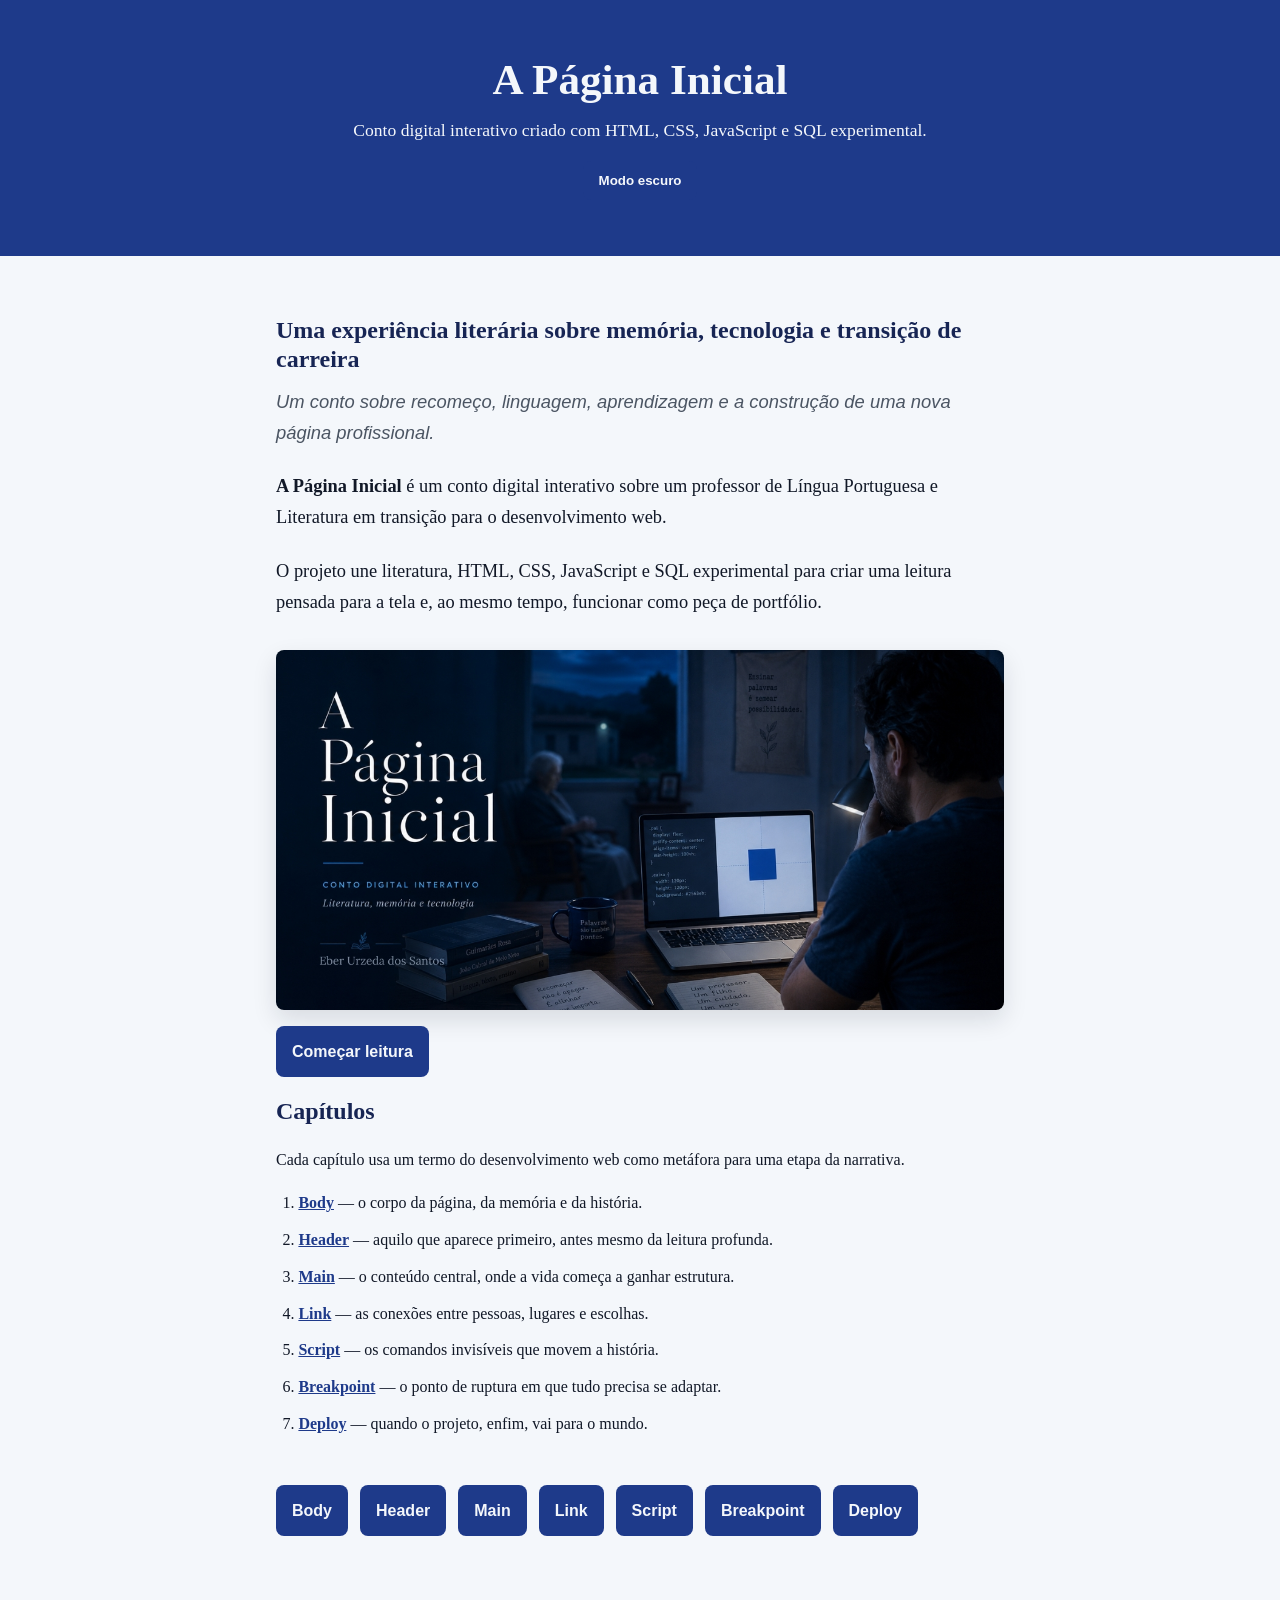
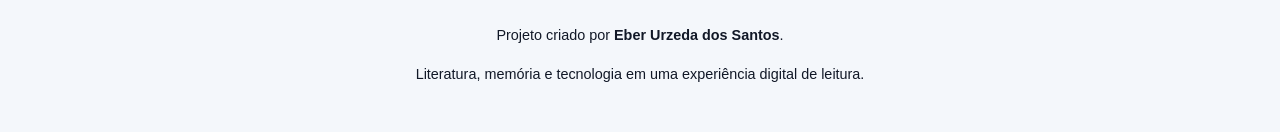
<file: index.html>
<!doctype html>
<html lang="pt-BR">
  <head>
    <meta charset="UTF-8" />
    <meta name="viewport" content="width=device-width, initial-scale=1.0" />

    <title>A Página Inicial | Conto digital interativo</title>

    <meta
      name="description"
      content="Conto digital interativo criado com HTML, CSS e JavaScript, unindo literatura, memória, tecnologia e transição de carreira."
    />

    <meta property="og:title" content="A Página Inicial" />
    <meta
      property="og:description"
      content="Um conto digital interativo sobre memória, tecnologia e recomeço profissional."
    />
    <meta property="og:type" content="website" />

    <link rel="icon" type="image/svg+xml" href="assets/favicon/favicon.svg" />
    <link rel="stylesheet" href="css/style.css" />
  </head>

  <body>
    <div class="barra-container" aria-hidden="true">
      <div class="barra-progresso"></div>
    </div>

    <header class="cabecalho">
      <h1>A Página Inicial</h1>

      <p>
        Conto digital interativo criado com HTML, CSS, JavaScript e SQL
        experimental.
      </p>

      <button id="botao-tema" type="button" aria-label="Alternar tema claro e escuro">
        Alternar tema
      </button>
    </header>

    <main class="conteudo">
      <section class="apresentacao" aria-labelledby="titulo-apresentacao">
        <h2 id="titulo-apresentacao">
          Uma experiência literária sobre memória, tecnologia e transição de
          carreira
        </h2>

        <p class="subtitulo-capitulo">
          Um conto sobre recomeço, linguagem, aprendizagem e a construção de uma
          nova página profissional.
        </p>

        <p>
          <strong>A Página Inicial</strong> é um conto digital interativo sobre
          um professor de Língua Portuguesa e Literatura em transição para o
          desenvolvimento web.
        </p>

        <p>
          O projeto une literatura, HTML, CSS, JavaScript e SQL experimental
          para criar uma leitura pensada para a tela e, ao mesmo tempo, funcionar
          como peça de portfólio.
        </p>

        <p id="ultimo-capitulo"></p>

        <img
          class="imagem-apresentacao"
          src="assets/imagens/a-pagina-inicial.jpg"
          alt="Imagem de apresentação do conto A Página Inicial"
        />

        <a class="botao" href="capitulos/body.html">Começar leitura</a>
      </section>

      <section class="capitulos" aria-labelledby="titulo-capitulos">
        <h2 id="titulo-capitulos">Capítulos</h2>

        <p>
          Cada capítulo usa um termo do desenvolvimento web como metáfora para
          uma etapa da narrativa.
        </p>

        <ol>
          <li>
            <a href="capitulos/body.html">Body</a>
            — o corpo da página, da memória e da história.
          </li>

          <li>
            <a href="capitulos/header.html">Header</a>
            — aquilo que aparece primeiro, antes mesmo da leitura profunda.
          </li>

          <li>
            <a href="capitulos/main.html">Main</a>
            — o conteúdo central, onde a vida começa a ganhar estrutura.
          </li>

          <li>
            <a href="capitulos/link.html">Link</a>
            — as conexões entre pessoas, lugares e escolhas.
          </li>

          <li>
            <a href="capitulos/script.html">Script</a>
            — os comandos invisíveis que movem a história.
          </li>

          <li>
            <a href="capitulos/breakpoint.html">Breakpoint</a>
            — o ponto de ruptura em que tudo precisa se adaptar.
          </li>

          <li>
            <a href="capitulos/deploy.html">Deploy</a>
            — quando o projeto, enfim, vai para o mundo.
          </li>
        </ol>
      </section>

      <nav class="navegacao-capitulos" aria-label="Navegação dos capítulos">
        <a href="capitulos/body.html">Body</a>
        <a href="capitulos/header.html">Header</a>
        <a href="capitulos/main.html">Main</a>
        <a href="capitulos/link.html">Link</a>
        <a href="capitulos/script.html">Script</a>
        <a href="capitulos/breakpoint.html">Breakpoint</a>
        <a href="capitulos/deploy.html">Deploy</a>
      </nav>
    </main>

    <footer class="rodape">
      <p>
        Projeto criado por
        <strong>Eber Urzeda dos Santos</strong>.
      </p>

      <p>
        Literatura, memória e tecnologia em uma experiência digital de leitura.
      </p>
    </footer>

    <button id="voltar-topo" type="button" aria-label="Voltar ao topo">
      ↑
    </button>

    <script src="js/script.js"></script>
  </body>
</html>
</file>
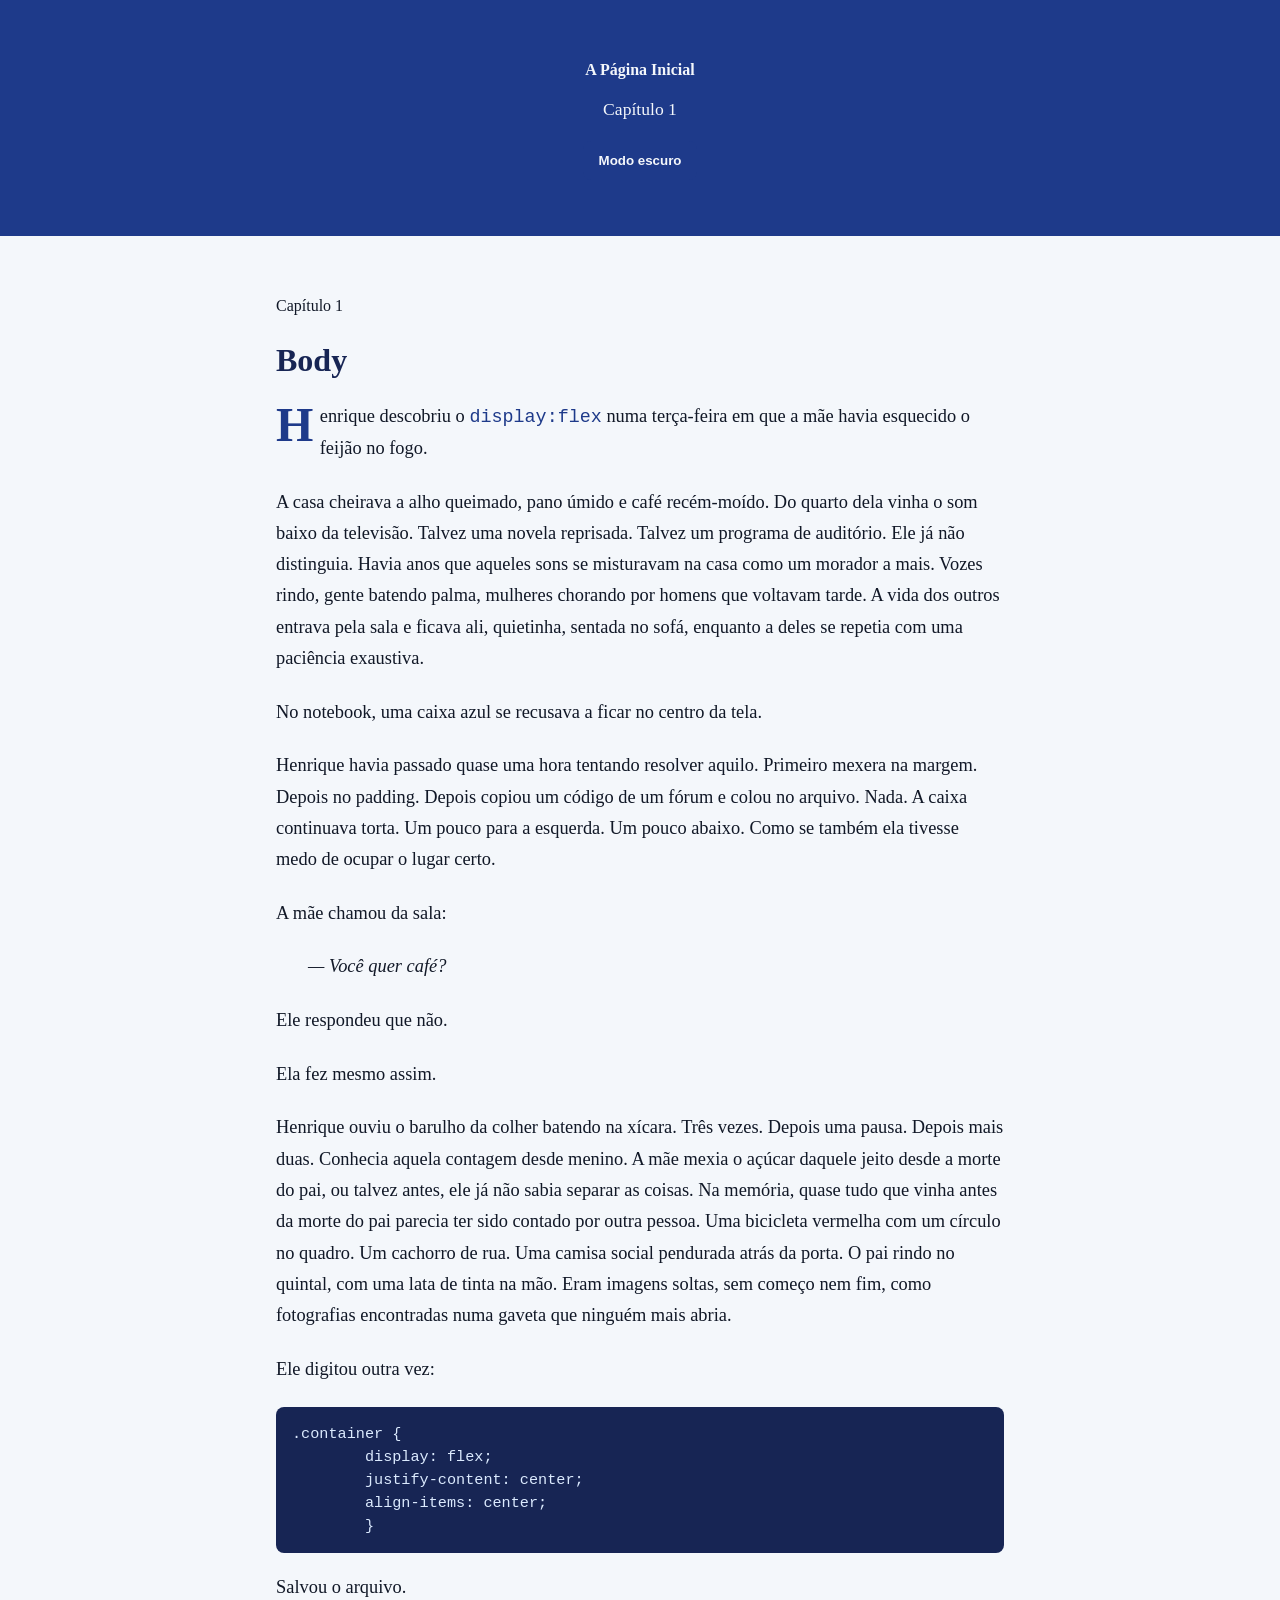
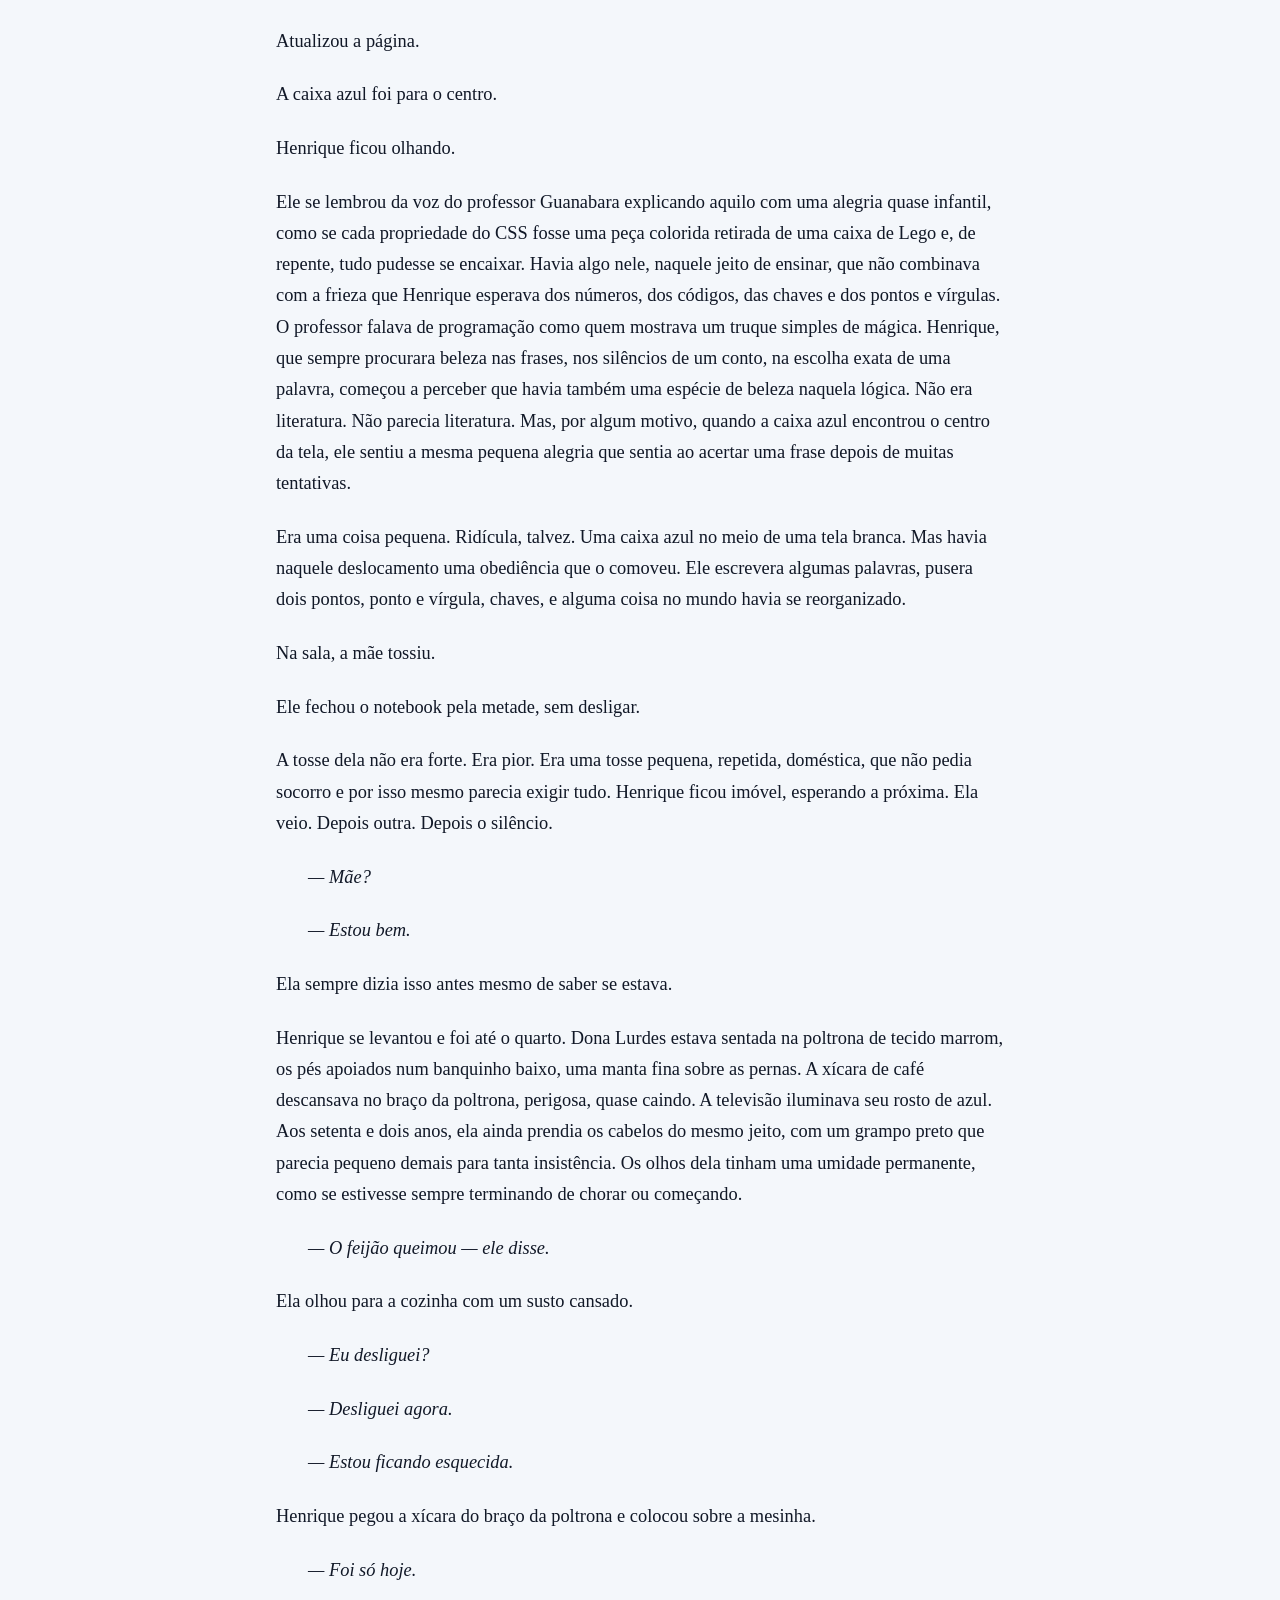
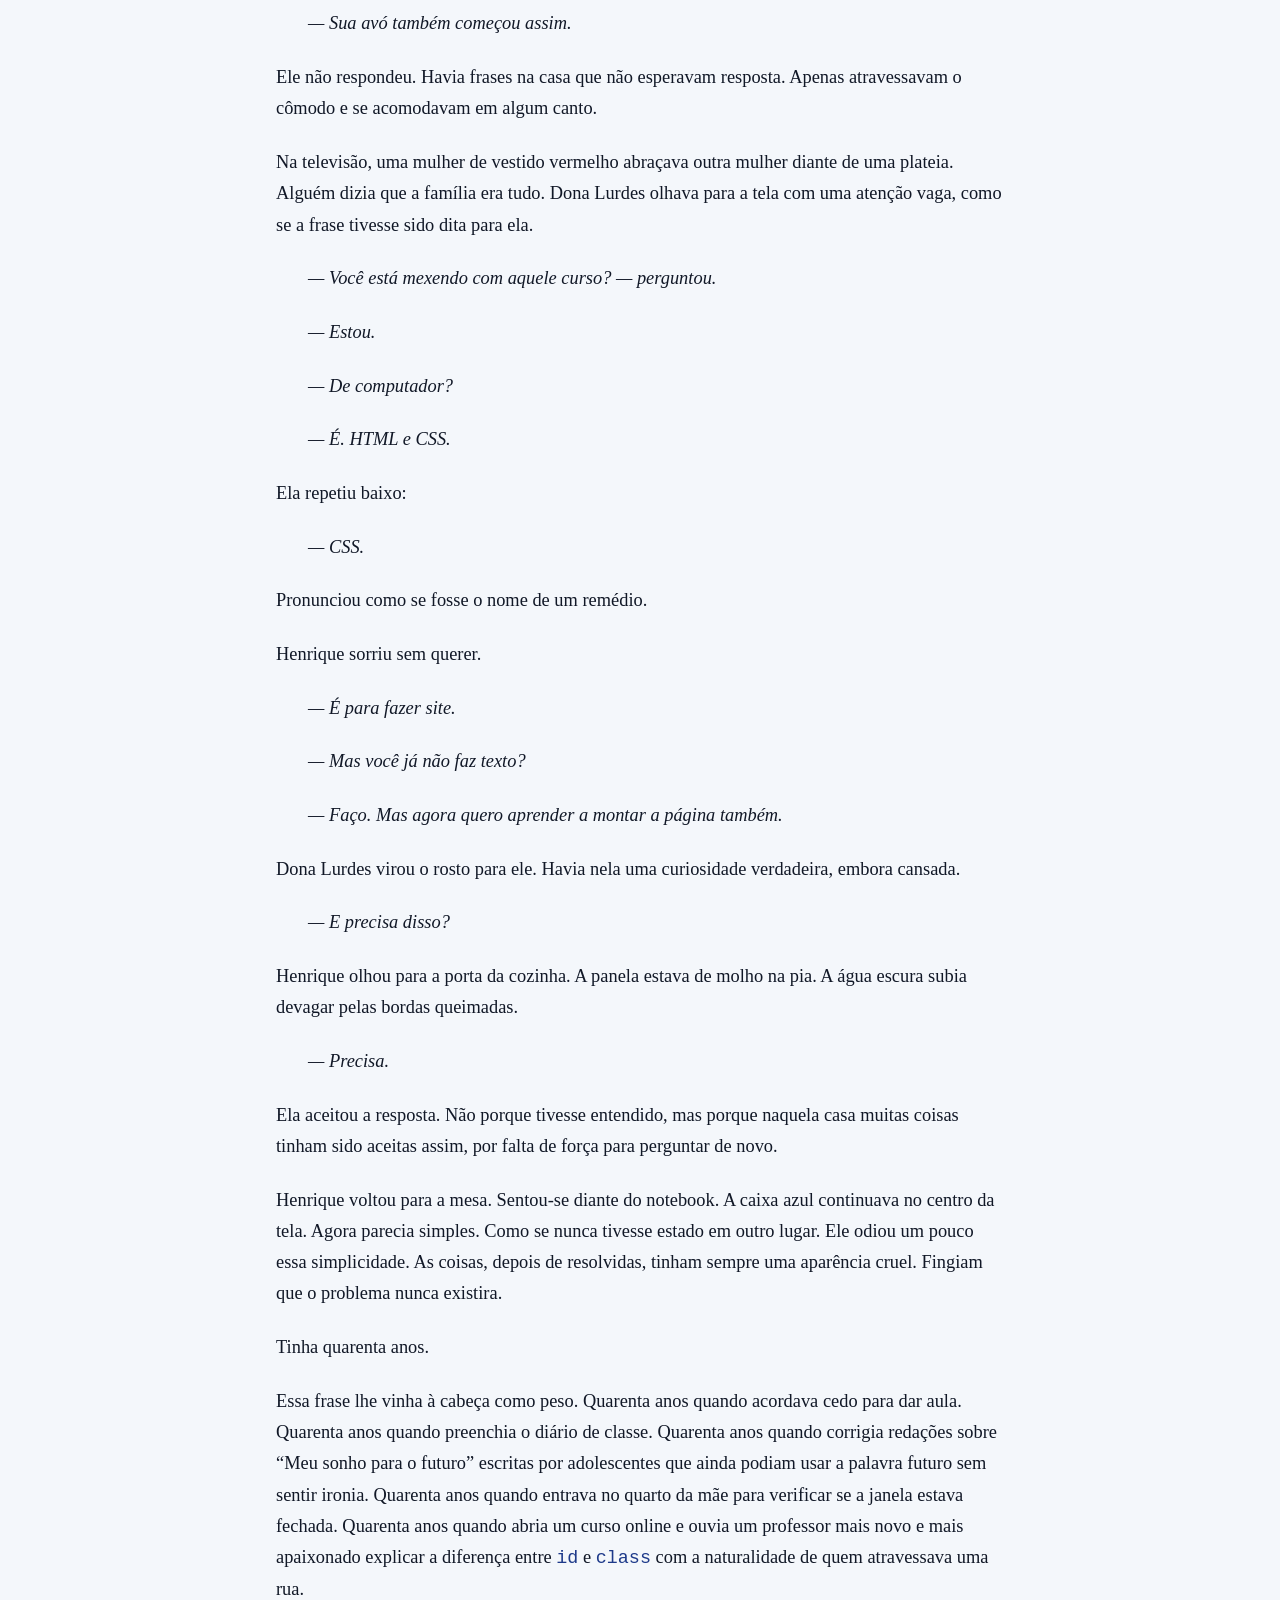
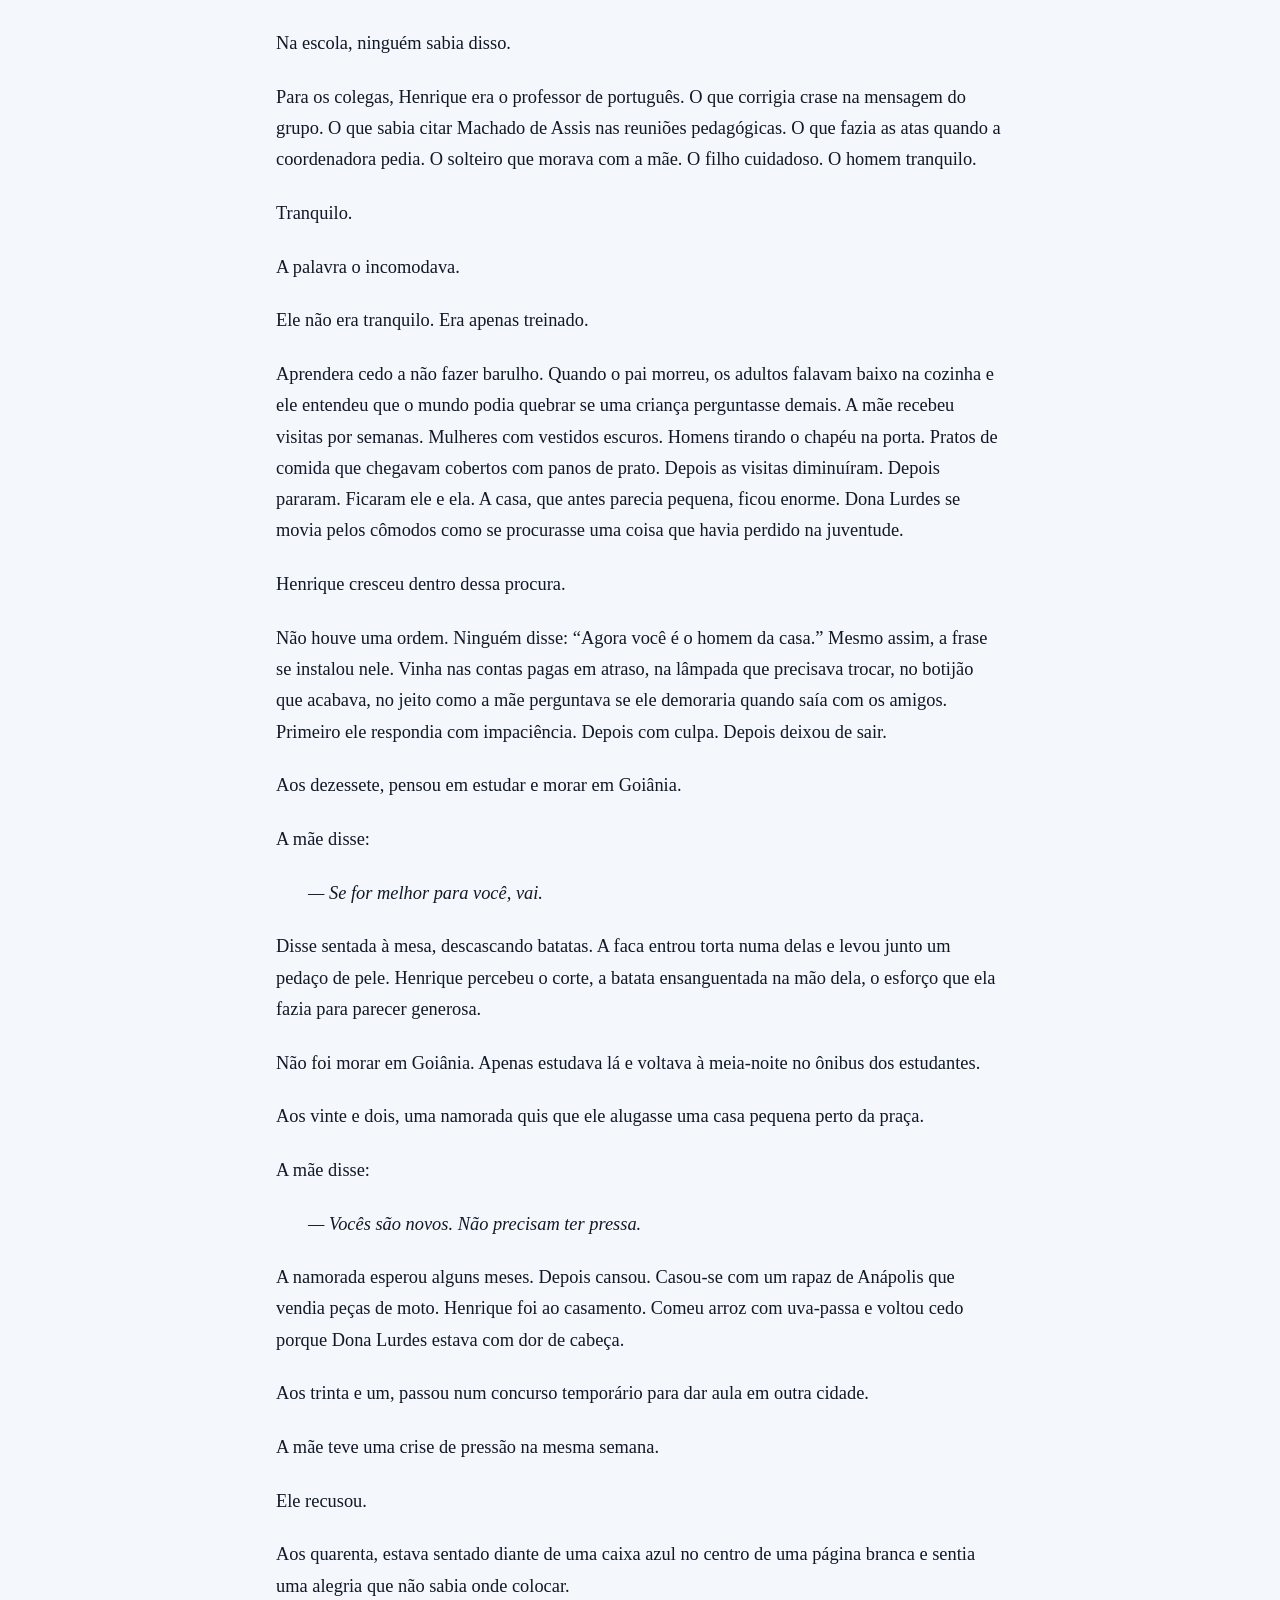
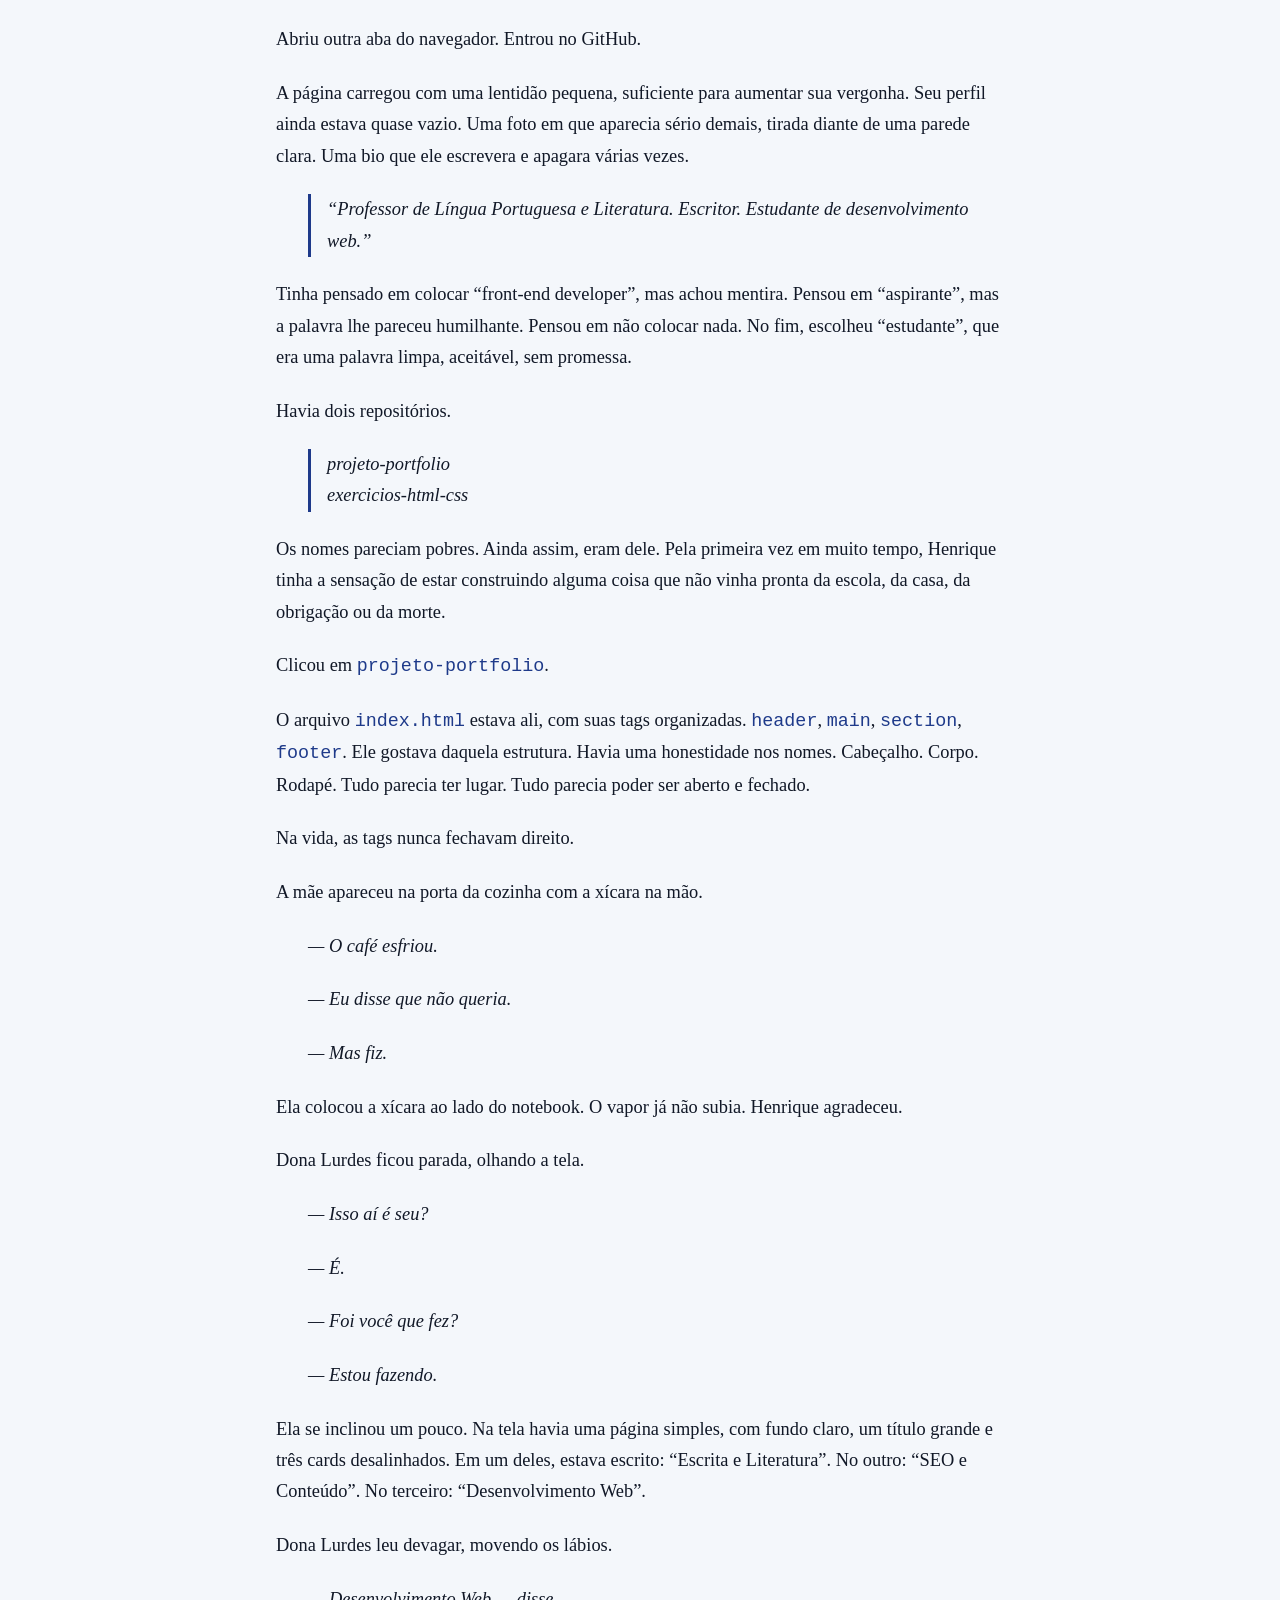
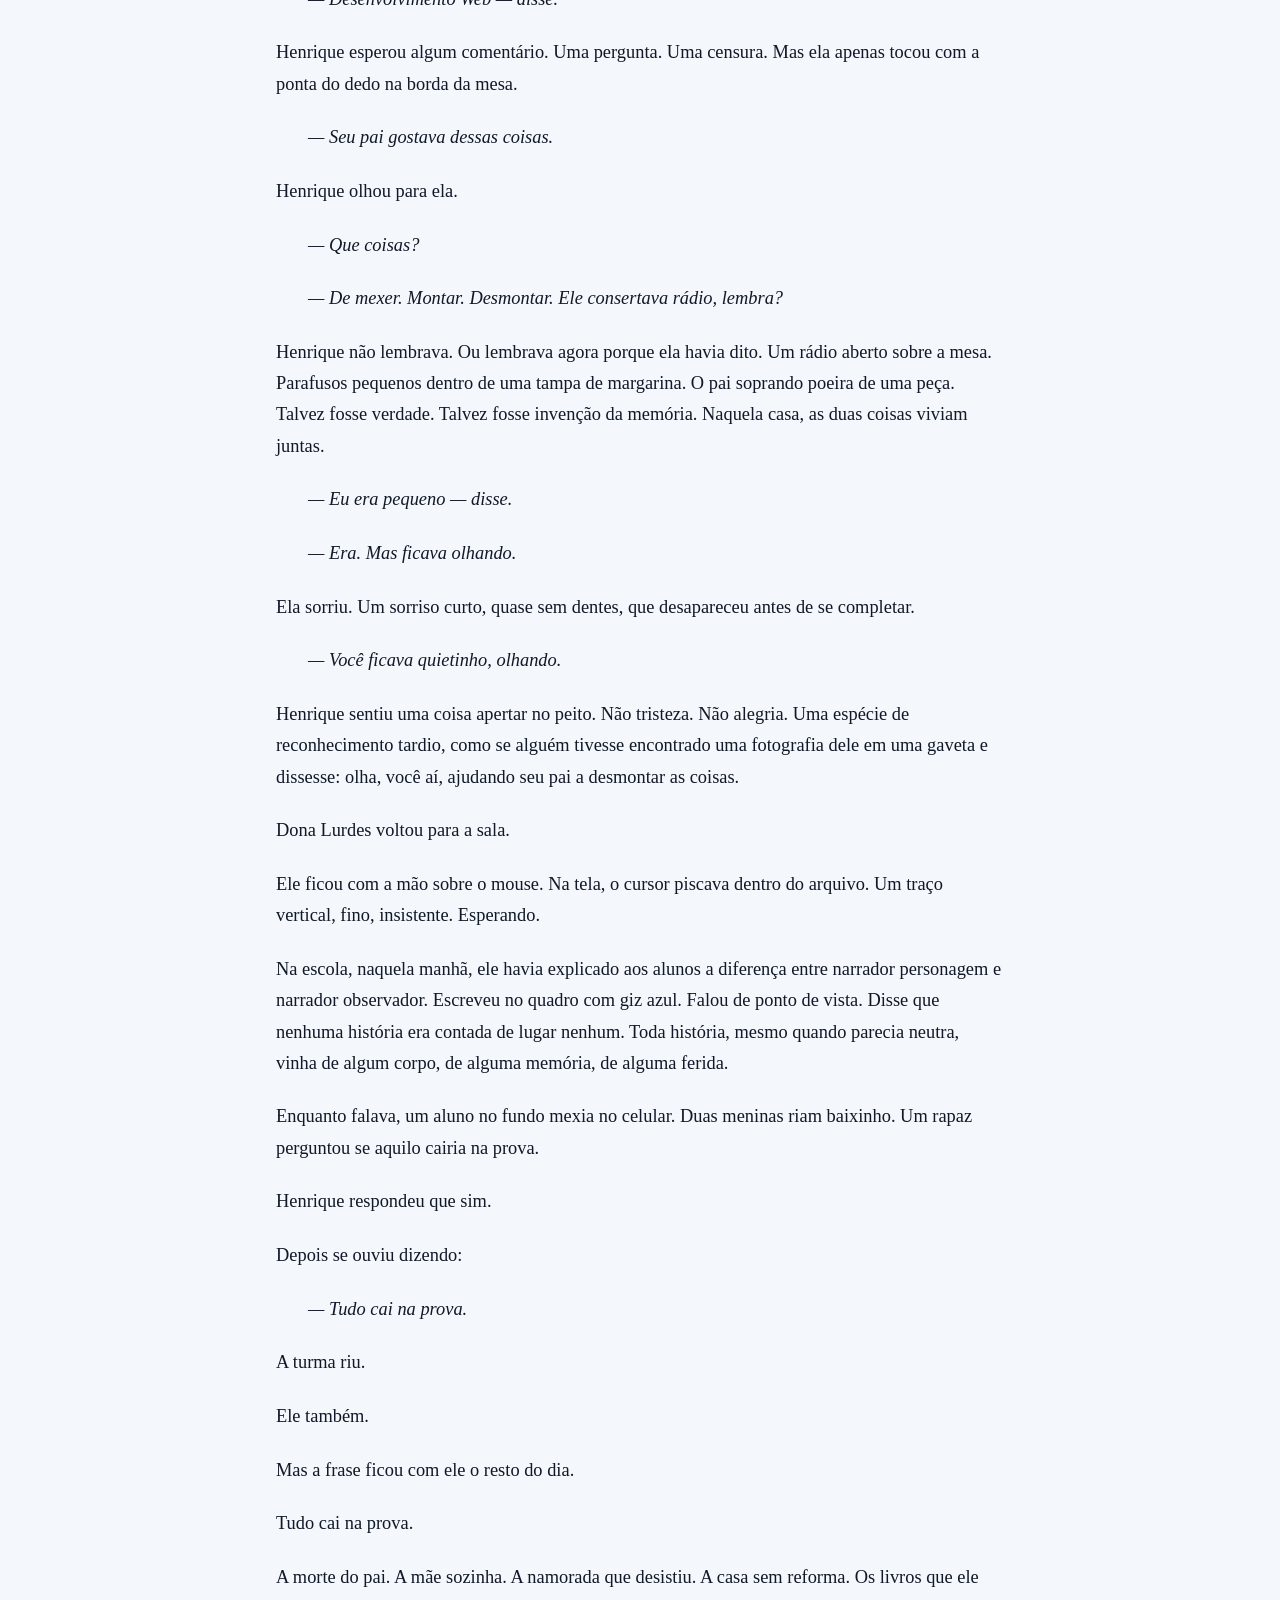
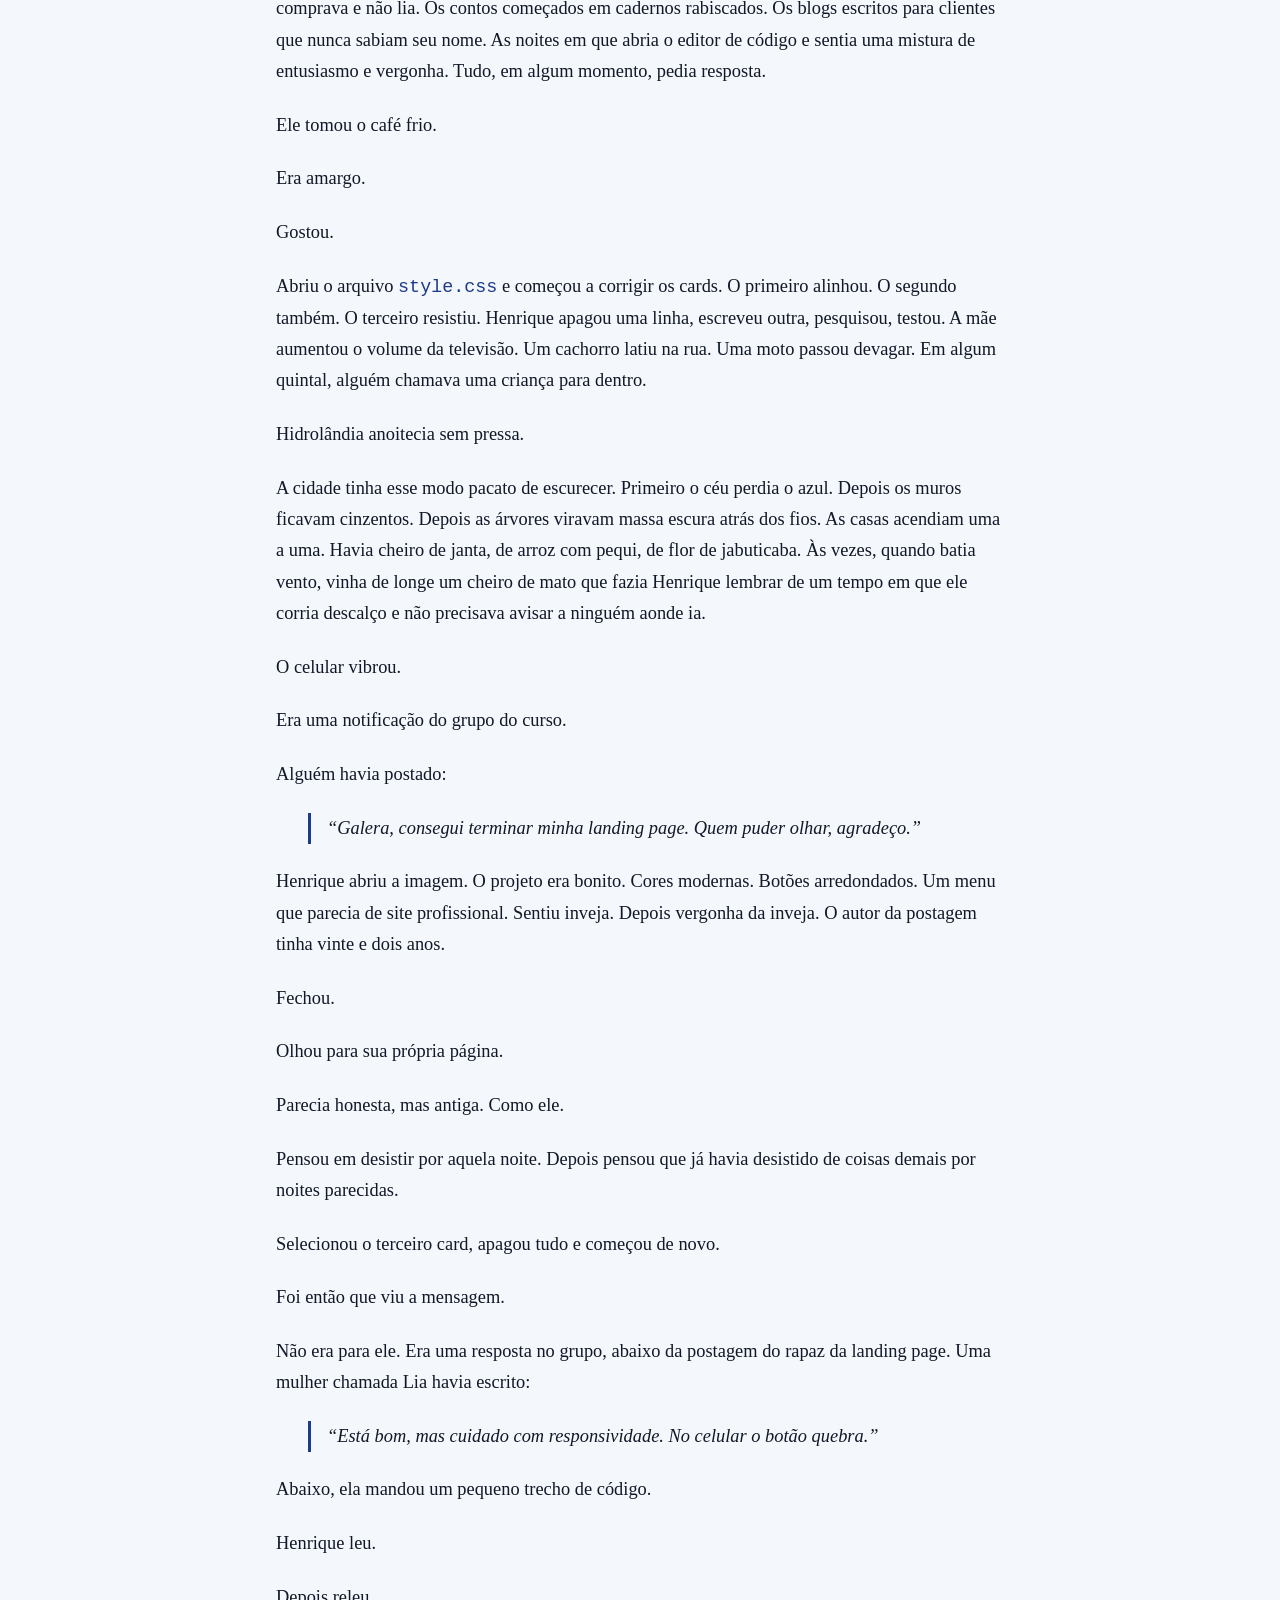
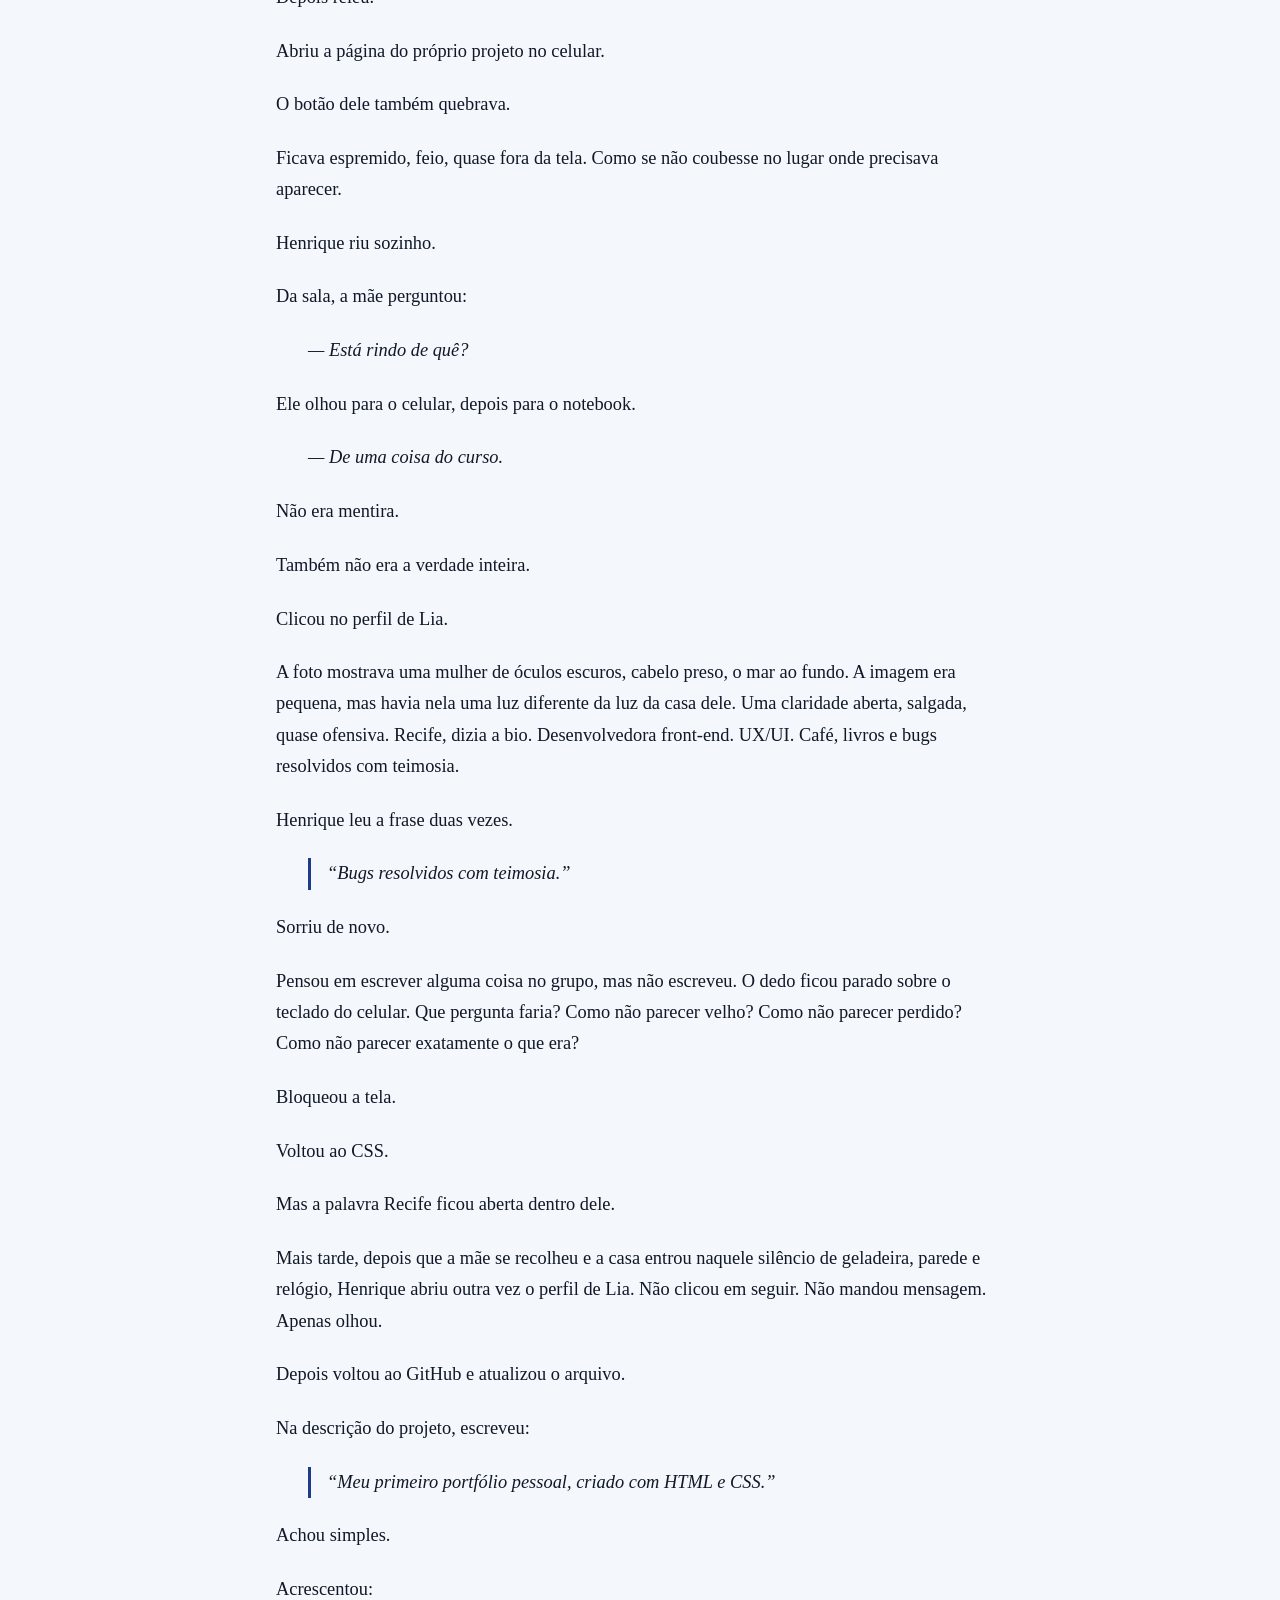
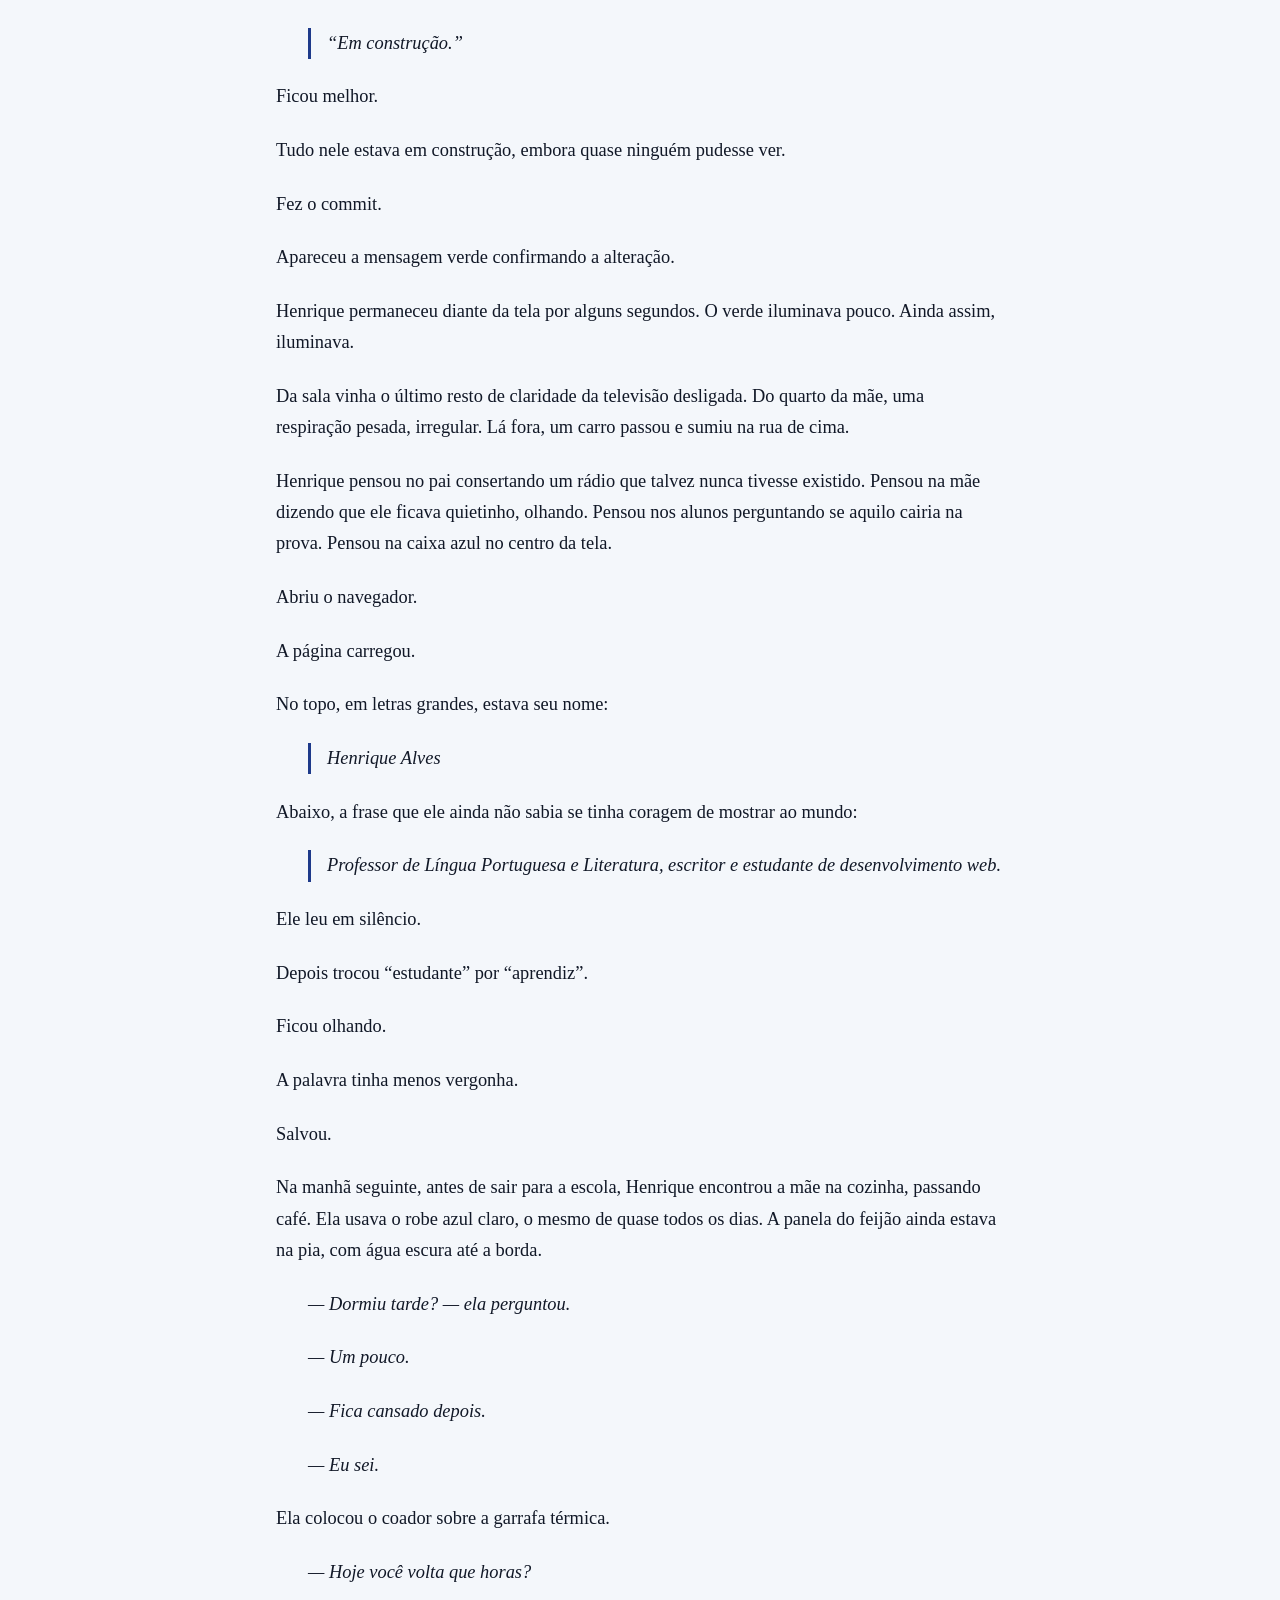
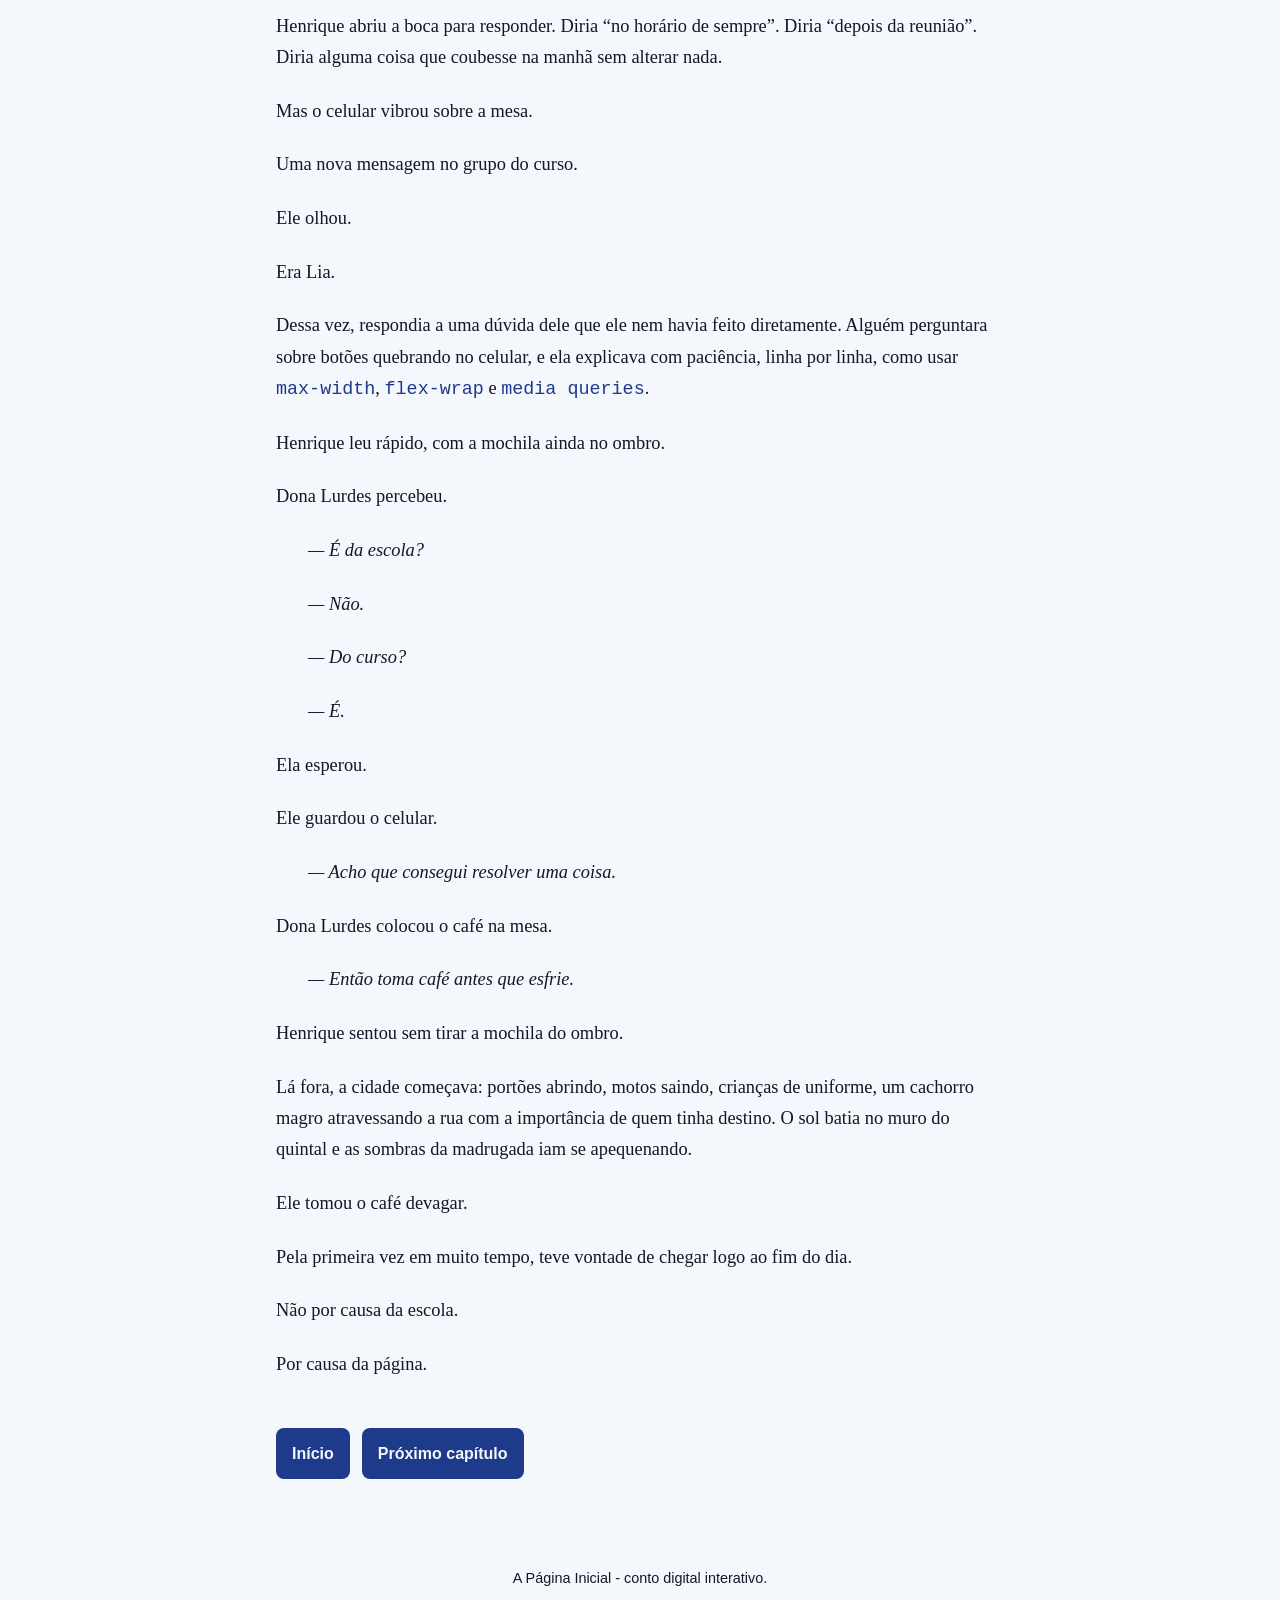
<file: capitulos/body.html>
<!doctype html>
<html lang="pt-BR">
  <head>
    <meta charset="UTF-8" />
    <meta name="viewport" content="width=device-width, initial-scale=1.0" />
    <title>Body | A Página Inicial</title>
    <meta
      name="description"
      content="Capítulo Body do conto digital A Página Inicial."
    />
    <link
      rel="icon"
      type="image/svg+xml"
      href="../assets/favicon/favicon.svg"
    />
    <link rel="stylesheet" href="../css/style.css" />
  </head>
  <body>
    <header class="cabecalho">
      <a href="../index.html" class="logo">A Página Inicial</a>
      <p>Capítulo 1</p>
      <button id="botao-tema" type="button" aria-pressed="false">
        Modo escuro
      </button>
    </header>

    <main class="capitulo">
      <p class="numero-capitulo">Capítulo 1</p>
      <h1>Body</h1>

      <article>
        <p>
          Henrique descobriu o <code>display:flex</code> numa terça-feira em que
          a mãe havia esquecido o feijão no fogo.
        </p>

        <p>
          A casa cheirava a alho queimado, pano úmido e café recém-moído. Do
          quarto dela vinha o som baixo da televisão. Talvez uma novela
          reprisada. Talvez um programa de auditório. Ele já não distinguia.
          Havia anos que aqueles sons se misturavam na casa como um morador a
          mais. Vozes rindo, gente batendo palma, mulheres chorando por homens
          que voltavam tarde. A vida dos outros entrava pela sala e ficava ali,
          quietinha, sentada no sofá, enquanto a deles se repetia com uma
          paciência exaustiva.
        </p>

        <p>
          No notebook, uma caixa azul se recusava a ficar no centro da tela.
        </p>

        <p>
          Henrique havia passado quase uma hora tentando resolver aquilo.
          Primeiro mexera na margem. Depois no padding. Depois copiou um código
          de um fórum e colou no arquivo. Nada. A caixa continuava torta. Um
          pouco para a esquerda. Um pouco abaixo. Como se também ela tivesse
          medo de ocupar o lugar certo.
        </p>

        <p>A mãe chamou da sala:</p>

        <p class="dialogo">— Você quer café?</p>

        <p>Ele respondeu que não.</p>

        <p>Ela fez mesmo assim.</p>

        <p>
          Henrique ouviu o barulho da colher batendo na xícara. Três vezes.
          Depois uma pausa. Depois mais duas. Conhecia aquela contagem desde
          menino. A mãe mexia o açúcar daquele jeito desde a morte do pai, ou
          talvez antes, ele já não sabia separar as coisas. Na memória, quase
          tudo que vinha antes da morte do pai parecia ter sido contado por
          outra pessoa. Uma bicicleta vermelha com um círculo no quadro. Um
          cachorro de rua. Uma camisa social pendurada atrás da porta. O pai
          rindo no quintal, com uma lata de tinta na mão. Eram imagens soltas,
          sem começo nem fim, como fotografias encontradas numa gaveta que
          ninguém mais abria.
        </p>

        <p>Ele digitou outra vez:</p>

        <pre><code>.container {
        display: flex;
        justify-content: center;
        align-items: center;
        }</code></pre>

        <p>Salvou o arquivo.</p>

        <p>Atualizou a página.</p>

        <p>A caixa azul foi para o centro.</p>

        <p>Henrique ficou olhando.</p>

        <p>
          Ele se lembrou da voz do professor Guanabara explicando aquilo com uma
          alegria quase infantil, como se cada propriedade do CSS fosse uma peça
          colorida retirada de uma caixa de Lego e, de repente, tudo pudesse se
          encaixar. Havia algo nele, naquele jeito de ensinar, que não combinava
          com a frieza que Henrique esperava dos números, dos códigos, das
          chaves e dos pontos e vírgulas. O professor falava de programação como
          quem mostrava um truque simples de mágica. Henrique, que sempre
          procurara beleza nas frases, nos silêncios de um conto, na escolha
          exata de uma palavra, começou a perceber que havia também uma espécie
          de beleza naquela lógica. Não era literatura. Não parecia literatura.
          Mas, por algum motivo, quando a caixa azul encontrou o centro da tela,
          ele sentiu a mesma pequena alegria que sentia ao acertar uma frase
          depois de muitas tentativas.
        </p>

        <p>
          Era uma coisa pequena. Ridícula, talvez. Uma caixa azul no meio de uma
          tela branca. Mas havia naquele deslocamento uma obediência que o
          comoveu. Ele escrevera algumas palavras, pusera dois pontos, ponto e
          vírgula, chaves, e alguma coisa no mundo havia se reorganizado.
        </p>

        <p>Na sala, a mãe tossiu.</p>

        <p>Ele fechou o notebook pela metade, sem desligar.</p>

        <p>
          A tosse dela não era forte. Era pior. Era uma tosse pequena, repetida,
          doméstica, que não pedia socorro e por isso mesmo parecia exigir tudo.
          Henrique ficou imóvel, esperando a próxima. Ela veio. Depois outra.
          Depois o silêncio.
        </p>

        <p class="dialogo">— Mãe?</p>

        <p class="dialogo">— Estou bem.</p>

        <p>Ela sempre dizia isso antes mesmo de saber se estava.</p>

        <p>
          Henrique se levantou e foi até o quarto. Dona Lurdes estava sentada na
          poltrona de tecido marrom, os pés apoiados num banquinho baixo, uma
          manta fina sobre as pernas. A xícara de café descansava no braço da
          poltrona, perigosa, quase caindo. A televisão iluminava seu rosto de
          azul. Aos setenta e dois anos, ela ainda prendia os cabelos do mesmo
          jeito, com um grampo preto que parecia pequeno demais para tanta
          insistência. Os olhos dela tinham uma umidade permanente, como se
          estivesse sempre terminando de chorar ou começando.
        </p>

        <p class="dialogo">— O feijão queimou — ele disse.</p>

        <p>Ela olhou para a cozinha com um susto cansado.</p>

        <p class="dialogo">— Eu desliguei?</p>

        <p class="dialogo">— Desliguei agora.</p>

        <p class="dialogo">— Estou ficando esquecida.</p>

        <p>
          Henrique pegou a xícara do braço da poltrona e colocou sobre a
          mesinha.
        </p>

        <p class="dialogo">— Foi só hoje.</p>

        <p class="dialogo">— Sua avó também começou assim.</p>

        <p>
          Ele não respondeu. Havia frases na casa que não esperavam resposta.
          Apenas atravessavam o cômodo e se acomodavam em algum canto.
        </p>

        <p>
          Na televisão, uma mulher de vestido vermelho abraçava outra mulher
          diante de uma plateia. Alguém dizia que a família era tudo. Dona
          Lurdes olhava para a tela com uma atenção vaga, como se a frase
          tivesse sido dita para ela.
        </p>

        <p class="dialogo">
          — Você está mexendo com aquele curso? — perguntou.
        </p>

        <p class="dialogo">— Estou.</p>

        <p class="dialogo">— De computador?</p>

        <p class="dialogo">— É. HTML e CSS.</p>

        <p>Ela repetiu baixo:</p>

        <p class="dialogo">— CSS.</p>

        <p>Pronunciou como se fosse o nome de um remédio.</p>

        <p>Henrique sorriu sem querer.</p>

        <p class="dialogo">— É para fazer site.</p>

        <p class="dialogo">— Mas você já não faz texto?</p>

        <p class="dialogo">
          — Faço. Mas agora quero aprender a montar a página também.
        </p>

        <p>
          Dona Lurdes virou o rosto para ele. Havia nela uma curiosidade
          verdadeira, embora cansada.
        </p>

        <p class="dialogo">— E precisa disso?</p>

        <p>
          Henrique olhou para a porta da cozinha. A panela estava de molho na
          pia. A água escura subia devagar pelas bordas queimadas.
        </p>

        <p class="dialogo">— Precisa.</p>

        <p>
          Ela aceitou a resposta. Não porque tivesse entendido, mas porque
          naquela casa muitas coisas tinham sido aceitas assim, por falta de
          força para perguntar de novo.
        </p>

        <p>
          Henrique voltou para a mesa. Sentou-se diante do notebook. A caixa
          azul continuava no centro da tela. Agora parecia simples. Como se
          nunca tivesse estado em outro lugar. Ele odiou um pouco essa
          simplicidade. As coisas, depois de resolvidas, tinham sempre uma
          aparência cruel. Fingiam que o problema nunca existira.
        </p>

        <p>Tinha quarenta anos.</p>

        <p>
          Essa frase lhe vinha à cabeça como peso. Quarenta anos quando acordava
          cedo para dar aula. Quarenta anos quando preenchia o diário de classe.
          Quarenta anos quando corrigia redações sobre “Meu sonho para o futuro”
          escritas por adolescentes que ainda podiam usar a palavra futuro sem
          sentir ironia. Quarenta anos quando entrava no quarto da mãe para
          verificar se a janela estava fechada. Quarenta anos quando abria um
          curso online e ouvia um professor mais novo e mais apaixonado explicar
          a diferença entre <code>id</code> e <code>class</code> com a
          naturalidade de quem atravessava uma rua.
        </p>

        <p>Na escola, ninguém sabia disso.</p>

        <p>
          Para os colegas, Henrique era o professor de português. O que corrigia
          crase na mensagem do grupo. O que sabia citar Machado de Assis nas
          reuniões pedagógicas. O que fazia as atas quando a coordenadora pedia.
          O solteiro que morava com a mãe. O filho cuidadoso. O homem tranquilo.
        </p>

        <p>Tranquilo.</p>

        <p>A palavra o incomodava.</p>

        <p>Ele não era tranquilo. Era apenas treinado.</p>

        <p>
          Aprendera cedo a não fazer barulho. Quando o pai morreu, os adultos
          falavam baixo na cozinha e ele entendeu que o mundo podia quebrar se
          uma criança perguntasse demais. A mãe recebeu visitas por semanas.
          Mulheres com vestidos escuros. Homens tirando o chapéu na porta.
          Pratos de comida que chegavam cobertos com panos de prato. Depois as
          visitas diminuíram. Depois pararam. Ficaram ele e ela. A casa, que
          antes parecia pequena, ficou enorme. Dona Lurdes se movia pelos
          cômodos como se procurasse uma coisa que havia perdido na juventude.
        </p>

        <p>Henrique cresceu dentro dessa procura.</p>

        <p>
          Não houve uma ordem. Ninguém disse: “Agora você é o homem da casa.”
          Mesmo assim, a frase se instalou nele. Vinha nas contas pagas em
          atraso, na lâmpada que precisava trocar, no botijão que acabava, no
          jeito como a mãe perguntava se ele demoraria quando saía com os
          amigos. Primeiro ele respondia com impaciência. Depois com culpa.
          Depois deixou de sair.
        </p>

        <p>Aos dezessete, pensou em estudar e morar em Goiânia.</p>

        <p>A mãe disse:</p>

        <p class="dialogo">— Se for melhor para você, vai.</p>

        <p>
          Disse sentada à mesa, descascando batatas. A faca entrou torta numa
          delas e levou junto um pedaço de pele. Henrique percebeu o corte, a
          batata ensanguentada na mão dela, o esforço que ela fazia para parecer
          generosa.
        </p>

        <p>
          Não foi morar em Goiânia. Apenas estudava lá e voltava à meia-noite no
          ônibus dos estudantes.
        </p>

        <p>
          Aos vinte e dois, uma namorada quis que ele alugasse uma casa pequena
          perto da praça.
        </p>

        <p>A mãe disse:</p>

        <p class="dialogo">— Vocês são novos. Não precisam ter pressa.</p>

        <p>
          A namorada esperou alguns meses. Depois cansou. Casou-se com um rapaz
          de Anápolis que vendia peças de moto. Henrique foi ao casamento. Comeu
          arroz com uva-passa e voltou cedo porque Dona Lurdes estava com dor de
          cabeça.
        </p>

        <p>
          Aos trinta e um, passou num concurso temporário para dar aula em outra
          cidade.
        </p>

        <p>A mãe teve uma crise de pressão na mesma semana.</p>

        <p>Ele recusou.</p>

        <p>
          Aos quarenta, estava sentado diante de uma caixa azul no centro de uma
          página branca e sentia uma alegria que não sabia onde colocar.
        </p>

        <p>Abriu outra aba do navegador. Entrou no GitHub.</p>

        <p>
          A página carregou com uma lentidão pequena, suficiente para aumentar
          sua vergonha. Seu perfil ainda estava quase vazio. Uma foto em que
          aparecia sério demais, tirada diante de uma parede clara. Uma bio que
          ele escrevera e apagara várias vezes.
        </p>

        <p class="citacao">
          “Professor de Língua Portuguesa e Literatura. Escritor. Estudante de
          desenvolvimento web.”
        </p>

        <p>
          Tinha pensado em colocar “front-end developer”, mas achou mentira.
          Pensou em “aspirante”, mas a palavra lhe pareceu humilhante. Pensou em
          não colocar nada. No fim, escolheu “estudante”, que era uma palavra
          limpa, aceitável, sem promessa.
        </p>

        <p>Havia dois repositórios.</p>

        <p class="citacao">
          projeto-portfolio<br />
          exercicios-html-css
        </p>

        <p>
          Os nomes pareciam pobres. Ainda assim, eram dele. Pela primeira vez em
          muito tempo, Henrique tinha a sensação de estar construindo alguma
          coisa que não vinha pronta da escola, da casa, da obrigação ou da
          morte.
        </p>

        <p>Clicou em <code>projeto-portfolio</code>.</p>

        <p>
          O arquivo <code>index.html</code> estava ali, com suas tags
          organizadas. <code>header</code>, <code>main</code>,
          <code>section</code>, <code>footer</code>. Ele gostava daquela
          estrutura. Havia uma honestidade nos nomes. Cabeçalho. Corpo. Rodapé.
          Tudo parecia ter lugar. Tudo parecia poder ser aberto e fechado.
        </p>

        <p>Na vida, as tags nunca fechavam direito.</p>

        <p>A mãe apareceu na porta da cozinha com a xícara na mão.</p>

        <p class="dialogo">— O café esfriou.</p>

        <p class="dialogo">— Eu disse que não queria.</p>

        <p class="dialogo">— Mas fiz.</p>

        <p>
          Ela colocou a xícara ao lado do notebook. O vapor já não subia.
          Henrique agradeceu.
        </p>

        <p>Dona Lurdes ficou parada, olhando a tela.</p>

        <p class="dialogo">— Isso aí é seu?</p>

        <p class="dialogo">— É.</p>

        <p class="dialogo">— Foi você que fez?</p>

        <p class="dialogo">— Estou fazendo.</p>

        <p>
          Ela se inclinou um pouco. Na tela havia uma página simples, com fundo
          claro, um título grande e três cards desalinhados. Em um deles, estava
          escrito: “Escrita e Literatura”. No outro: “SEO e Conteúdo”. No
          terceiro: “Desenvolvimento Web”.
        </p>

        <p>Dona Lurdes leu devagar, movendo os lábios.</p>

        <p class="dialogo">— Desenvolvimento Web — disse.</p>

        <p>
          Henrique esperou algum comentário. Uma pergunta. Uma censura. Mas ela
          apenas tocou com a ponta do dedo na borda da mesa.
        </p>

        <p class="dialogo">— Seu pai gostava dessas coisas.</p>

        <p>Henrique olhou para ela.</p>

        <p class="dialogo">— Que coisas?</p>

        <p class="dialogo">
          — De mexer. Montar. Desmontar. Ele consertava rádio, lembra?
        </p>

        <p>
          Henrique não lembrava. Ou lembrava agora porque ela havia dito. Um
          rádio aberto sobre a mesa. Parafusos pequenos dentro de uma tampa de
          margarina. O pai soprando poeira de uma peça. Talvez fosse verdade.
          Talvez fosse invenção da memória. Naquela casa, as duas coisas viviam
          juntas.
        </p>

        <p class="dialogo">— Eu era pequeno — disse.</p>

        <p class="dialogo">— Era. Mas ficava olhando.</p>

        <p>
          Ela sorriu. Um sorriso curto, quase sem dentes, que desapareceu antes
          de se completar.
        </p>

        <p class="dialogo">— Você ficava quietinho, olhando.</p>

        <p>
          Henrique sentiu uma coisa apertar no peito. Não tristeza. Não alegria.
          Uma espécie de reconhecimento tardio, como se alguém tivesse
          encontrado uma fotografia dele em uma gaveta e dissesse: olha, você
          aí, ajudando seu pai a desmontar as coisas.
        </p>

        <p>Dona Lurdes voltou para a sala.</p>

        <p>
          Ele ficou com a mão sobre o mouse. Na tela, o cursor piscava dentro do
          arquivo. Um traço vertical, fino, insistente. Esperando.
        </p>

        <p>
          Na escola, naquela manhã, ele havia explicado aos alunos a diferença
          entre narrador personagem e narrador observador. Escreveu no quadro
          com giz azul. Falou de ponto de vista. Disse que nenhuma história era
          contada de lugar nenhum. Toda história, mesmo quando parecia neutra,
          vinha de algum corpo, de alguma memória, de alguma ferida.
        </p>

        <p>
          Enquanto falava, um aluno no fundo mexia no celular. Duas meninas riam
          baixinho. Um rapaz perguntou se aquilo cairia na prova.
        </p>

        <p>Henrique respondeu que sim.</p>

        <p>Depois se ouviu dizendo:</p>

        <p class="dialogo">— Tudo cai na prova.</p>

        <p>A turma riu.</p>

        <p>Ele também.</p>

        <p>Mas a frase ficou com ele o resto do dia.</p>

        <p>Tudo cai na prova.</p>

        <p>
          A morte do pai. A mãe sozinha. A namorada que desistiu. A casa sem
          reforma. Os livros que ele comprava e não lia. Os contos começados em
          cadernos rabiscados. Os blogs escritos para clientes que nunca sabiam
          seu nome. As noites em que abria o editor de código e sentia uma
          mistura de entusiasmo e vergonha. Tudo, em algum momento, pedia
          resposta.
        </p>

        <p>Ele tomou o café frio.</p>

        <p>Era amargo.</p>

        <p>Gostou.</p>

        <p>
          Abriu o arquivo <code>style.css</code> e começou a corrigir os cards.
          O primeiro alinhou. O segundo também. O terceiro resistiu. Henrique
          apagou uma linha, escreveu outra, pesquisou, testou. A mãe aumentou o
          volume da televisão. Um cachorro latiu na rua. Uma moto passou
          devagar. Em algum quintal, alguém chamava uma criança para dentro.
        </p>

        <p>Hidrolândia anoitecia sem pressa.</p>

        <p>
          A cidade tinha esse modo pacato de escurecer. Primeiro o céu perdia o
          azul. Depois os muros ficavam cinzentos. Depois as árvores viravam
          massa escura atrás dos fios. As casas acendiam uma a uma. Havia cheiro
          de janta, de arroz com pequi, de flor de jabuticaba. Às vezes, quando
          batia vento, vinha de longe um cheiro de mato que fazia Henrique
          lembrar de um tempo em que ele corria descalço e não precisava avisar
          a ninguém aonde ia.
        </p>

        <p>O celular vibrou.</p>

        <p>Era uma notificação do grupo do curso.</p>

        <p>Alguém havia postado:</p>

        <p class="citacao">
          “Galera, consegui terminar minha landing page. Quem puder olhar,
          agradeço.”
        </p>

        <p>
          Henrique abriu a imagem. O projeto era bonito. Cores modernas. Botões
          arredondados. Um menu que parecia de site profissional. Sentiu inveja.
          Depois vergonha da inveja. O autor da postagem tinha vinte e dois
          anos.
        </p>

        <p>Fechou.</p>

        <p>Olhou para sua própria página.</p>

        <p>Parecia honesta, mas antiga. Como ele.</p>

        <p>
          Pensou em desistir por aquela noite. Depois pensou que já havia
          desistido de coisas demais por noites parecidas.
        </p>

        <p>Selecionou o terceiro card, apagou tudo e começou de novo.</p>

        <p>Foi então que viu a mensagem.</p>

        <p>
          Não era para ele. Era uma resposta no grupo, abaixo da postagem do
          rapaz da landing page. Uma mulher chamada Lia havia escrito:
        </p>

        <p class="citacao">
          “Está bom, mas cuidado com responsividade. No celular o botão quebra.”
        </p>

        <p>Abaixo, ela mandou um pequeno trecho de código.</p>

        <p>Henrique leu.</p>

        <p>Depois releu.</p>

        <p>Abriu a página do próprio projeto no celular.</p>

        <p>O botão dele também quebrava.</p>

        <p>
          Ficava espremido, feio, quase fora da tela. Como se não coubesse no
          lugar onde precisava aparecer.
        </p>

        <p>Henrique riu sozinho.</p>

        <p>Da sala, a mãe perguntou:</p>

        <p class="dialogo">— Está rindo de quê?</p>

        <p>Ele olhou para o celular, depois para o notebook.</p>

        <p class="dialogo">— De uma coisa do curso.</p>

        <p>Não era mentira.</p>

        <p>Também não era a verdade inteira.</p>

        <p>Clicou no perfil de Lia.</p>

        <p>
          A foto mostrava uma mulher de óculos escuros, cabelo preso, o mar ao
          fundo. A imagem era pequena, mas havia nela uma luz diferente da luz
          da casa dele. Uma claridade aberta, salgada, quase ofensiva. Recife,
          dizia a bio. Desenvolvedora front-end. UX/UI. Café, livros e bugs
          resolvidos com teimosia.
        </p>

        <p>Henrique leu a frase duas vezes.</p>

        <p class="citacao">“Bugs resolvidos com teimosia.”</p>

        <p>Sorriu de novo.</p>

        <p>
          Pensou em escrever alguma coisa no grupo, mas não escreveu. O dedo
          ficou parado sobre o teclado do celular. Que pergunta faria? Como não
          parecer velho? Como não parecer perdido? Como não parecer exatamente o
          que era?
        </p>

        <p>Bloqueou a tela.</p>

        <p>Voltou ao CSS.</p>

        <p>Mas a palavra Recife ficou aberta dentro dele.</p>

        <p>
          Mais tarde, depois que a mãe se recolheu e a casa entrou naquele
          silêncio de geladeira, parede e relógio, Henrique abriu outra vez o
          perfil de Lia. Não clicou em seguir. Não mandou mensagem. Apenas
          olhou.
        </p>

        <p>Depois voltou ao GitHub e atualizou o arquivo.</p>

        <p>Na descrição do projeto, escreveu:</p>

        <p class="citacao">
          “Meu primeiro portfólio pessoal, criado com HTML e CSS.”
        </p>

        <p>Achou simples.</p>

        <p>Acrescentou:</p>

        <p class="citacao">“Em construção.”</p>

        <p>Ficou melhor.</p>

        <p>Tudo nele estava em construção, embora quase ninguém pudesse ver.</p>

        <p>Fez o commit.</p>

        <p>Apareceu a mensagem verde confirmando a alteração.</p>

        <p>
          Henrique permaneceu diante da tela por alguns segundos. O verde
          iluminava pouco. Ainda assim, iluminava.
        </p>

        <p>
          Da sala vinha o último resto de claridade da televisão desligada. Do
          quarto da mãe, uma respiração pesada, irregular. Lá fora, um carro
          passou e sumiu na rua de cima.
        </p>

        <p>
          Henrique pensou no pai consertando um rádio que talvez nunca tivesse
          existido. Pensou na mãe dizendo que ele ficava quietinho, olhando.
          Pensou nos alunos perguntando se aquilo cairia na prova. Pensou na
          caixa azul no centro da tela.
        </p>

        <p>Abriu o navegador.</p>

        <p>A página carregou.</p>

        <p>No topo, em letras grandes, estava seu nome:</p>

        <p class="citacao">Henrique Alves</p>

        <p>
          Abaixo, a frase que ele ainda não sabia se tinha coragem de mostrar ao
          mundo:
        </p>

        <p class="citacao">
          Professor de Língua Portuguesa e Literatura, escritor e estudante de
          desenvolvimento web.
        </p>

        <p>Ele leu em silêncio.</p>

        <p>Depois trocou “estudante” por “aprendiz”.</p>

        <p>Ficou olhando.</p>

        <p>A palavra tinha menos vergonha.</p>

        <p>Salvou.</p>

        <p>
          Na manhã seguinte, antes de sair para a escola, Henrique encontrou a
          mãe na cozinha, passando café. Ela usava o robe azul claro, o mesmo de
          quase todos os dias. A panela do feijão ainda estava na pia, com água
          escura até a borda.
        </p>

        <p class="dialogo">— Dormiu tarde? — ela perguntou.</p>

        <p class="dialogo">— Um pouco.</p>

        <p class="dialogo">— Fica cansado depois.</p>

        <p class="dialogo">— Eu sei.</p>

        <p>Ela colocou o coador sobre a garrafa térmica.</p>

        <p class="dialogo">— Hoje você volta que horas?</p>

        <p>
          Henrique abriu a boca para responder. Diria “no horário de sempre”.
          Diria “depois da reunião”. Diria alguma coisa que coubesse na manhã
          sem alterar nada.
        </p>

        <p>Mas o celular vibrou sobre a mesa.</p>

        <p>Uma nova mensagem no grupo do curso.</p>

        <p>Ele olhou.</p>

        <p>Era Lia.</p>

        <p>
          Dessa vez, respondia a uma dúvida dele que ele nem havia feito
          diretamente. Alguém perguntara sobre botões quebrando no celular, e
          ela explicava com paciência, linha por linha, como usar
          <code>max-width</code>, <code>flex-wrap</code> e
          <code>media queries</code>.
        </p>

        <p>Henrique leu rápido, com a mochila ainda no ombro.</p>

        <p>Dona Lurdes percebeu.</p>

        <p class="dialogo">— É da escola?</p>

        <p class="dialogo">— Não.</p>

        <p class="dialogo">— Do curso?</p>

        <p class="dialogo">— É.</p>

        <p>Ela esperou.</p>

        <p>Ele guardou o celular.</p>

        <p class="dialogo">— Acho que consegui resolver uma coisa.</p>

        <p>Dona Lurdes colocou o café na mesa.</p>

        <p class="dialogo">— Então toma café antes que esfrie.</p>

        <p>Henrique sentou sem tirar a mochila do ombro.</p>

        <p>
          Lá fora, a cidade começava: portões abrindo, motos saindo, crianças de
          uniforme, um cachorro magro atravessando a rua com a importância de
          quem tinha destino. O sol batia no muro do quintal e as sombras da
          madrugada iam se apequenando.
        </p>

        <p>Ele tomou o café devagar.</p>

        <p>
          Pela primeira vez em muito tempo, teve vontade de chegar logo ao fim
          do dia.
        </p>

        <p>Não por causa da escola.</p>

        <p>Por causa da página.</p>
      </article>

      <nav class="navegacao-capitulos">
        <a href="../index.html">Início</a>
        <a href="header.html">Próximo capítulo</a>
      </nav>
    </main>

    <footer class="rodape">
      <p>A Página Inicial - conto digital interativo.</p>
    </footer>

    <script src="../js/script.js"></script>
  </body>
</html>
</file>
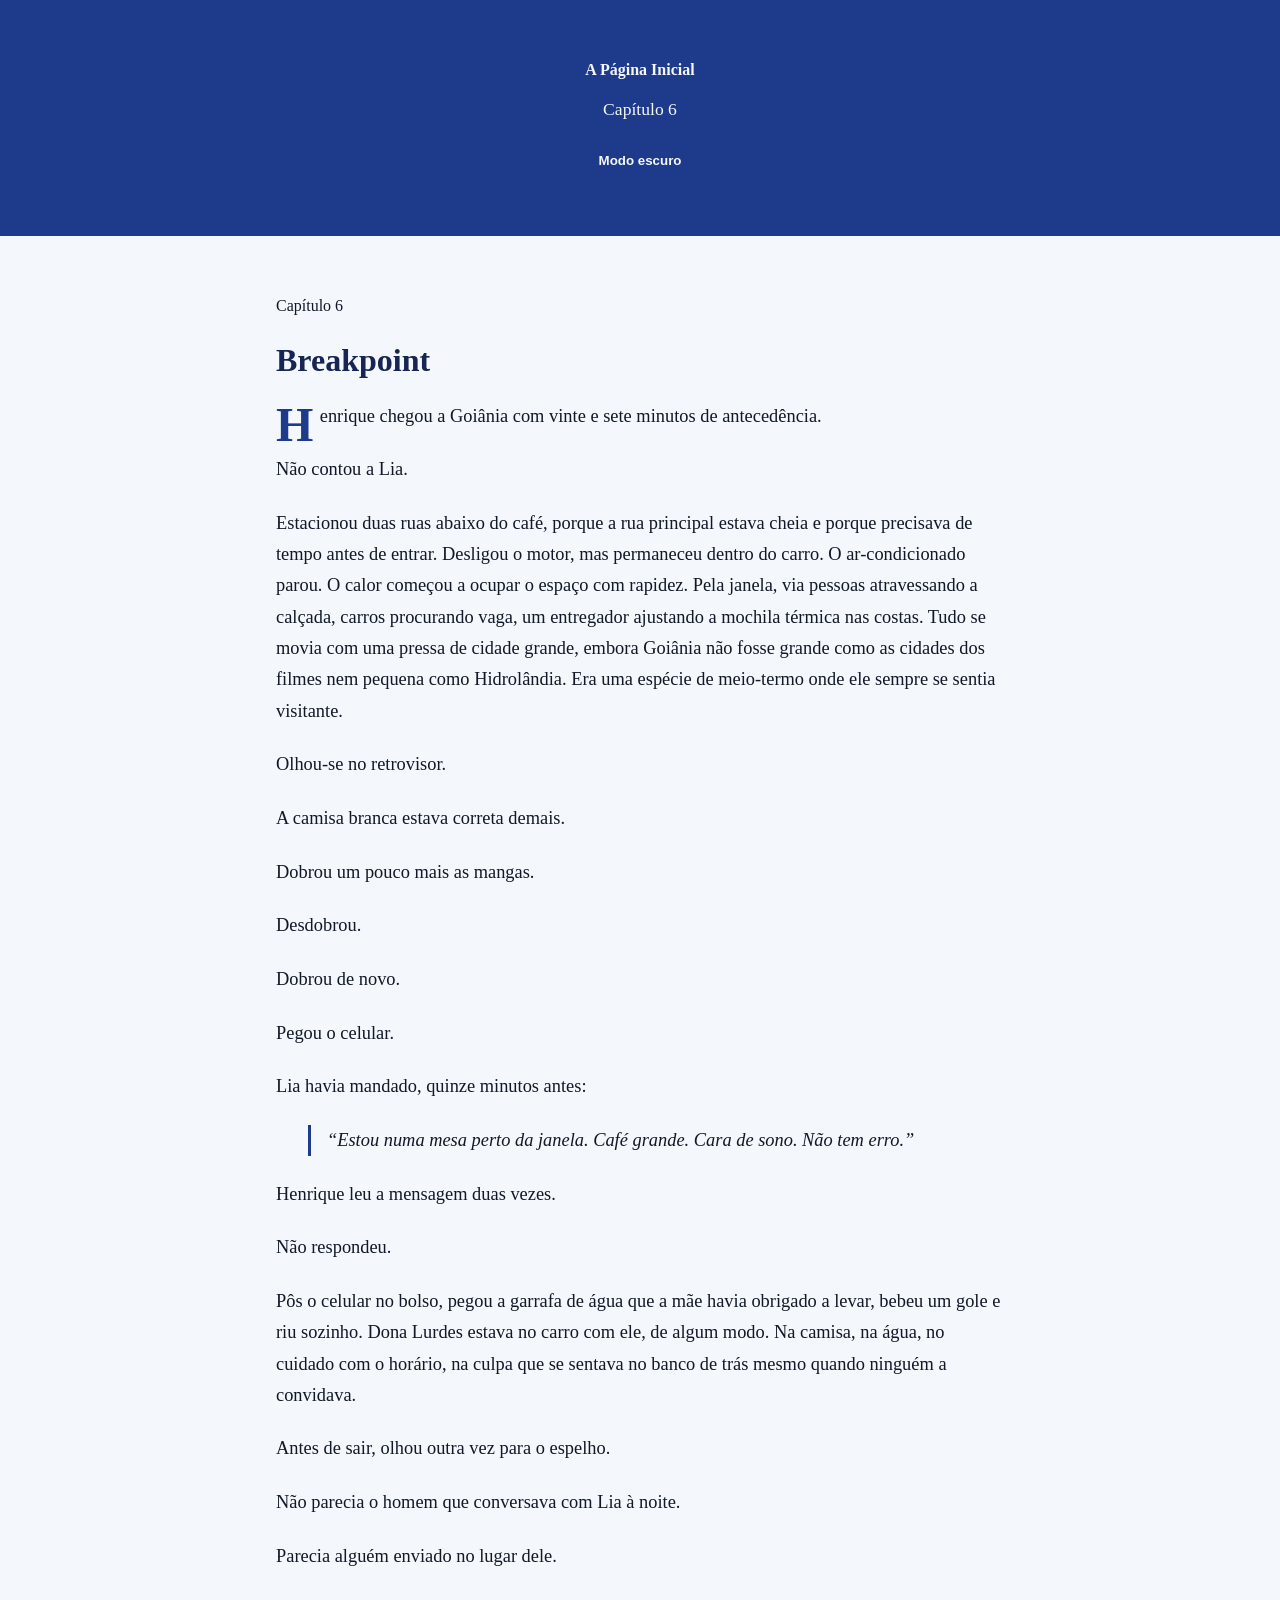
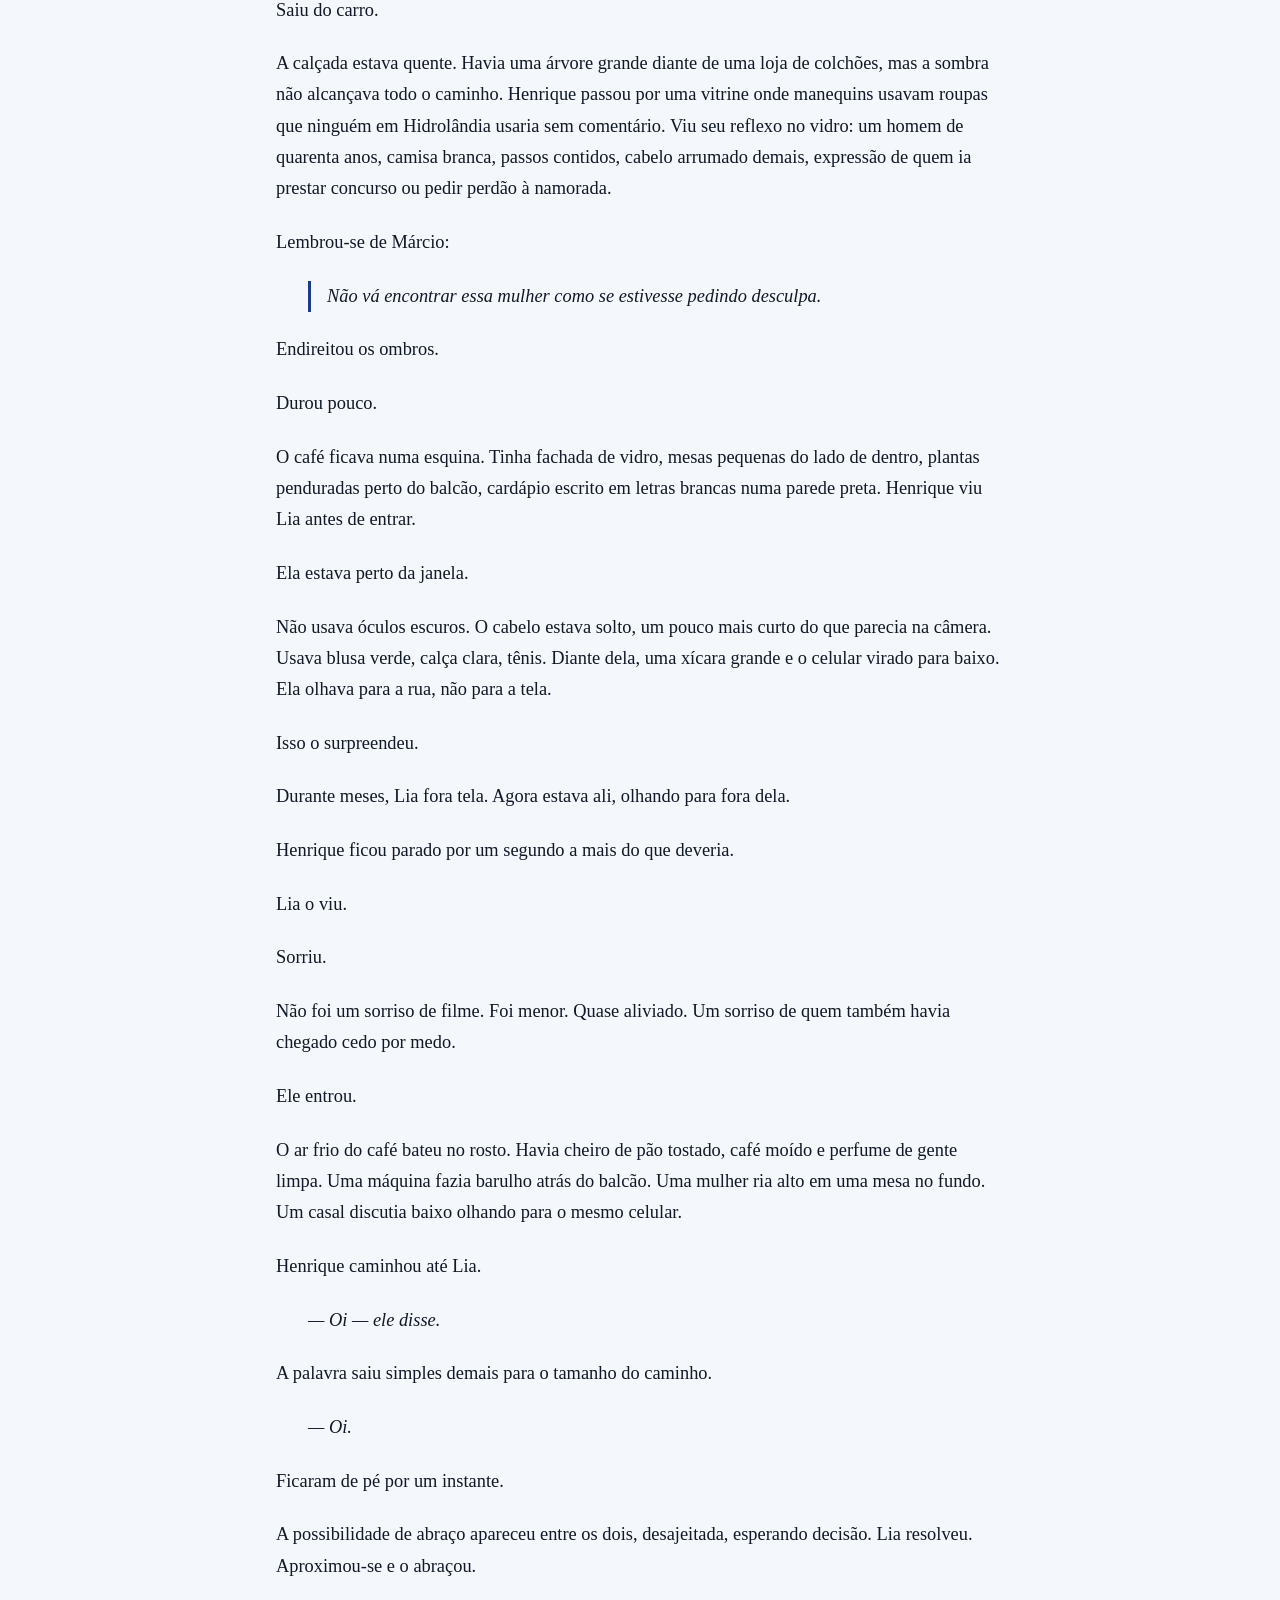
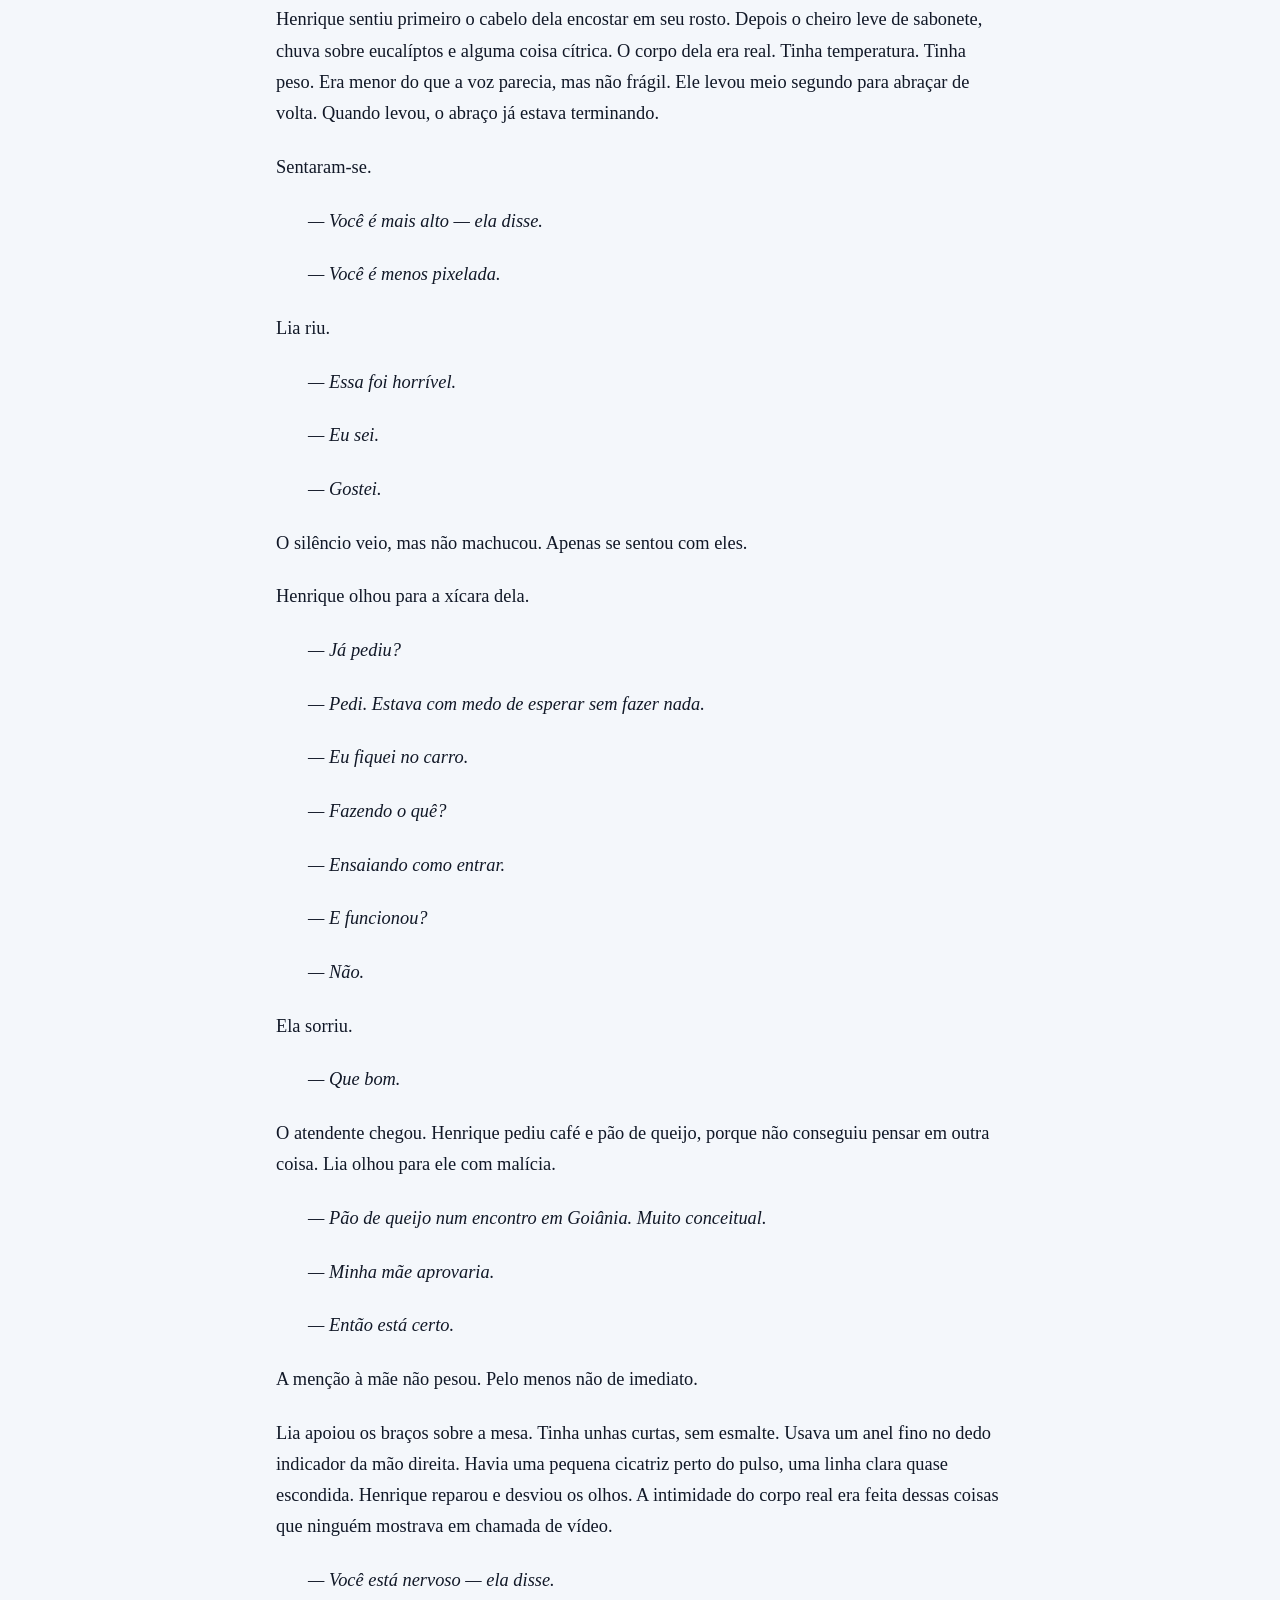
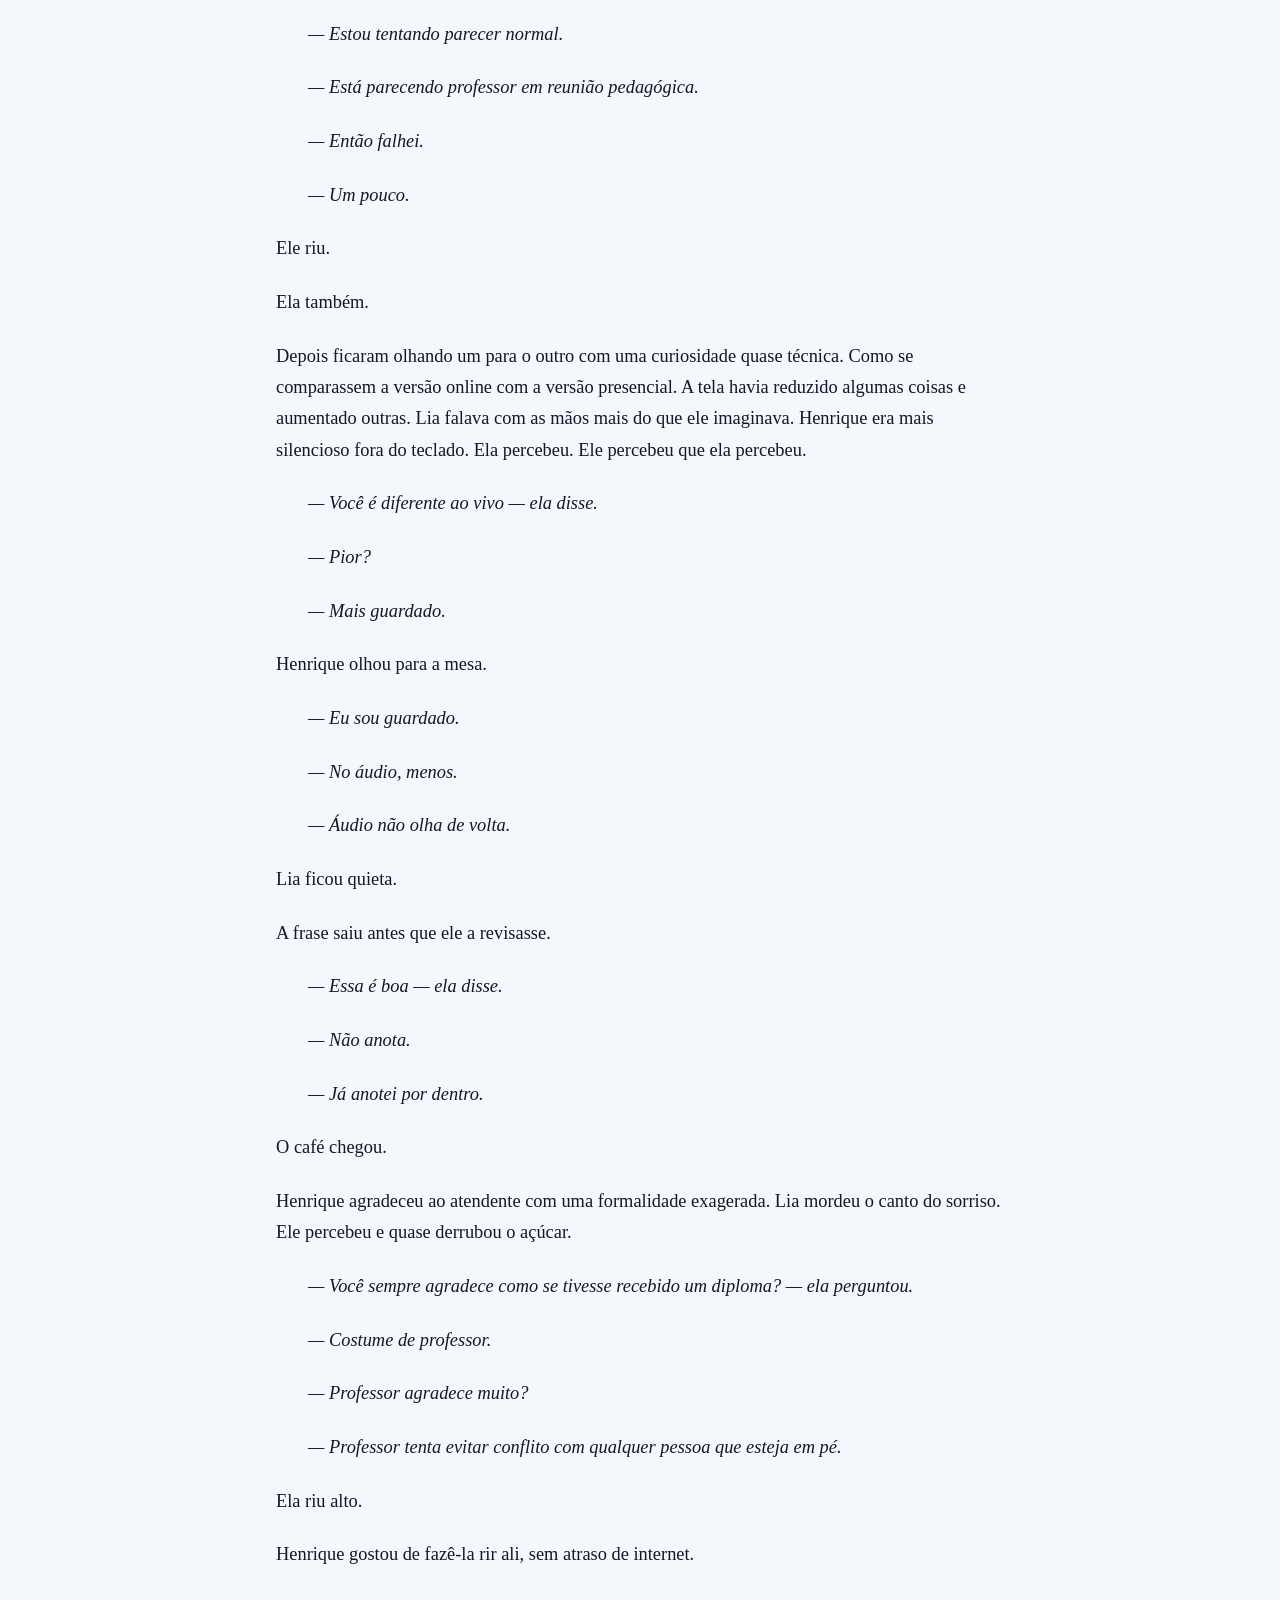
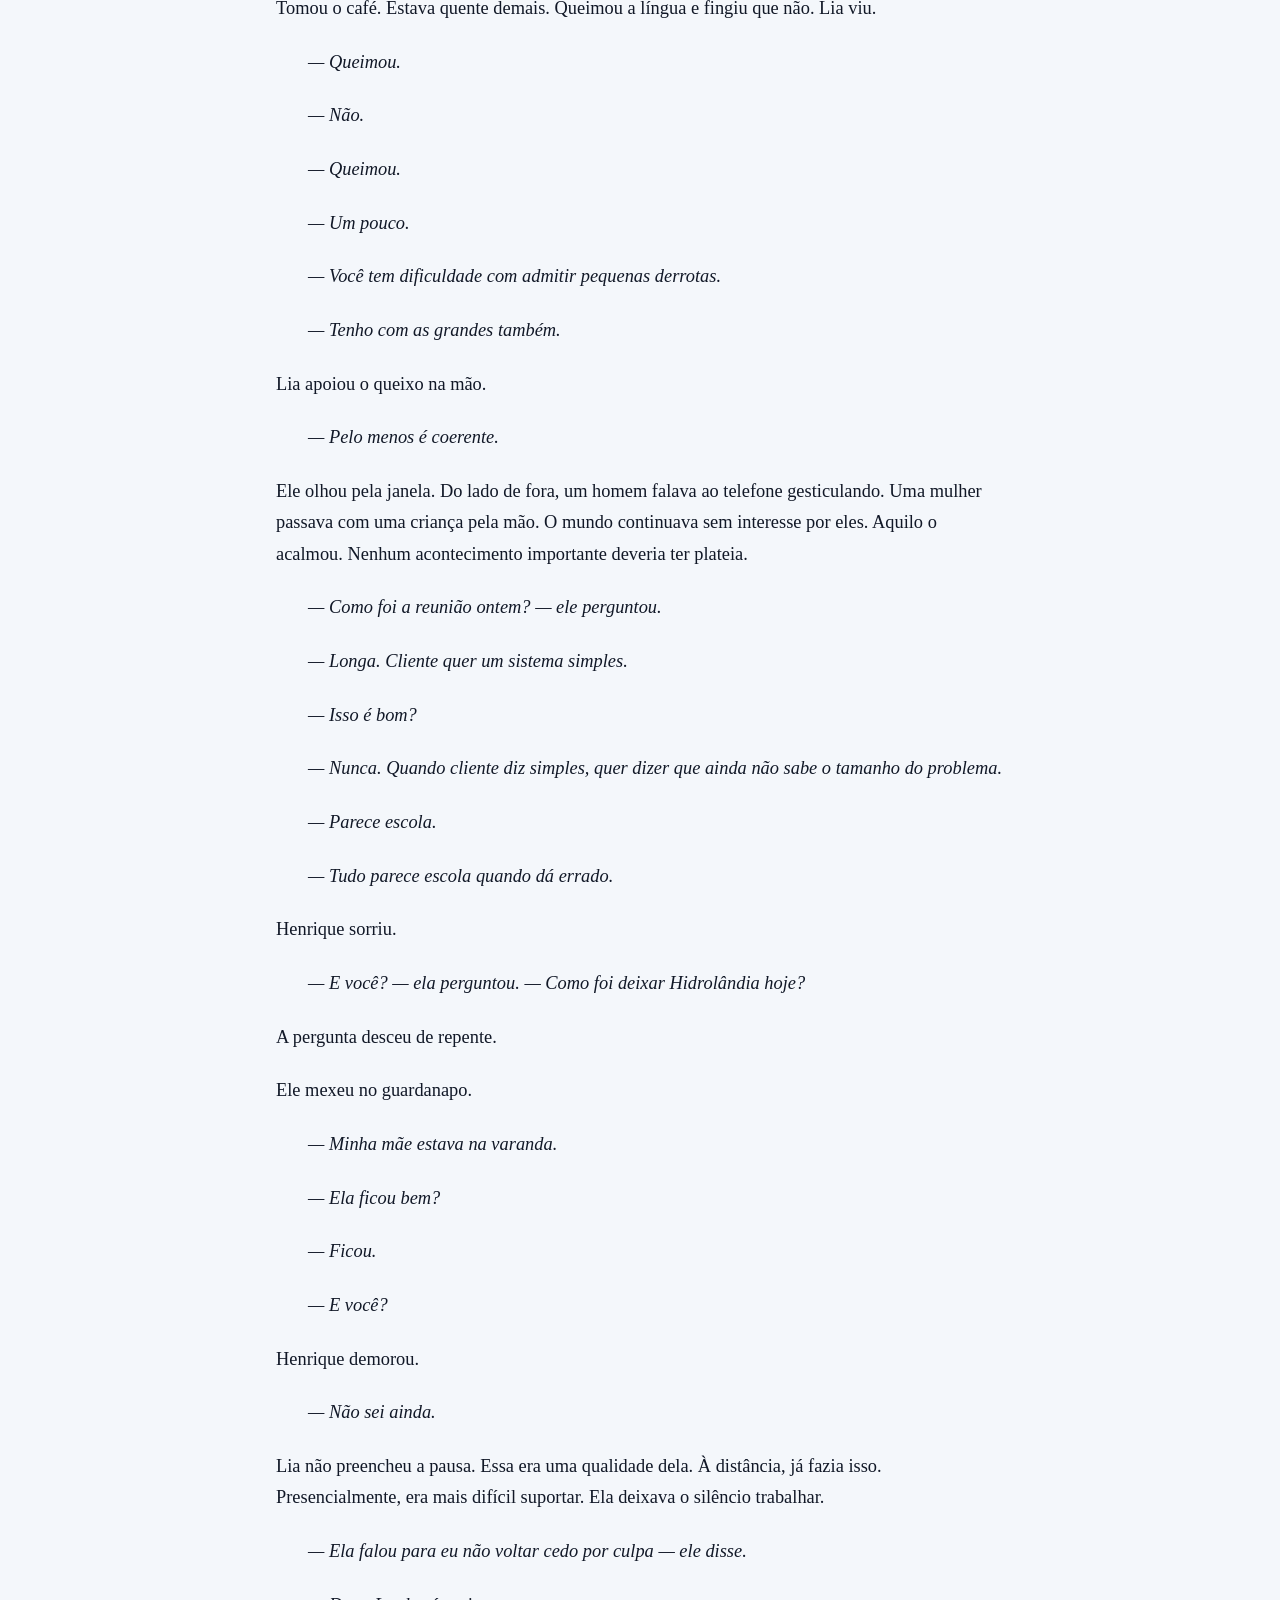
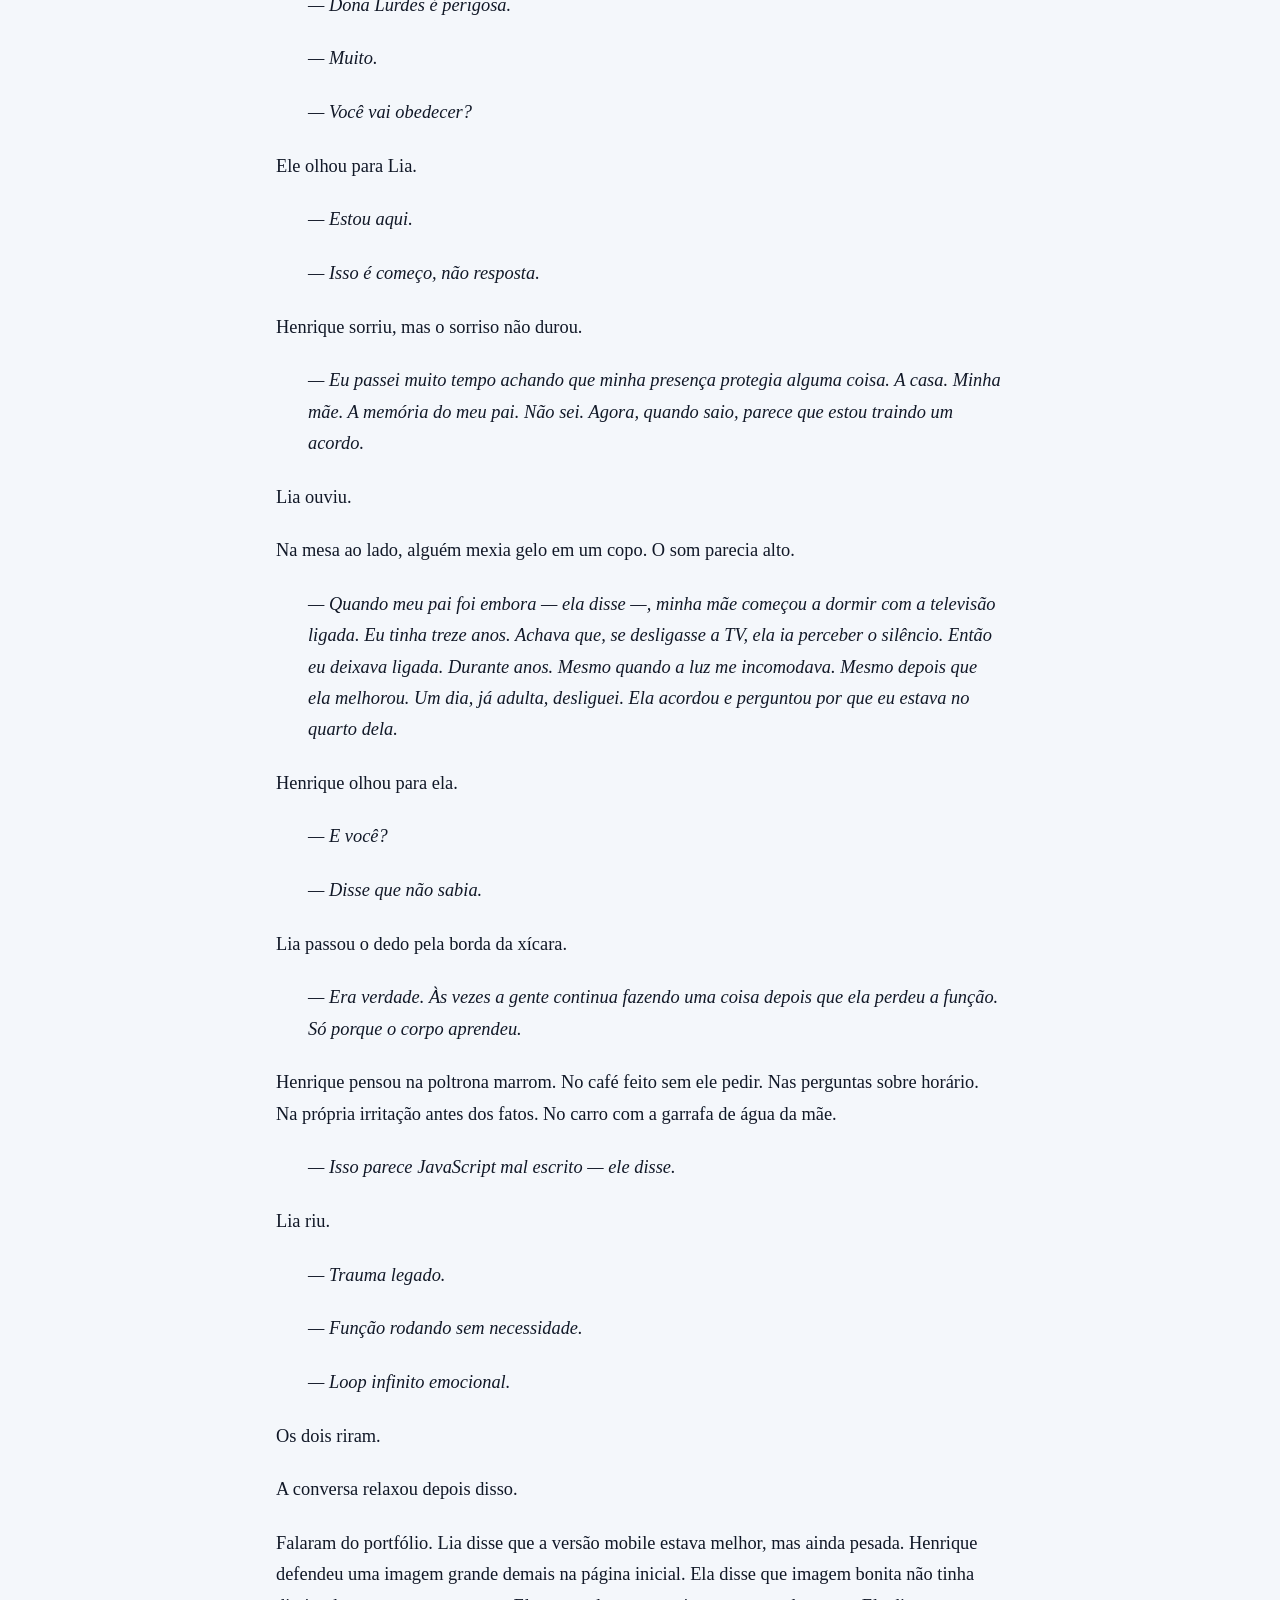
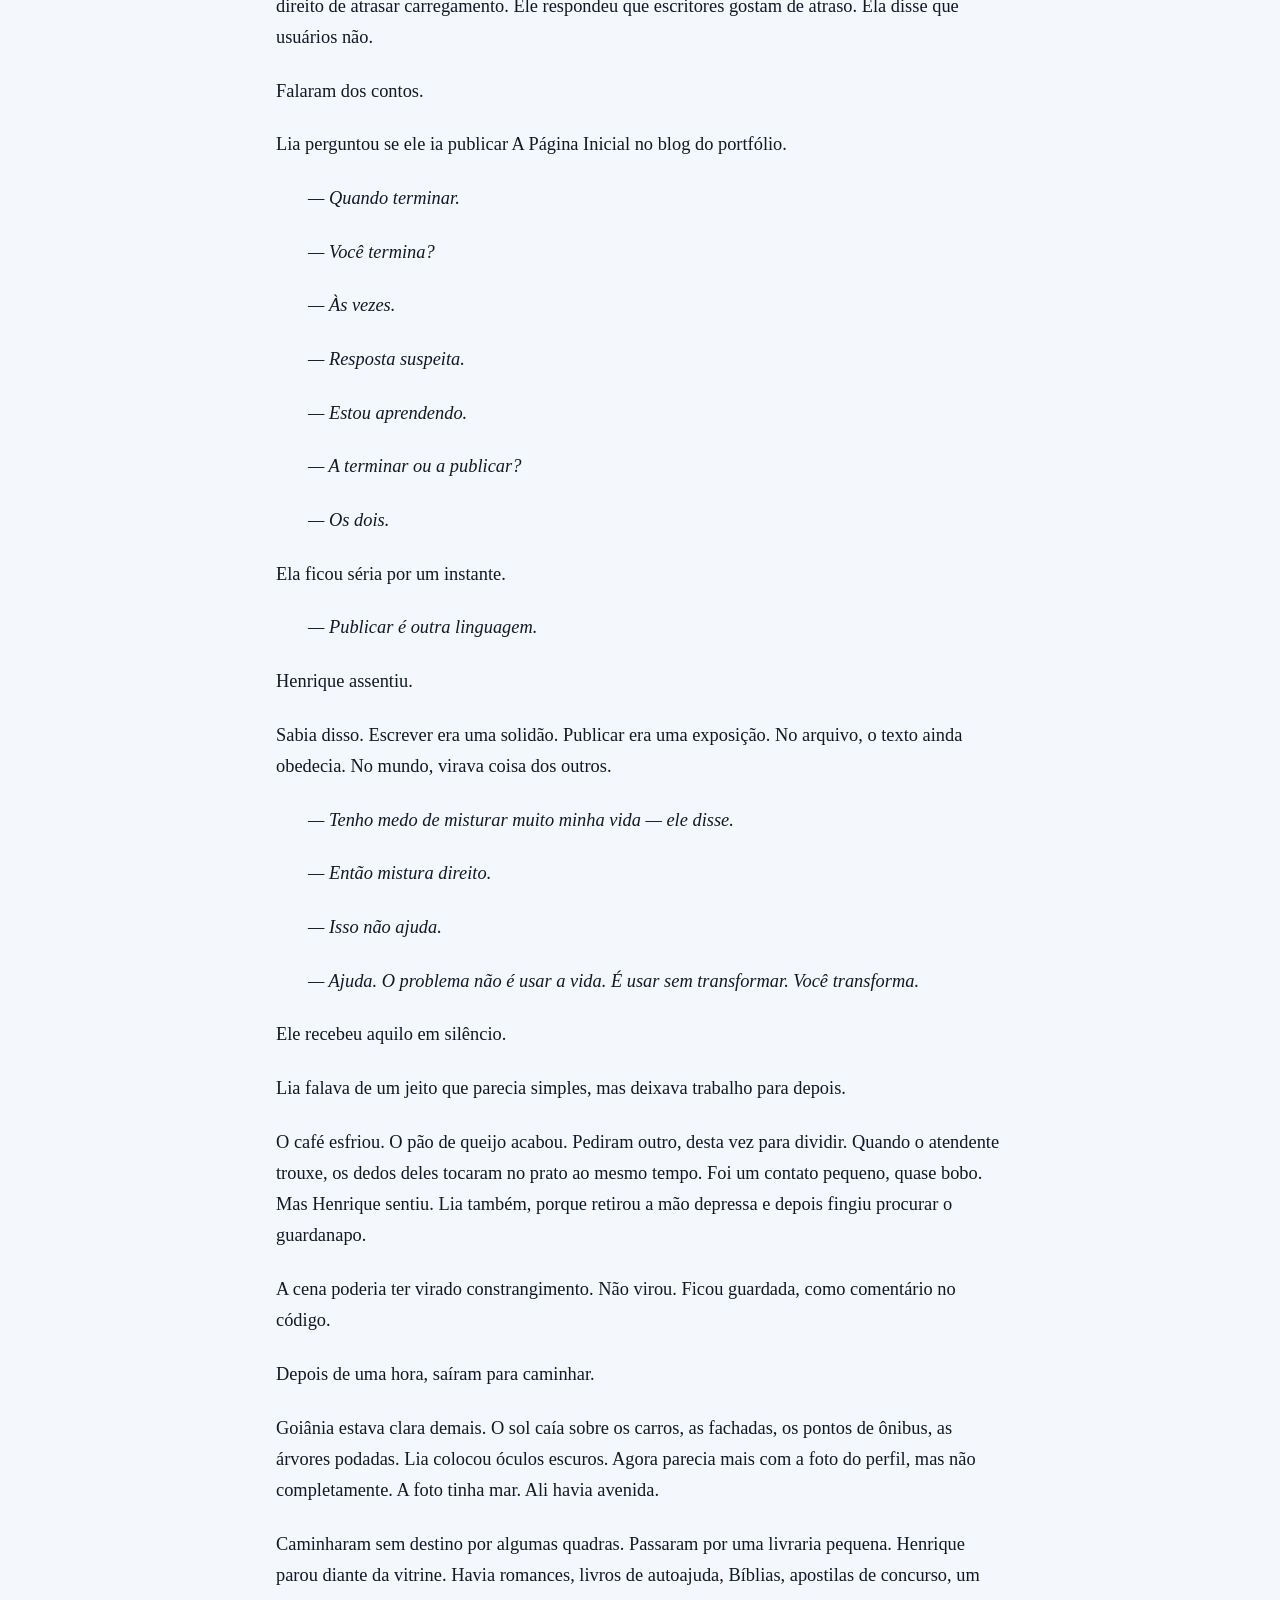
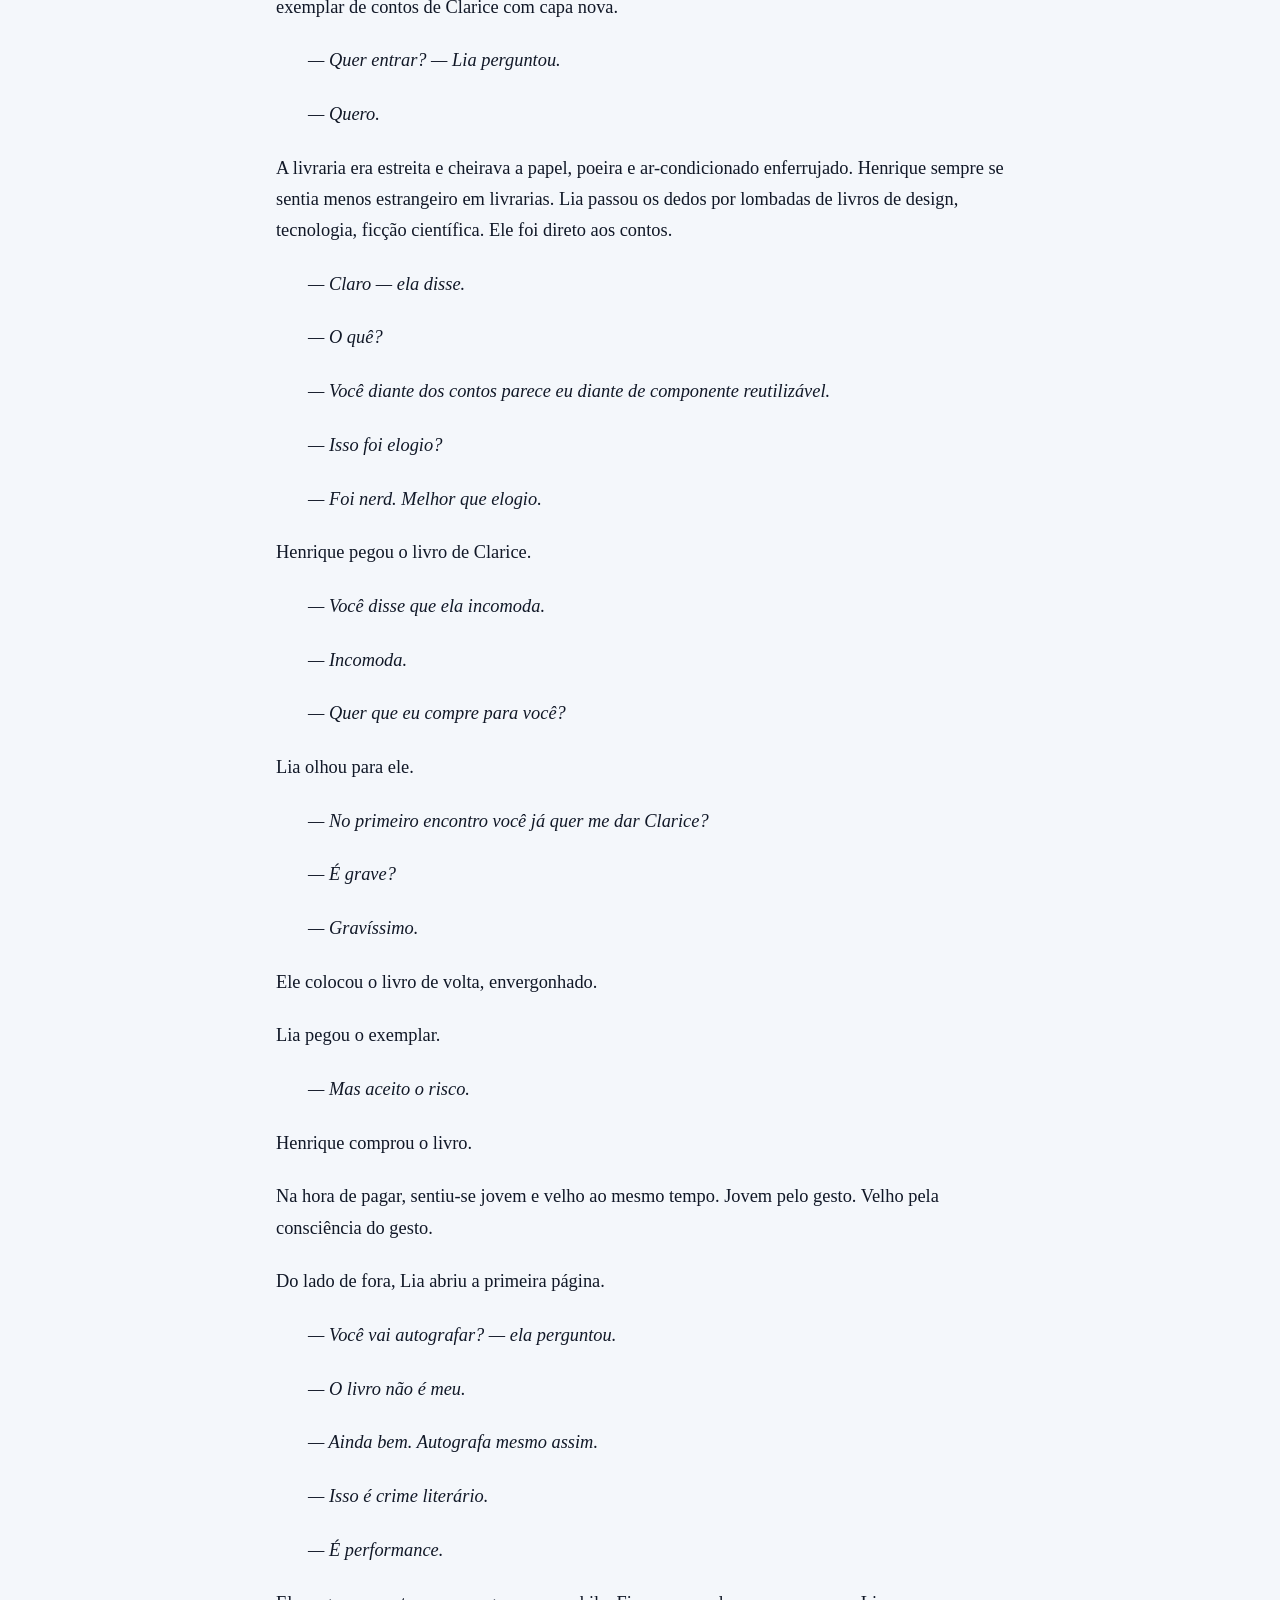
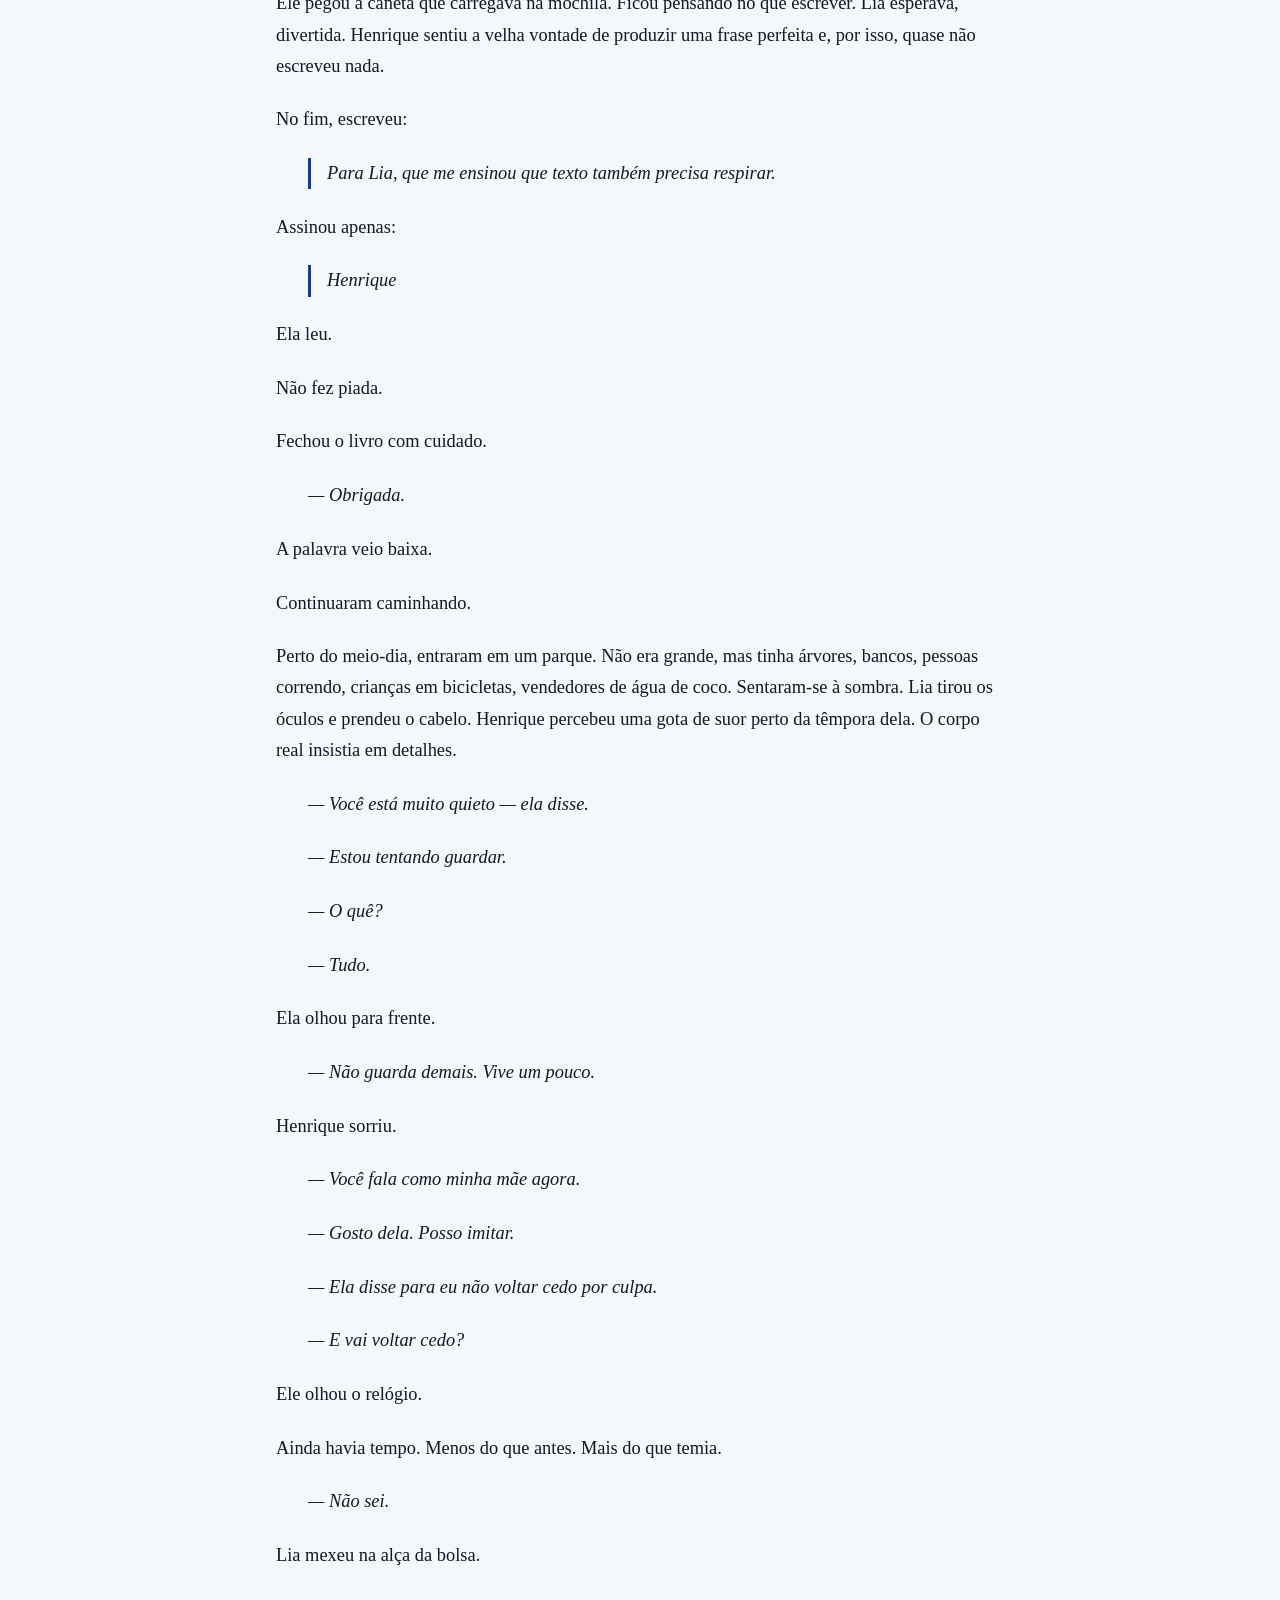
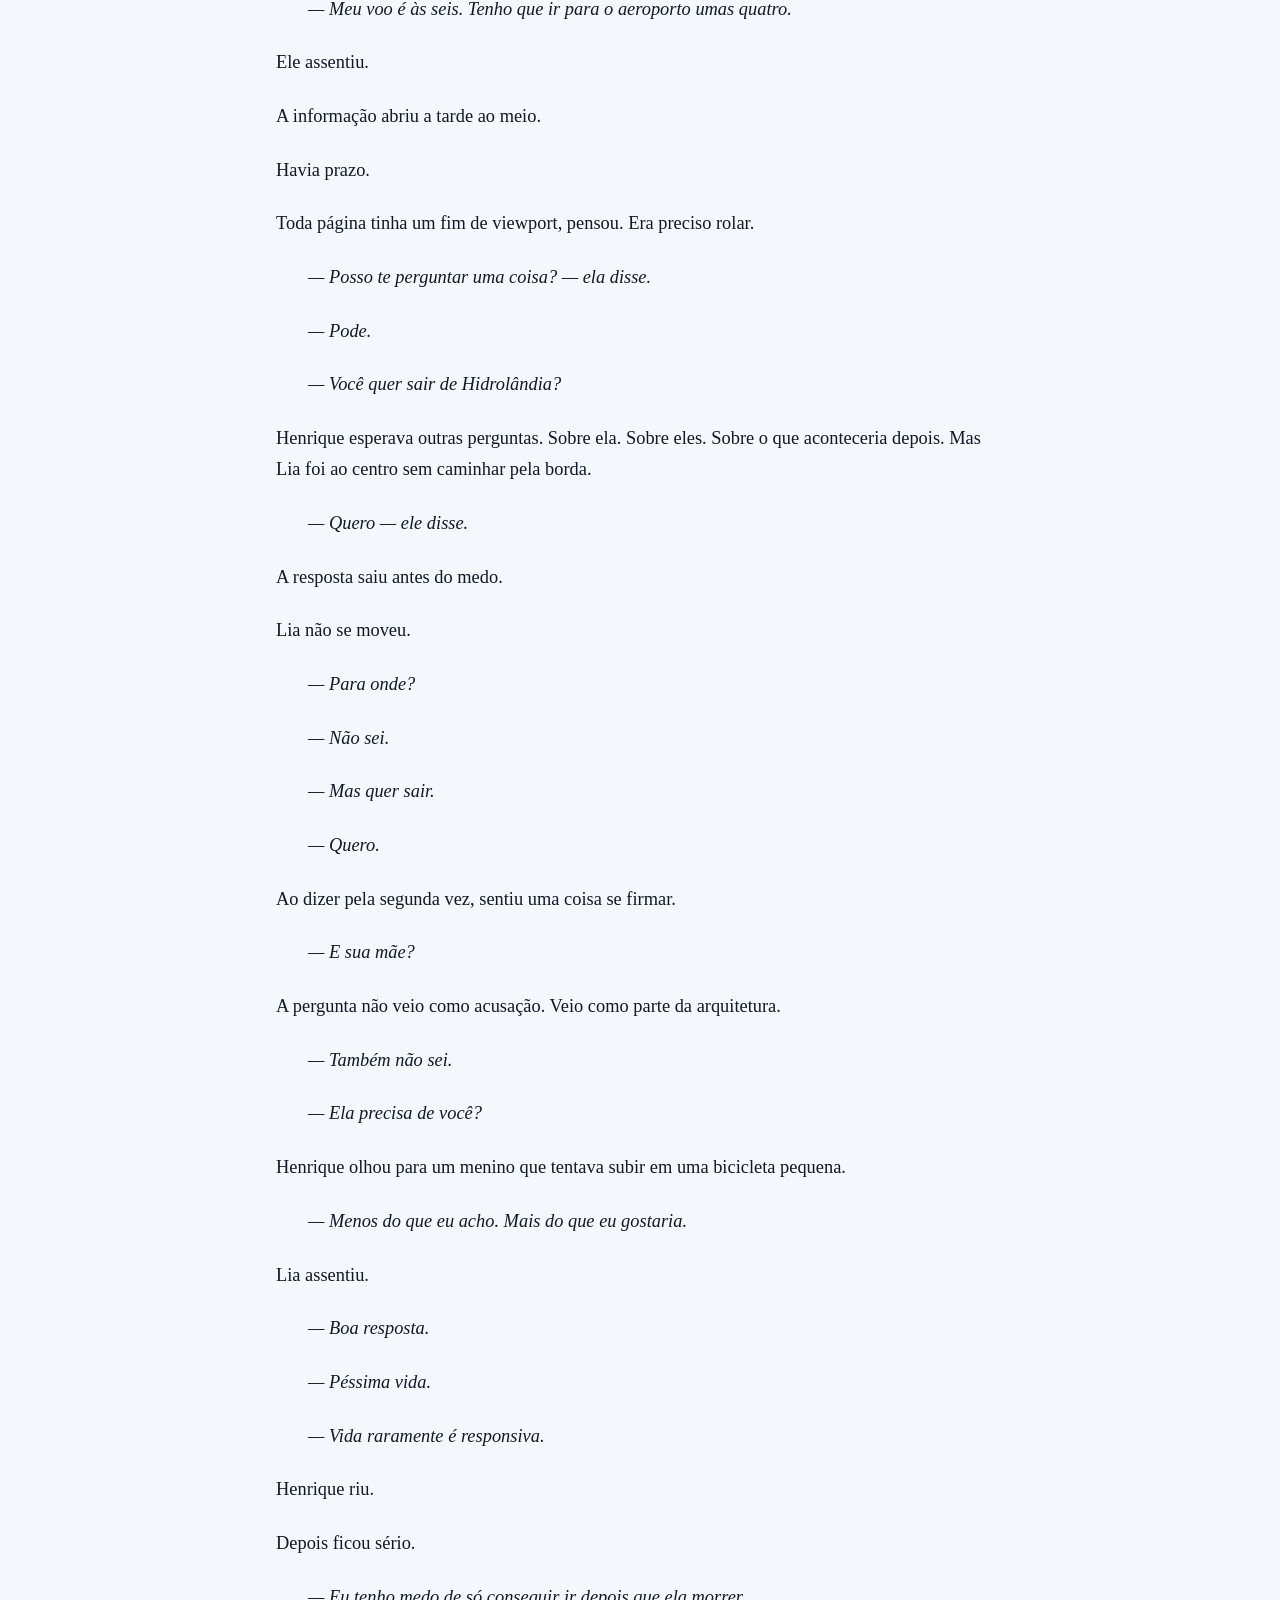
<file: capitulos/breakpoint.html>
<!doctype html>
<html lang="pt-BR">
  <head>
    <meta charset="UTF-8" />
    <meta name="viewport" content="width=device-width, initial-scale=1.0" />
    <title>Breakpoint | A Página Inicial</title>
    <meta
      name="description"
      content="Capítulo Breakpoint do conto digital A Página Inicial."
    />
    <link
      rel="icon"
      type="image/svg+xml"
      href="../assets/favicon/favicon.svg"
    />
    <link rel="stylesheet" href="../css/style.css" />
  </head>
  <body>
    <header class="cabecalho">
      <a href="../index.html" class="logo">A Página Inicial</a>
      <p>Capítulo 6</p>
      <button id="botao-tema" type="button" aria-pressed="false">
        Modo escuro
      </button>
    </header>

    <main class="capitulo">
      <p class="numero-capitulo">Capítulo 6</p>
      <h1>Breakpoint</h1>

      <article>
        <p>
          Henrique chegou a Goiânia com vinte e sete minutos de antecedência.
        </p>

        <p>Não contou a Lia.</p>

        <p>
          Estacionou duas ruas abaixo do café, porque a rua principal estava
          cheia e porque precisava de tempo antes de entrar. Desligou o motor,
          mas permaneceu dentro do carro. O ar-condicionado parou. O calor
          começou a ocupar o espaço com rapidez. Pela janela, via pessoas
          atravessando a calçada, carros procurando vaga, um entregador
          ajustando a mochila térmica nas costas. Tudo se movia com uma pressa
          de cidade grande, embora Goiânia não fosse grande como as cidades dos
          filmes nem pequena como Hidrolândia. Era uma espécie de meio-termo
          onde ele sempre se sentia visitante.
        </p>

        <p>Olhou-se no retrovisor.</p>

        <p>A camisa branca estava correta demais.</p>

        <p>Dobrou um pouco mais as mangas.</p>

        <p>Desdobrou.</p>

        <p>Dobrou de novo.</p>

        <p>Pegou o celular.</p>

        <p>Lia havia mandado, quinze minutos antes:</p>

        <p class="citacao">
          “Estou numa mesa perto da janela. Café grande. Cara de sono. Não tem
          erro.”
        </p>

        <p>Henrique leu a mensagem duas vezes.</p>

        <p>Não respondeu.</p>

        <p>
          Pôs o celular no bolso, pegou a garrafa de água que a mãe havia
          obrigado a levar, bebeu um gole e riu sozinho. Dona Lurdes estava no
          carro com ele, de algum modo. Na camisa, na água, no cuidado com o
          horário, na culpa que se sentava no banco de trás mesmo quando ninguém
          a convidava.
        </p>

        <p>Antes de sair, olhou outra vez para o espelho.</p>

        <p>Não parecia o homem que conversava com Lia à noite.</p>

        <p>Parecia alguém enviado no lugar dele.</p>

        <p>Saiu do carro.</p>

        <p>
          A calçada estava quente. Havia uma árvore grande diante de uma loja de
          colchões, mas a sombra não alcançava todo o caminho. Henrique passou
          por uma vitrine onde manequins usavam roupas que ninguém em
          Hidrolândia usaria sem comentário. Viu seu reflexo no vidro: um homem
          de quarenta anos, camisa branca, passos contidos, cabelo arrumado
          demais, expressão de quem ia prestar concurso ou pedir perdão à
          namorada.
        </p>

        <p>Lembrou-se de Márcio:</p>

        <p class="citacao">
          Não vá encontrar essa mulher como se estivesse pedindo desculpa.
        </p>

        <p>Endireitou os ombros.</p>

        <p>Durou pouco.</p>

        <p>
          O café ficava numa esquina. Tinha fachada de vidro, mesas pequenas do
          lado de dentro, plantas penduradas perto do balcão, cardápio escrito
          em letras brancas numa parede preta. Henrique viu Lia antes de entrar.
        </p>

        <p>Ela estava perto da janela.</p>

        <p>
          Não usava óculos escuros. O cabelo estava solto, um pouco mais curto
          do que parecia na câmera. Usava blusa verde, calça clara, tênis.
          Diante dela, uma xícara grande e o celular virado para baixo. Ela
          olhava para a rua, não para a tela.
        </p>

        <p>Isso o surpreendeu.</p>

        <p>
          Durante meses, Lia fora tela. Agora estava ali, olhando para fora
          dela.
        </p>

        <p>Henrique ficou parado por um segundo a mais do que deveria.</p>

        <p>Lia o viu.</p>

        <p>Sorriu.</p>

        <p>
          Não foi um sorriso de filme. Foi menor. Quase aliviado. Um sorriso de
          quem também havia chegado cedo por medo.
        </p>

        <p>Ele entrou.</p>

        <p>
          O ar frio do café bateu no rosto. Havia cheiro de pão tostado, café
          moído e perfume de gente limpa. Uma máquina fazia barulho atrás do
          balcão. Uma mulher ria alto em uma mesa no fundo. Um casal discutia
          baixo olhando para o mesmo celular.
        </p>

        <p>Henrique caminhou até Lia.</p>

        <p class="dialogo">— Oi — ele disse.</p>

        <p>A palavra saiu simples demais para o tamanho do caminho.</p>

        <p class="dialogo">— Oi.</p>

        <p>Ficaram de pé por um instante.</p>

        <p>
          A possibilidade de abraço apareceu entre os dois, desajeitada,
          esperando decisão. Lia resolveu. Aproximou-se e o abraçou.
        </p>

        <p>
          Henrique sentiu primeiro o cabelo dela encostar em seu rosto. Depois o
          cheiro leve de sabonete, chuva sobre eucalíptos e alguma coisa
          cítrica. O corpo dela era real. Tinha temperatura. Tinha peso. Era
          menor do que a voz parecia, mas não frágil. Ele levou meio segundo
          para abraçar de volta. Quando levou, o abraço já estava terminando.
        </p>

        <p>Sentaram-se.</p>

        <p class="dialogo">— Você é mais alto — ela disse.</p>

        <p class="dialogo">— Você é menos pixelada.</p>

        <p>Lia riu.</p>

        <p class="dialogo">— Essa foi horrível.</p>

        <p class="dialogo">— Eu sei.</p>

        <p class="dialogo">— Gostei.</p>

        <p>O silêncio veio, mas não machucou. Apenas se sentou com eles.</p>

        <p>Henrique olhou para a xícara dela.</p>

        <p class="dialogo">— Já pediu?</p>

        <p class="dialogo">
          — Pedi. Estava com medo de esperar sem fazer nada.
        </p>

        <p class="dialogo">— Eu fiquei no carro.</p>

        <p class="dialogo">— Fazendo o quê?</p>

        <p class="dialogo">— Ensaiando como entrar.</p>

        <p class="dialogo">— E funcionou?</p>

        <p class="dialogo">— Não.</p>

        <p>Ela sorriu.</p>

        <p class="dialogo">— Que bom.</p>

        <p>
          O atendente chegou. Henrique pediu café e pão de queijo, porque não
          conseguiu pensar em outra coisa. Lia olhou para ele com malícia.
        </p>

        <p class="dialogo">
          — Pão de queijo num encontro em Goiânia. Muito conceitual.
        </p>

        <p class="dialogo">— Minha mãe aprovaria.</p>

        <p class="dialogo">— Então está certo.</p>

        <p>A menção à mãe não pesou. Pelo menos não de imediato.</p>

        <p>
          Lia apoiou os braços sobre a mesa. Tinha unhas curtas, sem esmalte.
          Usava um anel fino no dedo indicador da mão direita. Havia uma pequena
          cicatriz perto do pulso, uma linha clara quase escondida. Henrique
          reparou e desviou os olhos. A intimidade do corpo real era feita
          dessas coisas que ninguém mostrava em chamada de vídeo.
        </p>

        <p class="dialogo">— Você está nervoso — ela disse.</p>

        <p class="dialogo">— Estou tentando parecer normal.</p>

        <p class="dialogo">— Está parecendo professor em reunião pedagógica.</p>

        <p class="dialogo">— Então falhei.</p>

        <p class="dialogo">— Um pouco.</p>

        <p>Ele riu.</p>

        <p>Ela também.</p>

        <p>
          Depois ficaram olhando um para o outro com uma curiosidade quase
          técnica. Como se comparassem a versão online com a versão presencial.
          A tela havia reduzido algumas coisas e aumentado outras. Lia falava
          com as mãos mais do que ele imaginava. Henrique era mais silencioso
          fora do teclado. Ela percebeu. Ele percebeu que ela percebeu.
        </p>

        <p class="dialogo">— Você é diferente ao vivo — ela disse.</p>

        <p class="dialogo">— Pior?</p>

        <p class="dialogo">— Mais guardado.</p>

        <p>Henrique olhou para a mesa.</p>

        <p class="dialogo">— Eu sou guardado.</p>

        <p class="dialogo">— No áudio, menos.</p>

        <p class="dialogo">— Áudio não olha de volta.</p>

        <p>Lia ficou quieta.</p>

        <p>A frase saiu antes que ele a revisasse.</p>

        <p class="dialogo">— Essa é boa — ela disse.</p>

        <p class="dialogo">— Não anota.</p>

        <p class="dialogo">— Já anotei por dentro.</p>

        <p>O café chegou.</p>

        <p>
          Henrique agradeceu ao atendente com uma formalidade exagerada. Lia
          mordeu o canto do sorriso. Ele percebeu e quase derrubou o açúcar.
        </p>

        <p class="dialogo">
          — Você sempre agradece como se tivesse recebido um diploma? — ela
          perguntou.
        </p>

        <p class="dialogo">— Costume de professor.</p>

        <p class="dialogo">— Professor agradece muito?</p>

        <p class="dialogo">
          — Professor tenta evitar conflito com qualquer pessoa que esteja em
          pé.
        </p>

        <p>Ela riu alto.</p>

        <p>Henrique gostou de fazê-la rir ali, sem atraso de internet.</p>

        <p>
          Tomou o café. Estava quente demais. Queimou a língua e fingiu que não.
          Lia viu.
        </p>

        <p class="dialogo">— Queimou.</p>

        <p class="dialogo">— Não.</p>

        <p class="dialogo">— Queimou.</p>

        <p class="dialogo">— Um pouco.</p>

        <p class="dialogo">
          — Você tem dificuldade com admitir pequenas derrotas.
        </p>

        <p class="dialogo">— Tenho com as grandes também.</p>

        <p>Lia apoiou o queixo na mão.</p>

        <p class="dialogo">— Pelo menos é coerente.</p>

        <p>
          Ele olhou pela janela. Do lado de fora, um homem falava ao telefone
          gesticulando. Uma mulher passava com uma criança pela mão. O mundo
          continuava sem interesse por eles. Aquilo o acalmou. Nenhum
          acontecimento importante deveria ter plateia.
        </p>

        <p class="dialogo">— Como foi a reunião ontem? — ele perguntou.</p>

        <p class="dialogo">— Longa. Cliente quer um sistema simples.</p>

        <p class="dialogo">— Isso é bom?</p>

        <p class="dialogo">
          — Nunca. Quando cliente diz simples, quer dizer que ainda não sabe o
          tamanho do problema.
        </p>

        <p class="dialogo">— Parece escola.</p>

        <p class="dialogo">— Tudo parece escola quando dá errado.</p>

        <p>Henrique sorriu.</p>

        <p class="dialogo">
          — E você? — ela perguntou. — Como foi deixar Hidrolândia hoje?
        </p>

        <p>A pergunta desceu de repente.</p>

        <p>Ele mexeu no guardanapo.</p>

        <p class="dialogo">— Minha mãe estava na varanda.</p>

        <p class="dialogo">— Ela ficou bem?</p>

        <p class="dialogo">— Ficou.</p>

        <p class="dialogo">— E você?</p>

        <p>Henrique demorou.</p>

        <p class="dialogo">— Não sei ainda.</p>

        <p>
          Lia não preencheu a pausa. Essa era uma qualidade dela. À distância,
          já fazia isso. Presencialmente, era mais difícil suportar. Ela deixava
          o silêncio trabalhar.
        </p>

        <p class="dialogo">
          — Ela falou para eu não voltar cedo por culpa — ele disse.
        </p>

        <p class="dialogo">— Dona Lurdes é perigosa.</p>

        <p class="dialogo">— Muito.</p>

        <p class="dialogo">— Você vai obedecer?</p>

        <p>Ele olhou para Lia.</p>

        <p class="dialogo">— Estou aqui.</p>

        <p class="dialogo">— Isso é começo, não resposta.</p>

        <p>Henrique sorriu, mas o sorriso não durou.</p>

        <p class="dialogo">
          — Eu passei muito tempo achando que minha presença protegia alguma
          coisa. A casa. Minha mãe. A memória do meu pai. Não sei. Agora, quando
          saio, parece que estou traindo um acordo.
        </p>

        <p>Lia ouviu.</p>

        <p>
          Na mesa ao lado, alguém mexia gelo em um copo. O som parecia alto.
        </p>

        <p class="dialogo">
          — Quando meu pai foi embora — ela disse —, minha mãe começou a dormir
          com a televisão ligada. Eu tinha treze anos. Achava que, se desligasse
          a TV, ela ia perceber o silêncio. Então eu deixava ligada. Durante
          anos. Mesmo quando a luz me incomodava. Mesmo depois que ela melhorou.
          Um dia, já adulta, desliguei. Ela acordou e perguntou por que eu
          estava no quarto dela.
        </p>

        <p>Henrique olhou para ela.</p>

        <p class="dialogo">— E você?</p>

        <p class="dialogo">— Disse que não sabia.</p>

        <p>Lia passou o dedo pela borda da xícara.</p>

        <p class="dialogo">
          — Era verdade. Às vezes a gente continua fazendo uma coisa depois que
          ela perdeu a função. Só porque o corpo aprendeu.
        </p>

        <p>
          Henrique pensou na poltrona marrom. No café feito sem ele pedir. Nas
          perguntas sobre horário. Na própria irritação antes dos fatos. No
          carro com a garrafa de água da mãe.
        </p>

        <p class="dialogo">— Isso parece JavaScript mal escrito — ele disse.</p>

        <p>Lia riu.</p>

        <p class="dialogo">— Trauma legado.</p>

        <p class="dialogo">— Função rodando sem necessidade.</p>

        <p class="dialogo">— Loop infinito emocional.</p>

        <p>Os dois riram.</p>

        <p>A conversa relaxou depois disso.</p>

        <p>
          Falaram do portfólio. Lia disse que a versão mobile estava melhor, mas
          ainda pesada. Henrique defendeu uma imagem grande demais na página
          inicial. Ela disse que imagem bonita não tinha direito de atrasar
          carregamento. Ele respondeu que escritores gostam de atraso. Ela disse
          que usuários não.
        </p>

        <p>Falaram dos contos.</p>

        <p>
          Lia perguntou se ele ia publicar A Página Inicial no blog do
          portfólio.
        </p>

        <p class="dialogo">— Quando terminar.</p>

        <p class="dialogo">— Você termina?</p>

        <p class="dialogo">— Às vezes.</p>

        <p class="dialogo">— Resposta suspeita.</p>

        <p class="dialogo">— Estou aprendendo.</p>

        <p class="dialogo">— A terminar ou a publicar?</p>

        <p class="dialogo">— Os dois.</p>

        <p>Ela ficou séria por um instante.</p>

        <p class="dialogo">— Publicar é outra linguagem.</p>

        <p>Henrique assentiu.</p>

        <p>
          Sabia disso. Escrever era uma solidão. Publicar era uma exposição. No
          arquivo, o texto ainda obedecia. No mundo, virava coisa dos outros.
        </p>

        <p class="dialogo">
          — Tenho medo de misturar muito minha vida — ele disse.
        </p>

        <p class="dialogo">— Então mistura direito.</p>

        <p class="dialogo">— Isso não ajuda.</p>

        <p class="dialogo">
          — Ajuda. O problema não é usar a vida. É usar sem transformar. Você
          transforma.
        </p>

        <p>Ele recebeu aquilo em silêncio.</p>

        <p>
          Lia falava de um jeito que parecia simples, mas deixava trabalho para
          depois.
        </p>

        <p>
          O café esfriou. O pão de queijo acabou. Pediram outro, desta vez para
          dividir. Quando o atendente trouxe, os dedos deles tocaram no prato ao
          mesmo tempo. Foi um contato pequeno, quase bobo. Mas Henrique sentiu.
          Lia também, porque retirou a mão depressa e depois fingiu procurar o
          guardanapo.
        </p>

        <p>
          A cena poderia ter virado constrangimento. Não virou. Ficou guardada,
          como comentário no código.
        </p>

        <p>Depois de uma hora, saíram para caminhar.</p>

        <p>
          Goiânia estava clara demais. O sol caía sobre os carros, as fachadas,
          os pontos de ônibus, as árvores podadas. Lia colocou óculos escuros.
          Agora parecia mais com a foto do perfil, mas não completamente. A foto
          tinha mar. Ali havia avenida.
        </p>

        <p>
          Caminharam sem destino por algumas quadras. Passaram por uma livraria
          pequena. Henrique parou diante da vitrine. Havia romances, livros de
          autoajuda, Bíblias, apostilas de concurso, um exemplar de contos de
          Clarice com capa nova.
        </p>

        <p class="dialogo">— Quer entrar? — Lia perguntou.</p>

        <p class="dialogo">— Quero.</p>

        <p>
          A livraria era estreita e cheirava a papel, poeira e ar-condicionado
          enferrujado. Henrique sempre se sentia menos estrangeiro em livrarias.
          Lia passou os dedos por lombadas de livros de design, tecnologia,
          ficção científica. Ele foi direto aos contos.
        </p>

        <p class="dialogo">— Claro — ela disse.</p>

        <p class="dialogo">— O quê?</p>

        <p class="dialogo">
          — Você diante dos contos parece eu diante de componente reutilizável.
        </p>

        <p class="dialogo">— Isso foi elogio?</p>

        <p class="dialogo">— Foi nerd. Melhor que elogio.</p>

        <p>Henrique pegou o livro de Clarice.</p>

        <p class="dialogo">— Você disse que ela incomoda.</p>

        <p class="dialogo">— Incomoda.</p>

        <p class="dialogo">— Quer que eu compre para você?</p>

        <p>Lia olhou para ele.</p>

        <p class="dialogo">
          — No primeiro encontro você já quer me dar Clarice?
        </p>

        <p class="dialogo">— É grave?</p>

        <p class="dialogo">— Gravíssimo.</p>

        <p>Ele colocou o livro de volta, envergonhado.</p>

        <p>Lia pegou o exemplar.</p>

        <p class="dialogo">— Mas aceito o risco.</p>

        <p>Henrique comprou o livro.</p>

        <p>
          Na hora de pagar, sentiu-se jovem e velho ao mesmo tempo. Jovem pelo
          gesto. Velho pela consciência do gesto.
        </p>

        <p>Do lado de fora, Lia abriu a primeira página.</p>

        <p class="dialogo">— Você vai autografar? — ela perguntou.</p>

        <p class="dialogo">— O livro não é meu.</p>

        <p class="dialogo">— Ainda bem. Autografa mesmo assim.</p>

        <p class="dialogo">— Isso é crime literário.</p>

        <p class="dialogo">— É performance.</p>

        <p>
          Ele pegou a caneta que carregava na mochila. Ficou pensando no que
          escrever. Lia esperava, divertida. Henrique sentiu a velha vontade de
          produzir uma frase perfeita e, por isso, quase não escreveu nada.
        </p>

        <p>No fim, escreveu:</p>

        <p class="citacao">
          Para Lia, que me ensinou que texto também precisa respirar.
        </p>

        <p>Assinou apenas:</p>

        <p class="citacao">Henrique</p>

        <p>Ela leu.</p>

        <p>Não fez piada.</p>

        <p>Fechou o livro com cuidado.</p>

        <p class="dialogo">— Obrigada.</p>

        <p>A palavra veio baixa.</p>

        <p>Continuaram caminhando.</p>

        <p>
          Perto do meio-dia, entraram em um parque. Não era grande, mas tinha
          árvores, bancos, pessoas correndo, crianças em bicicletas, vendedores
          de água de coco. Sentaram-se à sombra. Lia tirou os óculos e prendeu o
          cabelo. Henrique percebeu uma gota de suor perto da têmpora dela. O
          corpo real insistia em detalhes.
        </p>

        <p class="dialogo">— Você está muito quieto — ela disse.</p>

        <p class="dialogo">— Estou tentando guardar.</p>

        <p class="dialogo">— O quê?</p>

        <p class="dialogo">— Tudo.</p>

        <p>Ela olhou para frente.</p>

        <p class="dialogo">— Não guarda demais. Vive um pouco.</p>

        <p>Henrique sorriu.</p>

        <p class="dialogo">— Você fala como minha mãe agora.</p>

        <p class="dialogo">— Gosto dela. Posso imitar.</p>

        <p class="dialogo">— Ela disse para eu não voltar cedo por culpa.</p>

        <p class="dialogo">— E vai voltar cedo?</p>

        <p>Ele olhou o relógio.</p>

        <p>Ainda havia tempo. Menos do que antes. Mais do que temia.</p>

        <p class="dialogo">— Não sei.</p>

        <p>Lia mexeu na alça da bolsa.</p>

        <p class="dialogo">
          — Meu voo é às seis. Tenho que ir para o aeroporto umas quatro.
        </p>

        <p>Ele assentiu.</p>

        <p>A informação abriu a tarde ao meio.</p>

        <p>Havia prazo.</p>

        <p>Toda página tinha um fim de viewport, pensou. Era preciso rolar.</p>

        <p class="dialogo">— Posso te perguntar uma coisa? — ela disse.</p>

        <p class="dialogo">— Pode.</p>

        <p class="dialogo">— Você quer sair de Hidrolândia?</p>

        <p>
          Henrique esperava outras perguntas. Sobre ela. Sobre eles. Sobre o que
          aconteceria depois. Mas Lia foi ao centro sem caminhar pela borda.
        </p>

        <p class="dialogo">— Quero — ele disse.</p>

        <p>A resposta saiu antes do medo.</p>

        <p>Lia não se moveu.</p>

        <p class="dialogo">— Para onde?</p>

        <p class="dialogo">— Não sei.</p>

        <p class="dialogo">— Mas quer sair.</p>

        <p class="dialogo">— Quero.</p>

        <p>Ao dizer pela segunda vez, sentiu uma coisa se firmar.</p>

        <p class="dialogo">— E sua mãe?</p>

        <p>
          A pergunta não veio como acusação. Veio como parte da arquitetura.
        </p>

        <p class="dialogo">— Também não sei.</p>

        <p class="dialogo">— Ela precisa de você?</p>

        <p>
          Henrique olhou para um menino que tentava subir em uma bicicleta
          pequena.
        </p>

        <p class="dialogo">— Menos do que eu acho. Mais do que eu gostaria.</p>

        <p>Lia assentiu.</p>

        <p class="dialogo">— Boa resposta.</p>

        <p class="dialogo">— Péssima vida.</p>

        <p class="dialogo">— Vida raramente é responsiva.</p>

        <p>Henrique riu.</p>

        <p>Depois ficou sério.</p>

        <p class="dialogo">
          — Eu tenho medo de só conseguir ir depois que ela morrer.
        </p>

        <p>A frase caiu.</p>

        <p>Lia não respondeu imediatamente.</p>

        <p>
          Um pássaro pousou no gramado, bicou alguma coisa invisível e voou.
        </p>

        <p class="dialogo">— E tem medo de desejar isso? — ela perguntou.</p>

        <p>Henrique sentiu o rosto fechar.</p>

        <p class="dialogo">— Tenho.</p>

        <p class="dialogo">
          — Não significa que você deseja a morte dela. Significa que deseja uma
          vida que ainda não encontrou outro caminho.
        </p>

        <p>Ele engoliu seco.</p>

        <p class="dialogo">— Isso não melhora muito.</p>

        <p class="dialogo">— Não. Mas separa as coisas.</p>

        <p>Henrique olhou para ela.</p>

        <p>Lia estava séria. Sem ironia. Sem código entre eles.</p>

        <p class="dialogo">
          — Quando minha mãe adoeceu — ela continuou —, eu tive raiva dela.
          Muita. Depois tive culpa pela raiva. Depois raiva da culpa. Foi um
          sistema bonito.
        </p>

        <p class="dialogo">— E como resolveu?</p>

        <p class="dialogo">
          — Não resolvi. Só parei de chamar tudo pelo mesmo nome.
        </p>

        <p>Henrique respirou.</p>

        <p>A sombra da árvore se movia devagar sobre o banco.</p>

        <p class="dialogo">
          — Você fala como quem já sofreu bastante — ele disse.
        </p>

        <p class="dialogo">— Programador sofre muito.</p>

        <p class="dialogo">— Lia.</p>

        <p>Ela sorriu, mas o sorriso passou rápido.</p>

        <p class="dialogo">
          — Meu pai saiu de casa. Minha mãe desabou. Eu virei adulta antes da
          hora. Depois passei anos provando que não precisava de ninguém. Aí
          descobri que isso também era uma prisão, só que com senha própria.
        </p>

        <p>Henrique ouviu.</p>

        <p class="dialogo">— Você nunca me contou isso.</p>

        <p class="dialogo">— Você nunca perguntou.</p>

        <p>Ele abriu a boca, fechou.</p>

        <p>Era verdade.</p>

        <p>
          Ele falava muito de si com Lia. Talvez porque ela perguntasse. Talvez
          porque ele precisasse. Mas perguntava pouco sobre ela. Sabia coisas:
          Recife, mãe professora, gato Pixel, trabalho, clientes, café, bugs.
          Não sabia o fundo.
        </p>

        <p class="dialogo">— Desculpa — disse.</p>

        <p class="dialogo">— Não precisa. Só pergunta agora.</p>

        <p>Ele olhou para as mãos dela.</p>

        <p class="dialogo">— Você sente falta dele?</p>

        <p class="dialogo">— Do meu pai?</p>

        <p class="dialogo">— É.</p>

        <p>Lia olhou para o caminho à frente.</p>

        <p class="dialogo">
          — Sinto falta do que eu inventei depois que ele foi embora. Dele
          mesmo, nem sei. Isso é pior. Dá saudade de uma pessoa que talvez nunca
          tenha existido.
        </p>

        <p>
          Henrique pensou no rádio aberto, no pai jovem, nas frases que a mãe
          entregava tarde.
        </p>

        <p class="dialogo">— Eu entendo — disse.</p>

        <p class="dialogo">— Eu sei.</p>

        <p>Houve um silêncio comprido.</p>

        <p>Desta vez, Henrique não tentou preenchê-lo.</p>

        <p>
          O encontro mudara de textura. Antes havia expectativa, humor, revisão
          de site, o prazer de reconhecer no corpo a pessoa da tela. Agora havia
          algo mais exposto. Menos brilhante. Mais confiável.
        </p>

        <p>Lia abriu a bolsa, tirou o livro de Clarice e o colocou no colo.</p>

        <p class="dialogo">— Você vai escrever sobre hoje? — perguntou.</p>

        <p class="dialogo">— Provavelmente.</p>

        <p class="dialogo">— Muda meu nome.</p>

        <p class="dialogo">— Já mudei.</p>

        <p class="dialogo">— Para quê?</p>

        <p class="dialogo">— Ainda não sei.</p>

        <p class="dialogo">— Coloca um nome bonito.</p>

        <p class="dialogo">— Lia já é bonito.</p>

        <p>Ela olhou para ele.</p>

        <p>A frase ficou clara demais.</p>

        <p>
          Henrique sentiu vontade de corrigi-la, explicar, brincar, recuar. Não
          fez.
        </p>

        <p>Lia desviou os olhos primeiro.</p>

        <p class="dialogo">— Então deixa.</p>

        <p>Às duas, almoçaram em um restaurante simples perto do parque.</p>

        <p>
          Comida por quilo. Arroz, feijão, frango, salada, mandioca frita. Lia
          disse que aquilo era melhor do que qualquer prato conceitual que o
          cliente dela tentara oferecer na noite anterior. Henrique gostou de
          vê-la comer. Gostou do modo como ela escolhia as coisas. Um pouco de
          tudo. Pimenta. Suco de cajá.
        </p>

        <p class="dialogo">— Isso aqui é bom — ela disse.</p>

        <p class="dialogo">— Cajá?</p>

        <p class="dialogo">— Sim.</p>

        <p class="dialogo">— Tem no Recife.</p>

        <p class="dialogo">— Eu sei. Estou elogiando o daqui.</p>

        <p class="dialogo">— Goiânia agradece.</p>

        <p class="dialogo">— Você defende Goiás com timidez.</p>

        <p class="dialogo">— É meu jeito de patriotismo.</p>

        <p>Ela riu.</p>

        <p>
          Durante o almoço, falaram mais leve. Pixel. Alunos. Cidades. Livros
          ruins. Cursos online. A dificuldade de aprender JavaScript depois de
          já ter aprendido a pensar de outro modo. Lia disse que ele não devia
          estudar tentando decorar tudo, mas criar pequenos projetos. Henrique
          contou que tinha pensado em um gerador de frases literárias para
          posts. Ela disse que isso era “muito você” e que ele deveria fazer.
        </p>

        <p>
          Depois do almoço, caminharam de volta em direção ao café, onde ela
          havia deixado uma pequena mala com a recepcionista do hotel ao lado. O
          tempo começava a acelerar. A tarde, que parecia larga pela manhã,
          agora ficava estreita.
        </p>

        <p>Henrique quis dizer alguma coisa.</p>

        <p>Não sabia o quê.</p>

        <p>Lia também ficou mais quieta.</p>

        <p>
          Na porta do hotel, ela pegou a mala. Era pequena, de rodinhas,
          azul-escura. O som das rodas na calçada pareceu a Henrique um anúncio
          cruel. Ela chamou um carro pelo aplicativo. Previsão: nove minutos.
        </p>

        <p>
          Nove minutos era pouco para uma vida, muito para o constrangimento.
        </p>

        <p>Ficaram sob a marquise.</p>

        <p class="dialogo">— Gostei de hoje — Lia disse.</p>

        <p class="dialogo">— Eu também.</p>

        <p class="dialogo">— Mesmo com medo?</p>

        <p class="dialogo">— Principalmente.</p>

        <p>Ela sorriu.</p>

        <p>O celular dela vibrou. O motorista estava a três minutos.</p>

        <p>
          Henrique sentiu a urgência subir pelo corpo. Queria fazer alguma
          coisa. Levá-la ao aeroporto, mesmo depois de ela dizer, rindo, que
          aeroporto não era lugar para escritores. Pegar sua mão. Pedir que
          ficasse. Dizer que queria vê-la de novo. Dizer que Recife não era tão
          longe. Que Hidrolândia não era prisão. Que ele não sabia como, mas
          queria tê-la por perto.
        </p>

        <p>Disse apenas:</p>

        <p class="dialogo">— Você volta?</p>

        <p>Lia olhou para ele.</p>

        <p class="dialogo">— Volto se você também for.</p>

        <p class="dialogo">— Para Recife?</p>

        <p class="dialogo">— Para algum lugar.</p>

        <p>Ele riu, nervoso.</p>

        <p class="dialogo">— Isso é muito vago.</p>

        <p class="dialogo">— É o que temos hoje.</p>

        <p>O carro apontou na esquina.</p>

        <p>Lia segurou a alça da mala.</p>

        <p class="dialogo">— Henrique.</p>

        <p class="dialogo">— Oi.</p>

        <p class="dialogo">
          — Não faz desse encontro uma lembrança triste antes da hora.
        </p>

        <p>Ele não respondeu.</p>

        <p>Ela se aproximou.</p>

        <p>
          O segundo abraço foi diferente do primeiro. Não havia surpresa. Havia
          conhecimento. Pouco, mas havia. Henrique abraçou sem atraso. Lia
          encostou o rosto no ombro dele. Ficaram assim mais do que o necessário
          e menos do que queriam.
        </p>

        <p>Quando se afastaram, ela o beijou.</p>

        <p>Foi rápido.</p>

        <p>
          Não cinematográfico. Não perfeito. Um beijo quase tímido, com gosto de
          café, cajá e susto. Henrique teve a impressão absurda de que havia
          chegado atrasado ao próprio corpo.
        </p>

        <p>Lia entrou no carro.</p>

        <p>Antes de fechar a porta, disse:</p>

        <p class="dialogo">— Manda mensagem quando chegar em casa.</p>

        <p class="dialogo">— Você também.</p>

        <p class="dialogo">— Eu vou estar no avião.</p>

        <p class="dialogo">— Quando pousar.</p>

        <p>Ela sorriu.</p>

        <p class="dialogo">— Tá bom, professor.</p>

        <p>O carro partiu.</p>

        <p>Henrique ficou na calçada até ele desaparecer.</p>

        <p>
          Depois entrou no próprio carro e permaneceu ali sem ligar o motor.
        </p>

        <p>
          A cidade continuava. Pessoas passavam. Buzinas. Calor. Um vendedor de
          balas no semáforo. Uma mulher falando alto ao telefone. Tudo igual. O
          mundo tinha essa indelicadeza: não parava quando algo acontecia dentro
          de alguém.
        </p>

        <p>Henrique pegou o celular.</p>

        <p>Havia uma mensagem de Dona Lurdes:</p>

        <p class="citacao">“Está tudo bem?”</p>

        <p>Ele respondeu:</p>

        <p class="citacao">“Está.”</p>

        <p>Depois acrescentou:</p>

        <p class="citacao">“Foi bom.”</p>

        <p>A resposta veio rápido:</p>

        <p class="citacao">“Então não corre na estrada.”</p>

        <p>Ele riu.</p>

        <p>Ligou o carro.</p>

        <p>
          No caminho de volta, Goiânia foi ficando para trás em avenidas,
          viadutos, postos, galpões, terrenos, placas. A estrada para
          Hidrolândia apareceu. A mesma linha azul no mapa, agora em sentido
          contrário. Henrique dirigia com atenção, mas a cabeça voltava a
          pequenos detalhes: a mão de Lia no livro, a cicatriz no pulso, o jeito
          como ela dizia “pergunta agora”, o beijo rápido, a frase sob a
          marquise.
        </p>

        <p>Não faz desse encontro uma lembrança triste antes da hora.</p>

        <p>Ele percebeu que fazia isso com tudo.</p>

        <p>Transformava possibilidades em saudade antes que elas vivessem.</p>

        <p>Chegou a Hidrolândia no fim da tarde.</p>

        <p>
          Dona Lurdes estava na varanda, como se não tivesse saído de lá desde a
          manhã. A manta de crochê no colo, os óculos na ponta do nariz, uma
          xícara sobre a mesinha. Henrique estacionou, desceu e entrou pelo
          portão.
        </p>

        <p class="dialogo">— Chegou — ela disse.</p>

        <p class="dialogo">— Cheguei.</p>

        <p class="dialogo">— Demorou.</p>

        <p>Ele parou.</p>

        <p>Dona Lurdes sorriu.</p>

        <p class="dialogo">— Foi bom, então.</p>

        <p>Henrique sentou-se na cadeira ao lado.</p>

        <p class="dialogo">— Foi.</p>

        <p>
          Ela não perguntou detalhes. Isso o emocionou mais do que se
          perguntasse.
        </p>

        <p>
          Ficaram olhando a rua. O céu começava a ficar rosa atrás das casas.
          Uma moto passou com duas pessoas sem capacete. Um menino corria atrás
          de uma bola. A vida de Hidrolândia não sabia de Lia, de Recife, de
          beijo, de Clarice autografada sem direito, de confissões sob árvore.
          Ainda assim, tudo parecia um pouco diferente.
        </p>

        <p class="dialogo">— Ela é bonita? — Dona Lurdes perguntou.</p>

        <p>Henrique sorriu.</p>

        <p class="dialogo">— É.</p>

        <p class="dialogo">— Inteligente eu já sabia.</p>

        <p class="dialogo">— Bonita também.</p>

        <p>A mãe assentiu.</p>

        <p class="dialogo">— E gosta de você?</p>

        <p>Ele olhou para a rua.</p>

        <p class="dialogo">— Acho que sim.</p>

        <p class="dialogo">— E você?</p>

        <p>Henrique demorou.</p>

        <p>A resposta era simples. Mas as respostas simples assustavam mais.</p>

        <p class="dialogo">— Acho que gosto dela.</p>

        <p>Dona Lurdes continuou costurando a manta.</p>

        <p class="dialogo">— Então vai devagar.</p>

        <p>Ele quase riu.</p>

        <p class="dialogo">
          — A senhora não ia dizer para eu ir com medo mesmo?
        </p>

        <p class="dialogo">— Uma coisa não impede a outra.</p>

        <p>Henrique encostou a cabeça na parede da varanda.</p>

        <p>A mãe tinha razão.</p>

        <p>À noite, depois do jantar, recebeu a mensagem de Lia:</p>

        <p class="citacao">“Embarcando.”</p>

        <p>Depois, horas mais tarde:</p>

        <p class="citacao">“Pousei.”</p>

        <p>Henrique respondeu:</p>

        <p class="citacao">
          “Cheguei bem. Minha mãe perguntou se você é bonita.”
        </p>

        <p class="citacao">“E você mentiu?”</p>

        <p class="citacao">“Disse que sim.”</p>

        <p class="citacao">“Boa resposta.”</p>

        <p>Depois de alguns minutos, Lia mandou uma foto.</p>

        <p>
          O livro de Clarice sobre a cama dela, aberto na primeira página, com a
          dedicatória dele.
        </p>

        <p>Henrique ficou olhando.</p>

        <p>A distância havia voltado. Mas não era a mesma.</p>

        <p>Abriu o notebook.</p>

        <p>O portfólio carregou.</p>

        <p>
          Na página do blog, havia o card de A Página Inicial. Clicou nele. O
          texto ainda estava incompleto. Foi até o fim do arquivo.
        </p>

        <p>Escreveu:</p>

        <p class="citacao">
          Quando ela entrou no carro, ele entendeu que a distância não tinha
          diminuído. Apenas havia deixado de ser abstrata. Agora ela tinha
          cheiro, voz, cicatriz no pulso e um livro de Clarice dentro de uma
          mala azul.
        </p>

        <p>Parou.</p>

        <p>Pensou no beijo.</p>

        <p>Não escreveu o beijo.</p>

        <p>Ainda.</p>

        <p>Salvou.</p>

        <p>Depois abriu o terminal.</p>

        <pre><code>git status</code></pre>

        <p>Arquivos modificados.</p>

        <p>Ele não fez commit.</p>

        <p>Algumas coisas precisavam ficar locais por mais um tempo.</p>
      </article>

      <nav class="navegacao-capitulos">
        <a href="script.html">Capítulo anterior</a>
        <a href="deploy.html">Próximo capítulo</a>
      </nav>
    </main>

    <footer class="rodape">
      <p>A Página Inicial - conto digital interativo.</p>
    </footer>

    <script src="../js/script.js"></script>
  </body>
</html>
</file>
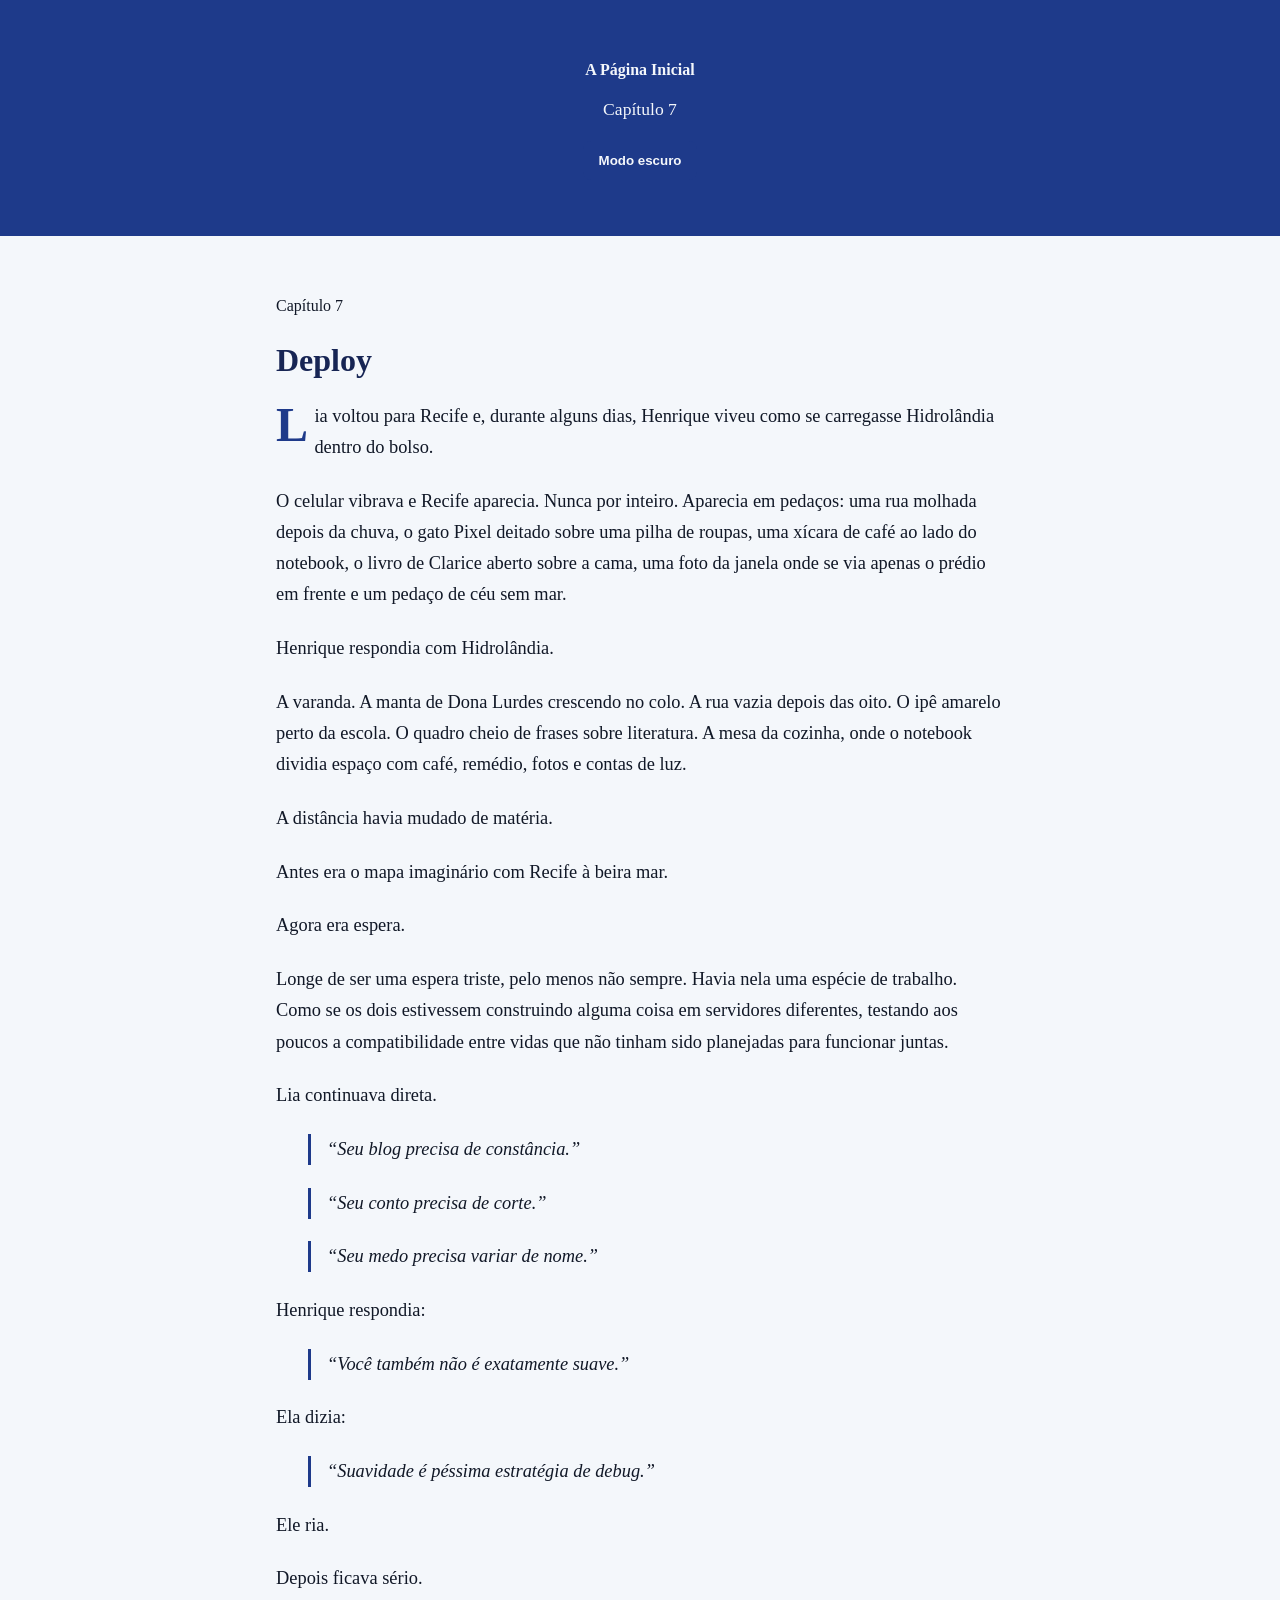
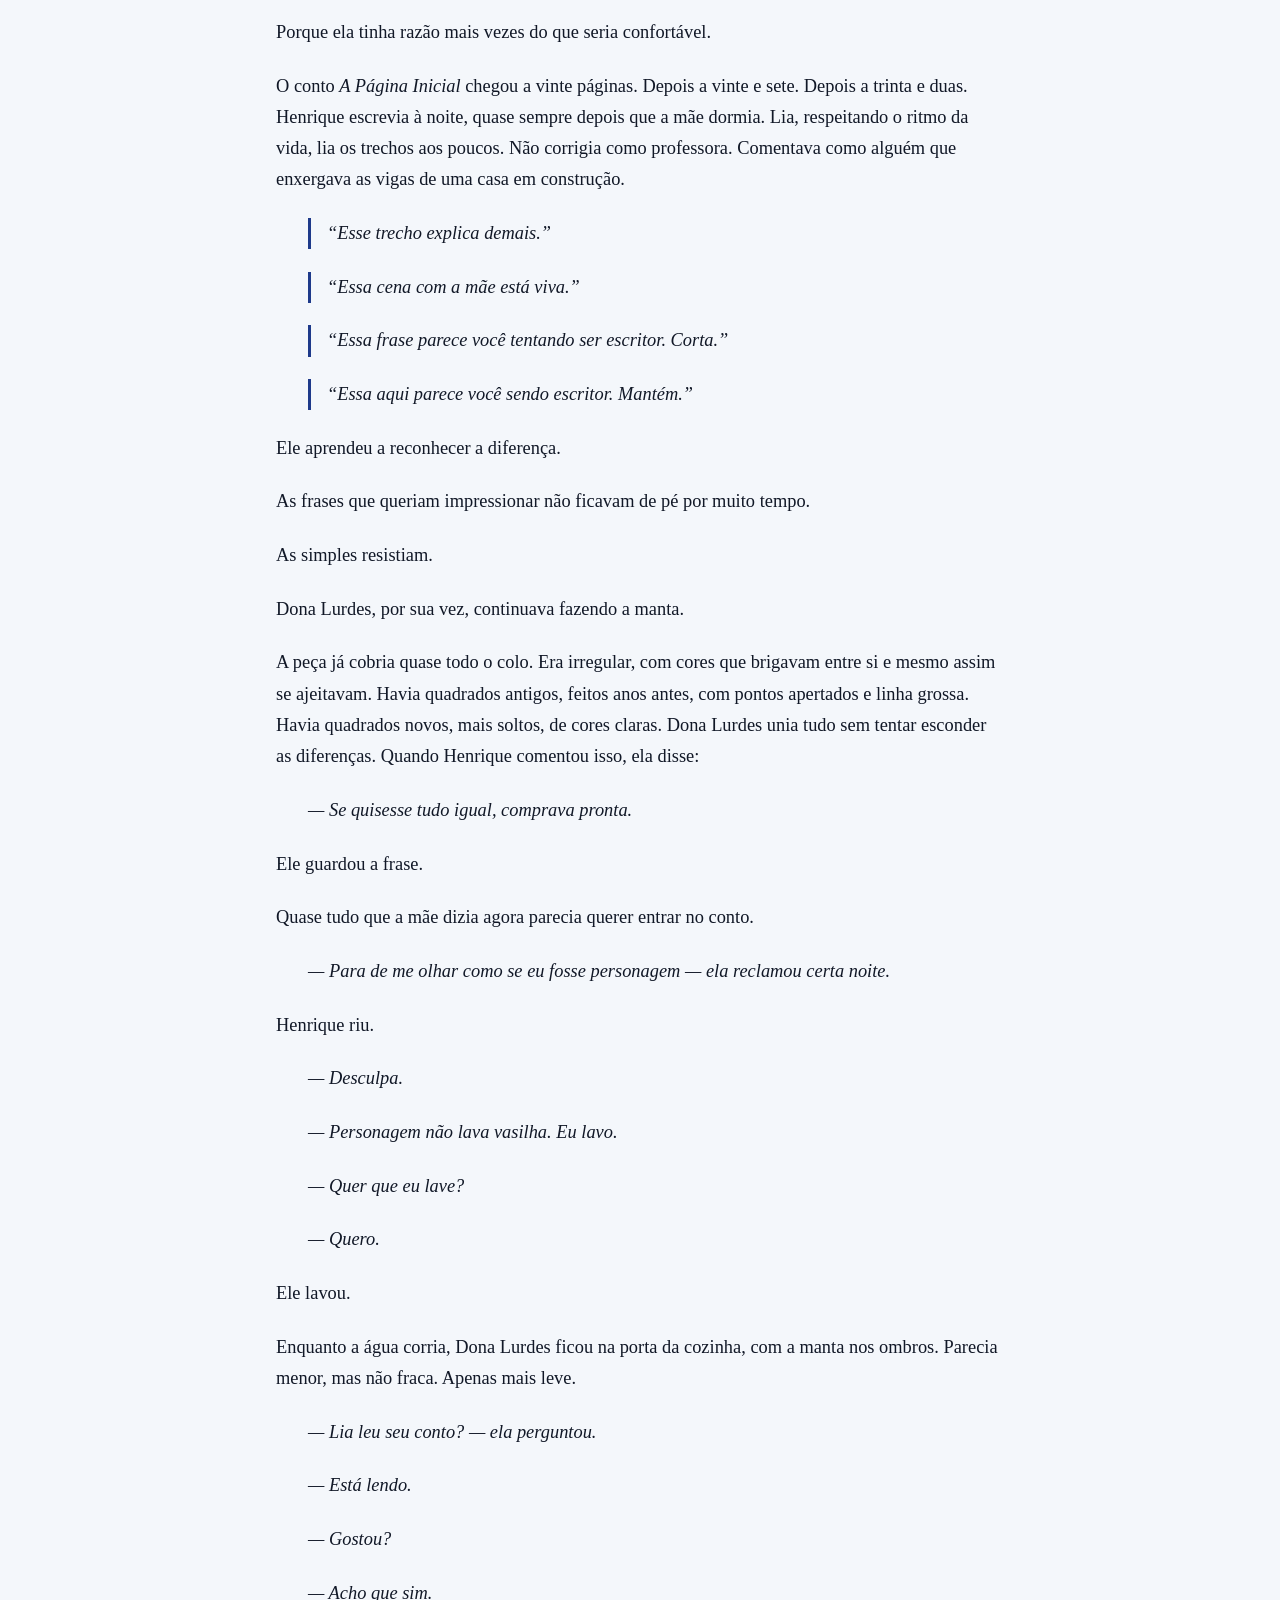
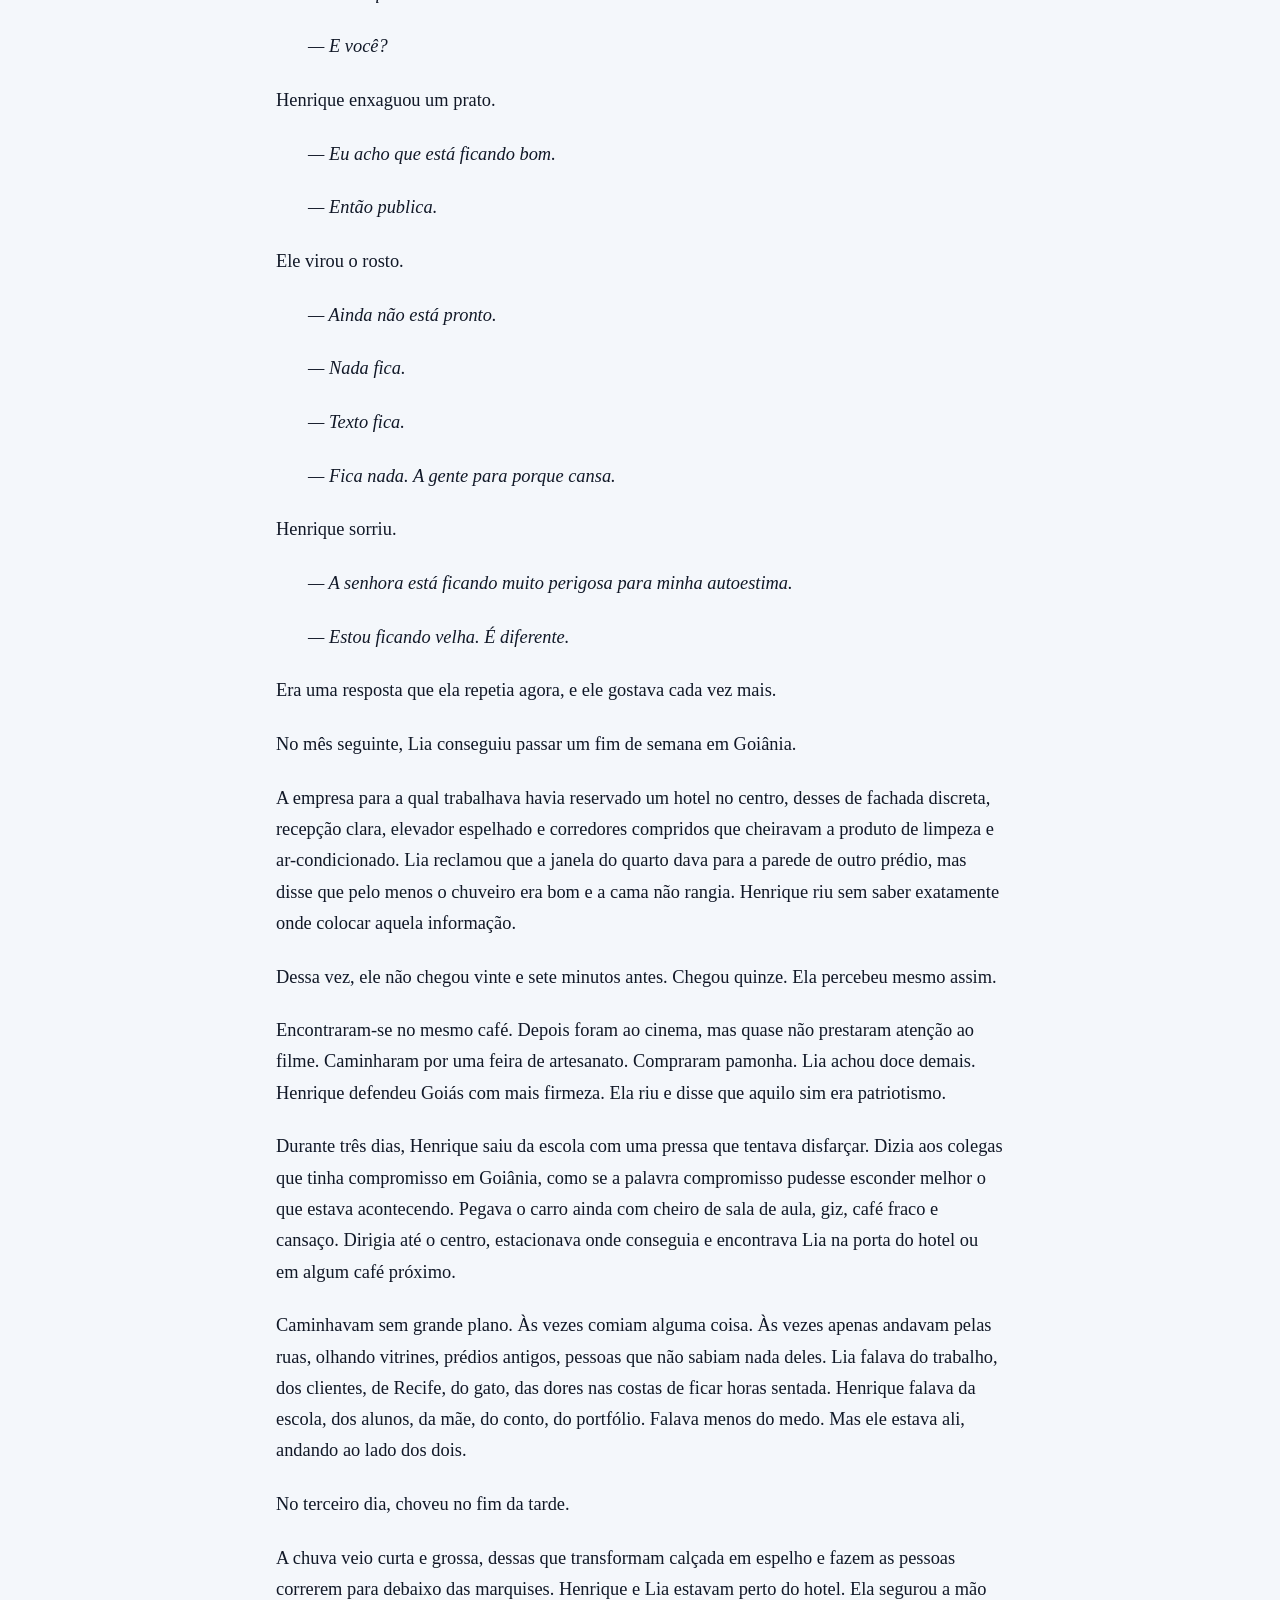
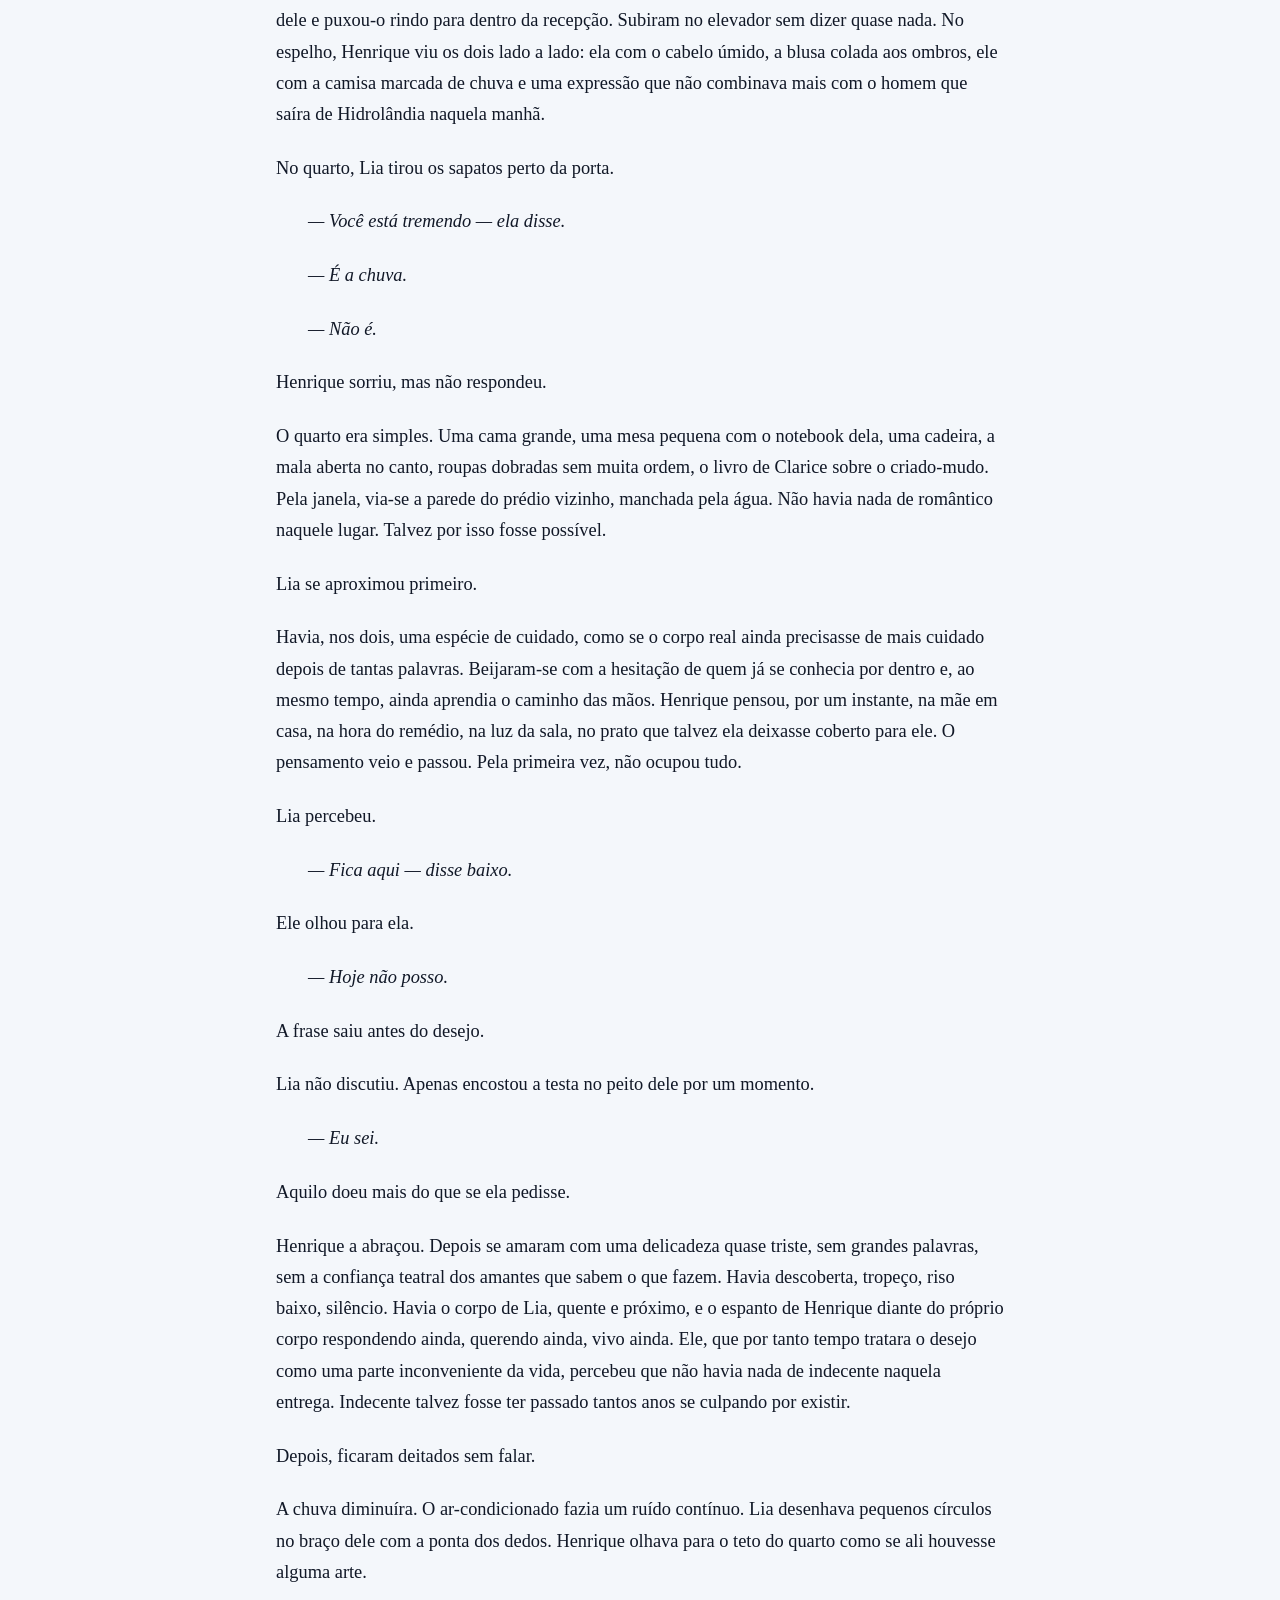
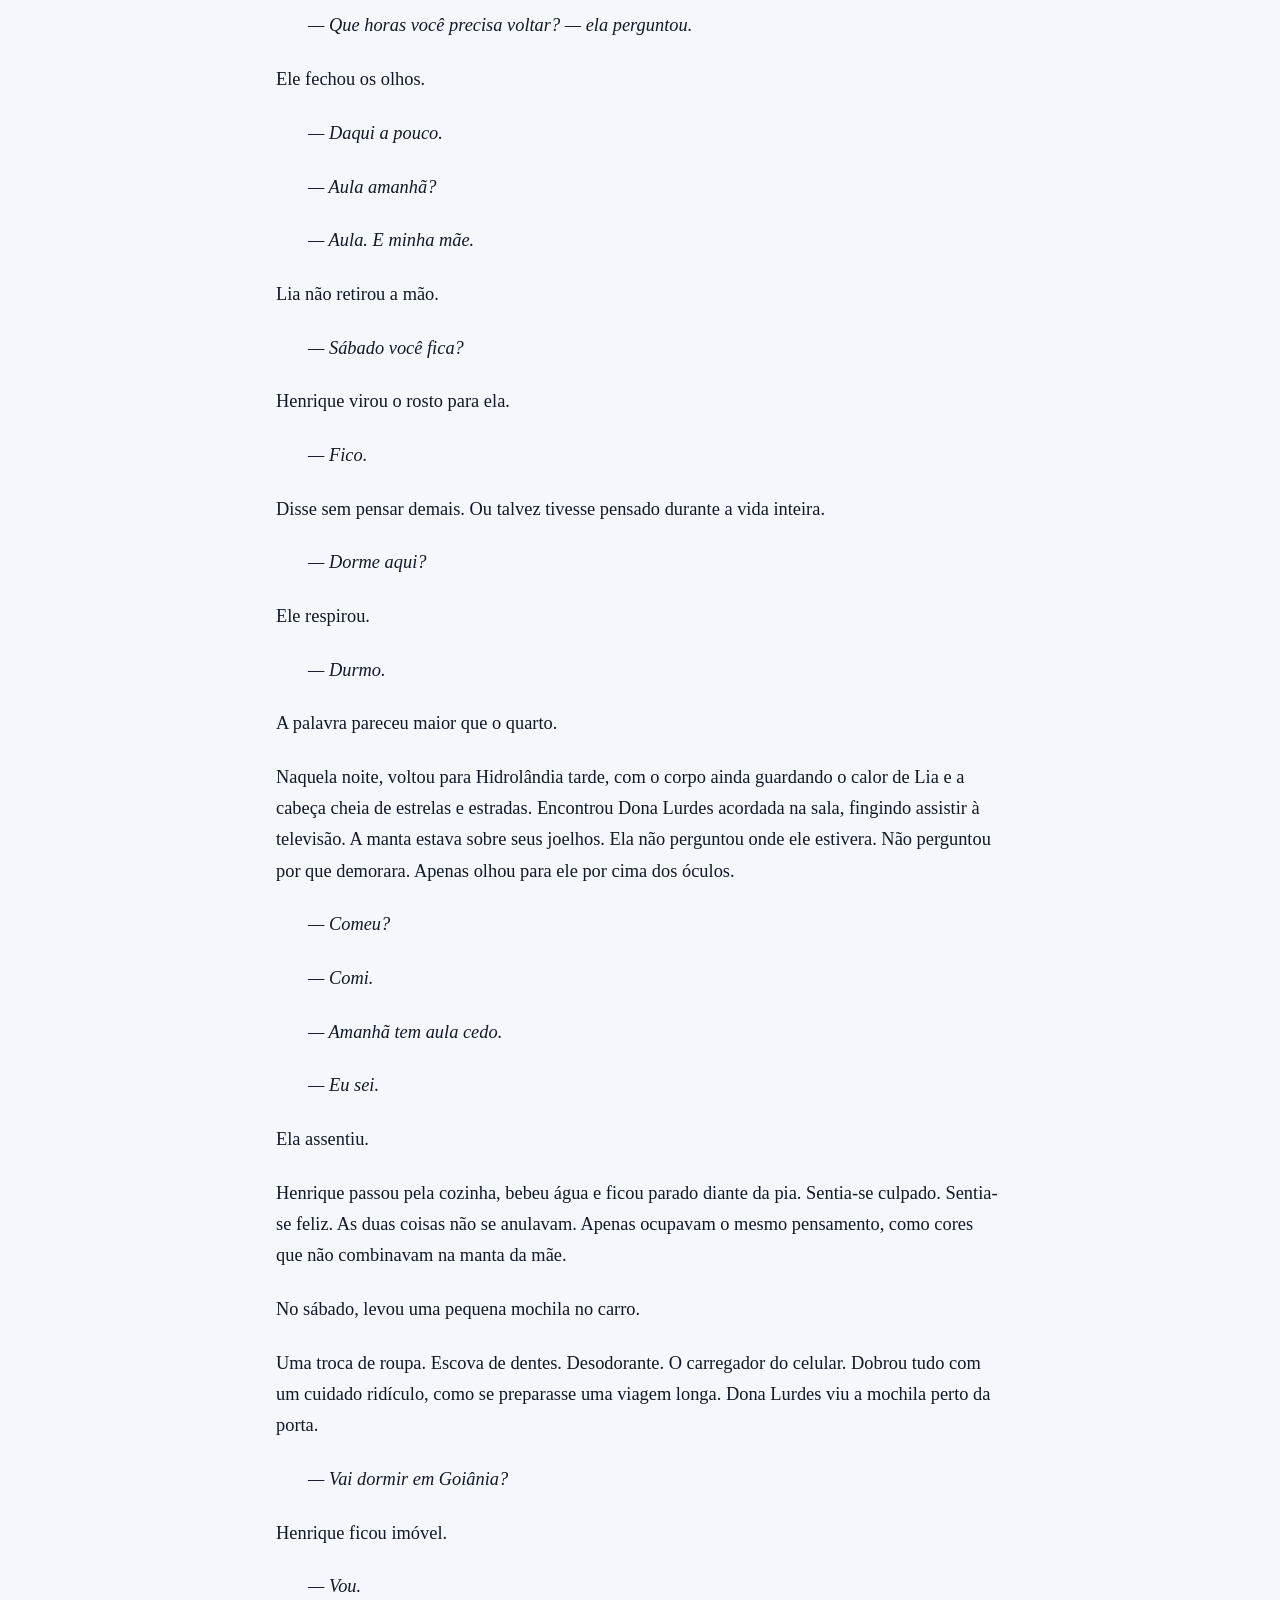
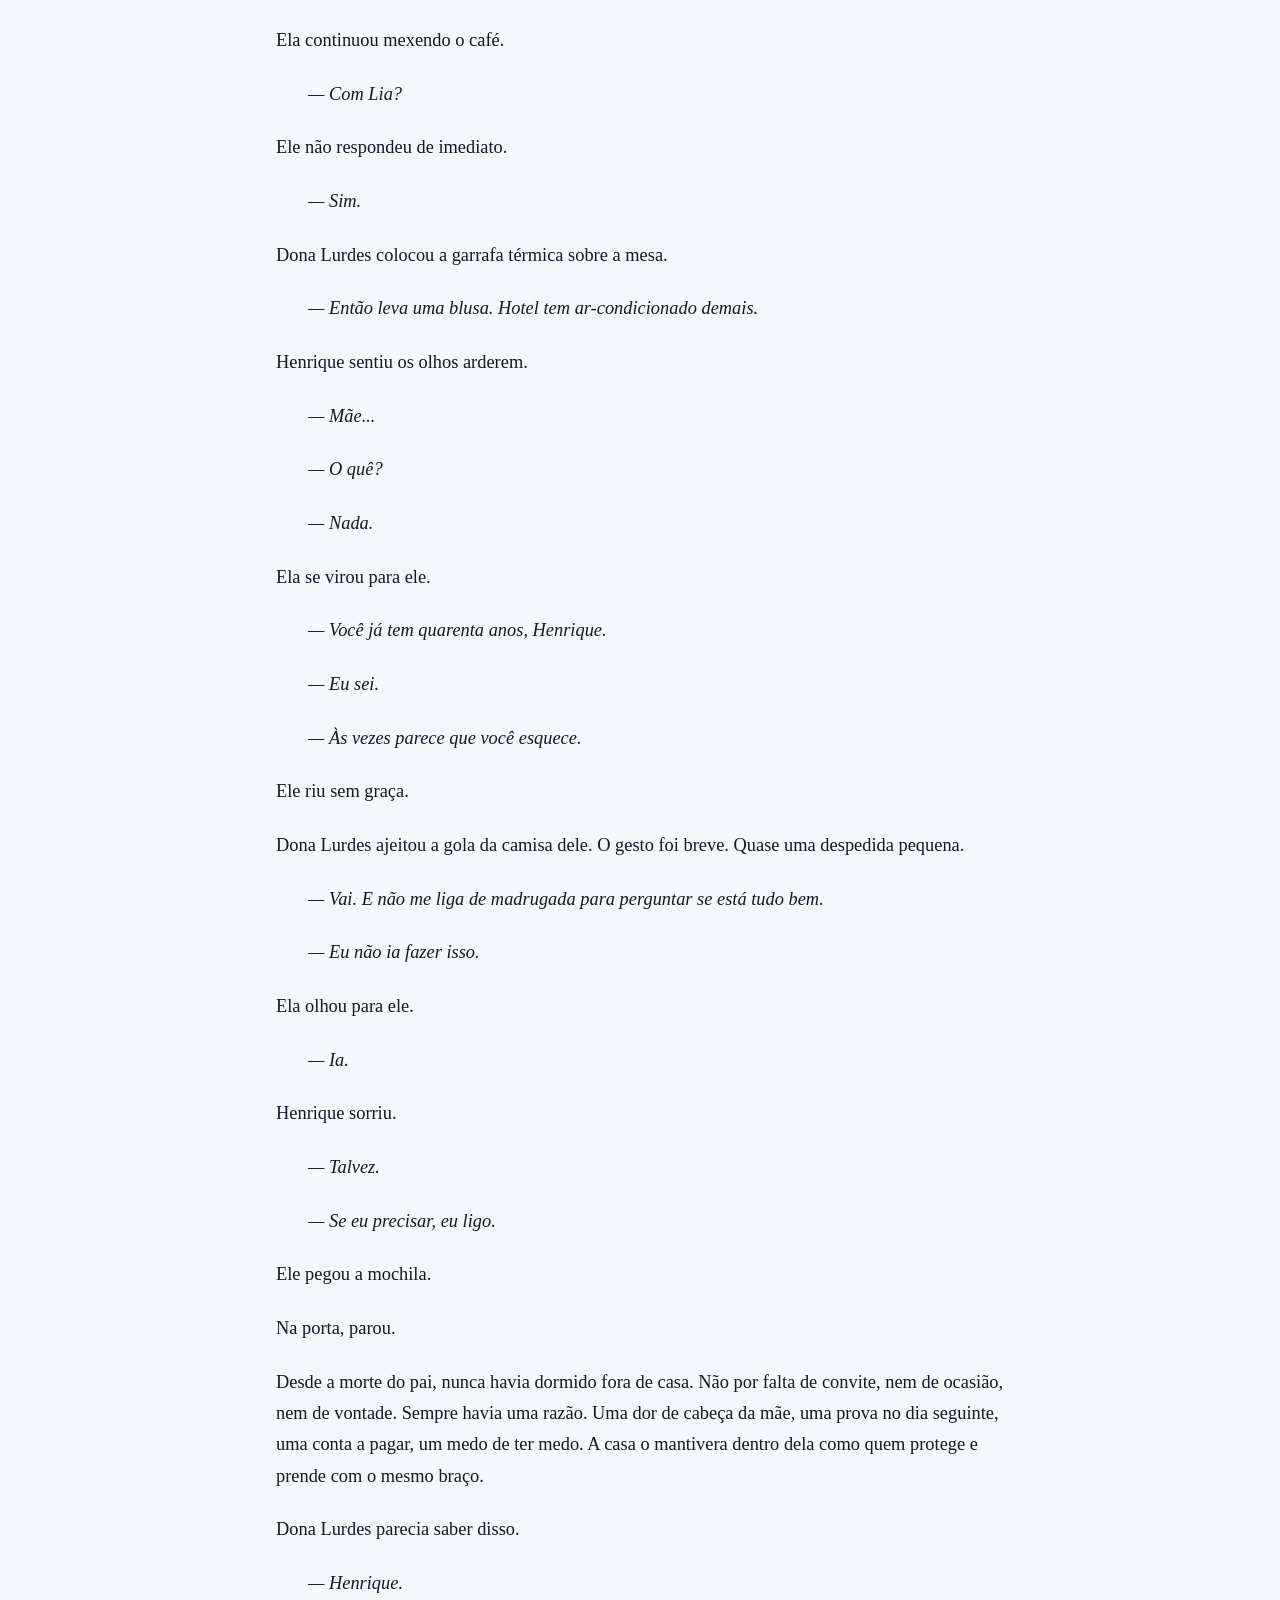
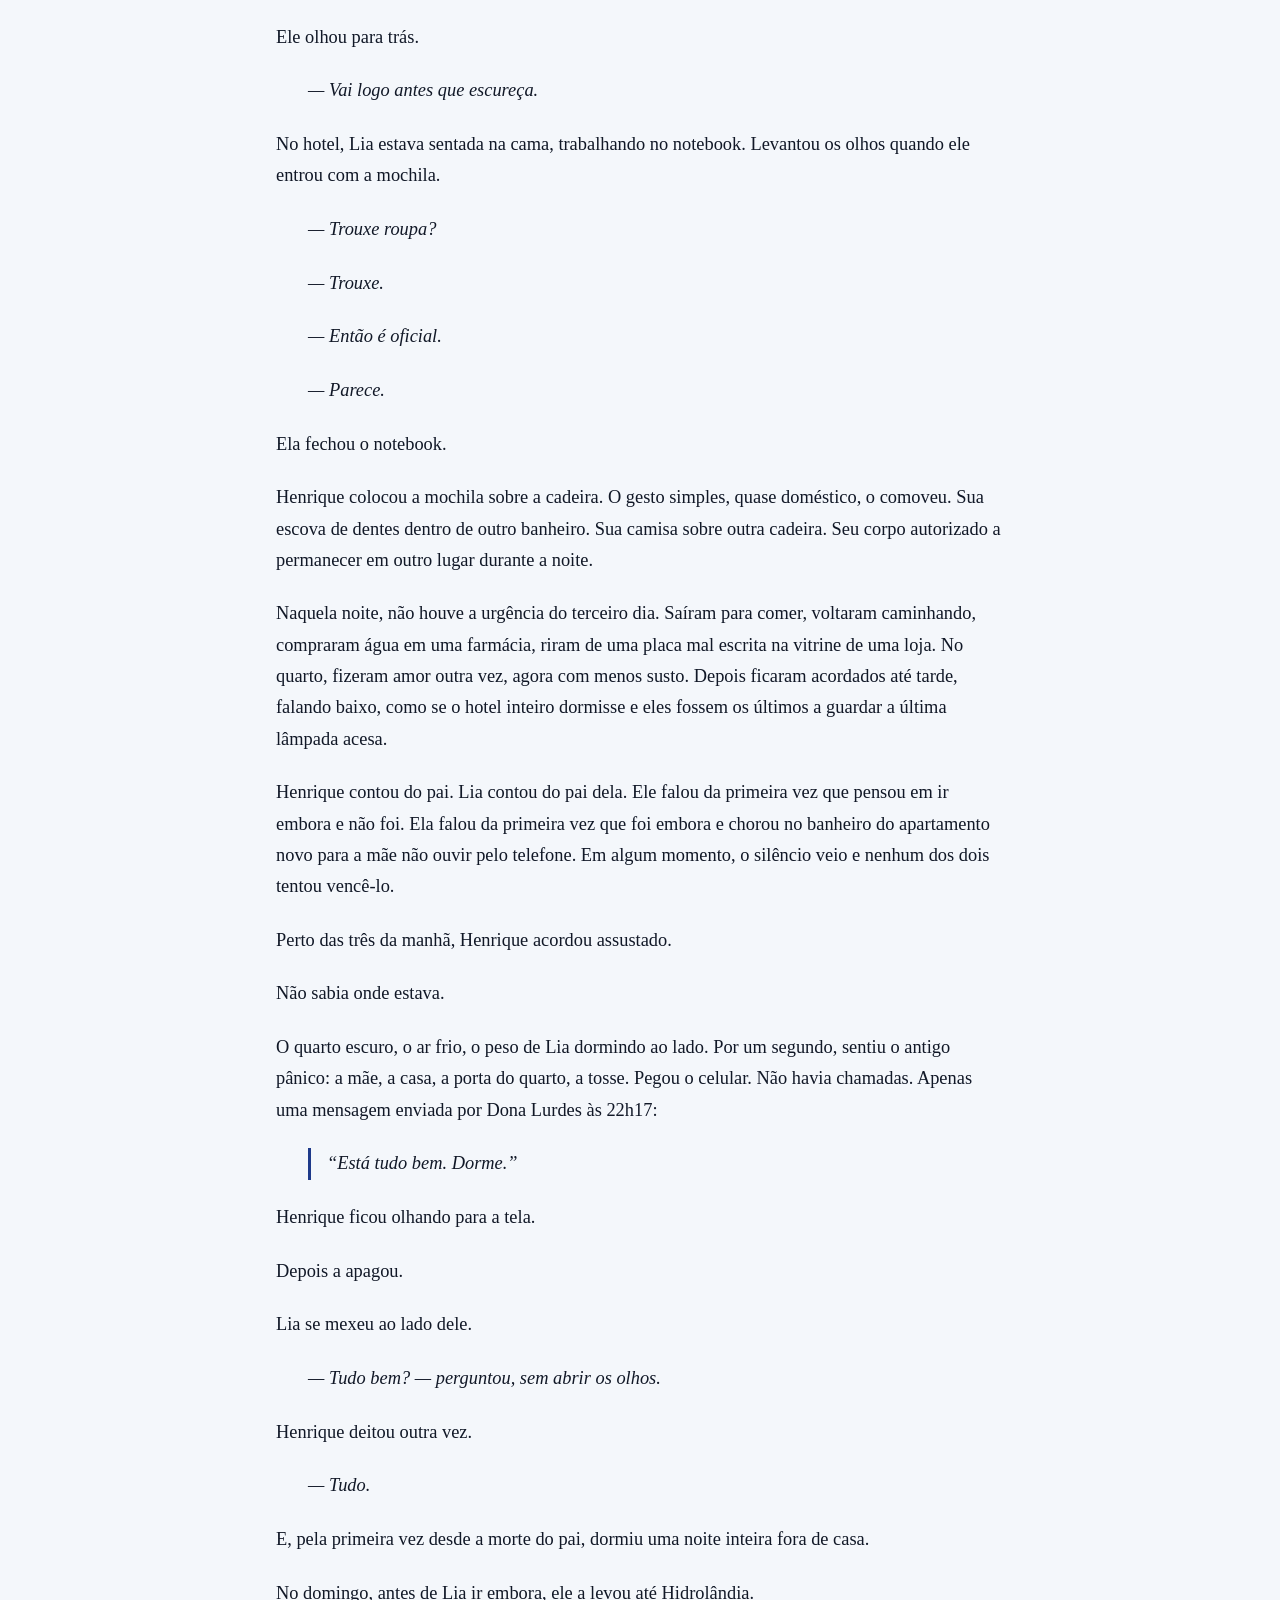
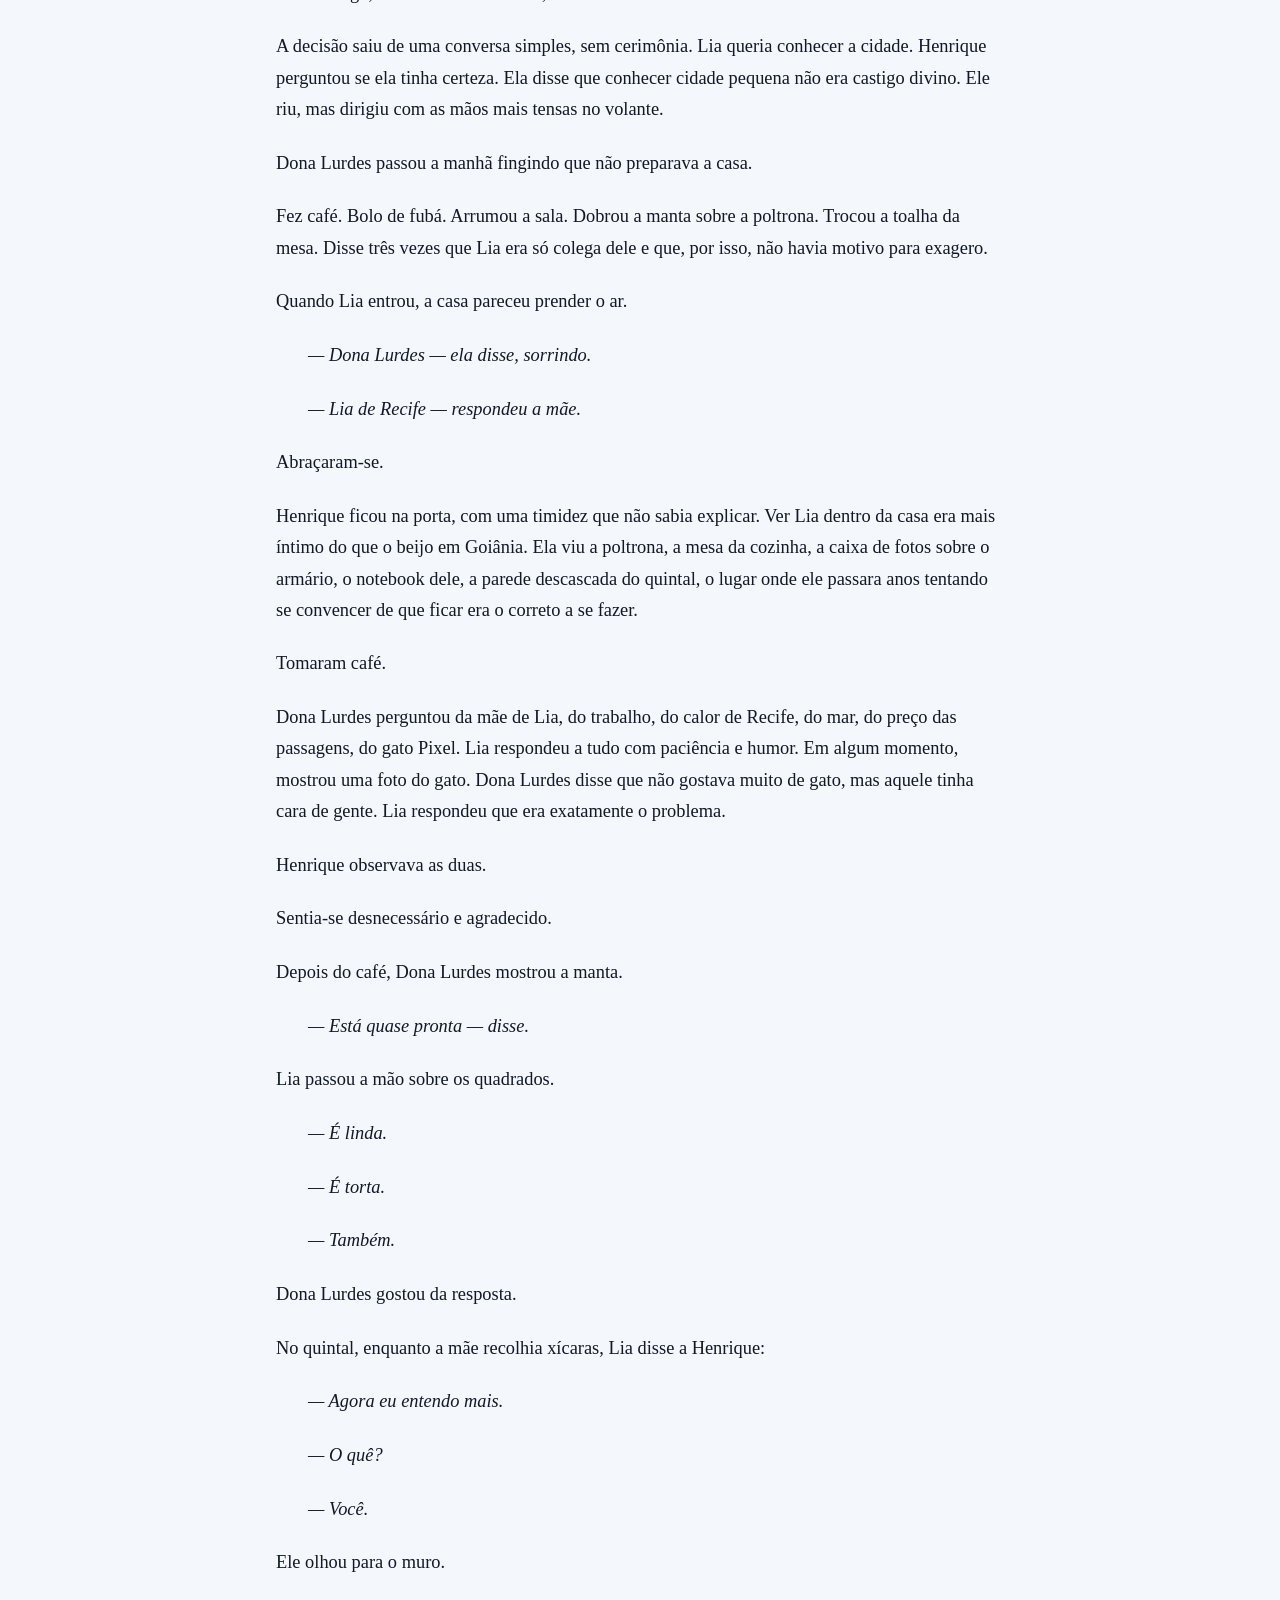
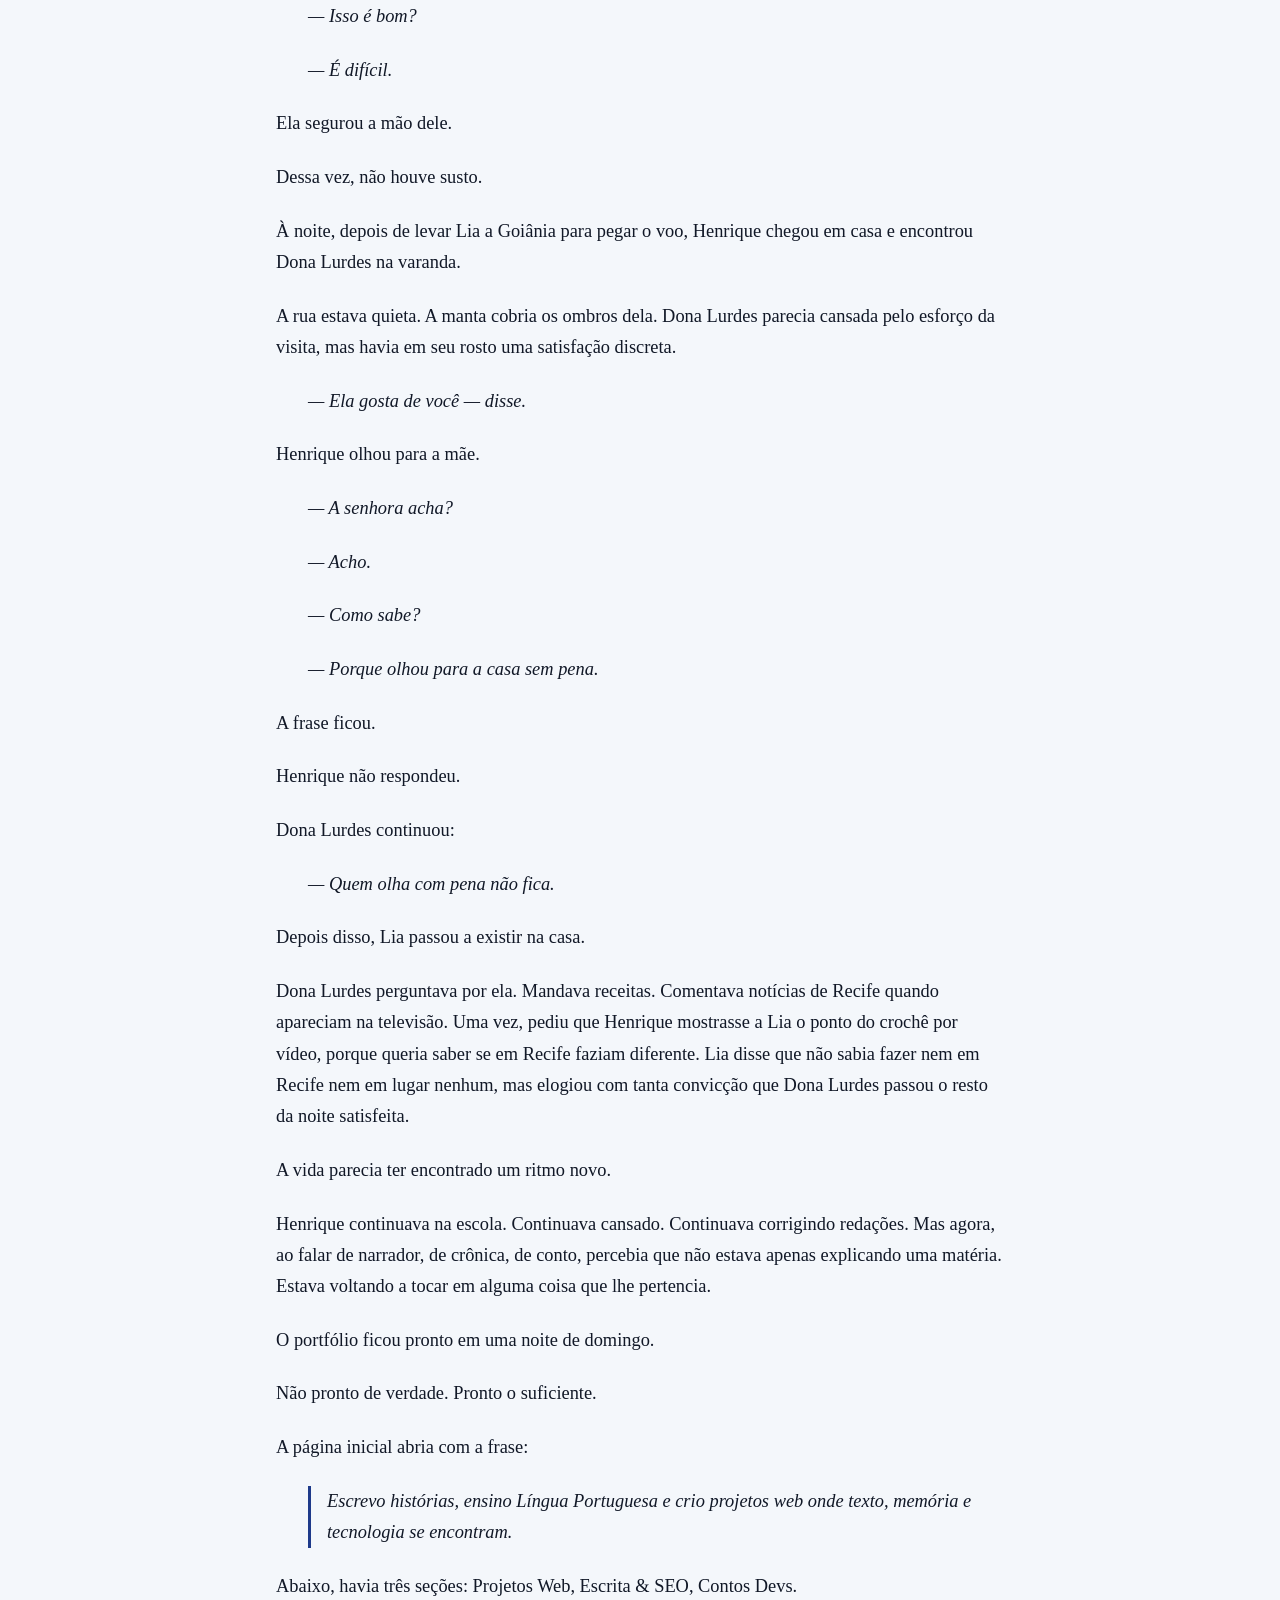
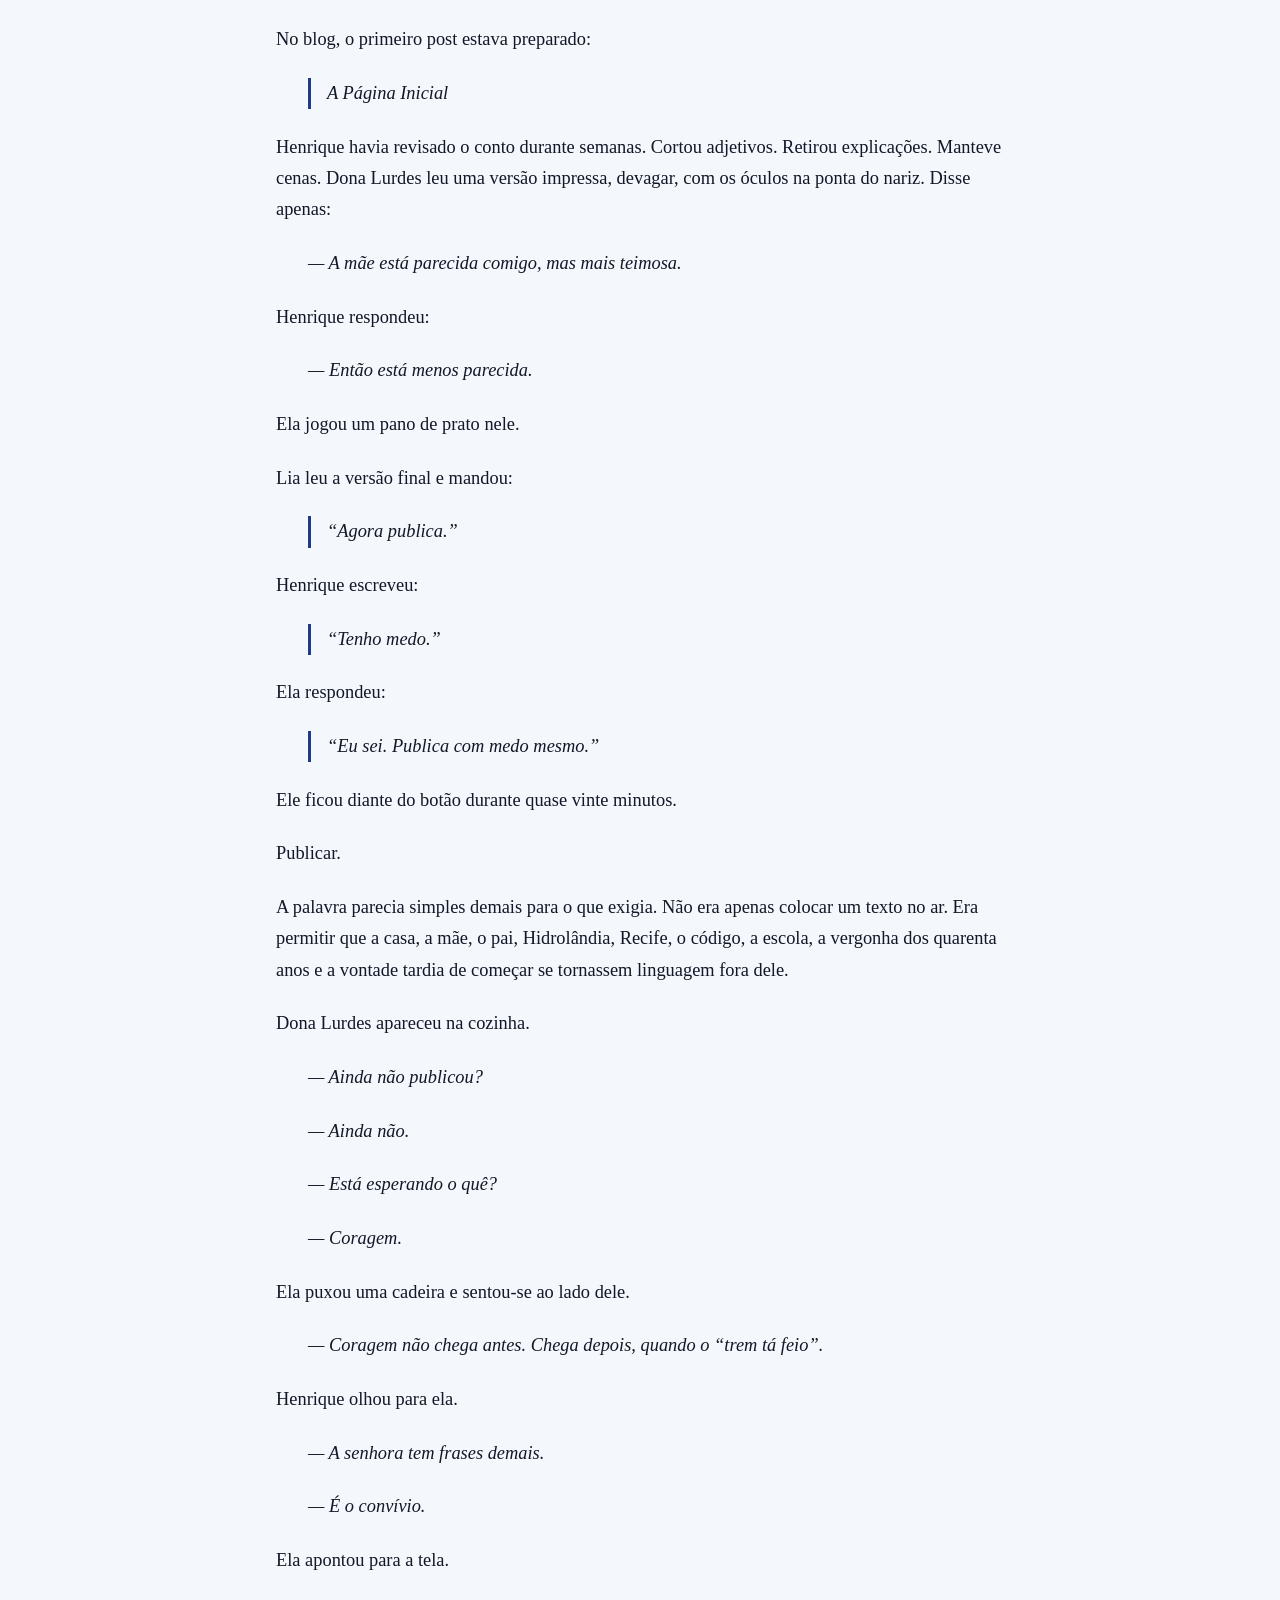
<file: capitulos/deploy.html>
<!doctype html>
<html lang="pt-BR">
  <head>
    <meta charset="UTF-8" />
    <meta name="viewport" content="width=device-width, initial-scale=1.0" />
    <title>Deploy | A Página Inicial</title>
    <meta
      name="description"
      content="Capítulo Deploy do conto digital A Página Inicial."
    />
    <link
      rel="icon"
      type="image/svg+xml"
      href="../assets/favicon/favicon.svg"
    />
    <link rel="stylesheet" href="../css/style.css" />
  </head>
  <body>
    <header class="cabecalho">
      <a href="../index.html" class="logo">A Página Inicial</a>
      <p>Capítulo 7</p>
      <button id="botao-tema" type="button" aria-pressed="false">
        Modo escuro
      </button>
    </header>

    <main class="capitulo">
      <p class="numero-capitulo">Capítulo 7</p>
      <h1>Deploy</h1>

      <article>
        <p>
          Lia voltou para Recife e, durante alguns dias, Henrique viveu como se
          carregasse Hidrolândia dentro do bolso.
        </p>

        <p>
          O celular vibrava e Recife aparecia. Nunca por inteiro. Aparecia em
          pedaços: uma rua molhada depois da chuva, o gato Pixel deitado sobre
          uma pilha de roupas, uma xícara de café ao lado do notebook, o livro
          de Clarice aberto sobre a cama, uma foto da janela onde se via apenas
          o prédio em frente e um pedaço de céu sem mar.
        </p>

        <p>Henrique respondia com Hidrolândia.</p>

        <p>
          A varanda. A manta de Dona Lurdes crescendo no colo. A rua vazia
          depois das oito. O ipê amarelo perto da escola. O quadro cheio de
          frases sobre literatura. A mesa da cozinha, onde o notebook dividia
          espaço com café, remédio, fotos e contas de luz.
        </p>

        <p>A distância havia mudado de matéria.</p>

        <p>Antes era o mapa imaginário com Recife à beira mar.</p>

        <p>Agora era espera.</p>

        <p>
          Longe de ser uma espera triste, pelo menos não sempre. Havia nela uma
          espécie de trabalho. Como se os dois estivessem construindo alguma
          coisa em servidores diferentes, testando aos poucos a compatibilidade
          entre vidas que não tinham sido planejadas para funcionar juntas.
        </p>

        <p>Lia continuava direta.</p>

        <p class="citacao">“Seu blog precisa de constância.”</p>

        <p class="citacao">“Seu conto precisa de corte.”</p>

        <p class="citacao">“Seu medo precisa variar de nome.”</p>

        <p>Henrique respondia:</p>

        <p class="citacao">“Você também não é exatamente suave.”</p>

        <p>Ela dizia:</p>

        <p class="citacao">“Suavidade é péssima estratégia de debug.”</p>

        <p>Ele ria.</p>

        <p>Depois ficava sério.</p>

        <p>Porque ela tinha razão mais vezes do que seria confortável.</p>

        <p>
          O conto <em>A Página Inicial</em> chegou a vinte páginas. Depois a
          vinte e sete. Depois a trinta e duas. Henrique escrevia à noite, quase
          sempre depois que a mãe dormia. Lia, respeitando o ritmo da vida, lia
          os trechos aos poucos. Não corrigia como professora. Comentava como
          alguém que enxergava as vigas de uma casa em construção.
        </p>

        <p class="citacao">“Esse trecho explica demais.”</p>

        <p class="citacao">“Essa cena com a mãe está viva.”</p>

        <p class="citacao">
          “Essa frase parece você tentando ser escritor. Corta.”
        </p>

        <p class="citacao">“Essa aqui parece você sendo escritor. Mantém.”</p>

        <p>Ele aprendeu a reconhecer a diferença.</p>

        <p>
          As frases que queriam impressionar não ficavam de pé por muito tempo.
        </p>

        <p>As simples resistiam.</p>

        <p>Dona Lurdes, por sua vez, continuava fazendo a manta.</p>

        <p>
          A peça já cobria quase todo o colo. Era irregular, com cores que
          brigavam entre si e mesmo assim se ajeitavam. Havia quadrados antigos,
          feitos anos antes, com pontos apertados e linha grossa. Havia
          quadrados novos, mais soltos, de cores claras. Dona Lurdes unia tudo
          sem tentar esconder as diferenças. Quando Henrique comentou isso, ela
          disse:
        </p>

        <p class="dialogo">— Se quisesse tudo igual, comprava pronta.</p>

        <p>Ele guardou a frase.</p>

        <p>Quase tudo que a mãe dizia agora parecia querer entrar no conto.</p>

        <p class="dialogo">
          — Para de me olhar como se eu fosse personagem — ela reclamou certa
          noite.
        </p>

        <p>Henrique riu.</p>

        <p class="dialogo">— Desculpa.</p>

        <p class="dialogo">— Personagem não lava vasilha. Eu lavo.</p>

        <p class="dialogo">— Quer que eu lave?</p>

        <p class="dialogo">— Quero.</p>

        <p>Ele lavou.</p>

        <p>
          Enquanto a água corria, Dona Lurdes ficou na porta da cozinha, com a
          manta nos ombros. Parecia menor, mas não fraca. Apenas mais leve.
        </p>

        <p class="dialogo">— Lia leu seu conto? — ela perguntou.</p>

        <p class="dialogo">— Está lendo.</p>

        <p class="dialogo">— Gostou?</p>

        <p class="dialogo">— Acho que sim.</p>

        <p class="dialogo">— E você?</p>

        <p>Henrique enxaguou um prato.</p>

        <p class="dialogo">— Eu acho que está ficando bom.</p>

        <p class="dialogo">— Então publica.</p>

        <p>Ele virou o rosto.</p>

        <p class="dialogo">— Ainda não está pronto.</p>

        <p class="dialogo">— Nada fica.</p>

        <p class="dialogo">— Texto fica.</p>

        <p class="dialogo">— Fica nada. A gente para porque cansa.</p>

        <p>Henrique sorriu.</p>

        <p class="dialogo">
          — A senhora está ficando muito perigosa para minha autoestima.
        </p>

        <p class="dialogo">— Estou ficando velha. É diferente.</p>

        <p>
          Era uma resposta que ela repetia agora, e ele gostava cada vez mais.
        </p>

        <p>
          No mês seguinte, Lia conseguiu passar um fim de semana em Goiânia.
        </p>

        <p>
          A empresa para a qual trabalhava havia reservado um hotel no centro,
          desses de fachada discreta, recepção clara, elevador espelhado e
          corredores compridos que cheiravam a produto de limpeza e
          ar-condicionado. Lia reclamou que a janela do quarto dava para a
          parede de outro prédio, mas disse que pelo menos o chuveiro era bom e
          a cama não rangia. Henrique riu sem saber exatamente onde colocar
          aquela informação.
        </p>

        <p>
          Dessa vez, ele não chegou vinte e sete minutos antes. Chegou quinze.
          Ela percebeu mesmo assim.
        </p>

        <p>
          Encontraram-se no mesmo café. Depois foram ao cinema, mas quase não
          prestaram atenção ao filme. Caminharam por uma feira de artesanato.
          Compraram pamonha. Lia achou doce demais. Henrique defendeu Goiás com
          mais firmeza. Ela riu e disse que aquilo sim era patriotismo.
        </p>

        <p>
          Durante três dias, Henrique saiu da escola com uma pressa que tentava
          disfarçar. Dizia aos colegas que tinha compromisso em Goiânia, como se
          a palavra compromisso pudesse esconder melhor o que estava
          acontecendo. Pegava o carro ainda com cheiro de sala de aula, giz,
          café fraco e cansaço. Dirigia até o centro, estacionava onde conseguia
          e encontrava Lia na porta do hotel ou em algum café próximo.
        </p>

        <p>
          Caminhavam sem grande plano. Às vezes comiam alguma coisa. Às vezes
          apenas andavam pelas ruas, olhando vitrines, prédios antigos, pessoas
          que não sabiam nada deles. Lia falava do trabalho, dos clientes, de
          Recife, do gato, das dores nas costas de ficar horas sentada. Henrique
          falava da escola, dos alunos, da mãe, do conto, do portfólio. Falava
          menos do medo. Mas ele estava ali, andando ao lado dos dois.
        </p>

        <p>No terceiro dia, choveu no fim da tarde.</p>

        <p>
          A chuva veio curta e grossa, dessas que transformam calçada em espelho
          e fazem as pessoas correrem para debaixo das marquises. Henrique e Lia
          estavam perto do hotel. Ela segurou a mão dele e puxou-o rindo para
          dentro da recepção. Subiram no elevador sem dizer quase nada. No
          espelho, Henrique viu os dois lado a lado: ela com o cabelo úmido, a
          blusa colada aos ombros, ele com a camisa marcada de chuva e uma
          expressão que não combinava mais com o homem que saíra de Hidrolândia
          naquela manhã.
        </p>

        <p>No quarto, Lia tirou os sapatos perto da porta.</p>

        <p class="dialogo">— Você está tremendo — ela disse.</p>

        <p class="dialogo">— É a chuva.</p>

        <p class="dialogo">— Não é.</p>

        <p>Henrique sorriu, mas não respondeu.</p>

        <p>
          O quarto era simples. Uma cama grande, uma mesa pequena com o notebook
          dela, uma cadeira, a mala aberta no canto, roupas dobradas sem muita
          ordem, o livro de Clarice sobre o criado-mudo. Pela janela, via-se a
          parede do prédio vizinho, manchada pela água. Não havia nada de
          romântico naquele lugar. Talvez por isso fosse possível.
        </p>

        <p>Lia se aproximou primeiro.</p>

        <p>
          Havia, nos dois, uma espécie de cuidado, como se o corpo real ainda
          precisasse de mais cuidado depois de tantas palavras. Beijaram-se com
          a hesitação de quem já se conhecia por dentro e, ao mesmo tempo, ainda
          aprendia o caminho das mãos. Henrique pensou, por um instante, na mãe
          em casa, na hora do remédio, na luz da sala, no prato que talvez ela
          deixasse coberto para ele. O pensamento veio e passou. Pela primeira
          vez, não ocupou tudo.
        </p>

        <p>Lia percebeu.</p>

        <p class="dialogo">— Fica aqui — disse baixo.</p>

        <p>Ele olhou para ela.</p>

        <p class="dialogo">— Hoje não posso.</p>

        <p>A frase saiu antes do desejo.</p>

        <p>
          Lia não discutiu. Apenas encostou a testa no peito dele por um
          momento.
        </p>

        <p class="dialogo">— Eu sei.</p>

        <p>Aquilo doeu mais do que se ela pedisse.</p>

        <p>
          Henrique a abraçou. Depois se amaram com uma delicadeza quase triste,
          sem grandes palavras, sem a confiança teatral dos amantes que sabem o
          que fazem. Havia descoberta, tropeço, riso baixo, silêncio. Havia o
          corpo de Lia, quente e próximo, e o espanto de Henrique diante do
          próprio corpo respondendo ainda, querendo ainda, vivo ainda. Ele, que
          por tanto tempo tratara o desejo como uma parte inconveniente da vida,
          percebeu que não havia nada de indecente naquela entrega. Indecente
          talvez fosse ter passado tantos anos se culpando por existir.
        </p>

        <p>Depois, ficaram deitados sem falar.</p>

        <p>
          A chuva diminuíra. O ar-condicionado fazia um ruído contínuo. Lia
          desenhava pequenos círculos no braço dele com a ponta dos dedos.
          Henrique olhava para o teto do quarto como se ali houvesse alguma
          arte.
        </p>

        <p class="dialogo">— Que horas você precisa voltar? — ela perguntou.</p>

        <p>Ele fechou os olhos.</p>

        <p class="dialogo">— Daqui a pouco.</p>

        <p class="dialogo">— Aula amanhã?</p>

        <p class="dialogo">— Aula. E minha mãe.</p>

        <p>Lia não retirou a mão.</p>

        <p class="dialogo">— Sábado você fica?</p>

        <p>Henrique virou o rosto para ela.</p>

        <p class="dialogo">— Fico.</p>

        <p>
          Disse sem pensar demais. Ou talvez tivesse pensado durante a vida
          inteira.
        </p>

        <p class="dialogo">— Dorme aqui?</p>

        <p>Ele respirou.</p>

        <p class="dialogo">— Durmo.</p>

        <p>A palavra pareceu maior que o quarto.</p>

        <p>
          Naquela noite, voltou para Hidrolândia tarde, com o corpo ainda
          guardando o calor de Lia e a cabeça cheia de estrelas e estradas.
          Encontrou Dona Lurdes acordada na sala, fingindo assistir à televisão.
          A manta estava sobre seus joelhos. Ela não perguntou onde ele
          estivera. Não perguntou por que demorara. Apenas olhou para ele por
          cima dos óculos.
        </p>

        <p class="dialogo">— Comeu?</p>

        <p class="dialogo">— Comi.</p>

        <p class="dialogo">— Amanhã tem aula cedo.</p>

        <p class="dialogo">— Eu sei.</p>

        <p>Ela assentiu.</p>

        <p>
          Henrique passou pela cozinha, bebeu água e ficou parado diante da pia.
          Sentia-se culpado. Sentia-se feliz. As duas coisas não se anulavam.
          Apenas ocupavam o mesmo pensamento, como cores que não combinavam na
          manta da mãe.
        </p>

        <p>No sábado, levou uma pequena mochila no carro.</p>

        <p>
          Uma troca de roupa. Escova de dentes. Desodorante. O carregador do
          celular. Dobrou tudo com um cuidado ridículo, como se preparasse uma
          viagem longa. Dona Lurdes viu a mochila perto da porta.
        </p>

        <p class="dialogo">— Vai dormir em Goiânia?</p>

        <p>Henrique ficou imóvel.</p>

        <p class="dialogo">— Vou.</p>

        <p>Ela continuou mexendo o café.</p>

        <p class="dialogo">— Com Lia?</p>

        <p>Ele não respondeu de imediato.</p>

        <p class="dialogo">— Sim.</p>

        <p>Dona Lurdes colocou a garrafa térmica sobre a mesa.</p>

        <p class="dialogo">
          — Então leva uma blusa. Hotel tem ar-condicionado demais.
        </p>

        <p>Henrique sentiu os olhos arderem.</p>

        <p class="dialogo">— Mãe...</p>

        <p class="dialogo">— O quê?</p>

        <p class="dialogo">— Nada.</p>

        <p>Ela se virou para ele.</p>

        <p class="dialogo">— Você já tem quarenta anos, Henrique.</p>

        <p class="dialogo">— Eu sei.</p>

        <p class="dialogo">— Às vezes parece que você esquece.</p>

        <p>Ele riu sem graça.</p>

        <p>
          Dona Lurdes ajeitou a gola da camisa dele. O gesto foi breve. Quase
          uma despedida pequena.
        </p>

        <p class="dialogo">
          — Vai. E não me liga de madrugada para perguntar se está tudo bem.
        </p>

        <p class="dialogo">— Eu não ia fazer isso.</p>

        <p>Ela olhou para ele.</p>

        <p class="dialogo">— Ia.</p>

        <p>Henrique sorriu.</p>

        <p class="dialogo">— Talvez.</p>

        <p class="dialogo">— Se eu precisar, eu ligo.</p>

        <p>Ele pegou a mochila.</p>

        <p>Na porta, parou.</p>

        <p>
          Desde a morte do pai, nunca havia dormido fora de casa. Não por falta
          de convite, nem de ocasião, nem de vontade. Sempre havia uma razão.
          Uma dor de cabeça da mãe, uma prova no dia seguinte, uma conta a
          pagar, um medo de ter medo. A casa o mantivera dentro dela como quem
          protege e prende com o mesmo braço.
        </p>

        <p>Dona Lurdes parecia saber disso.</p>

        <p class="dialogo">— Henrique.</p>

        <p>Ele olhou para trás.</p>

        <p class="dialogo">— Vai logo antes que escureça.</p>

        <p>
          No hotel, Lia estava sentada na cama, trabalhando no notebook.
          Levantou os olhos quando ele entrou com a mochila.
        </p>

        <p class="dialogo">— Trouxe roupa?</p>

        <p class="dialogo">— Trouxe.</p>

        <p class="dialogo">— Então é oficial.</p>

        <p class="dialogo">— Parece.</p>

        <p>Ela fechou o notebook.</p>

        <p>
          Henrique colocou a mochila sobre a cadeira. O gesto simples, quase
          doméstico, o comoveu. Sua escova de dentes dentro de outro banheiro.
          Sua camisa sobre outra cadeira. Seu corpo autorizado a permanecer em
          outro lugar durante a noite.
        </p>

        <p>
          Naquela noite, não houve a urgência do terceiro dia. Saíram para
          comer, voltaram caminhando, compraram água em uma farmácia, riram de
          uma placa mal escrita na vitrine de uma loja. No quarto, fizeram amor
          outra vez, agora com menos susto. Depois ficaram acordados até tarde,
          falando baixo, como se o hotel inteiro dormisse e eles fossem os
          últimos a guardar a última lâmpada acesa.
        </p>

        <p>
          Henrique contou do pai. Lia contou do pai dela. Ele falou da primeira
          vez que pensou em ir embora e não foi. Ela falou da primeira vez que
          foi embora e chorou no banheiro do apartamento novo para a mãe não
          ouvir pelo telefone. Em algum momento, o silêncio veio e nenhum dos
          dois tentou vencê-lo.
        </p>

        <p>Perto das três da manhã, Henrique acordou assustado.</p>

        <p>Não sabia onde estava.</p>

        <p>
          O quarto escuro, o ar frio, o peso de Lia dormindo ao lado. Por um
          segundo, sentiu o antigo pânico: a mãe, a casa, a porta do quarto, a
          tosse. Pegou o celular. Não havia chamadas. Apenas uma mensagem
          enviada por Dona Lurdes às 22h17:
        </p>

        <p class="citacao">“Está tudo bem. Dorme.”</p>

        <p>Henrique ficou olhando para a tela.</p>

        <p>Depois a apagou.</p>

        <p>Lia se mexeu ao lado dele.</p>

        <p class="dialogo">— Tudo bem? — perguntou, sem abrir os olhos.</p>

        <p>Henrique deitou outra vez.</p>

        <p class="dialogo">— Tudo.</p>

        <p>
          E, pela primeira vez desde a morte do pai, dormiu uma noite inteira
          fora de casa.
        </p>

        <p>No domingo, antes de Lia ir embora, ele a levou até Hidrolândia.</p>

        <p>
          A decisão saiu de uma conversa simples, sem cerimônia. Lia queria
          conhecer a cidade. Henrique perguntou se ela tinha certeza. Ela disse
          que conhecer cidade pequena não era castigo divino. Ele riu, mas
          dirigiu com as mãos mais tensas no volante.
        </p>

        <p>Dona Lurdes passou a manhã fingindo que não preparava a casa.</p>

        <p>
          Fez café. Bolo de fubá. Arrumou a sala. Dobrou a manta sobre a
          poltrona. Trocou a toalha da mesa. Disse três vezes que Lia era só
          colega dele e que, por isso, não havia motivo para exagero.
        </p>

        <p>Quando Lia entrou, a casa pareceu prender o ar.</p>

        <p class="dialogo">— Dona Lurdes — ela disse, sorrindo.</p>

        <p class="dialogo">— Lia de Recife — respondeu a mãe.</p>

        <p>Abraçaram-se.</p>

        <p>
          Henrique ficou na porta, com uma timidez que não sabia explicar. Ver
          Lia dentro da casa era mais íntimo do que o beijo em Goiânia. Ela viu
          a poltrona, a mesa da cozinha, a caixa de fotos sobre o armário, o
          notebook dele, a parede descascada do quintal, o lugar onde ele
          passara anos tentando se convencer de que ficar era o correto a se
          fazer.
        </p>

        <p>Tomaram café.</p>

        <p>
          Dona Lurdes perguntou da mãe de Lia, do trabalho, do calor de Recife,
          do mar, do preço das passagens, do gato Pixel. Lia respondeu a tudo
          com paciência e humor. Em algum momento, mostrou uma foto do gato.
          Dona Lurdes disse que não gostava muito de gato, mas aquele tinha cara
          de gente. Lia respondeu que era exatamente o problema.
        </p>

        <p>Henrique observava as duas.</p>

        <p>Sentia-se desnecessário e agradecido.</p>

        <p>Depois do café, Dona Lurdes mostrou a manta.</p>

        <p class="dialogo">— Está quase pronta — disse.</p>

        <p>Lia passou a mão sobre os quadrados.</p>

        <p class="dialogo">— É linda.</p>

        <p class="dialogo">— É torta.</p>

        <p class="dialogo">— Também.</p>

        <p>Dona Lurdes gostou da resposta.</p>

        <p>
          No quintal, enquanto a mãe recolhia xícaras, Lia disse a Henrique:
        </p>

        <p class="dialogo">— Agora eu entendo mais.</p>

        <p class="dialogo">— O quê?</p>

        <p class="dialogo">— Você.</p>

        <p>Ele olhou para o muro.</p>

        <p class="dialogo">— Isso é bom?</p>

        <p class="dialogo">— É difícil.</p>

        <p>Ela segurou a mão dele.</p>

        <p>Dessa vez, não houve susto.</p>

        <p>
          À noite, depois de levar Lia a Goiânia para pegar o voo, Henrique
          chegou em casa e encontrou Dona Lurdes na varanda.
        </p>

        <p>
          A rua estava quieta. A manta cobria os ombros dela. Dona Lurdes
          parecia cansada pelo esforço da visita, mas havia em seu rosto uma
          satisfação discreta.
        </p>

        <p class="dialogo">— Ela gosta de você — disse.</p>

        <p>Henrique olhou para a mãe.</p>

        <p class="dialogo">— A senhora acha?</p>

        <p class="dialogo">— Acho.</p>

        <p class="dialogo">— Como sabe?</p>

        <p class="dialogo">— Porque olhou para a casa sem pena.</p>

        <p>A frase ficou.</p>

        <p>Henrique não respondeu.</p>

        <p>Dona Lurdes continuou:</p>

        <p class="dialogo">— Quem olha com pena não fica.</p>

        <p>Depois disso, Lia passou a existir na casa.</p>

        <p>
          Dona Lurdes perguntava por ela. Mandava receitas. Comentava notícias
          de Recife quando apareciam na televisão. Uma vez, pediu que Henrique
          mostrasse a Lia o ponto do crochê por vídeo, porque queria saber se em
          Recife faziam diferente. Lia disse que não sabia fazer nem em Recife
          nem em lugar nenhum, mas elogiou com tanta convicção que Dona Lurdes
          passou o resto da noite satisfeita.
        </p>

        <p>A vida parecia ter encontrado um ritmo novo.</p>

        <p>
          Henrique continuava na escola. Continuava cansado. Continuava
          corrigindo redações. Mas agora, ao falar de narrador, de crônica, de
          conto, percebia que não estava apenas explicando uma matéria. Estava
          voltando a tocar em alguma coisa que lhe pertencia.
        </p>

        <p>O portfólio ficou pronto em uma noite de domingo.</p>

        <p>Não pronto de verdade. Pronto o suficiente.</p>

        <p>A página inicial abria com a frase:</p>

        <p class="citacao">
          Escrevo histórias, ensino Língua Portuguesa e crio projetos web onde
          texto, memória e tecnologia se encontram.
        </p>

        <p>
          Abaixo, havia três seções: Projetos Web, Escrita & SEO, Contos Devs.
        </p>

        <p>No blog, o primeiro post estava preparado:</p>

        <p class="citacao">A Página Inicial</p>

        <p>
          Henrique havia revisado o conto durante semanas. Cortou adjetivos.
          Retirou explicações. Manteve cenas. Dona Lurdes leu uma versão
          impressa, devagar, com os óculos na ponta do nariz. Disse apenas:
        </p>

        <p class="dialogo">— A mãe está parecida comigo, mas mais teimosa.</p>

        <p>Henrique respondeu:</p>

        <p class="dialogo">— Então está menos parecida.</p>

        <p>Ela jogou um pano de prato nele.</p>

        <p>Lia leu a versão final e mandou:</p>

        <p class="citacao">“Agora publica.”</p>

        <p>Henrique escreveu:</p>

        <p class="citacao">“Tenho medo.”</p>

        <p>Ela respondeu:</p>

        <p class="citacao">“Eu sei. Publica com medo mesmo.”</p>

        <p>Ele ficou diante do botão durante quase vinte minutos.</p>

        <p>Publicar.</p>

        <p>
          A palavra parecia simples demais para o que exigia. Não era apenas
          colocar um texto no ar. Era permitir que a casa, a mãe, o pai,
          Hidrolândia, Recife, o código, a escola, a vergonha dos quarenta anos
          e a vontade tardia de começar se tornassem linguagem fora dele.
        </p>

        <p>Dona Lurdes apareceu na cozinha.</p>

        <p class="dialogo">— Ainda não publicou?</p>

        <p class="dialogo">— Ainda não.</p>

        <p class="dialogo">— Está esperando o quê?</p>

        <p class="dialogo">— Coragem.</p>

        <p>Ela puxou uma cadeira e sentou-se ao lado dele.</p>

        <p class="dialogo">
          — Coragem não chega antes. Chega depois, quando o “trem tá feio”.
        </p>

        <p>Henrique olhou para ela.</p>

        <p class="dialogo">— A senhora tem frases demais.</p>

        <p class="dialogo">— É o convívio.</p>

        <p>Ela apontou para a tela.</p>

        <p class="dialogo">— Aperta.</p>

        <p class="dialogo">— Mãe.</p>

        <p class="dialogo">— Aperta logo antes que eu aperte errado.</p>

        <p>Henrique riu.</p>

        <p>Depois clicou.</p>

        <p>O post entrou no ar.</p>

        <p>Nenhum som.</p>

        <p>Nenhum clarão.</p>

        <p>Nenhuma confirmação divina.</p>

        <p>
          Apenas a página publicada, com o título grande, a imagem de capa, o
          texto começando com uma casa que cheirava a alho queimado, pano úmido
          e café requentado.
        </p>

        <p>Dona Lurdes leu a primeira linha.</p>

        <p class="dialogo">— Esse feijão vai me perseguir.</p>

        <p>Henrique riu.</p>

        <p>Ela também.</p>

        <p>
          Depois, como se o assunto estivesse resolvido, levantou-se para fazer
          café.
        </p>

        <p>Naquela noite, Henrique mandou o link para Lia.</p>

        <p>Ela respondeu com um print da página aberta no celular.</p>

        <p class="citacao">
          “Carregou rápido. Quase chorei. As duas coisas são importantes.”
        </p>

        <p>Ele riu.</p>

        <p>
          O primeiro comentário no post apareceu no dia seguinte. Era de Ana
          Clara, a aluna.
        </p>

        <p class="citacao">
          “Professor, li seu conto. Parece crônica, mas dói mais.”
        </p>

        <p>Henrique ficou olhando para a frase.</p>

        <p>Respondeu:</p>

        <p class="citacao">“Obrigado, Ana. Continue escrevendo.”</p>

        <p>Ao enviar, percebeu que dizia aquilo também para si.</p>

        <p>
          Os meses seguintes trouxeram mudanças que não pareciam dramáticas
          enquanto aconteciam.
        </p>

        <p>Henrique começou a enviar currículos.</p>

        <p>
          Primeiro para vagas pequenas, remotas, de conteúdo, SEO, WordPress,
          suporte em sites. Depois para estágios tardios, freelas, projetos
          front-end simples. Recebeu muitos silêncios. Alguns “não”. Duas
          entrevistas ruins. Uma entrevista em que o recrutador parecia mais
          jovem que seus alunos. Uma proposta mal paga. Um cliente que queria um
          site inteiro por um valor que mal cobria a gasolina até Goiânia.
        </p>

        <p>Lia dizia:</p>

        <p class="citacao">“Bem-vindo.”</p>

        <p>Ele dizia:</p>

        <p class="citacao">“Estou velho para isso.”</p>

        <p>Ela respondia:</p>

        <p class="citacao">“Você está vivo para isso.”</p>

        <p>O blog começou a receber leitores. Poucos. Mas reais.</p>

        <p>
          Alguns vinham pelos contos. Outros pelos textos sobre SEO. Outros por
          curiosidade, porque o professor Henrique agora tinha site. Márcio leu
          e disse que ele finalmente parecia menos morto também na internet.
          Rian, o aluno do fundo, perguntou se dava dinheiro fazer site. Ana
          Clara levou outro texto para ele ler.
        </p>

        <p>Dona Lurdes imprimia comentários como se fossem exames bons.</p>

        <p class="dialogo">— Esse aqui gostou — dizia.</p>

        <p class="dialogo">— Mãe, é só um comentário.</p>

        <p class="dialogo">— Comentário bom também é visita.</p>

        <p>A manta ficou pronta em julho.</p>

        <p>
          Era grande, torta, colorida e quente demais para o clima de Goiás.
          Dona Lurdes estendeu a peça sobre o sofá e ficou olhando. Henrique
          tirou uma foto. Mandou para Lia.
        </p>

        <p>Lia respondeu:</p>

        <p class="citacao">“Isso é seu site em forma de manta.”</p>

        <p>Henrique mostrou a mensagem à mãe.</p>

        <p>Dona Lurdes disse:</p>

        <p class="dialogo">— Ela entende mesmo dessas coisas.</p>

        <p>Naquele mesmo mês, a saúde dela piorou.</p>

        <p>
          Primeiro veio o cansaço. Depois a falta de ar. Depois os exames.
          Depois uma sequência de palavras que Henrique ouviu sem entender
          completamente. Coração. Pulmão. Idade. Cuidado. Acompanhamento. Risco.
        </p>

        <p>A casa mudou outra vez.</p>

        <p>
          Não de uma vez. As casas mudam por acúmulo de pequenas tragédias
          cotidianas.
        </p>

        <p>Uma cadeira colocada no banheiro.</p>

        <p>Remédios organizados em uma caixa com dias da semana.</p>

        <p>Consultas marcadas.</p>

        <p>A manta na cama.</p>

        <p>O celular sempre carregado.</p>

        <p>
          Henrique reduziu os freelas. Faltou menos à escola do que queria.
          Dormiu pior. Voltou a rondar a porta do quarto da mãe como alma
          penada.
        </p>

        <p>Dona Lurdes percebeu.</p>

        <p class="dialogo">— Você está fazendo de novo — disse uma noite.</p>

        <p>Ele estava sentado na cadeira ao lado da cama.</p>

        <p class="dialogo">— Fazendo o quê?</p>

        <p class="dialogo">— Parando.</p>

        <p class="dialogo">— A senhora está doente.</p>

        <p class="dialogo">
          — Estou. Mas você não precisa morrer antes de mim.
        </p>

        <p>Henrique fechou os olhos.</p>

        <p class="dialogo">— Não fala assim.</p>

        <p class="dialogo">— Então escuta sem eu falar bonito.</p>

        <p>Ela respirou devagar.</p>

        <p class="dialogo">— Eu quero você vivo quando eu for.</p>

        <p>
          Henrique segurou a mão dela. A pele estava fina, quente, cheia de
          pequenos relevos. Aquela mão havia feito café, crochê, comida,
          curativos, contas, malas que ele não usou, roupas que ele vestiu,
          gestos que o prenderam e o salvaram com a mesma força.
        </p>

        <p class="dialogo">— Eu não sei fazer isso — ele disse.</p>

        <p class="dialogo">— Aprende. Você não está aprendendo tanta coisa?</p>

        <p>Ele riu chorando.</p>

        <p>Dona Lurdes apertou sua mão com pouca força.</p>

        <p class="dialogo">— Esse curso aí não ensina?</p>

        <p class="dialogo">— Não.</p>

        <p class="dialogo">— Então pede para Lia.</p>

        <p>Quando Henrique contou a Lia, ela não tentou consolar depressa.</p>

        <p>Disse apenas:</p>

        <p class="citacao">“Estou aqui.”</p>

        <p>Às vezes, era a única frase que não atrapalhava.</p>

        <p>
          Lia foi a Hidrolândia duas vezes durante a doença de Dona Lurdes. Na
          segunda, ficou três dias. Trabalhou da mesa da cozinha, com fones de
          ouvido, enquanto Henrique levava a mãe ao médico. Dona Lurdes gostava
          de vê-la ali. Dizia que Lia trabalhava “sem fazer bagunça”, o que
          considerava grande qualidade.
        </p>

        <p>Uma tarde, Henrique encontrou as duas conversando na varanda.</p>

        <p>
          Lia segurava uma xícara. Dona Lurdes estava com a manta sobre as
          pernas.
        </p>

        <p class="dialogo">— Estão falando de mim? — ele perguntou.</p>

        <p class="dialogo">— Sempre — Lia disse.</p>

        <p>Dona Lurdes sorriu.</p>

        <p class="dialogo">
          — Estou explicando para ela que você demora a entender as coisas.
        </p>

        <p class="dialogo">— Obrigado.</p>

        <p class="dialogo">— Mas entende.</p>

        <p>Lia olhou para ele.</p>

        <p class="dialogo">— Eu sei.</p>

        <p>No fim do ano, Dona Lurdes morreu numa madrugada de chuva fina.</p>

        <p>Henrique estava em casa.</p>

        <p>Isso não o consolou como imaginava.</p>

        <p>
          Durante anos, temera não estar. Temera sair, viajar, dormir,
          distrair-se, viver, e a morte entrar pela casa em sua ausência. No
          fim, estava ali. Ouviu a respiração mudar. Chamou. Segurou a mão.
          Chamou de novo. A ambulância veio. O médico falou baixo. A vizinha
          chegou de chinelo. Márcio apareceu antes do sol. Lia comprou passagem
          no primeiro voo que conseguiu.
        </p>

        <p>
          E, mesmo estando ali, Henrique entendeu que presença nenhuma impede a
          partida.
        </p>

        <p>A morte da mãe não libertou.</p>

        <p>Primeiro, esvaziou.</p>

        <p>A casa ficou enorme outra vez.</p>

        <p>
          Como ficara depois da morte do pai, segundo sua memória de criança.
          Mas agora não havia Dona Lurdes para ocupar a ausência com café,
          televisão, crochê e perguntas sobre horário. Havia apenas os objetos,
          todos excessivos.
        </p>

        <p>A poltrona marrom.</p>

        <p>A caixa de fotos.</p>

        <p>A garrafa térmica.</p>

        <p>Os remédios interrompidos.</p>

        <p>A manta dobrada sobre a cama.</p>

        <p>A xícara preferida.</p>

        <p>O robe azul claro atrás da porta.</p>

        <p>
          Durante dias, Henrique andou pela casa se culpando pelas coisas terem
          perdido a sua dona.
        </p>

        <p>Lia ficou com ele uma semana.</p>

        <p>
          Não tentou organizar tudo. Não disse frases grandes. Lavou louça.
          Atendeu telefone. Fez café ruim. Dormiu pouco. Sentou-se ao lado dele
          na varanda sem exigir conversa.
        </p>

        <p>No terceiro dia, Henrique disse:</p>

        <p class="dialogo">— Eu achei que ia sentir alívio.</p>

        <p>Lia olhou para a rua.</p>

        <p class="dialogo">— E sentiu?</p>

        <p>Ele demorou.</p>

        <p class="dialogo">— Um pouco.</p>

        <p>A vergonha veio junto.</p>

        <p>Lia segurou sua mão.</p>

        <p class="dialogo">— Alívio também é luto.</p>

        <p>Ele chorou então.</p>

        <p>
          Depois do enterro, encontrou dentro da caixa de fotos um envelope com
          seu nome.
        </p>

        <p>A letra era de Dona Lurdes.</p>

        <p>
          Dentro, havia uma foto antiga: ele menino ao lado do pai e do rádio
          aberto. A mesma que já conhecia. Atrás, uma frase escrita
          recentemente, com letra trêmula:
        </p>

        <p class="citacao">
          Você já estava aprendendo tecnologia antes de saber.
        </p>

        <p>Henrique leu sentado à mesa da cozinha.</p>

        <p>Lia estava ao lado.</p>

        <p>Nenhum dos dois falou.</p>

        <p>Meses depois, ele recebeu uma proposta.</p>

        <p>Não veio como nos sonhos.</p>

        <p>
          Não era uma grande empresa que descobria seu talento escondido e o
          levava para a Europa como em anúncio de curso. Veio por caminho torto.
          Um projeto freelancer. Um cliente alemão indicado por uma conhecida de
          Lia. Depois uma entrevista. Depois outra. Depois um teste técnico que
          ele achou que tinha ido mal. Depois uma conversa sobre conteúdo, SEO,
          WordPress, front-end, português, inglês, alemão básico, blogs,
          documentação, páginas rápidas, acessibilidade.
        </p>

        <p>A empresa ficava em Nuremberg.</p>

        <p>
          Precisava de alguém com perfil híbrido. Conteúdo, SEO, front-end
          júnior, comunicação com clientes lusófonos, hispanohablantes e
          projetos internacionais. Lia também participou de outro processo na
          mesma empresa, para uma vaga mais técnica.
        </p>

        <p>Durante três semanas, os dois fingiram que não esperavam demais.</p>

        <p>Depois, no mesmo dia, receberam as propostas.</p>

        <p>Henrique leu o e-mail três vezes.</p>

        <p>Não entendeu na primeira.</p>

        <p>Na segunda, achou que havia algo errado.</p>

        <p>Na terceira, sentou-se.</p>

        <p>Lia ligou por vídeo antes que ele escrevesse.</p>

        <p class="dialogo">— Você recebeu? — ela perguntou.</p>

        <p class="dialogo">— Recebi.</p>

        <p class="dialogo">— Eu também.</p>

        <p>Ficaram em silêncio.</p>

        <p>Depois ela riu.</p>

        <p>Depois ele riu.</p>

        <p>Depois os dois ficaram sérios.</p>

        <p class="dialogo">— Nuremberg — ele disse.</p>

        <p class="dialogo">— Nuremberg.</p>

        <p>A palavra parecia fria e improvável.</p>

        <p>
          Henrique olhou ao redor. A cozinha de Hidrolândia. A mesa. A parede. A
          cadeira onde a mãe sentava. A manta sobre o sofá. A ausência dela em
          todos os lugares.
        </p>

        <p class="dialogo">— Você quer? — Lia perguntou.</p>

        <p>Ele sabia que a pergunta não era apenas sobre emprego.</p>

        <p class="dialogo">— Quero.</p>

        <p>Dessa vez, a resposta não veio com susto.</p>

        <p>Veio baixa.</p>

        <p>Inteira.</p>

        <p>Vender a casa foi impossível no começo.</p>

        <p>Depois necessário.</p>

        <p>Depois apenas burocrático.</p>

        <p>
          Henrique guardou algumas coisas: a foto do pai com o rádio, a manta de
          Dona Lurdes, a xícara, alguns livros, cadernos antigos, documentos,
          poucas roupas. O resto foi doado, vendido, distribuído, deixado. Cada
          objeto parecia exigir uma explicação. Ele não tinha explicação para
          todos.
        </p>

        <p>Márcio ajudou a empacotar livros.</p>

        <p class="dialogo">— Você vai virar alemão agora? — perguntou.</p>

        <p class="dialogo">— Com esse inglês de cursinho? Difícil.</p>

        <p class="dialogo">— E alemão?</p>

        <p class="dialogo">— Pior ainda.</p>

        <p class="dialogo">— Então vai continuar goiano mesmo.</p>

        <p class="dialogo">— Acho que não tem cura.</p>

        <p>Ele o abraçou na despedida.</p>

        <p class="dialogo">— Você está menos morto — disse.</p>

        <p class="dialogo">— Vou sentir falta dos seus elogios.</p>

        <p class="dialogo">— Mando por áudio.</p>

        <p>Ana Clara entregou a ele um caderno.</p>

        <p class="dialogo">— Para o senhor escrever lá.</p>

        <p>Na primeira página, havia uma frase dela:</p>

        <p class="citacao">Professor, toda mudança começa antes de aparecer.</p>

        <p>Henrique reconheceu a frase da aula.</p>

        <p>Devolvida, parecia melhor.</p>

        <p>No último dia na casa, ele ficou sozinho por algumas horas.</p>

        <p>
          Lia já estava em Recife, resolvendo as próprias malas. Encontrariam-se
          em São Paulo e de lá seguiriam para Frankfurt. Depois trem até
          Nuremberg. A logística parecia uma redação mal organizada, cheia de
          conectivos frágeis.
        </p>

        <p>Henrique caminhou pela casa vazia.</p>

        <p>Na cozinha, sentiu falta do aroma de café que já não existia.</p>

        <p>Na sala, viu a mãe na poltrona.</p>

        <p>No quarto, o pai jovem continuava dentro da fotografia.</p>

        <p>Na varanda, a rua permanecia indiferente.</p>

        <p>Ele sentou-se no chão, onde antes havia a mesa.</p>

        <p>Abriu o notebook.</p>

        <p>
          A internet ainda funcionava. Por pouco tempo. O técnico viria desligar
          no dia seguinte.
        </p>

        <p>Entrou no portfólio.</p>

        <p>A página inicial carregou.</p>

        <p>Agora, a frase do topo parecia antiga:</p>

        <p class="citacao">
          Escrevo histórias, ensino Língua Portuguesa e crio projetos web onde
          texto, memória e tecnologia se encontram.
        </p>

        <p>Ainda era verdadeira.</p>

        <p>Mas faltava algo.</p>

        <p>Abriu o editor.</p>

        <p>Mudou:</p>

        <p class="citacao">
          Escrevo histórias e construo páginas sobre memória, linguagem e
          tecnologia. Entre o Brasil e a Alemanha, sigo criando projetos onde
          texto e código se encontram.
        </p>

        <p>Leu.</p>

        <p>Não sabia se estava bom.</p>

        <p>Não importava tanto.</p>

        <p>Abaixo, no blog, criou um novo post.</p>

        <p>Título:</p>

        <p class="citacao">A Última Versão da Casa</p>

        <p>Escreveu apenas um parágrafo:</p>

        <p class="citacao">
          Antes de entregar as chaves, ele abriu o notebook no chão da sala
          vazia. Não havia mesa, nem café, nem televisão ligada. A casa, sem
          móveis, parecia finalmente mostrar seu código-fonte: paredes, manchas,
          tomadas, marcas de quadros, poeira nos cantos. Tudo que parecia sólido
          era pueril. Tudo que parecia fim era apenas uma página sem conteúdo
          esperando a próxima linha.
        </p>

        <p>Não publicou.</p>

        <p>Salvou como rascunho.</p>

        <p>Depois fez o último commit daquela casa.</p>

        <pre><code>git add .
git commit -m "Atualiza página inicial antes da mudança"
git push</code></pre>

        <p>O comando terminou.</p>

        <p>Henrique fechou o notebook.</p>

        <p>
          No aeroporto, Lia apareceu com duas malas, uma mochila e o livro de
          Clarice dentro de uma sacola de pano.
        </p>

        <p class="dialogo">— Trouxe? — ele perguntou.</p>

        <p class="dialogo">— Claro.</p>

        <p class="dialogo">— Você leu?</p>

        <p class="dialogo">— Comecei.</p>

        <p class="dialogo">— Gostou?</p>

        <p class="dialogo">— Incomodou.</p>

        <p class="dialogo">— Então funcionou.</p>

        <p>Ela sorriu.</p>

        <p>
          Durante o voo, Henrique dormiu pouco. Lia dormiu com a cabeça
          encostada no ombro dele. Em algum momento da madrugada, sobre um
          oceano invisível, ele abriu os olhos e pensou em Dona Lurdes. Desta
          vez sem culpa. Pensou nela na varanda, segurando a manta, dizendo para
          ele ir.
        </p>

        <p>Sentiu dor.</p>

        <p>Mas a dor já não mandava sozinha.</p>

        <p>Nuremberg os recebeu com frio.</p>

        <p>
          Não nevava. Apenas uma claridade cinza ocupava o céu. As ruas pareciam
          limpas demais, contidas demais, como se alguém tivesse passado régua
          na cidade. No trem, Henrique olhava pela janela sem entender os
          anúncios. Lia, ao lado, pesquisava o caminho no celular. Os dois
          estavam cansados, com os olhos pesados e o corpo ainda preso ao fuso,
          aos aeroportos, às despedidas.
        </p>

        <p>O apartamento temporário era pequeno.</p>

        <p>
          Uma sala com sofá, mesa clara, cozinha compacta, quarto, banheiro,
          janelas fechadas contra o frio e calefação ligada no máximo. Havia um
          pacote de pão escuro sobre a bancada, deixado pela empresa, café, duas
          canecas, uma pasta com documentos em alemão e uma senha de Wi-Fi
          escrita em um papel.
        </p>

        <p>Lia largou a mala no chão.</p>

        <p class="dialogo">— Chegamos.</p>

        <p>Henrique olhou ao redor.</p>

        <p>Não havia cheiro de alho queimado, pano úmido ou café requentado.</p>

        <p>Não havia televisão ligada.</p>

        <p>Não havia a mãe tossindo no quarto.</p>

        <p>Não havia Hidrolândia pela janela.</p>

        <p>
          Ele abriu a mala e tirou a manta de Dona Lurdes. Estendeu sobre o
          sofá. As cores tortas, brasileiras, quentes, ocuparam a sala alemã com
          uma ternura materna.
        </p>

        <p>Lia ficou olhando.</p>

        <p class="dialogo">— Agora parece casa — disse.</p>

        <p>Henrique assentiu.</p>

        <p>Na manhã seguinte, acordou antes dela.</p>

        <p>
          A cidade estava cinza. Do lado de fora, telhados inclinados, árvores
          nuas, carros estacionados em ordem. Na cozinha, fez café fraco demais.
          Dona Lurdes reclamaria. Sorriu sozinho.
        </p>

        <p>Abriu o notebook sobre a mesa pequena.</p>

        <p>Entrou no GitHub.</p>

        <p>Havia meses que não mudava a bio. A última versão dizia:</p>

        <p class="citacao">
          Portuguese &amp; Literature Teacher | Writer | SEO Specialist |
          Front-end Developer in progress.
        </p>

        <p>Ficou olhando.</p>

        <p>Depois apagou.</p>

        <p>Escreveu:</p>

        <p class="citacao">
          Writer. Teacher. Front-end Developer. Building pages where memory,
          language and technology meet.
        </p>

        <p>Leu.</p>

        <p>Parecia profissional.</p>

        <p>Parecia distante.</p>

        <p>Abriu outra linha.</p>

        <p>Em português, no site, escreveu:</p>

        <p class="citacao">
          Escritor. Professor. Desenvolvedor. Ainda aprendendo a construir
          páginas sem abandonar as casas que me formaram.
        </p>

        <p>Ficou olhando para a frase.</p>

        <p>Lia apareceu atrás dele, enrolada na manta de Dona Lurdes.</p>

        <p class="dialogo">— Vai fazer commit a essa hora?</p>

        <p>Henrique sorriu.</p>

        <p class="dialogo">— Só uma correção pequena.</p>

        <p>Ela leu por cima do ombro dele.</p>

        <p>Não disse nada por alguns segundos.</p>

        <p>Depois encostou o queixo em sua cabeça.</p>

        <p class="dialogo">— Melhorou.</p>

        <p>Henrique fez o commit.</p>

        <pre><code>git commit -m "Atualiza identidade"</code></pre>

        <p>O terminal confirmou.</p>

        <p>Do lado de fora, Nuremberg começava sem fazer barulho.</p>

        <p>Henrique abriu o blog.</p>

        <p>
          O conto <em>A Página Inicial</em> estava lá, publicado, com
          comentários de alunos, leitores, desconhecidos, Lia, Márcio. Desceu
          até o fim. O último parágrafo ainda era o do encontro em Goiânia. Ele
          sabia agora que o conto precisava de outro final.
        </p>

        <p>Criou uma nova seção.</p>

        <p>Escreveu:</p>

        <p class="citacao">
          A página inicial nunca foi o começo. Era apenas o primeiro lugar
          visível de uma mudança que já vinha sendo escrita em silêncio: na
          panela queimada, no rádio aberto, na manta torta, na estrada para
          Goiânia, no livro dentro da mala, no quarto vazio da mãe, no primeiro
          café ruim em uma cidade estrangeira. Ele pensou que aprenderia a fazer
          sites para mudar de profissão. Aprendeu, antes, que toda vida também
          tem código escondido, partes repetidas, funções estranhas rodando sem
          necessidade, arquivos que precisam ser salvos e outros que só
          descansam quando são fechados.
        </p>

        <p>Parou.</p>

        <p>Cortou a última frase.</p>

        <p>Estava explicativa demais.</p>

        <p>Deixou apenas:</p>

        <p class="citacao">
          Naquela manhã, em Nuremberg, ele abriu uma página em branco e não teve
          medo do lugar.
        </p>

        <p>Leu.</p>

        <p>Era suficiente.</p>

        <p>Salvou.</p>

        <p>Publicou a atualização.</p>

        <p>Lia colocou uma caneca ao lado dele.</p>

        <p class="dialogo">— Café ficou fraco — ela disse.</p>

        <p class="dialogo">— Eu sei.</p>

        <p class="dialogo">— Sua mãe reclamaria.</p>

        <p>Henrique olhou para a manta sobre os ombros dela.</p>

        <p class="dialogo">— Reclamaria.</p>

        <p>
          Sentiu a dor subir, mas não como antes. Agora vinha acompanhada de uma
          espécie de gratidão difícil de entender. A mãe não estava ali. Mas
          também não tinha ficado apenas em Hidrolândia. Estava na manta. Na
          xícara que ele trouxera. Na frase que ele cortara. Na coragem que não
          chegou antes, mas veio depois, quando o “trem já tava feio”.
        </p>

        <p>Lia abriu a janela.</p>

        <p>O frio entrou.</p>

        <p>Henrique reclamou.</p>

        <p>Ela riu.</p>

        <p class="dialogo">— Bem-vindo à Alemanha.</p>

        <p>Ele fechou o notebook.</p>

        <p>
          Na tela, por um segundo antes de apagar, ainda se via o título do
          conto.
        </p>

        <p class="citacao">A Página Inicial</p>

        <p>Henrique olhou para a cidade.</p>

        <p>Depois para Lia.</p>

        <p>Depois para a manta.</p>

        <p>Nenhuma vida se alinhava perfeitamente no centro.</p>

        <p>Mas algumas, mesmo tortas, carregavam.</p>

        <p>E isso, naquele primeiro inverno, bastava.</p>

        <p class="citacao">FIM</p>

        <p class="citacao">Eber Urzeda dos Santos</p>
      </article>

      <nav class="navegacao-capitulos">
        <a href="breakpoint.html">Capítulo anterior</a>
        <a href="../index.html">Voltar ao início</a>
      </nav>
    </main>

    <footer class="rodape">
      <p>A Página Inicial - conto digital interativo.</p>
    </footer>

    <script src="../js/script.js"></script>
  </body>
</html>
</file>
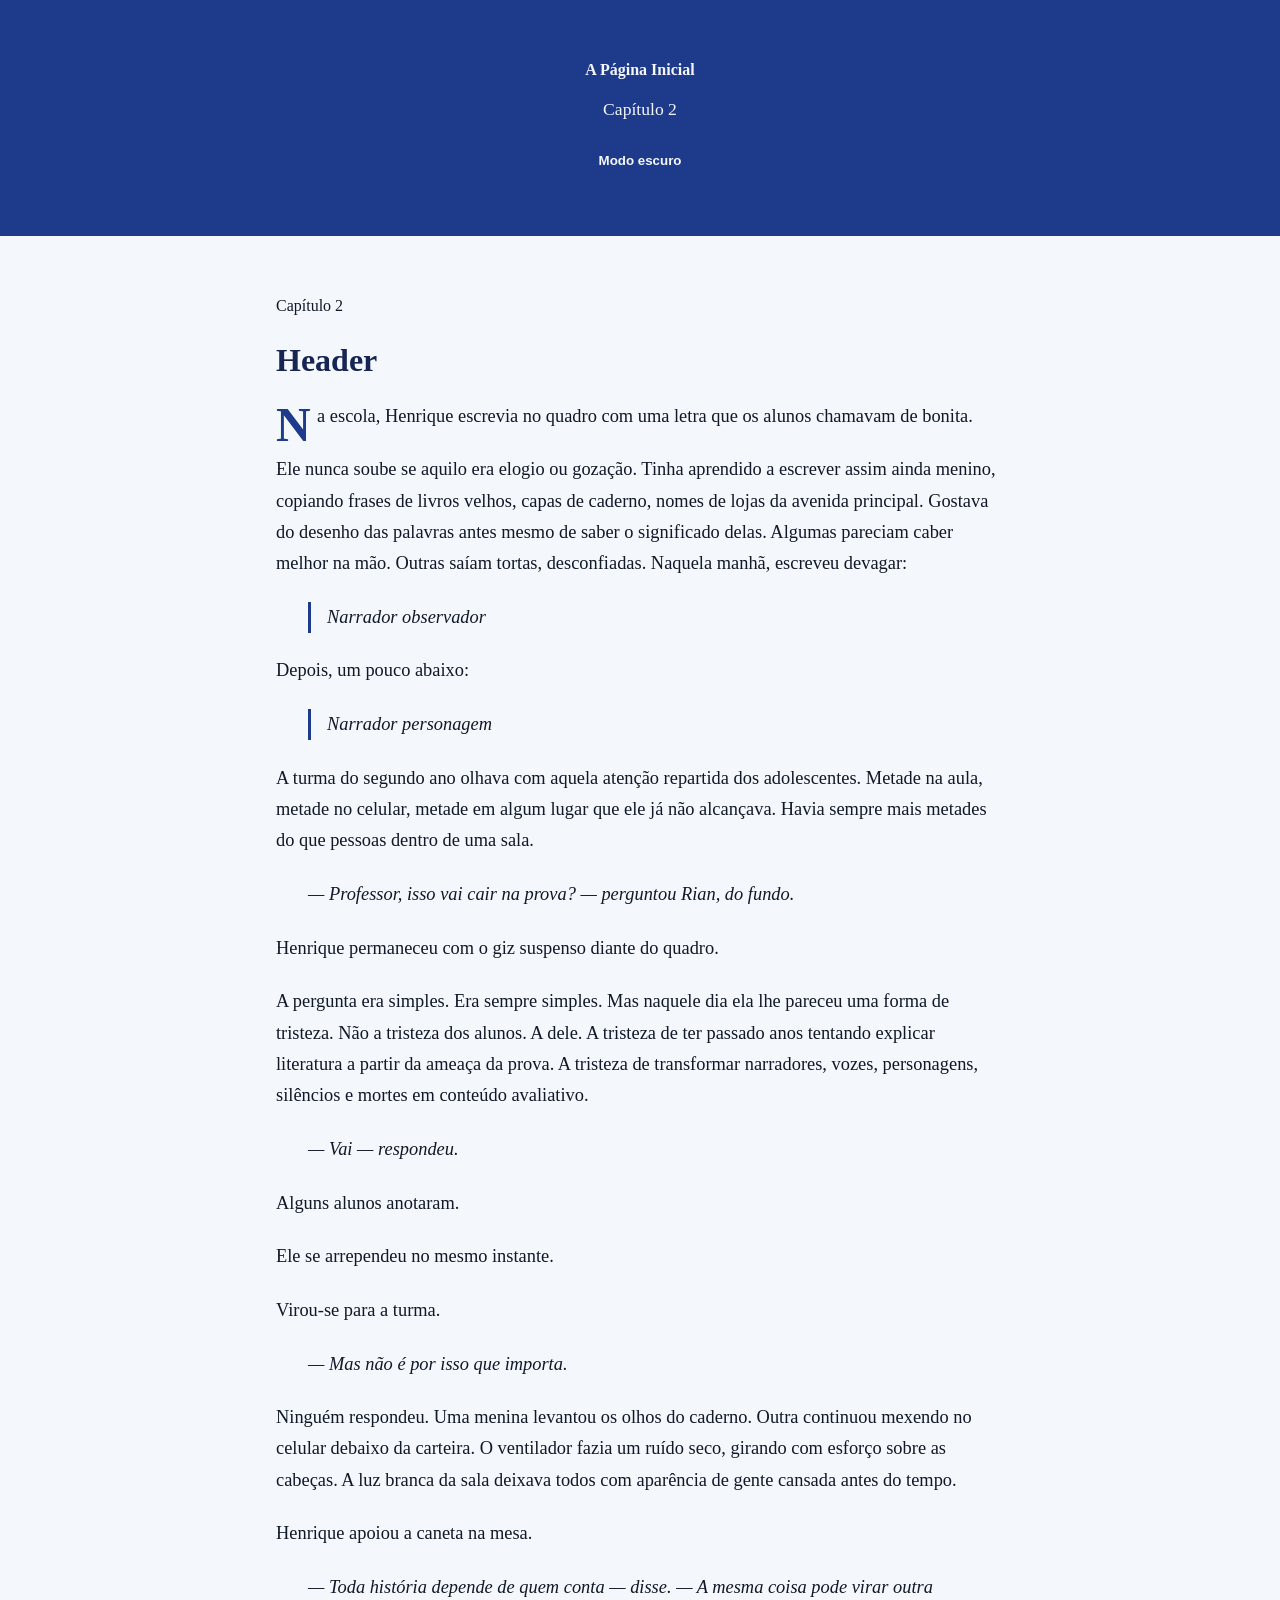
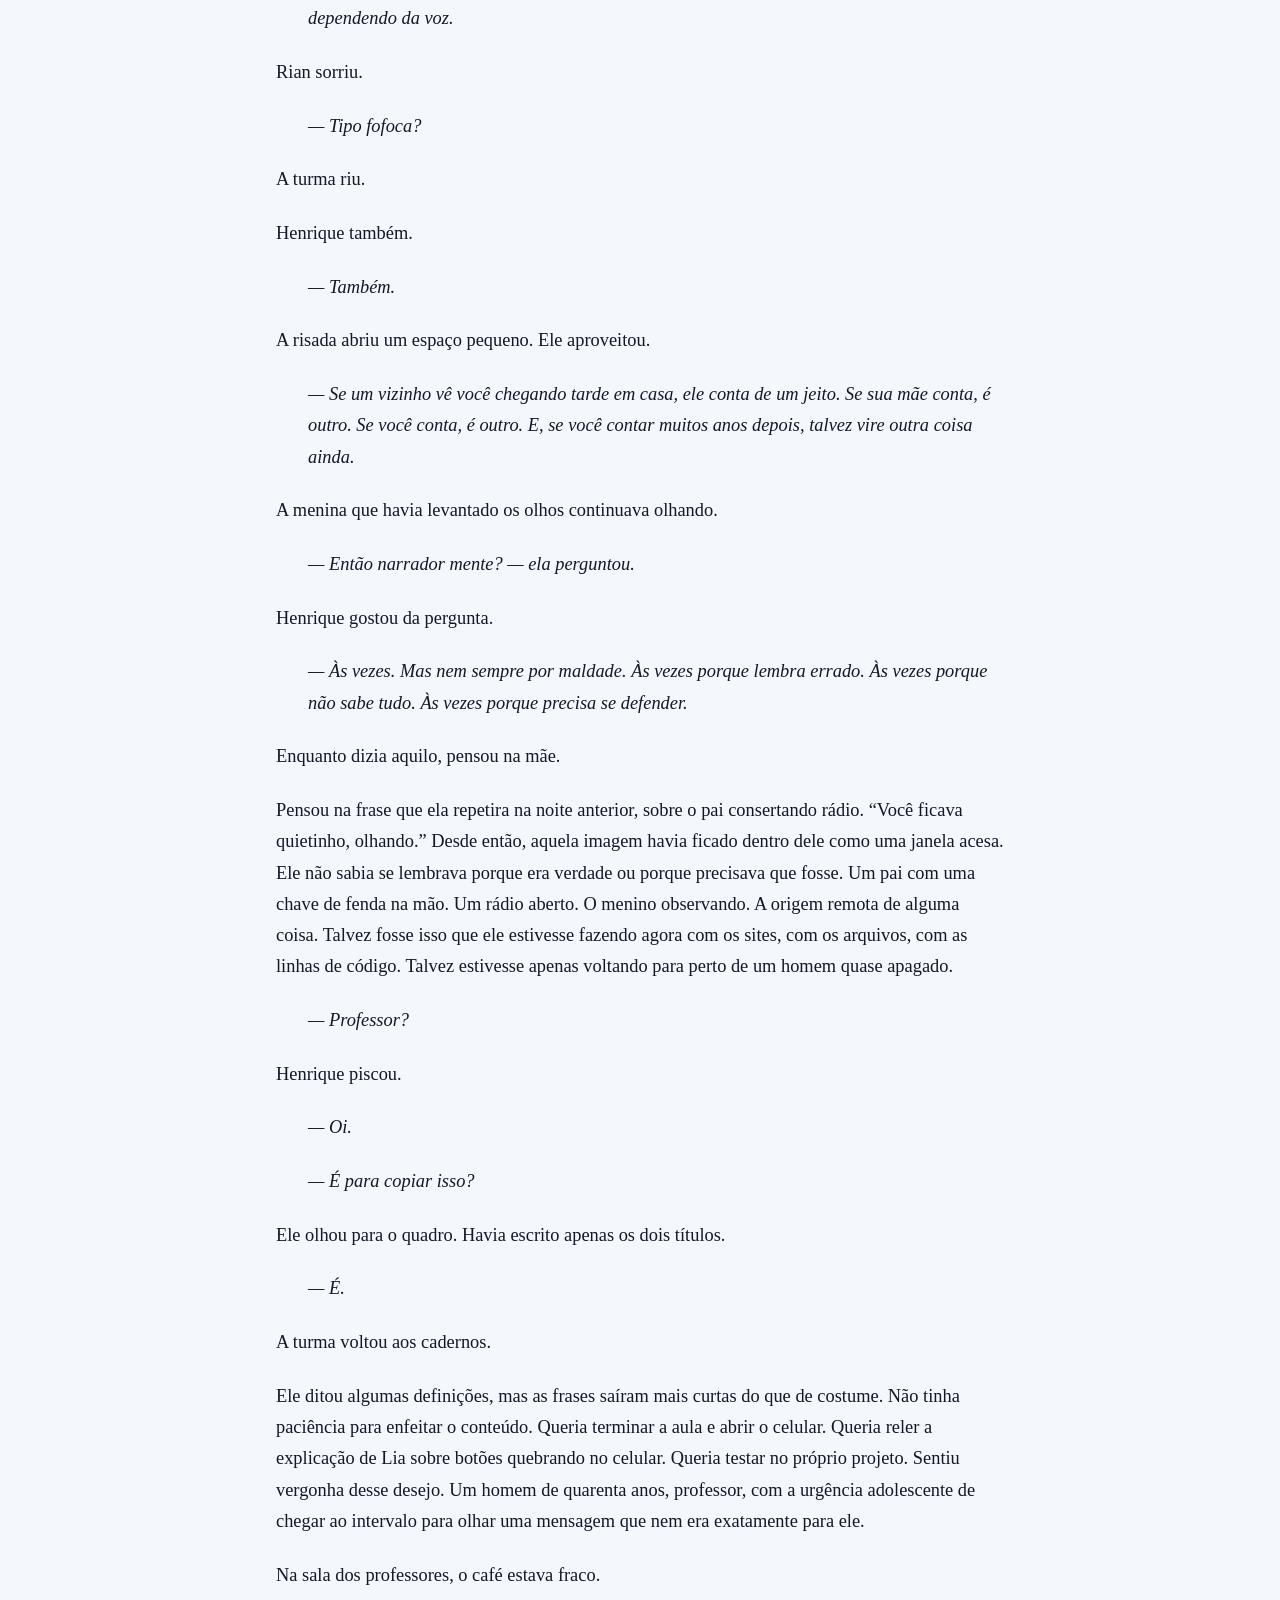
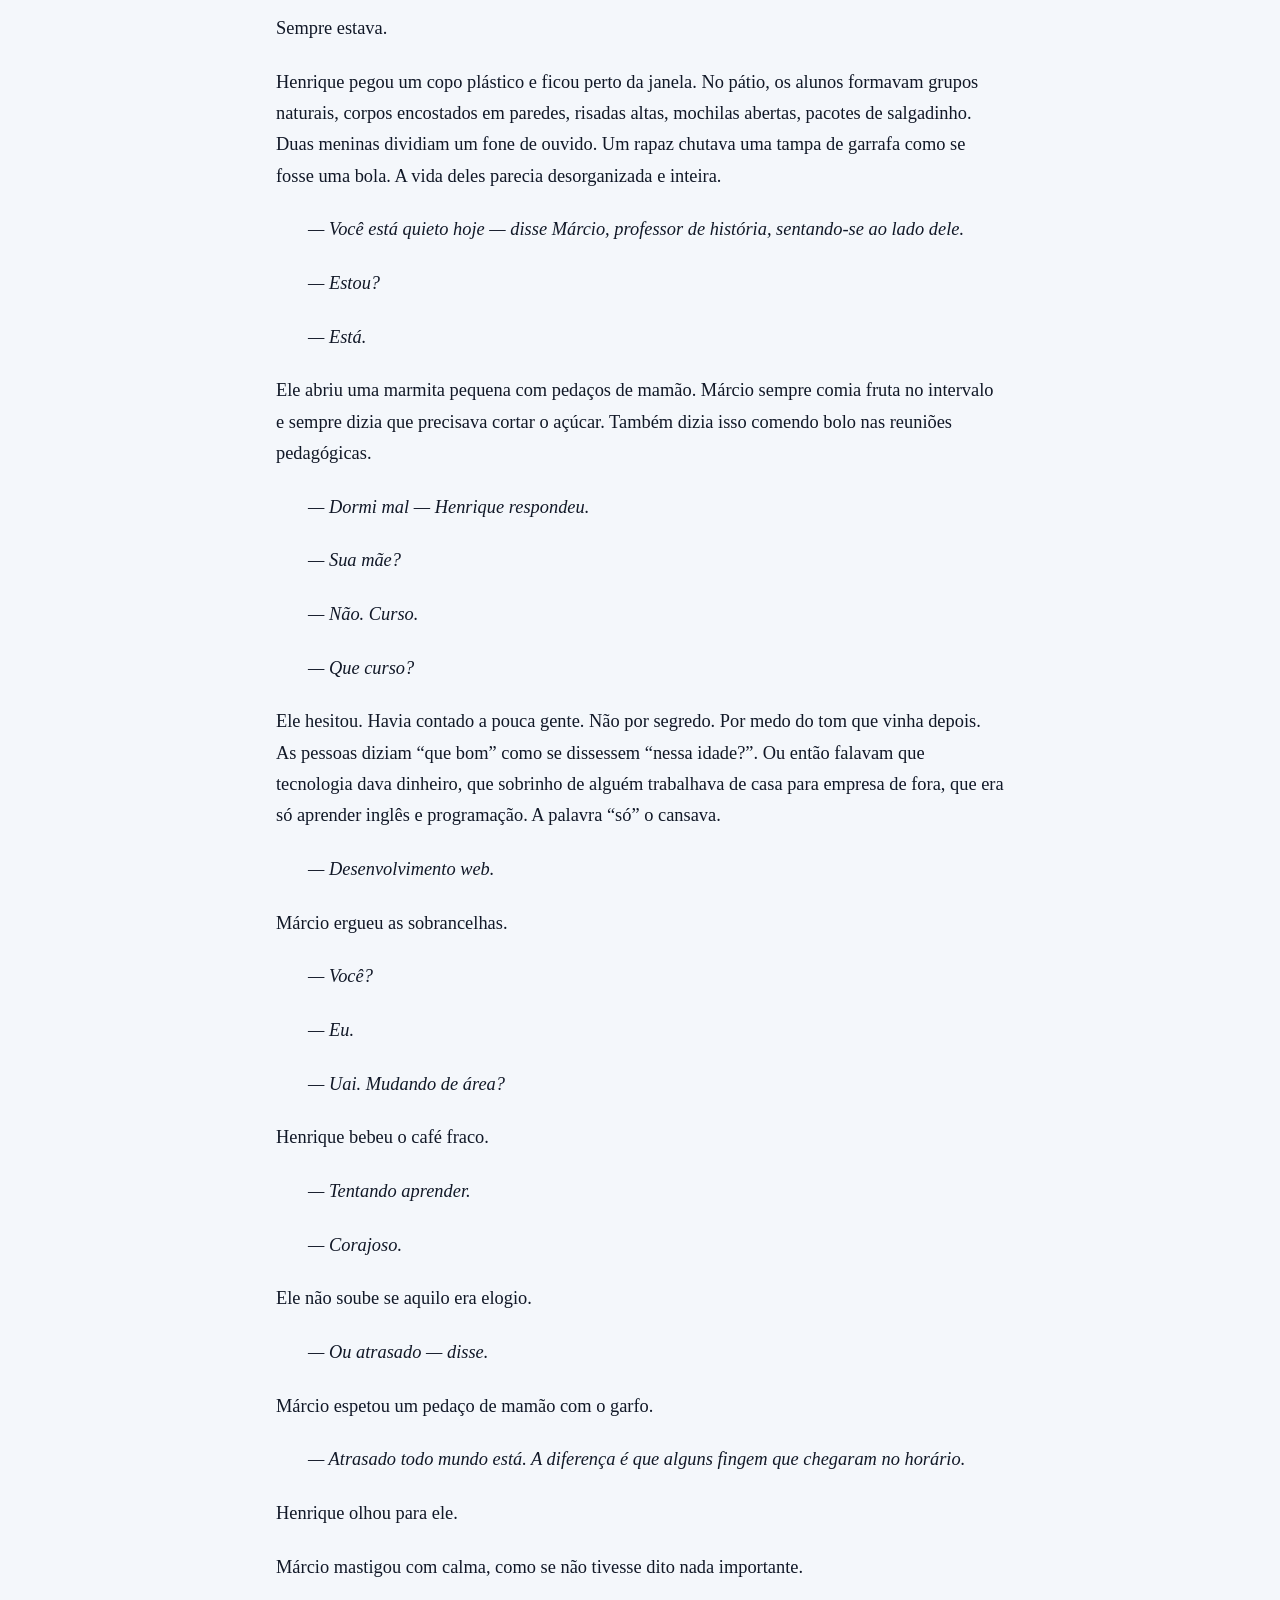
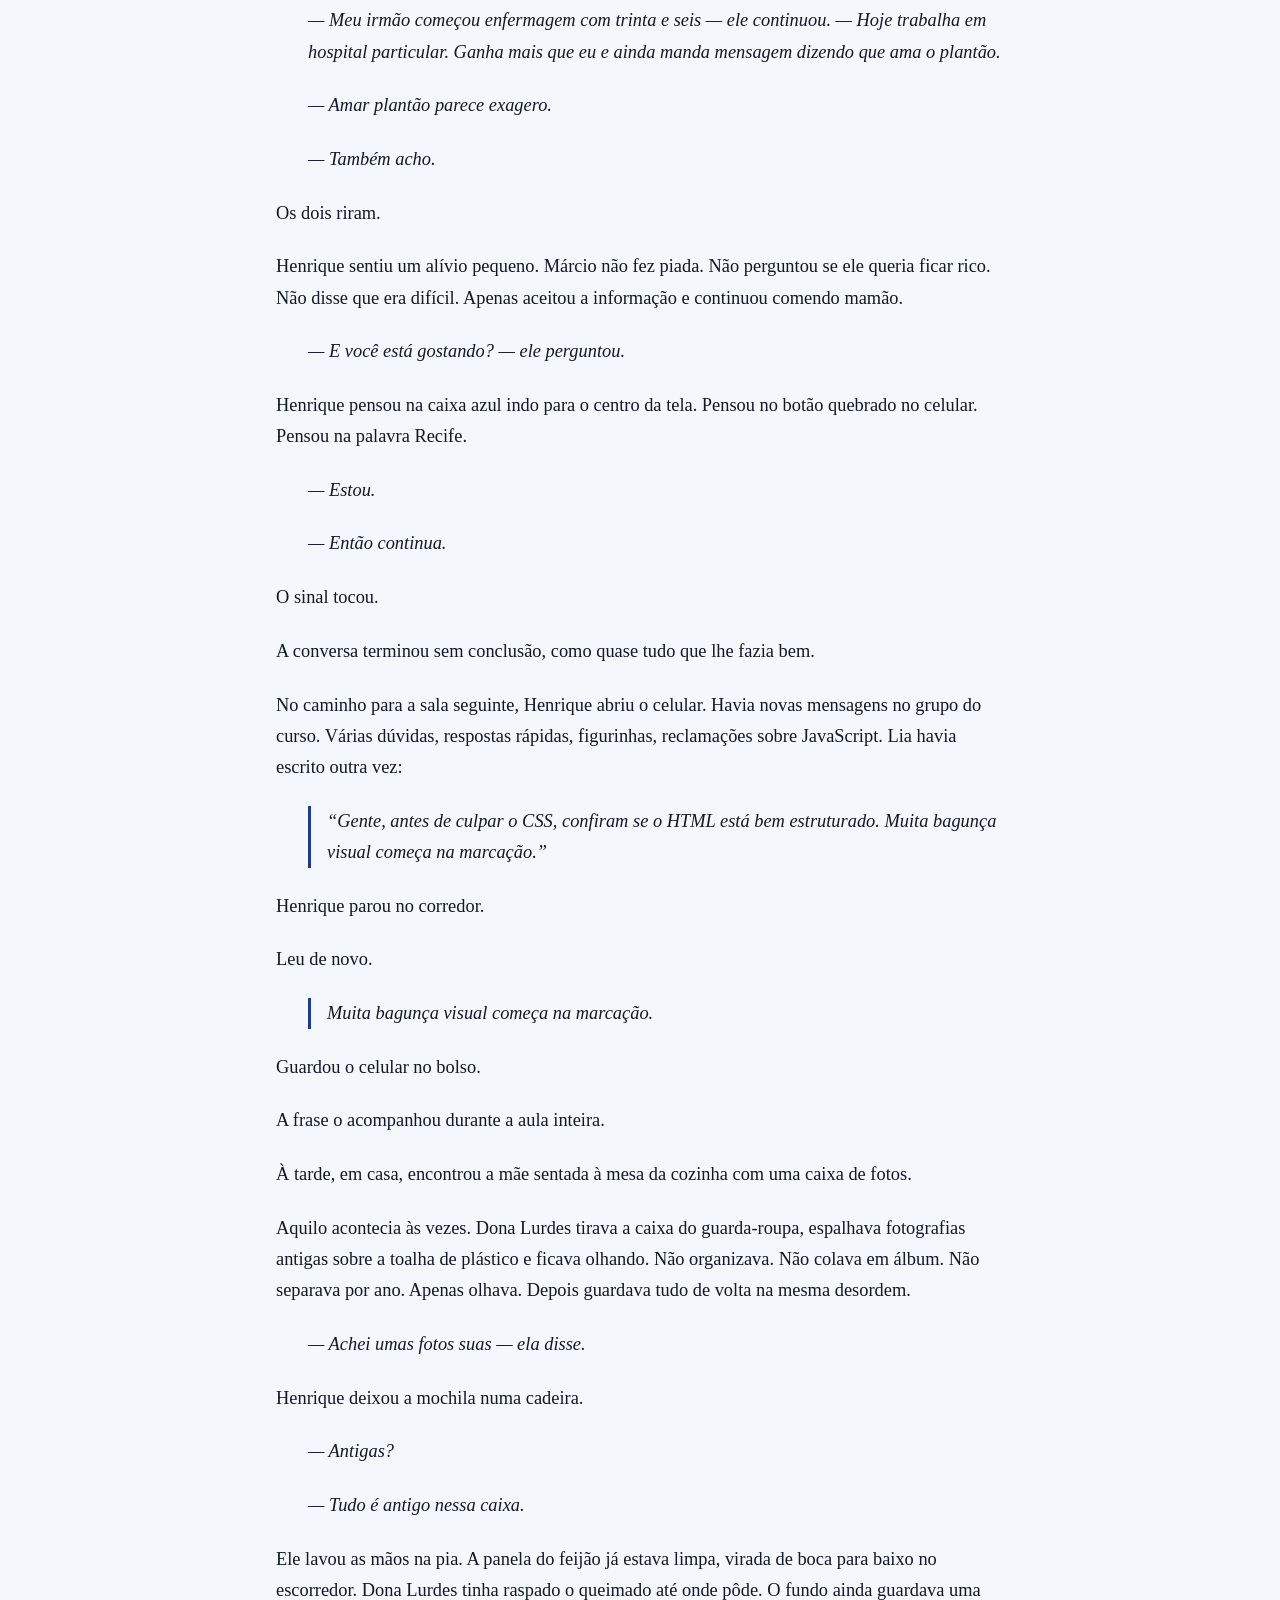
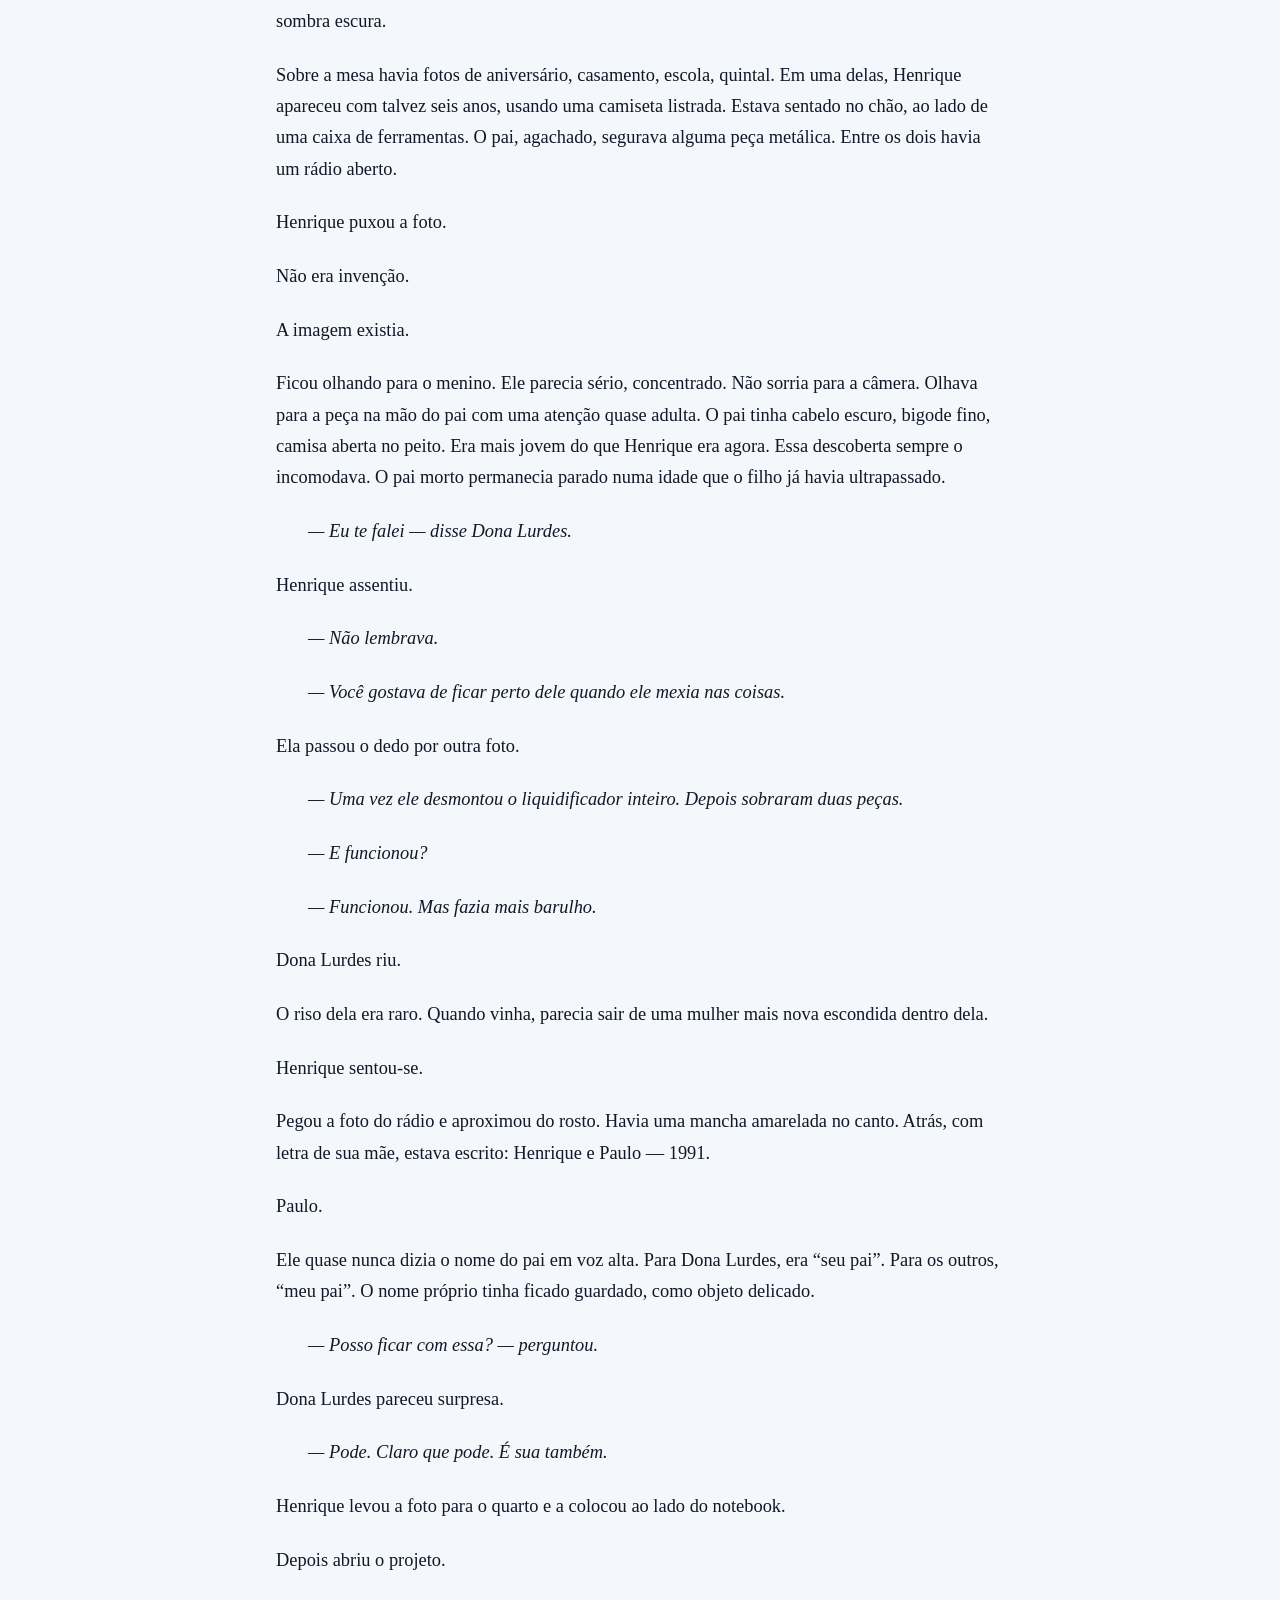
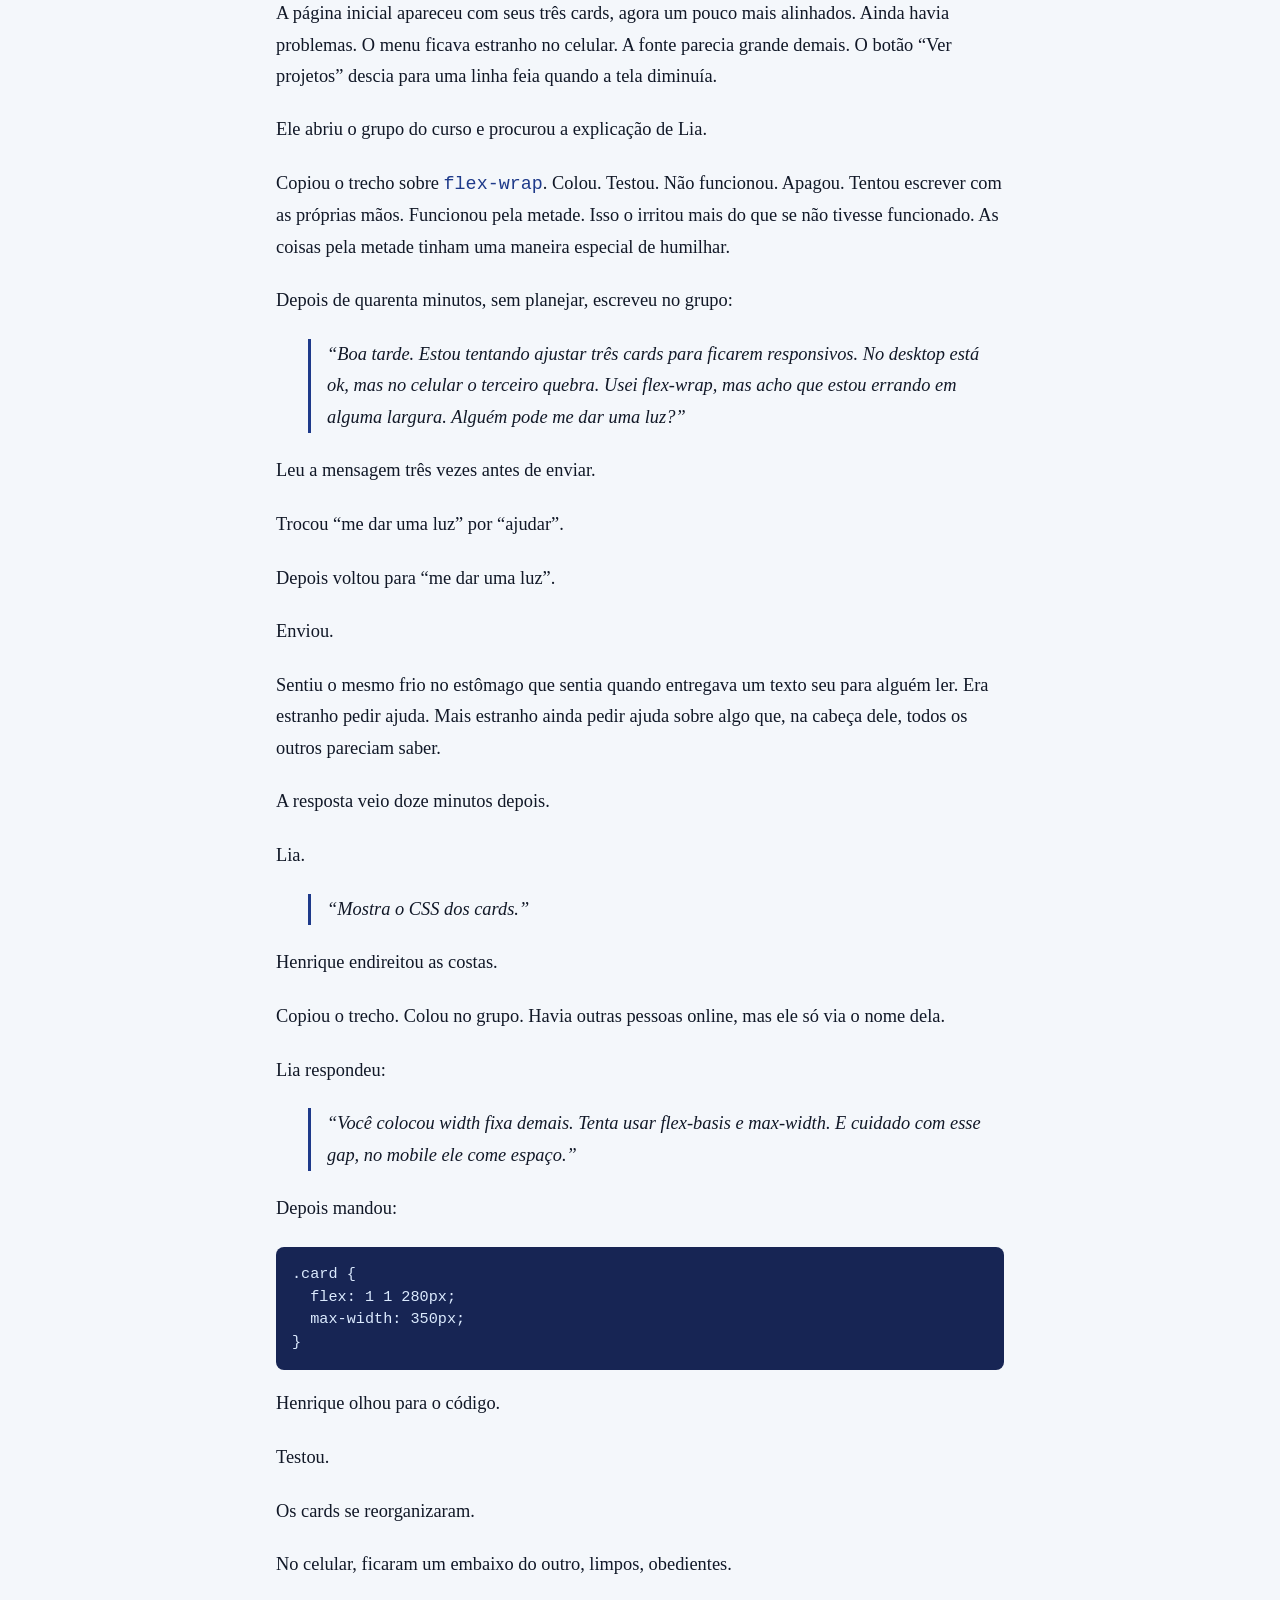
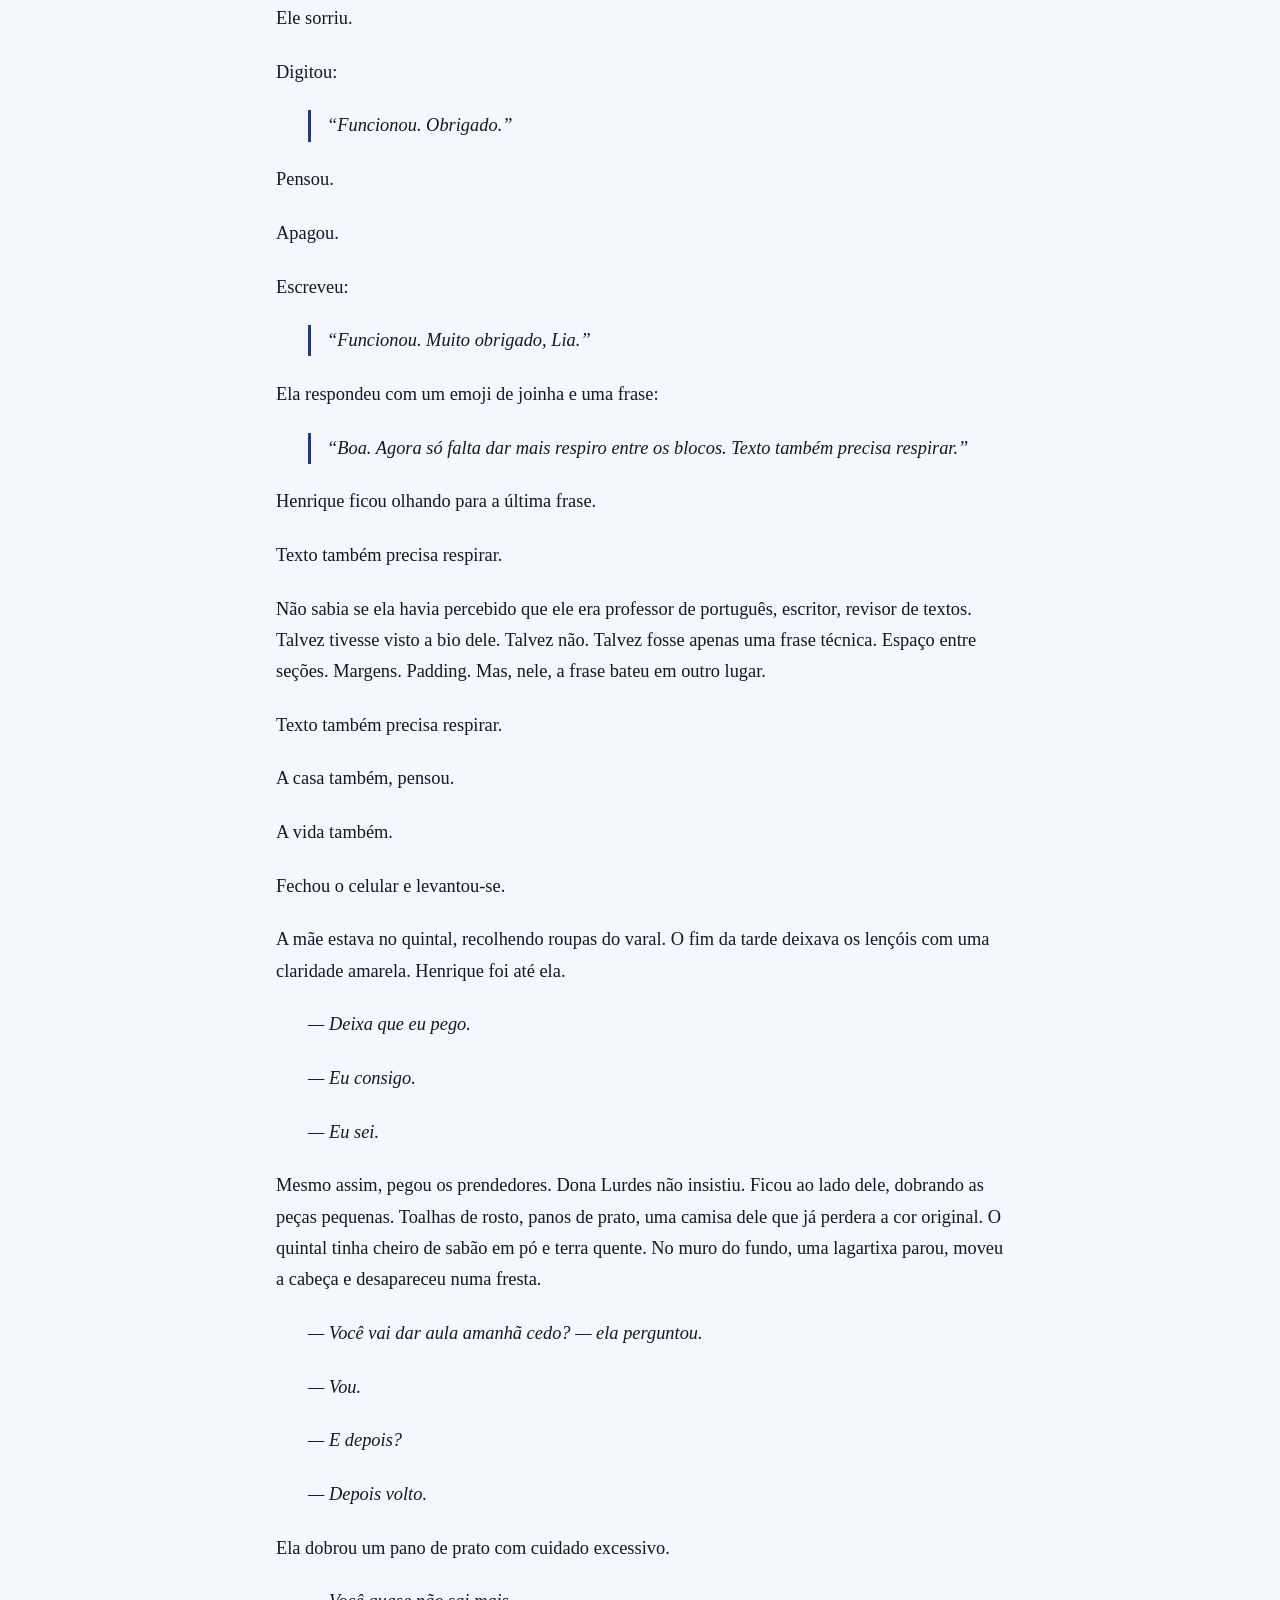
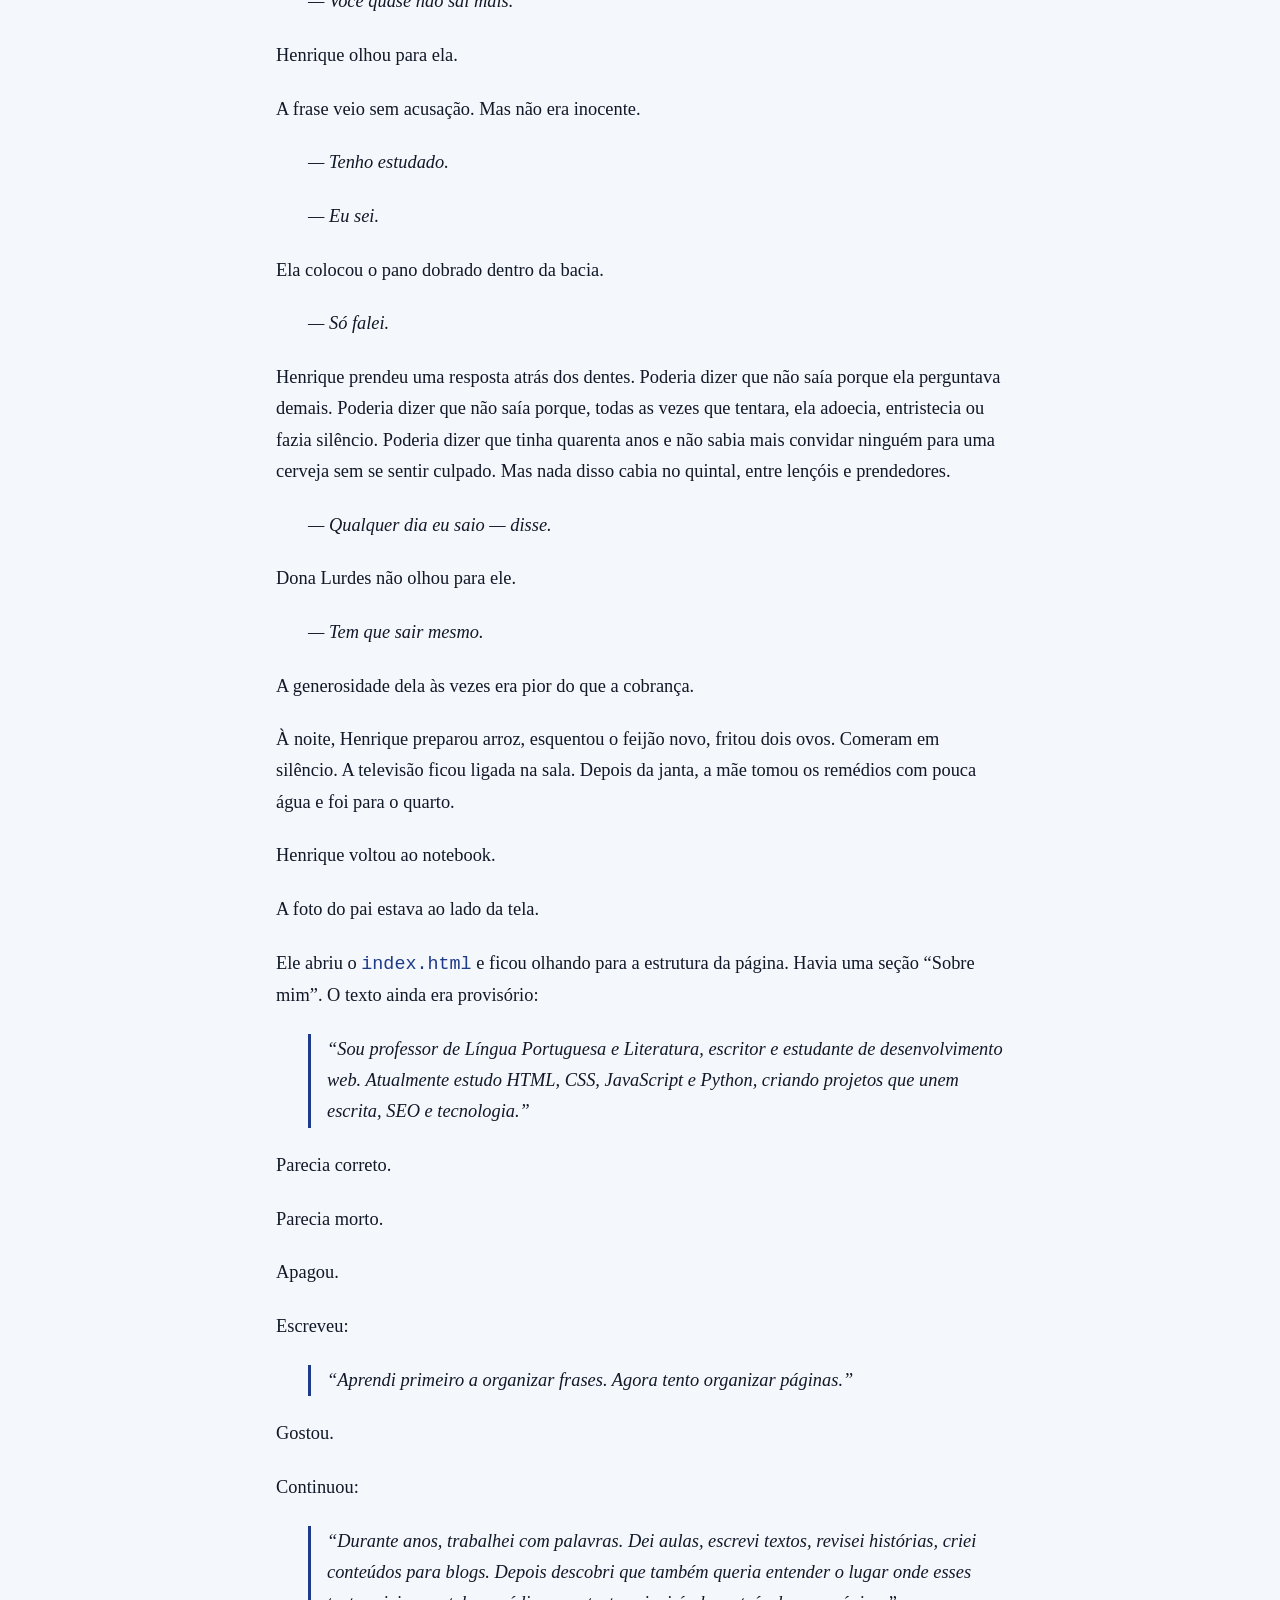
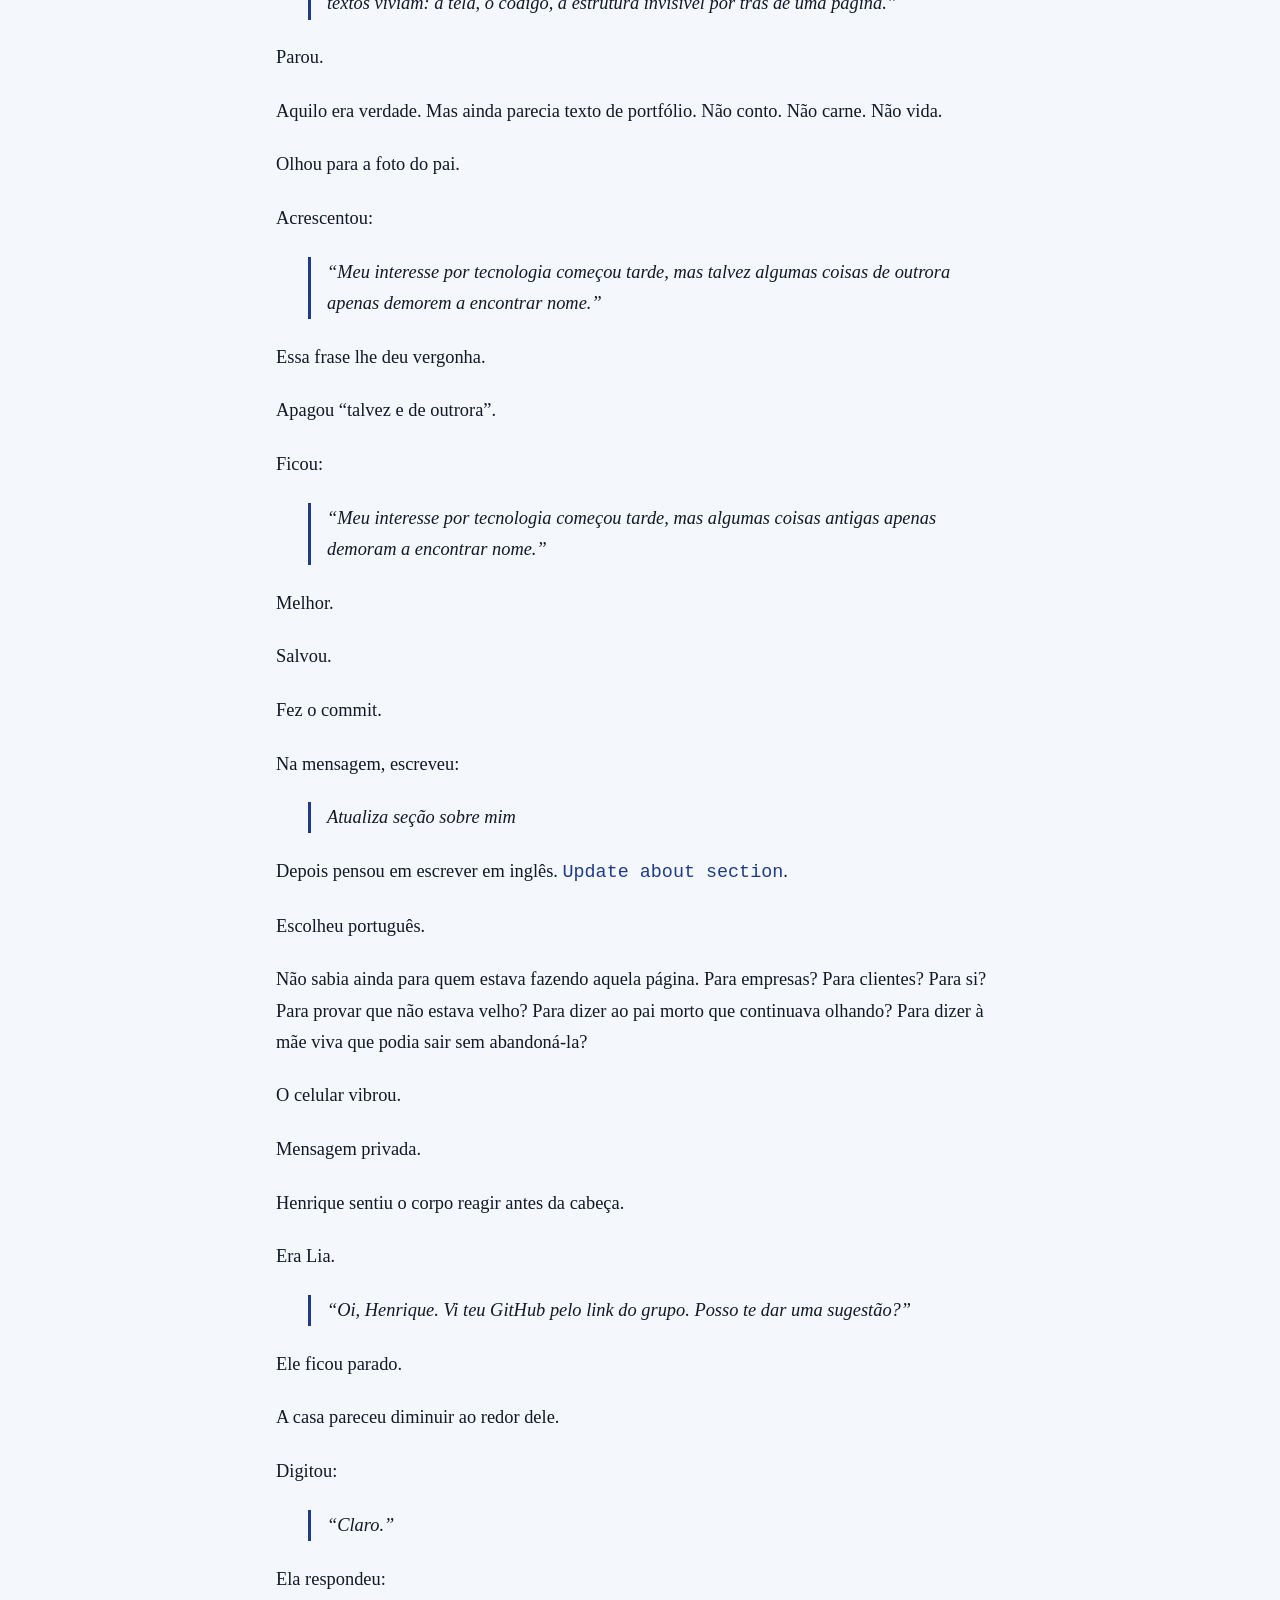
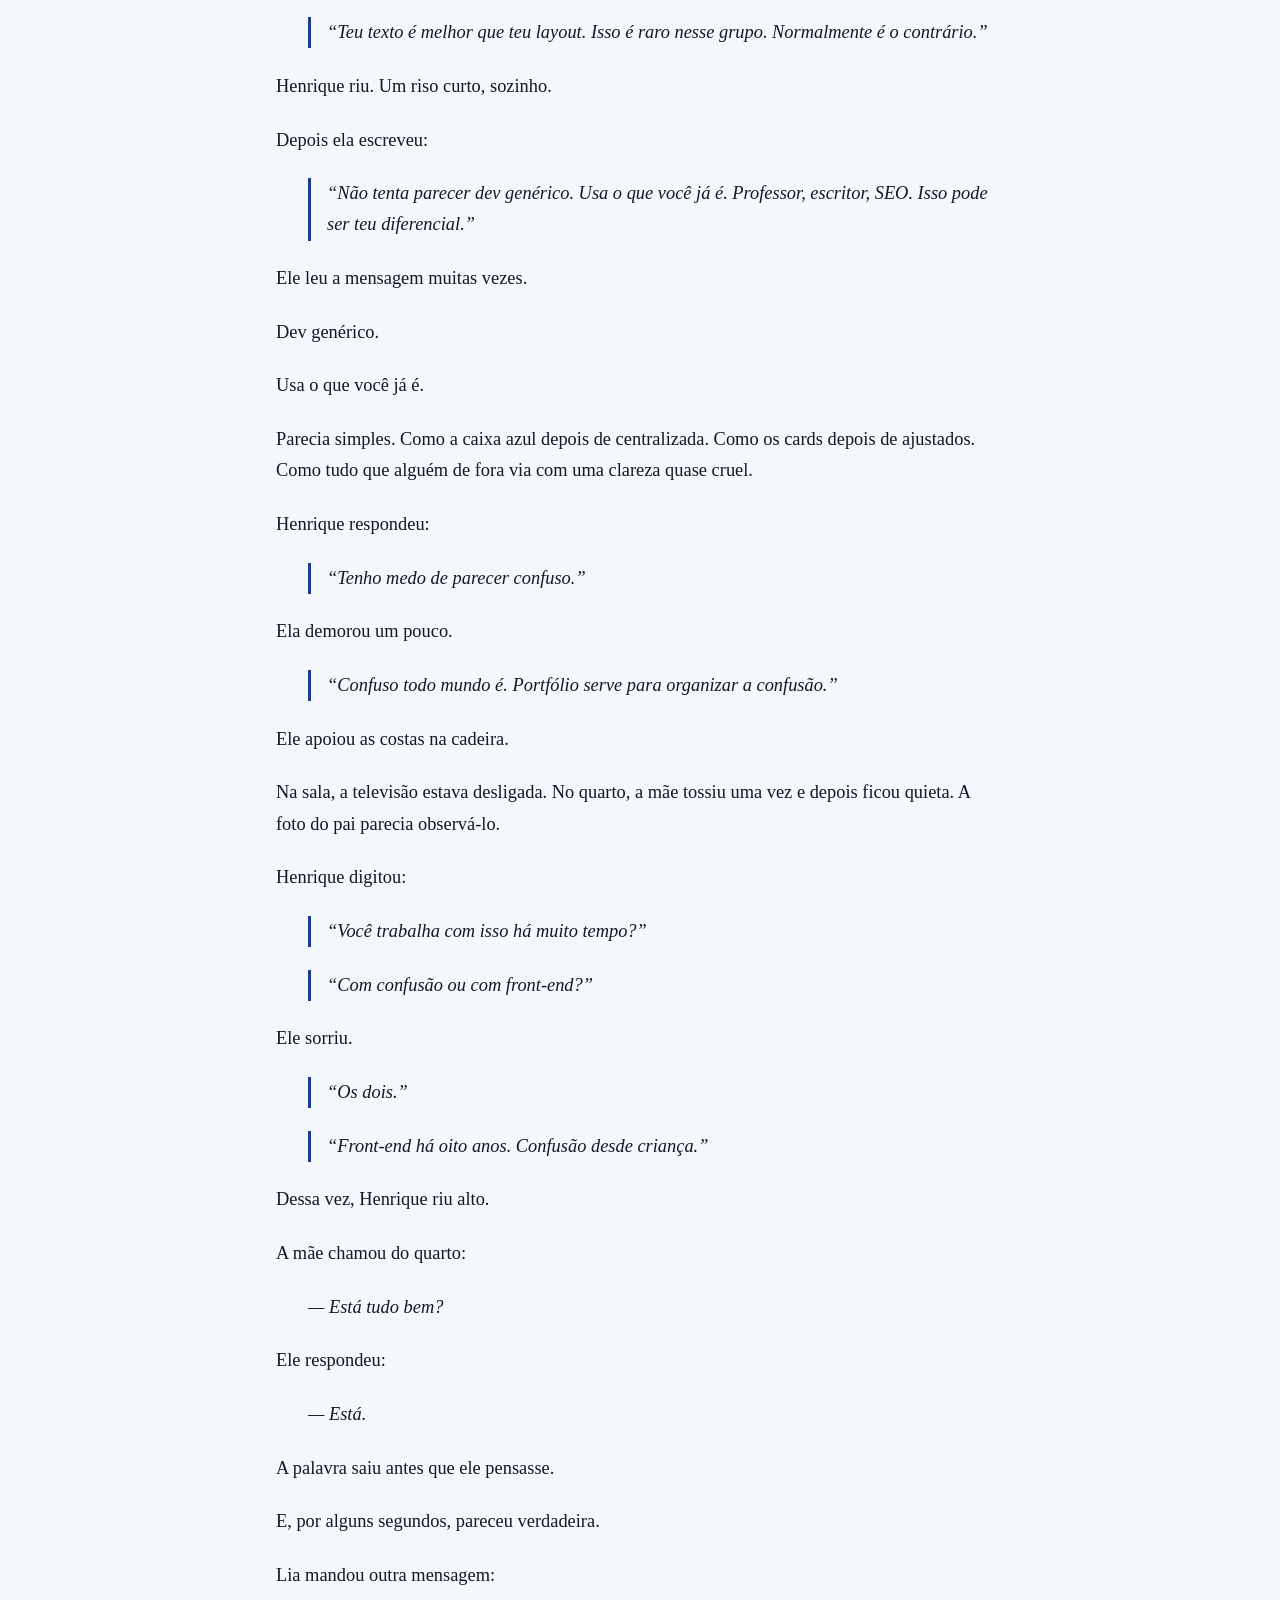
<file: capitulos/header.html>
<!doctype html>
<html lang="pt-BR">
  <head>
    <meta charset="UTF-8" />
    <meta name="viewport" content="width=device-width, initial-scale=1.0" />
    <title>Header | A Página Inicial</title>
    <meta
      name="description"
      content="Capítulo Header do conto digital A Página Inicial."
    />
    <link
      rel="icon"
      type="image/svg+xml"
      href="../assets/favicon/favicon.svg"
    />
    <link rel="stylesheet" href="../css/style.css" />
  </head>
  <body>
    <header class="cabecalho">
      <a href="../index.html" class="logo">A Página Inicial</a>
      <p>Capítulo 2</p>
      <button id="botao-tema" type="button" aria-pressed="false">
        Modo escuro
      </button>
    </header>

    <main class="capitulo">
      <p class="numero-capitulo">Capítulo 2</p>
      <h1>Header</h1>

      <article>
        <p>
          Na escola, Henrique escrevia no quadro com uma letra que os alunos
          chamavam de bonita.
        </p>

        <p>
          Ele nunca soube se aquilo era elogio ou gozação. Tinha aprendido a
          escrever assim ainda menino, copiando frases de livros velhos, capas
          de caderno, nomes de lojas da avenida principal. Gostava do desenho
          das palavras antes mesmo de saber o significado delas. Algumas
          pareciam caber melhor na mão. Outras saíam tortas, desconfiadas.
          Naquela manhã, escreveu devagar:
        </p>

        <p class="citacao">Narrador observador</p>

        <p>Depois, um pouco abaixo:</p>

        <p class="citacao">Narrador personagem</p>

        <p>
          A turma do segundo ano olhava com aquela atenção repartida dos
          adolescentes. Metade na aula, metade no celular, metade em algum lugar
          que ele já não alcançava. Havia sempre mais metades do que pessoas
          dentro de uma sala.
        </p>

        <p class="dialogo">
          — Professor, isso vai cair na prova? — perguntou Rian, do fundo.
        </p>

        <p>Henrique permaneceu com o giz suspenso diante do quadro.</p>

        <p>
          A pergunta era simples. Era sempre simples. Mas naquele dia ela lhe
          pareceu uma forma de tristeza. Não a tristeza dos alunos. A dele. A
          tristeza de ter passado anos tentando explicar literatura a partir da
          ameaça da prova. A tristeza de transformar narradores, vozes,
          personagens, silêncios e mortes em conteúdo avaliativo.
        </p>

        <p class="dialogo">— Vai — respondeu.</p>

        <p>Alguns alunos anotaram.</p>

        <p>Ele se arrependeu no mesmo instante.</p>

        <p>Virou-se para a turma.</p>

        <p class="dialogo">— Mas não é por isso que importa.</p>

        <p>
          Ninguém respondeu. Uma menina levantou os olhos do caderno. Outra
          continuou mexendo no celular debaixo da carteira. O ventilador fazia
          um ruído seco, girando com esforço sobre as cabeças. A luz branca da
          sala deixava todos com aparência de gente cansada antes do tempo.
        </p>

        <p>Henrique apoiou a caneta na mesa.</p>

        <p class="dialogo">
          — Toda história depende de quem conta — disse. — A mesma coisa pode
          virar outra dependendo da voz.
        </p>

        <p>Rian sorriu.</p>

        <p class="dialogo">— Tipo fofoca?</p>

        <p>A turma riu.</p>

        <p>Henrique também.</p>

        <p class="dialogo">— Também.</p>

        <p>A risada abriu um espaço pequeno. Ele aproveitou.</p>

        <p class="dialogo">
          — Se um vizinho vê você chegando tarde em casa, ele conta de um jeito.
          Se sua mãe conta, é outro. Se você conta, é outro. E, se você contar
          muitos anos depois, talvez vire outra coisa ainda.
        </p>

        <p>A menina que havia levantado os olhos continuava olhando.</p>

        <p class="dialogo">— Então narrador mente? — ela perguntou.</p>

        <p>Henrique gostou da pergunta.</p>

        <p class="dialogo">
          — Às vezes. Mas nem sempre por maldade. Às vezes porque lembra errado.
          Às vezes porque não sabe tudo. Às vezes porque precisa se defender.
        </p>

        <p>Enquanto dizia aquilo, pensou na mãe.</p>

        <p>
          Pensou na frase que ela repetira na noite anterior, sobre o pai
          consertando rádio. “Você ficava quietinho, olhando.” Desde então,
          aquela imagem havia ficado dentro dele como uma janela acesa. Ele não
          sabia se lembrava porque era verdade ou porque precisava que fosse. Um
          pai com uma chave de fenda na mão. Um rádio aberto. O menino
          observando. A origem remota de alguma coisa. Talvez fosse isso que ele
          estivesse fazendo agora com os sites, com os arquivos, com as linhas
          de código. Talvez estivesse apenas voltando para perto de um homem
          quase apagado.
        </p>

        <p class="dialogo">— Professor?</p>

        <p>Henrique piscou.</p>

        <p class="dialogo">— Oi.</p>

        <p class="dialogo">— É para copiar isso?</p>

        <p>Ele olhou para o quadro. Havia escrito apenas os dois títulos.</p>

        <p class="dialogo">— É.</p>

        <p>A turma voltou aos cadernos.</p>

        <p>
          Ele ditou algumas definições, mas as frases saíram mais curtas do que
          de costume. Não tinha paciência para enfeitar o conteúdo. Queria
          terminar a aula e abrir o celular. Queria reler a explicação de Lia
          sobre botões quebrando no celular. Queria testar no próprio projeto.
          Sentiu vergonha desse desejo. Um homem de quarenta anos, professor,
          com a urgência adolescente de chegar ao intervalo para olhar uma
          mensagem que nem era exatamente para ele.
        </p>

        <p>Na sala dos professores, o café estava fraco.</p>

        <p>Sempre estava.</p>

        <p>
          Henrique pegou um copo plástico e ficou perto da janela. No pátio, os
          alunos formavam grupos naturais, corpos encostados em paredes, risadas
          altas, mochilas abertas, pacotes de salgadinho. Duas meninas dividiam
          um fone de ouvido. Um rapaz chutava uma tampa de garrafa como se fosse
          uma bola. A vida deles parecia desorganizada e inteira.
        </p>

        <p class="dialogo">
          — Você está quieto hoje — disse Márcio, professor de história,
          sentando-se ao lado dele.
        </p>

        <p class="dialogo">— Estou?</p>

        <p class="dialogo">— Está.</p>

        <p>
          Ele abriu uma marmita pequena com pedaços de mamão. Márcio sempre
          comia fruta no intervalo e sempre dizia que precisava cortar o açúcar.
          Também dizia isso comendo bolo nas reuniões pedagógicas.
        </p>

        <p class="dialogo">— Dormi mal — Henrique respondeu.</p>

        <p class="dialogo">— Sua mãe?</p>

        <p class="dialogo">— Não. Curso.</p>

        <p class="dialogo">— Que curso?</p>

        <p>
          Ele hesitou. Havia contado a pouca gente. Não por segredo. Por medo do
          tom que vinha depois. As pessoas diziam “que bom” como se dissessem
          “nessa idade?”. Ou então falavam que tecnologia dava dinheiro, que
          sobrinho de alguém trabalhava de casa para empresa de fora, que era só
          aprender inglês e programação. A palavra “só” o cansava.
        </p>

        <p class="dialogo">— Desenvolvimento web.</p>

        <p>Márcio ergueu as sobrancelhas.</p>

        <p class="dialogo">— Você?</p>

        <p class="dialogo">— Eu.</p>

        <p class="dialogo">— Uai. Mudando de área?</p>

        <p>Henrique bebeu o café fraco.</p>

        <p class="dialogo">— Tentando aprender.</p>

        <p class="dialogo">— Corajoso.</p>

        <p>Ele não soube se aquilo era elogio.</p>

        <p class="dialogo">— Ou atrasado — disse.</p>

        <p>Márcio espetou um pedaço de mamão com o garfo.</p>

        <p class="dialogo">
          — Atrasado todo mundo está. A diferença é que alguns fingem que
          chegaram no horário.
        </p>

        <p>Henrique olhou para ele.</p>

        <p>
          Márcio mastigou com calma, como se não tivesse dito nada importante.
        </p>

        <p class="dialogo">
          — Meu irmão começou enfermagem com trinta e seis — ele continuou. —
          Hoje trabalha em hospital particular. Ganha mais que eu e ainda manda
          mensagem dizendo que ama o plantão.
        </p>

        <p class="dialogo">— Amar plantão parece exagero.</p>

        <p class="dialogo">— Também acho.</p>

        <p>Os dois riram.</p>

        <p>
          Henrique sentiu um alívio pequeno. Márcio não fez piada. Não perguntou
          se ele queria ficar rico. Não disse que era difícil. Apenas aceitou a
          informação e continuou comendo mamão.
        </p>

        <p class="dialogo">— E você está gostando? — ele perguntou.</p>

        <p>
          Henrique pensou na caixa azul indo para o centro da tela. Pensou no
          botão quebrado no celular. Pensou na palavra Recife.
        </p>

        <p class="dialogo">— Estou.</p>

        <p class="dialogo">— Então continua.</p>

        <p>O sinal tocou.</p>

        <p>
          A conversa terminou sem conclusão, como quase tudo que lhe fazia bem.
        </p>

        <p>
          No caminho para a sala seguinte, Henrique abriu o celular. Havia novas
          mensagens no grupo do curso. Várias dúvidas, respostas rápidas,
          figurinhas, reclamações sobre JavaScript. Lia havia escrito outra vez:
        </p>

        <p class="citacao">
          “Gente, antes de culpar o CSS, confiram se o HTML está bem
          estruturado. Muita bagunça visual começa na marcação.”
        </p>

        <p>Henrique parou no corredor.</p>

        <p>Leu de novo.</p>

        <p class="citacao">Muita bagunça visual começa na marcação.</p>

        <p>Guardou o celular no bolso.</p>

        <p>A frase o acompanhou durante a aula inteira.</p>

        <p>
          À tarde, em casa, encontrou a mãe sentada à mesa da cozinha com uma
          caixa de fotos.
        </p>

        <p>
          Aquilo acontecia às vezes. Dona Lurdes tirava a caixa do guarda-roupa,
          espalhava fotografias antigas sobre a toalha de plástico e ficava
          olhando. Não organizava. Não colava em álbum. Não separava por ano.
          Apenas olhava. Depois guardava tudo de volta na mesma desordem.
        </p>

        <p class="dialogo">— Achei umas fotos suas — ela disse.</p>

        <p>Henrique deixou a mochila numa cadeira.</p>

        <p class="dialogo">— Antigas?</p>

        <p class="dialogo">— Tudo é antigo nessa caixa.</p>

        <p>
          Ele lavou as mãos na pia. A panela do feijão já estava limpa, virada
          de boca para baixo no escorredor. Dona Lurdes tinha raspado o queimado
          até onde pôde. O fundo ainda guardava uma sombra escura.
        </p>

        <p>
          Sobre a mesa havia fotos de aniversário, casamento, escola, quintal.
          Em uma delas, Henrique apareceu com talvez seis anos, usando uma
          camiseta listrada. Estava sentado no chão, ao lado de uma caixa de
          ferramentas. O pai, agachado, segurava alguma peça metálica. Entre os
          dois havia um rádio aberto.
        </p>

        <p>Henrique puxou a foto.</p>

        <p>Não era invenção.</p>

        <p>A imagem existia.</p>

        <p>
          Ficou olhando para o menino. Ele parecia sério, concentrado. Não
          sorria para a câmera. Olhava para a peça na mão do pai com uma atenção
          quase adulta. O pai tinha cabelo escuro, bigode fino, camisa aberta no
          peito. Era mais jovem do que Henrique era agora. Essa descoberta
          sempre o incomodava. O pai morto permanecia parado numa idade que o
          filho já havia ultrapassado.
        </p>

        <p class="dialogo">— Eu te falei — disse Dona Lurdes.</p>

        <p>Henrique assentiu.</p>

        <p class="dialogo">— Não lembrava.</p>

        <p class="dialogo">
          — Você gostava de ficar perto dele quando ele mexia nas coisas.
        </p>

        <p>Ela passou o dedo por outra foto.</p>

        <p class="dialogo">
          — Uma vez ele desmontou o liquidificador inteiro. Depois sobraram duas
          peças.
        </p>

        <p class="dialogo">— E funcionou?</p>

        <p class="dialogo">— Funcionou. Mas fazia mais barulho.</p>

        <p>Dona Lurdes riu.</p>

        <p>
          O riso dela era raro. Quando vinha, parecia sair de uma mulher mais
          nova escondida dentro dela.
        </p>

        <p>Henrique sentou-se.</p>

        <p>
          Pegou a foto do rádio e aproximou do rosto. Havia uma mancha amarelada
          no canto. Atrás, com letra de sua mãe, estava escrito: Henrique e
          Paulo — 1991.
        </p>

        <p>Paulo.</p>

        <p>
          Ele quase nunca dizia o nome do pai em voz alta. Para Dona Lurdes, era
          “seu pai”. Para os outros, “meu pai”. O nome próprio tinha ficado
          guardado, como objeto delicado.
        </p>

        <p class="dialogo">— Posso ficar com essa? — perguntou.</p>

        <p>Dona Lurdes pareceu surpresa.</p>

        <p class="dialogo">— Pode. Claro que pode. É sua também.</p>

        <p>
          Henrique levou a foto para o quarto e a colocou ao lado do notebook.
        </p>

        <p>Depois abriu o projeto.</p>

        <p>
          A página inicial apareceu com seus três cards, agora um pouco mais
          alinhados. Ainda havia problemas. O menu ficava estranho no celular. A
          fonte parecia grande demais. O botão “Ver projetos” descia para uma
          linha feia quando a tela diminuía.
        </p>

        <p>Ele abriu o grupo do curso e procurou a explicação de Lia.</p>

        <p>
          Copiou o trecho sobre <code>flex-wrap</code>. Colou. Testou. Não
          funcionou. Apagou. Tentou escrever com as próprias mãos. Funcionou
          pela metade. Isso o irritou mais do que se não tivesse funcionado. As
          coisas pela metade tinham uma maneira especial de humilhar.
        </p>

        <p>Depois de quarenta minutos, sem planejar, escreveu no grupo:</p>

        <p class="citacao">
          “Boa tarde. Estou tentando ajustar três cards para ficarem
          responsivos. No desktop está ok, mas no celular o terceiro quebra.
          Usei flex-wrap, mas acho que estou errando em alguma largura. Alguém
          pode me dar uma luz?”
        </p>

        <p>Leu a mensagem três vezes antes de enviar.</p>

        <p>Trocou “me dar uma luz” por “ajudar”.</p>

        <p>Depois voltou para “me dar uma luz”.</p>

        <p>Enviou.</p>

        <p>
          Sentiu o mesmo frio no estômago que sentia quando entregava um texto
          seu para alguém ler. Era estranho pedir ajuda. Mais estranho ainda
          pedir ajuda sobre algo que, na cabeça dele, todos os outros pareciam
          saber.
        </p>

        <p>A resposta veio doze minutos depois.</p>

        <p>Lia.</p>

        <p class="citacao">“Mostra o CSS dos cards.”</p>

        <p>Henrique endireitou as costas.</p>

        <p>
          Copiou o trecho. Colou no grupo. Havia outras pessoas online, mas ele
          só via o nome dela.
        </p>

        <p>Lia respondeu:</p>

        <p class="citacao">
          “Você colocou width fixa demais. Tenta usar flex-basis e max-width. E
          cuidado com esse gap, no mobile ele come espaço.”
        </p>

        <p>Depois mandou:</p>

        <pre><code>.card {
  flex: 1 1 280px;
  max-width: 350px;
}</code></pre>

        <p>Henrique olhou para o código.</p>

        <p>Testou.</p>

        <p>Os cards se reorganizaram.</p>

        <p>No celular, ficaram um embaixo do outro, limpos, obedientes.</p>

        <p>Ele sorriu.</p>

        <p>Digitou:</p>

        <p class="citacao">“Funcionou. Obrigado.”</p>

        <p>Pensou.</p>

        <p>Apagou.</p>

        <p>Escreveu:</p>

        <p class="citacao">“Funcionou. Muito obrigado, Lia.”</p>

        <p>Ela respondeu com um emoji de joinha e uma frase:</p>

        <p class="citacao">
          “Boa. Agora só falta dar mais respiro entre os blocos. Texto também
          precisa respirar.”
        </p>

        <p>Henrique ficou olhando para a última frase.</p>

        <p>Texto também precisa respirar.</p>

        <p>
          Não sabia se ela havia percebido que ele era professor de português,
          escritor, revisor de textos. Talvez tivesse visto a bio dele. Talvez
          não. Talvez fosse apenas uma frase técnica. Espaço entre seções.
          Margens. Padding. Mas, nele, a frase bateu em outro lugar.
        </p>

        <p>Texto também precisa respirar.</p>

        <p>A casa também, pensou.</p>

        <p>A vida também.</p>

        <p>Fechou o celular e levantou-se.</p>

        <p>
          A mãe estava no quintal, recolhendo roupas do varal. O fim da tarde
          deixava os lençóis com uma claridade amarela. Henrique foi até ela.
        </p>

        <p class="dialogo">— Deixa que eu pego.</p>

        <p class="dialogo">— Eu consigo.</p>

        <p class="dialogo">— Eu sei.</p>

        <p>
          Mesmo assim, pegou os prendedores. Dona Lurdes não insistiu. Ficou ao
          lado dele, dobrando as peças pequenas. Toalhas de rosto, panos de
          prato, uma camisa dele que já perdera a cor original. O quintal tinha
          cheiro de sabão em pó e terra quente. No muro do fundo, uma lagartixa
          parou, moveu a cabeça e desapareceu numa fresta.
        </p>

        <p class="dialogo">— Você vai dar aula amanhã cedo? — ela perguntou.</p>

        <p class="dialogo">— Vou.</p>

        <p class="dialogo">— E depois?</p>

        <p class="dialogo">— Depois volto.</p>

        <p>Ela dobrou um pano de prato com cuidado excessivo.</p>

        <p class="dialogo">— Você quase não sai mais.</p>

        <p>Henrique olhou para ela.</p>

        <p>A frase veio sem acusação. Mas não era inocente.</p>

        <p class="dialogo">— Tenho estudado.</p>

        <p class="dialogo">— Eu sei.</p>

        <p>Ela colocou o pano dobrado dentro da bacia.</p>

        <p class="dialogo">— Só falei.</p>

        <p>
          Henrique prendeu uma resposta atrás dos dentes. Poderia dizer que não
          saía porque ela perguntava demais. Poderia dizer que não saía porque,
          todas as vezes que tentara, ela adoecia, entristecia ou fazia
          silêncio. Poderia dizer que tinha quarenta anos e não sabia mais
          convidar ninguém para uma cerveja sem se sentir culpado. Mas nada
          disso cabia no quintal, entre lençóis e prendedores.
        </p>

        <p class="dialogo">— Qualquer dia eu saio — disse.</p>

        <p>Dona Lurdes não olhou para ele.</p>

        <p class="dialogo">— Tem que sair mesmo.</p>

        <p>A generosidade dela às vezes era pior do que a cobrança.</p>

        <p>
          À noite, Henrique preparou arroz, esquentou o feijão novo, fritou dois
          ovos. Comeram em silêncio. A televisão ficou ligada na sala. Depois da
          janta, a mãe tomou os remédios com pouca água e foi para o quarto.
        </p>

        <p>Henrique voltou ao notebook.</p>

        <p>A foto do pai estava ao lado da tela.</p>

        <p>
          Ele abriu o <code>index.html</code> e ficou olhando para a estrutura
          da página. Havia uma seção “Sobre mim”. O texto ainda era provisório:
        </p>

        <p class="citacao">
          “Sou professor de Língua Portuguesa e Literatura, escritor e estudante
          de desenvolvimento web. Atualmente estudo HTML, CSS, JavaScript e
          Python, criando projetos que unem escrita, SEO e tecnologia.”
        </p>

        <p>Parecia correto.</p>

        <p>Parecia morto.</p>

        <p>Apagou.</p>

        <p>Escreveu:</p>

        <p class="citacao">
          “Aprendi primeiro a organizar frases. Agora tento organizar páginas.”
        </p>

        <p>Gostou.</p>

        <p>Continuou:</p>

        <p class="citacao">
          “Durante anos, trabalhei com palavras. Dei aulas, escrevi textos,
          revisei histórias, criei conteúdos para blogs. Depois descobri que
          também queria entender o lugar onde esses textos viviam: a tela, o
          código, a estrutura invisível por trás de uma página.”
        </p>

        <p>Parou.</p>

        <p>
          Aquilo era verdade. Mas ainda parecia texto de portfólio. Não conto.
          Não carne. Não vida.
        </p>

        <p>Olhou para a foto do pai.</p>

        <p>Acrescentou:</p>

        <p class="citacao">
          “Meu interesse por tecnologia começou tarde, mas talvez algumas coisas
          de outrora apenas demorem a encontrar nome.”
        </p>

        <p>Essa frase lhe deu vergonha.</p>

        <p>Apagou “talvez e de outrora”.</p>

        <p>Ficou:</p>

        <p class="citacao">
          “Meu interesse por tecnologia começou tarde, mas algumas coisas
          antigas apenas demoram a encontrar nome.”
        </p>

        <p>Melhor.</p>

        <p>Salvou.</p>

        <p>Fez o commit.</p>

        <p>Na mensagem, escreveu:</p>

        <p class="citacao">Atualiza seção sobre mim</p>

        <p>
          Depois pensou em escrever em inglês.
          <code>Update about section</code>.
        </p>

        <p>Escolheu português.</p>

        <p>
          Não sabia ainda para quem estava fazendo aquela página. Para empresas?
          Para clientes? Para si? Para provar que não estava velho? Para dizer
          ao pai morto que continuava olhando? Para dizer à mãe viva que podia
          sair sem abandoná-la?
        </p>

        <p>O celular vibrou.</p>

        <p>Mensagem privada.</p>

        <p>Henrique sentiu o corpo reagir antes da cabeça.</p>

        <p>Era Lia.</p>

        <p class="citacao">
          “Oi, Henrique. Vi teu GitHub pelo link do grupo. Posso te dar uma
          sugestão?”
        </p>

        <p>Ele ficou parado.</p>

        <p>A casa pareceu diminuir ao redor dele.</p>

        <p>Digitou:</p>

        <p class="citacao">“Claro.”</p>

        <p>Ela respondeu:</p>

        <p class="citacao">
          “Teu texto é melhor que teu layout. Isso é raro nesse grupo.
          Normalmente é o contrário.”
        </p>

        <p>Henrique riu. Um riso curto, sozinho.</p>

        <p>Depois ela escreveu:</p>

        <p class="citacao">
          “Não tenta parecer dev genérico. Usa o que você já é. Professor,
          escritor, SEO. Isso pode ser teu diferencial.”
        </p>

        <p>Ele leu a mensagem muitas vezes.</p>

        <p>Dev genérico.</p>

        <p>Usa o que você já é.</p>

        <p>
          Parecia simples. Como a caixa azul depois de centralizada. Como os
          cards depois de ajustados. Como tudo que alguém de fora via com uma
          clareza quase cruel.
        </p>

        <p>Henrique respondeu:</p>

        <p class="citacao">“Tenho medo de parecer confuso.”</p>

        <p>Ela demorou um pouco.</p>

        <p class="citacao">
          “Confuso todo mundo é. Portfólio serve para organizar a confusão.”
        </p>

        <p>Ele apoiou as costas na cadeira.</p>

        <p>
          Na sala, a televisão estava desligada. No quarto, a mãe tossiu uma vez
          e depois ficou quieta. A foto do pai parecia observá-lo.
        </p>

        <p>Henrique digitou:</p>

        <p class="citacao">“Você trabalha com isso há muito tempo?”</p>

        <p class="citacao">“Com confusão ou com front-end?”</p>

        <p>Ele sorriu.</p>

        <p class="citacao">“Os dois.”</p>

        <p class="citacao">“Front-end há oito anos. Confusão desde criança.”</p>

        <p>Dessa vez, Henrique riu alto.</p>

        <p>A mãe chamou do quarto:</p>

        <p class="dialogo">— Está tudo bem?</p>

        <p>Ele respondeu:</p>

        <p class="dialogo">— Está.</p>

        <p>A palavra saiu antes que ele pensasse.</p>

        <p>E, por alguns segundos, pareceu verdadeira.</p>

        <p>Lia mandou outra mensagem:</p>

        <p class="citacao">
          “Recife está chovendo. Vou desligar antes que a internet resolva
          morrer. Amanhã olho teu projeto com mais calma, se você quiser.”
        </p>

        <p>Henrique leu o “se você quiser” como quem lê uma porta aberta.</p>

        <p>Respondeu:</p>

        <p class="citacao">“Quero. Obrigado.”</p>

        <p>Depois, sem saber por quê, acrescentou:</p>

        <p class="citacao">“Aqui em Hidrolândia está quente.”</p>

        <p>Ela respondeu:</p>

        <p class="citacao">“Nome bonito. Parece cidade de livro.”</p>

        <p>Henrique ficou olhando para a frase.</p>

        <p>
          Hidrolândia, que para ele era rua conhecida, mercado, escola, poeira,
          praça, luto e casa, aparecia de repente na tela como lugar inventado.
          Cidade de livro. Ele nunca tinha pensado assim. Talvez por isso nunca
          tivesse conseguido ir embora. Talvez porque ainda não a tivesse
          transformado em linguagem suficiente.
        </p>

        <p>
          Antes de dormir, abriu o arquivo do conto antigo que mantinha
          esquecido numa pasta chamada <code>textos</code>.
        </p>

        <p>
          Havia vários começos ali. Um homem entrando numa escola abandonada.
          Uma mulher ouvindo passos no quintal. Um menino diante de um poço.
          Frases de medo, de noite, de cidade pequena. Nada terminado. Tudo como
          se esperasse um empurrão que nunca vinha.
        </p>

        <p>Criou uma pasta nova.</p>

        <p>Nomeou:</p>

        <p class="citacao">contos-devs</p>

        <p>Depois criou um arquivo:</p>

        <p class="citacao">a-pagina-inicial.docx</p>

        <p>Ficou olhando para o título.</p>

        <p>Não escreveu nada.</p>

        <p>Às vezes, criar o arquivo já era uma forma de começar.</p>

        <p>
          No dia seguinte, levou a foto do pai para a escola dentro de um livro
          de Tchékhov.
        </p>

        <p>
          Não sabia por quê. Talvez tivesse medo de deixá-la sozinha na mesa, ao
          lado do notebook. Talvez quisesse carregá-la como prova de alguma
          coisa. No intervalo, abriu o livro e a foto caiu sobre a mesa da sala
          dos professores.
        </p>

        <p>Márcio viu.</p>

        <p class="dialogo">— Quem é?</p>

        <p class="dialogo">— Meu pai.</p>

        <p class="dialogo">— Você parece com ele.</p>

        <p>Henrique olhou a foto.</p>

        <p>Nunca achara isso.</p>

        <p class="dialogo">— Acha?</p>

        <p class="dialogo">— O jeito de ficar sério.</p>

        <p>
          Ele guardou a foto depressa, como se ele tivesse revelado mais do que
          devia.
        </p>

        <p>À tarde, recebeu um áudio de Lia.</p>

        <p>Não esperava.</p>

        <p>A voz dela veio com um ruído baixo de chuva ao fundo.</p>

        <p class="citacao">
          “Henrique, olhei teu projeto rapidinho. Tem coisa para melhorar, mas
          tem uma identidade aí. Eu mexeria menos no efeito e mais na clareza.
          Teu portfólio não precisa gritar. Ele precisa dizer direito quem você
          é.”
        </p>

        <p>Ele ouviu o áudio três vezes.</p>

        <p>
          Na quarta, prestou atenção não às palavras, mas à respiração entre
          elas. Lia falava rápido, mas havia pausas naturais, como se pensasse
          enquanto dizia. Não parecia professora. Não parecia aluna. Não parecia
          ninguém que ele conhecesse. A chuva atrás da voz dela abria uma janela
          impossível dentro da casa quente.
        </p>

        <p>Dona Lurdes entrou na cozinha.</p>

        <p>Henrique abaixou o volume.</p>

        <p class="dialogo">— É aula? — ela perguntou.</p>

        <p>Ele olhou para o celular.</p>

        <p class="dialogo">— É uma colega do curso.</p>

        <p>A mãe fez um gesto pequeno com a cabeça.</p>

        <p class="dialogo">— De onde?</p>

        <p class="dialogo">— Recife.</p>

        <p class="dialogo">— Longe.</p>

        <p class="dialogo">— É.</p>

        <p>
          Ela abriu a geladeira, pegou uma garrafa de água, serviu um copo.
          Bebeu devagar. Depois disse:
        </p>

        <p class="dialogo">— Seu pai tinha vontade de conhecer o mar.</p>

        <p>Henrique não soube o que responder.</p>

        <p>Dona Lurdes voltou para a sala com o copo na mão.</p>

        <p>O áudio de Lia continuava parado na tela.</p>

        <p>
          Henrique pensou no pai diante de um rádio aberto, no mar que ele não
          viu, na mãe que talvez tivesse guardado aquela vontade como se fosse
          dela, em Recife chovendo, em Hidrolândia quente, em uma página inicial
          que ainda não dizia direito quem ele era.
        </p>

        <p>Sentou-se.</p>

        <p>Abriu o projeto.</p>

        <p>Na seção principal, apagou a frase antiga.</p>

        <p>Escreveu:</p>

        <p class="citacao">
          Eu crio páginas onde texto, memória e tecnologia se encontram.
        </p>

        <p>Leu.</p>

        <p>Achou bonito demais.</p>

        <p>Quase apagou.</p>

        <p>Não apagou.</p>

        <p>
          Pela janela, a noite começava a encostar nos muros. A mãe aumentou o
          volume da televisão. Um vizinho ligou uma música sertaneja baixa. O
          cachorro magro passou outra vez pela rua, agora sem pressa nenhuma.
        </p>

        <p>Henrique abriu o terminal.</p>

        <p>
          Digitou os comandos devagar, como quem pronuncia uma oração em língua
          estrangeira.
        </p>

        <pre><code>git add .
git commit -m "Reescreve apresentação inicial"
git push</code></pre>

        <p>A página subiu.</p>

        <p>
          Em algum lugar que ele não via, seus arquivos estavam agora
          disponíveis. O texto, os cards, os erros, as tentativas, a frase
          talvez bonita demais, tudo guardado numa espécie de casa remota.
        </p>

        <p>Ele mandou o link para Lia.</p>

        <p>
          Depois largou o celular sobre a mesa, como se tivesse feito algo
          perigoso.
        </p>

        <p>A resposta veio minutos depois.</p>

        <p class="citacao">“Agora começou.”</p>

        <p>Henrique leu.</p>

        <p>Agora começou.</p>

        <p>A frase ficou acesa na tela.</p>

        <p>
          Ele não respondeu imediatamente. Levantou-se e foi até a sala. Dona
          Lurdes cochilava na poltrona, a cabeça inclinada para o lado, a manta
          caída no chão. A televisão mostrava uma propaganda de supermercado.
          Henrique pegou a manta, cobriu as pernas dela e ficou ali por um
          instante.
        </p>

        <p>A mãe abriu os olhos.</p>

        <p class="dialogo">— Já vai dormir?</p>

        <p class="dialogo">— Ainda não.</p>

        <p class="dialogo">— Não fica até tarde.</p>

        <p class="dialogo">— Não vou.</p>

        <p>Ela fechou os olhos outra vez.</p>

        <p>Henrique voltou para a cozinha.</p>

        <p>O celular ainda mostrava a mensagem de Lia.</p>

        <p class="citacao">“Agora começou.”</p>

        <p>Ele sentou.</p>

        <p>
          Do lado de fora, Hidrolândia apagava as últimas luzes das casas.
          Dentro, o notebook esperava aberto. A página inicial carregada no
          navegador parecia a mesma de antes, mas não era. Alguma coisa havia se
          movido. Talvez pouco. Talvez só alguns pixels.
        </p>

        <p>
          Mas ele sabia, agora, que certas mudanças começavam assim: uma linha
          corrigida, uma palavra menos covarde, uma pessoa distante dizendo que
          havia algo ali.
        </p>

        <p>Henrique colocou os dedos sobre o teclado.</p>

        <p>
          Pela primeira vez, antes de escrever código, abriu o arquivo do conto.
        </p>

        <p>E escreveu a primeira frase.</p>
      </article>

      <nav class="navegacao-capitulos">
        <a href="body.html">Capítulo anterior</a>
        <a href="main.html">Próximo capítulo</a>
      </nav>
    </main>

    <footer class="rodape">
      <p>A Página Inicial - conto digital interativo.</p>
    </footer>

    <script src="../js/script.js"></script>
  </body>
</html>
</file>
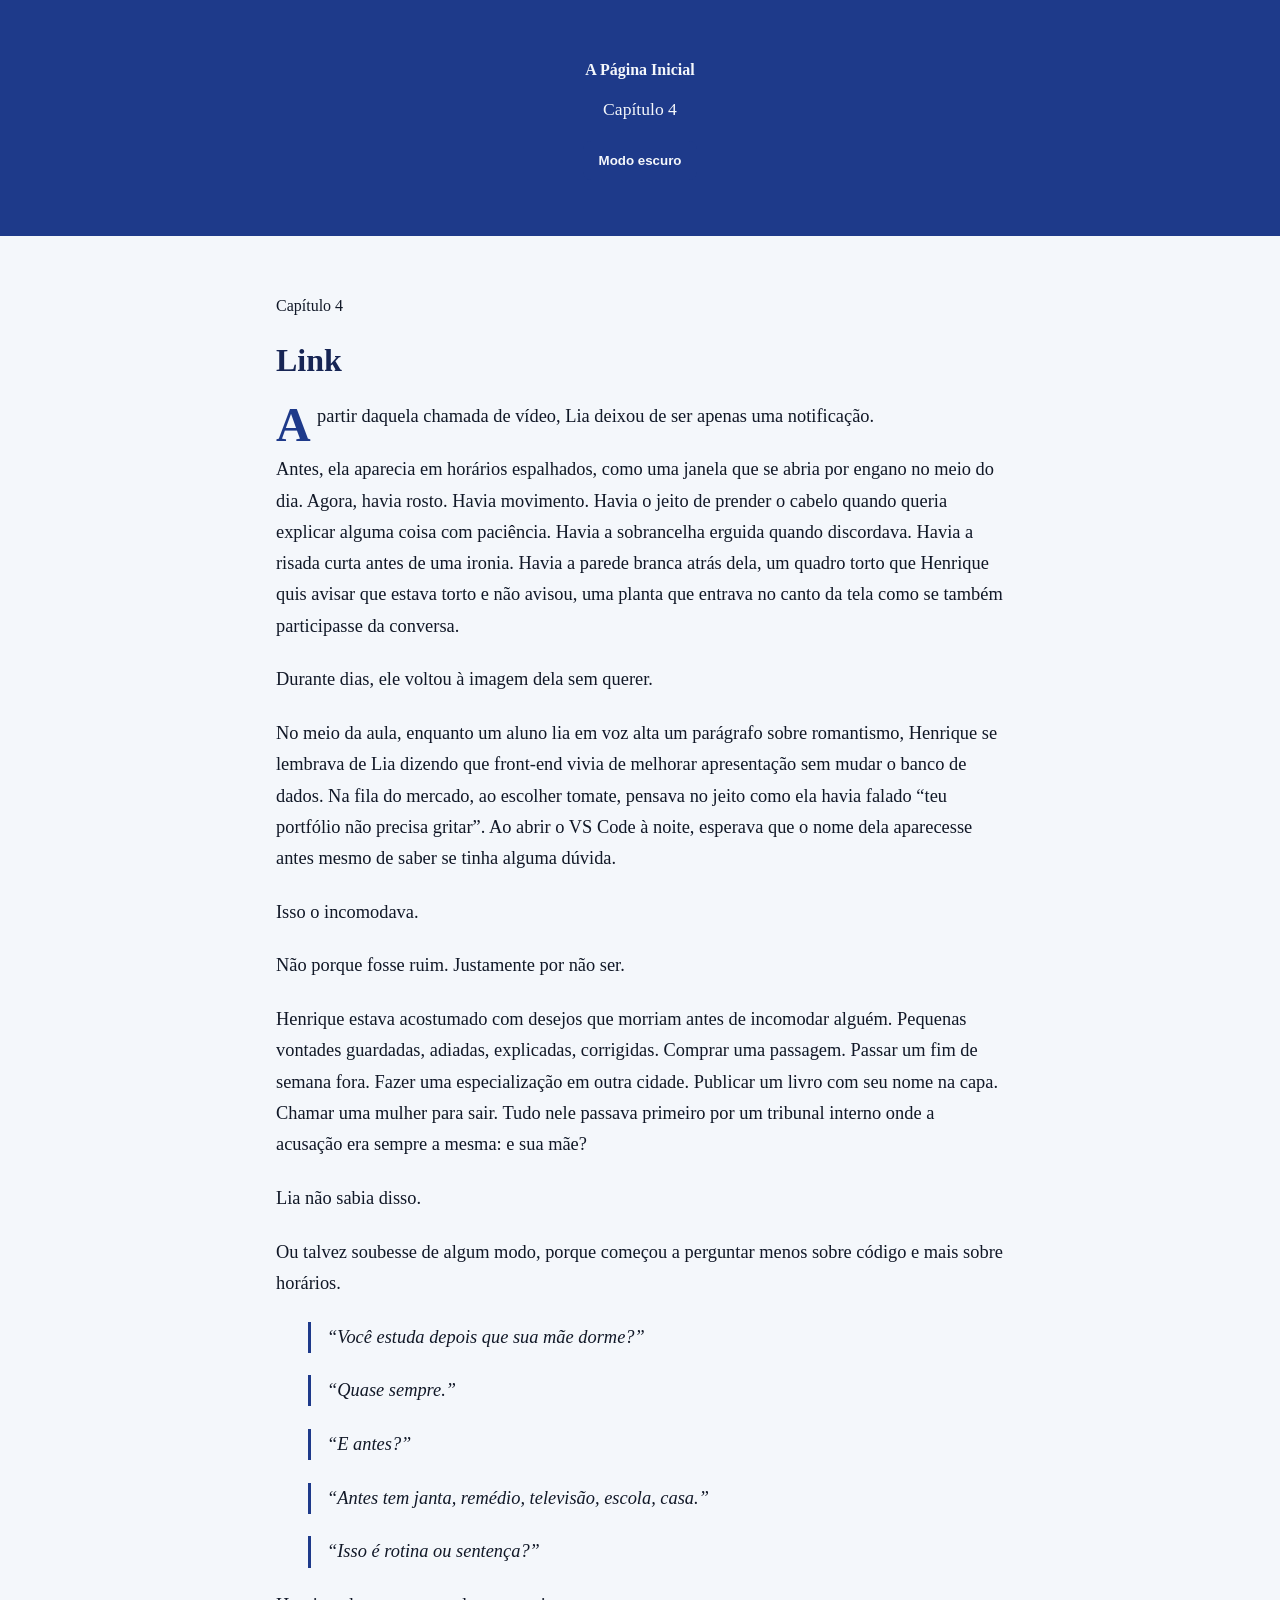
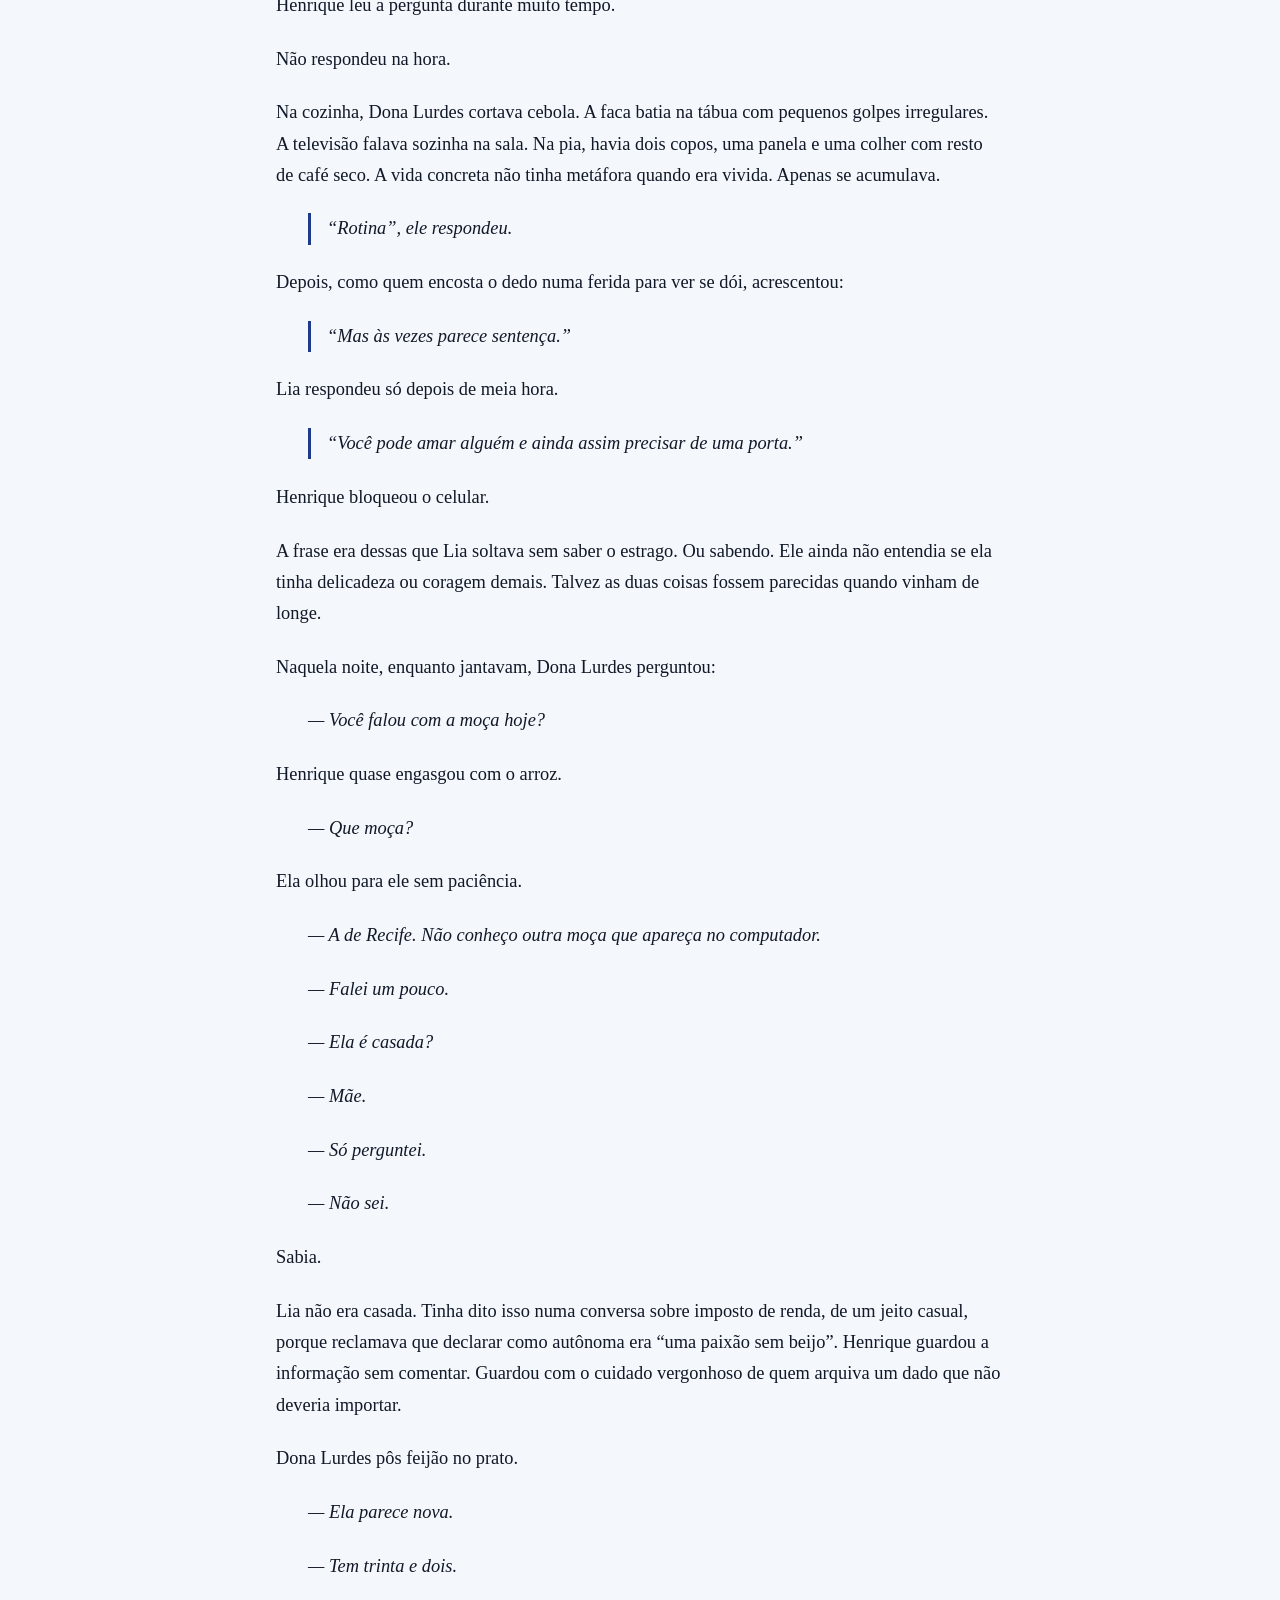
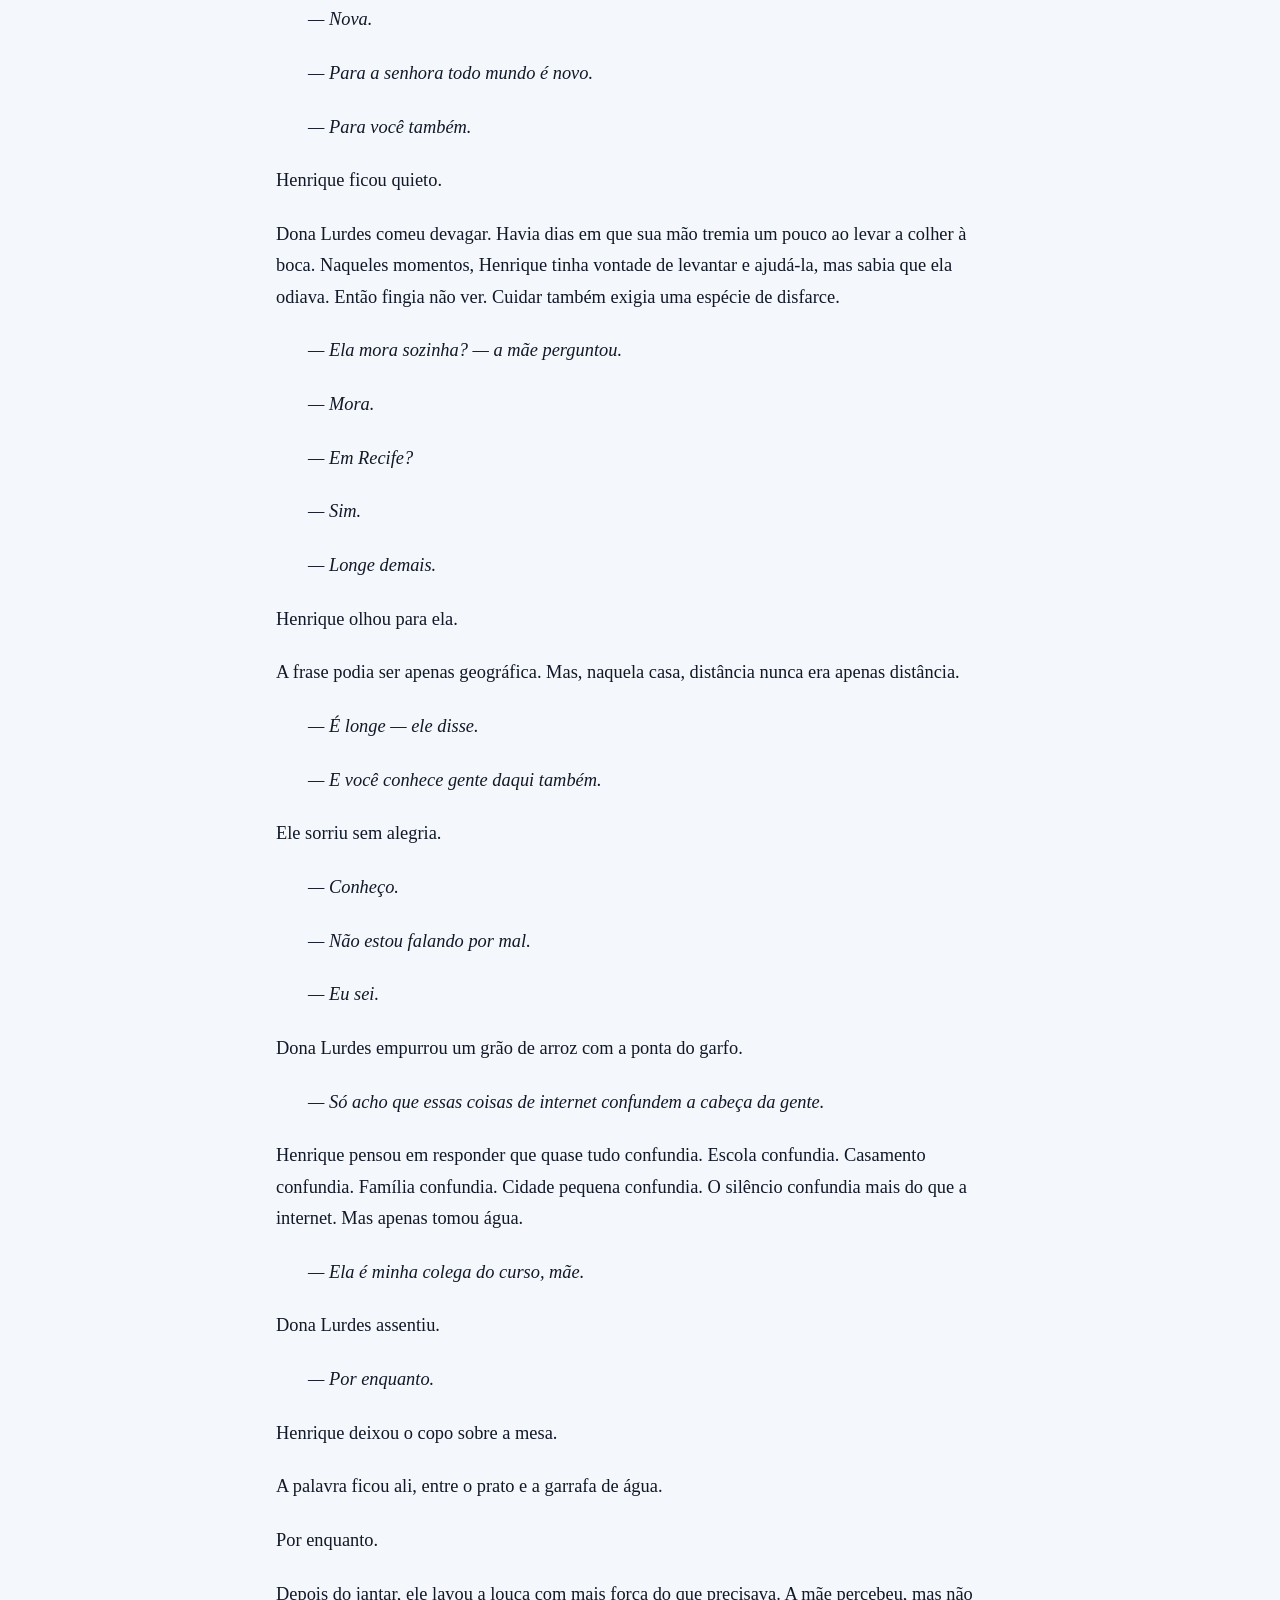
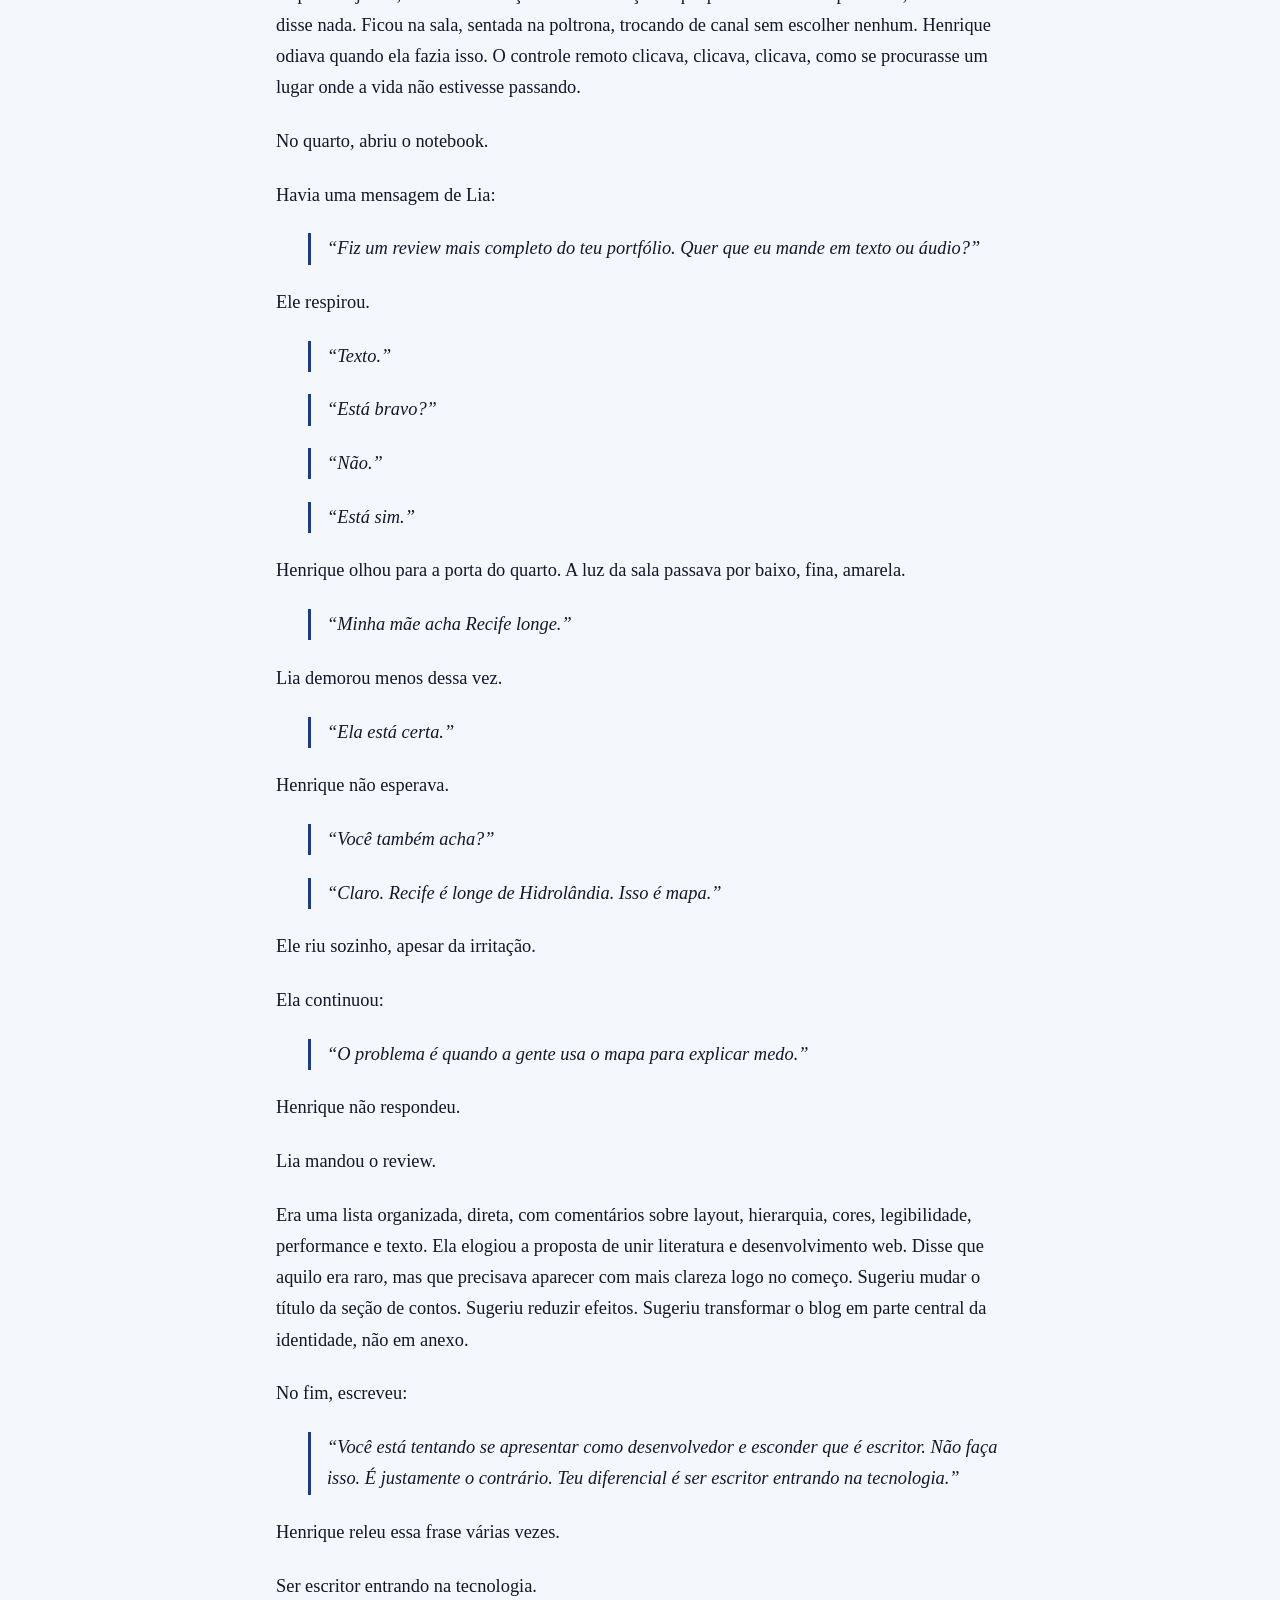
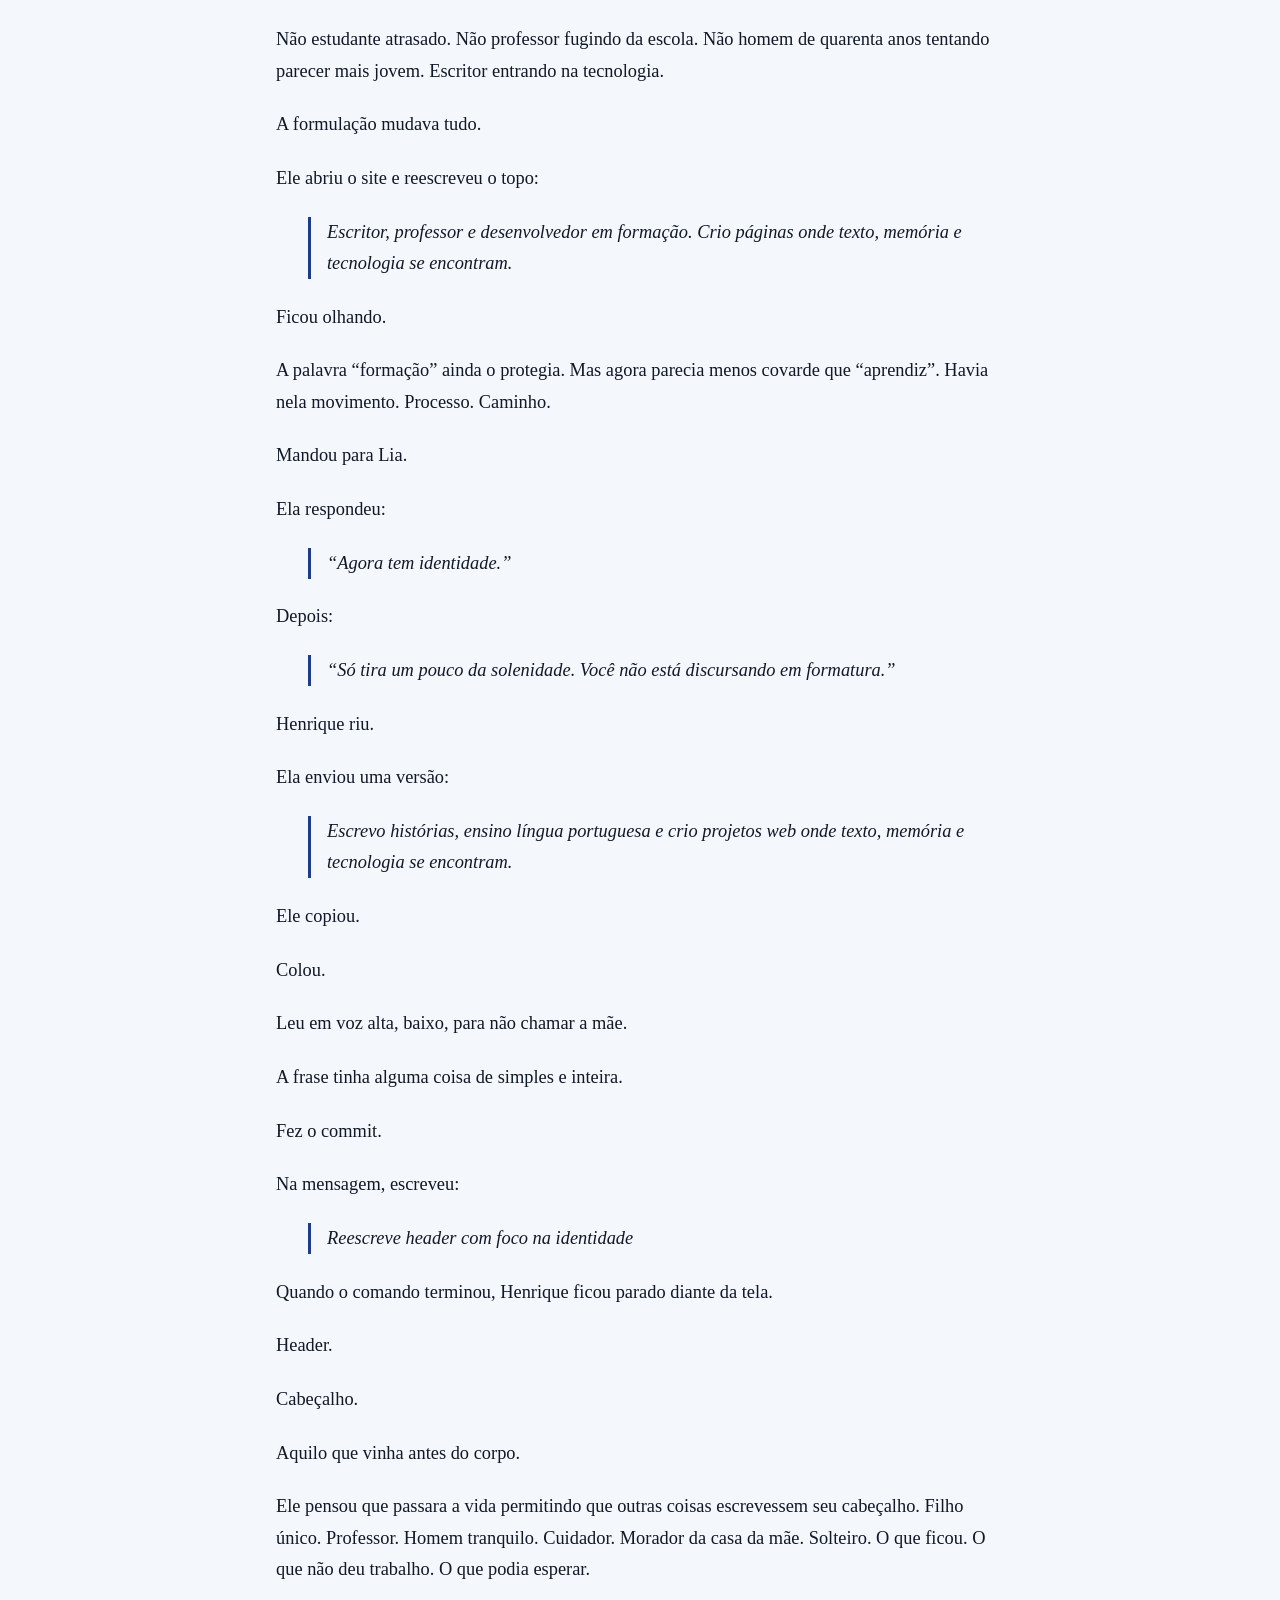
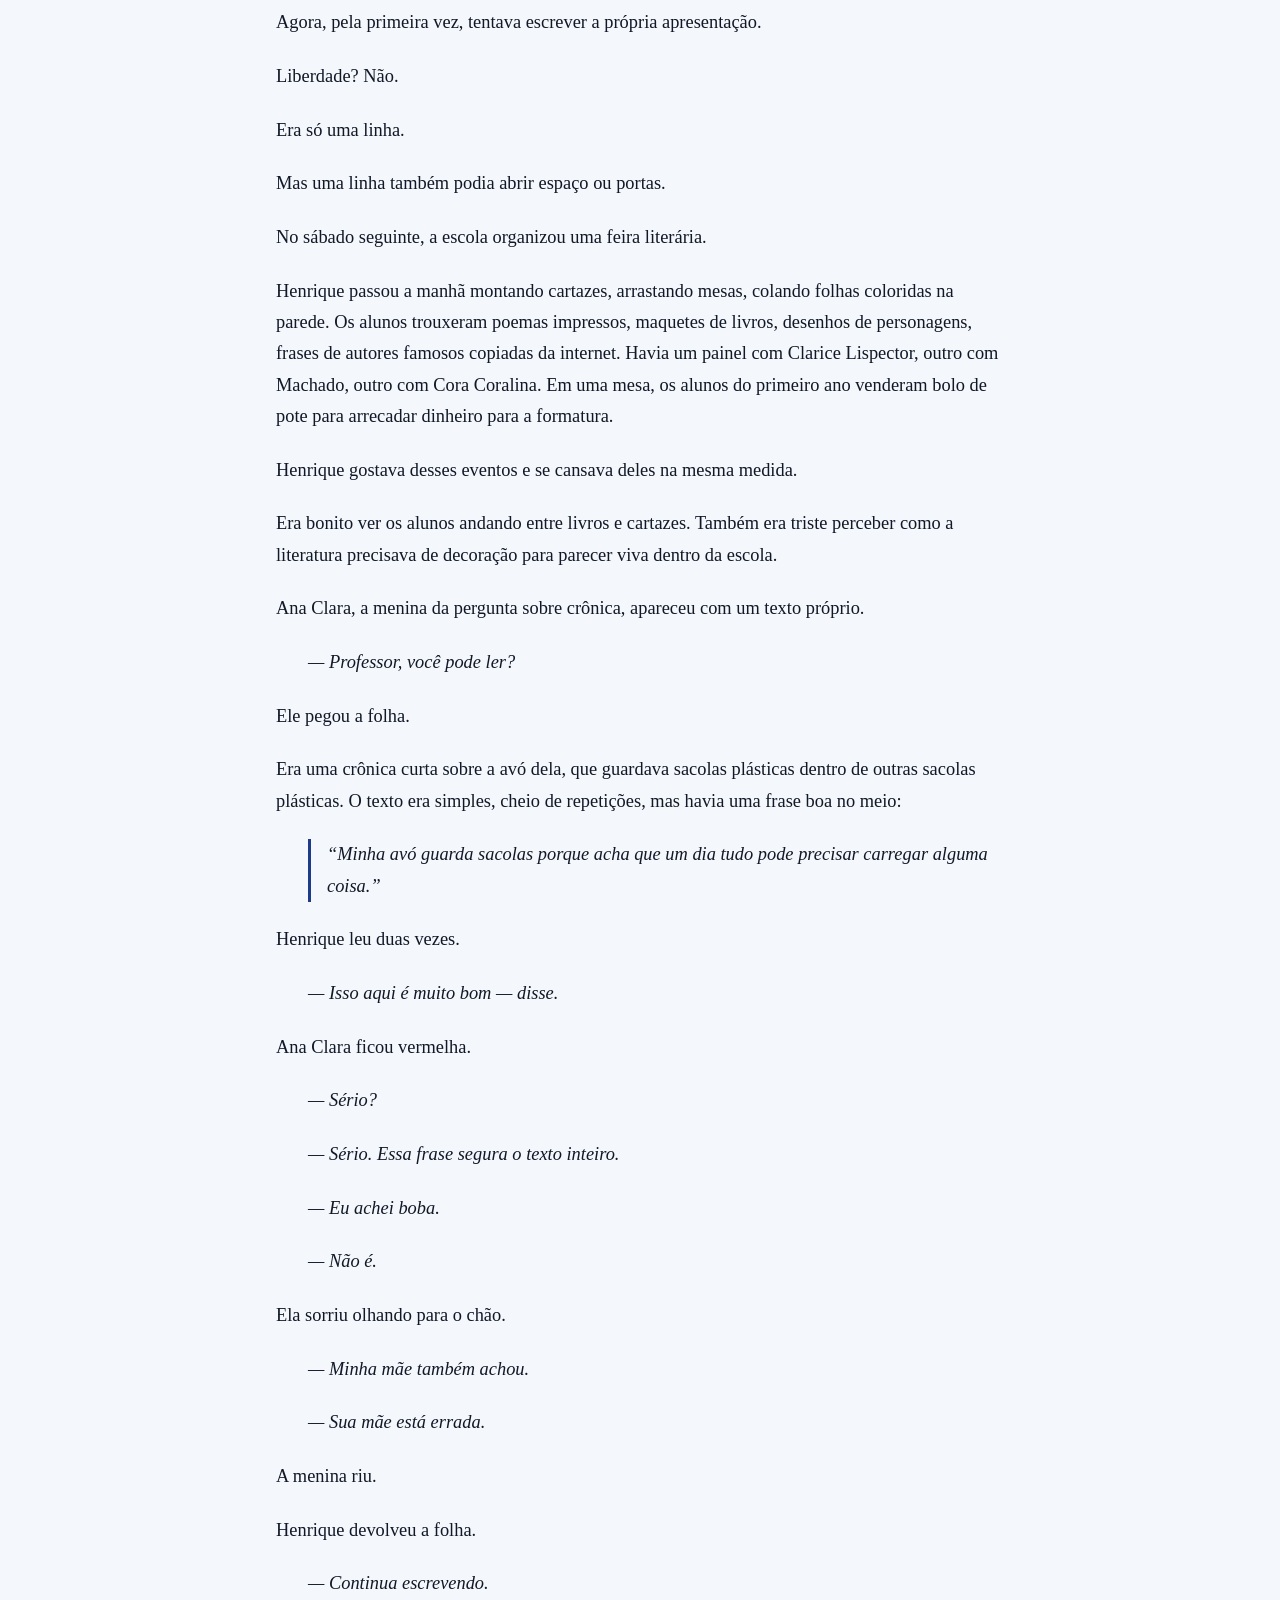
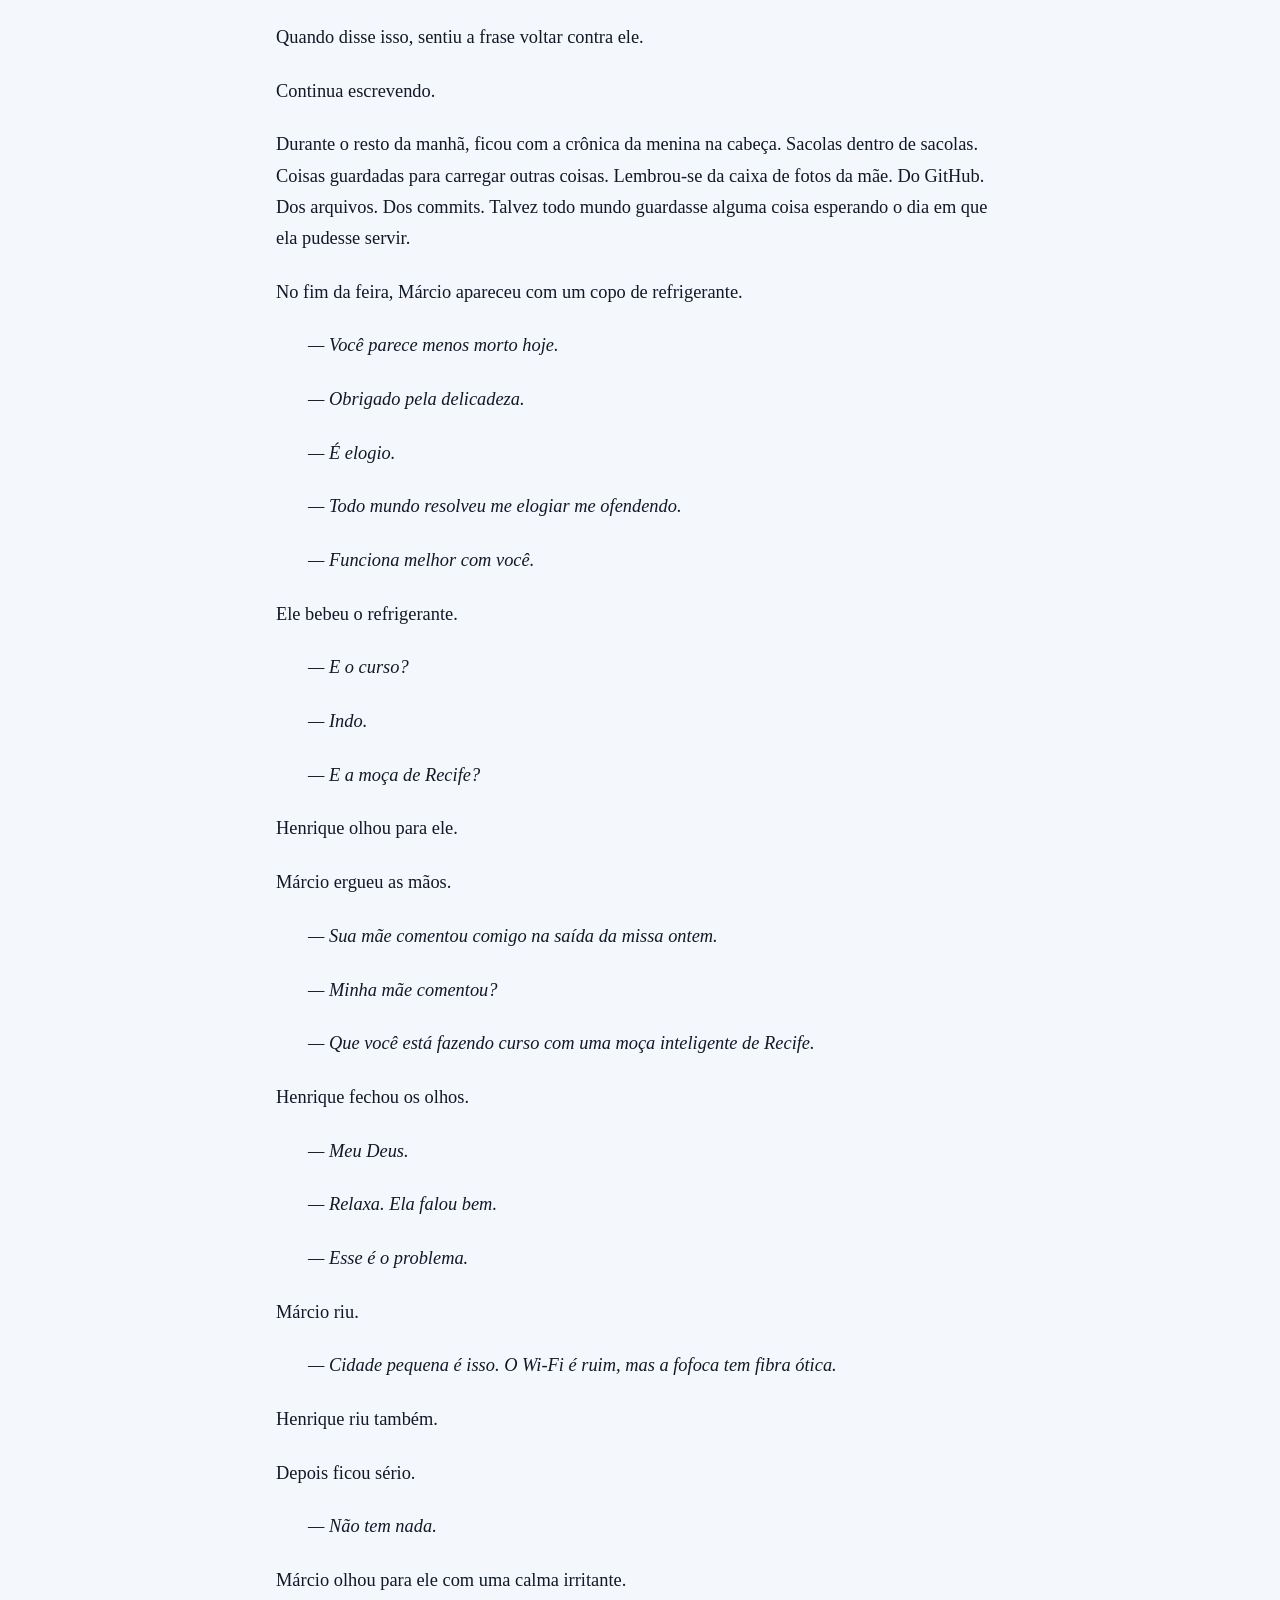
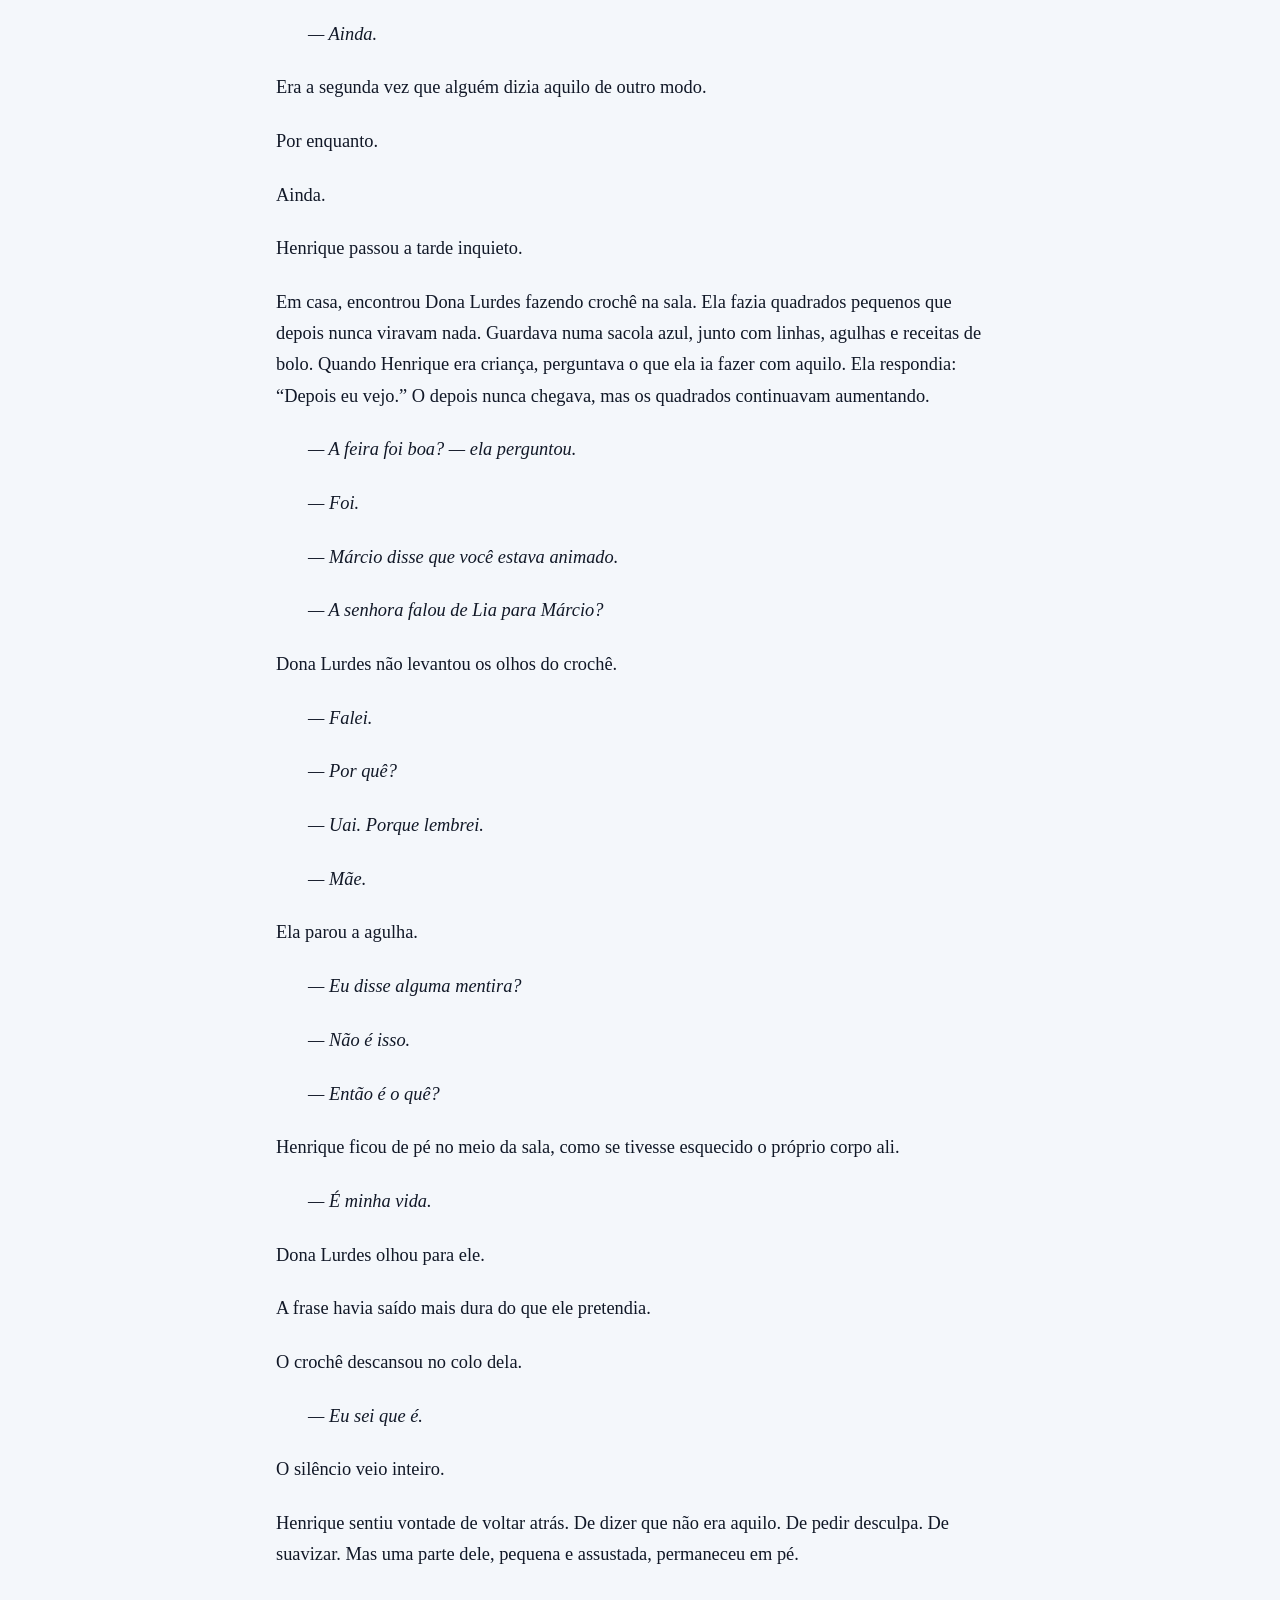
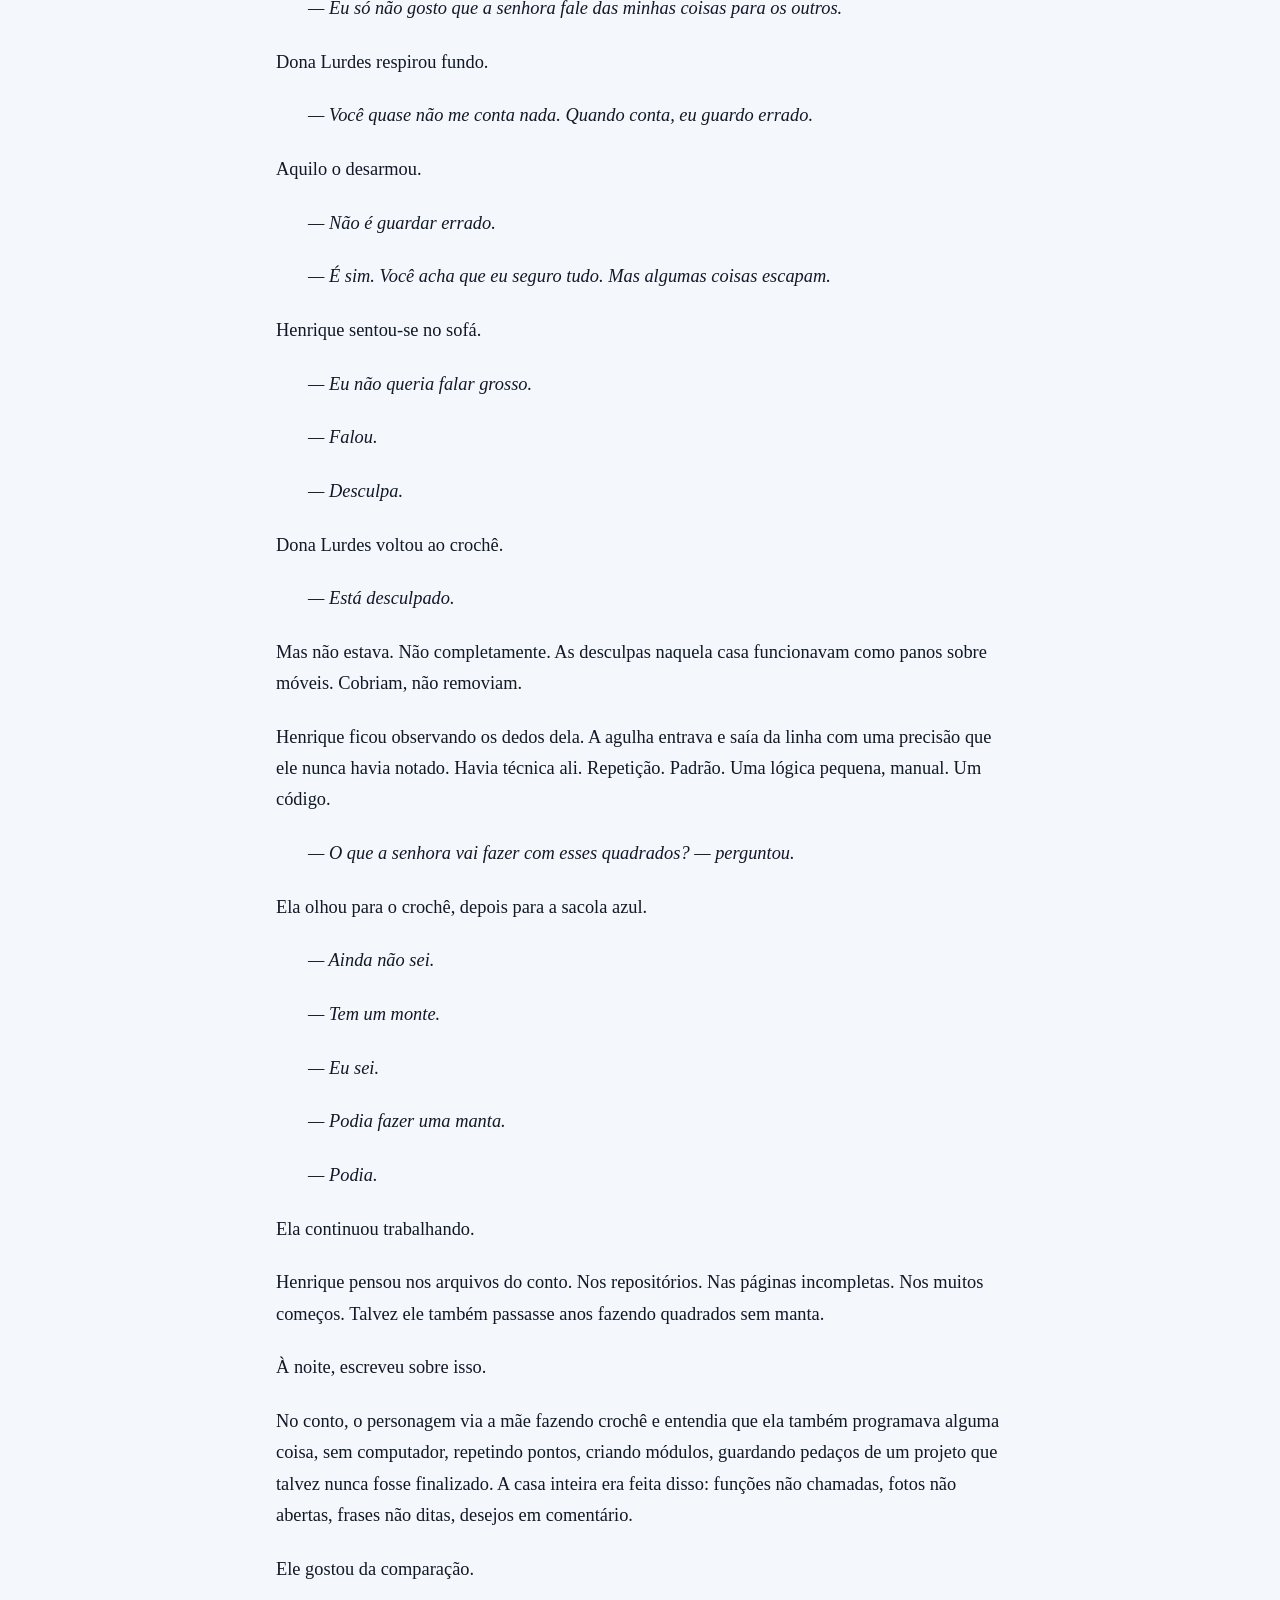
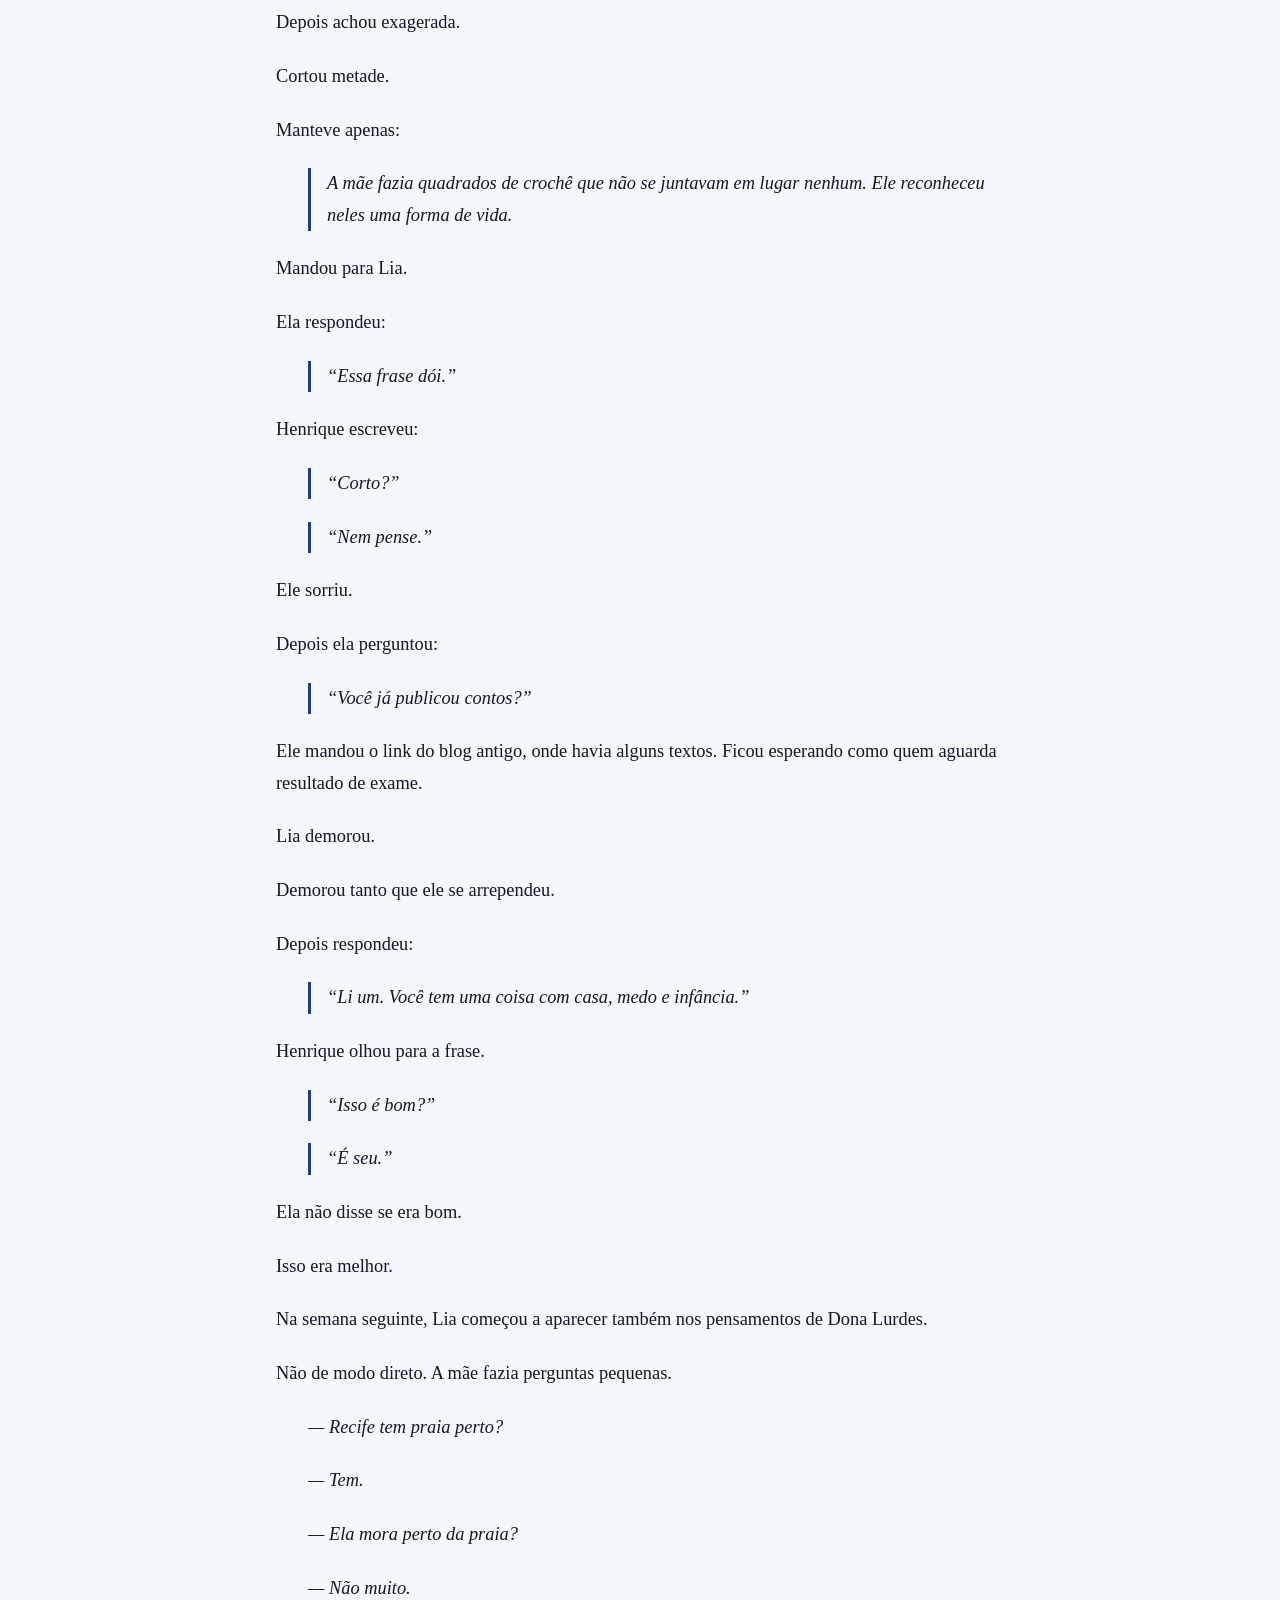
<file: capitulos/link.html>
<!doctype html>
<html lang="pt-BR">
  <head>
    <meta charset="UTF-8" />
    <meta name="viewport" content="width=device-width, initial-scale=1.0" />
    <title>Link | A Página Inicial</title>
    <meta
      name="description"
      content="Capítulo Link do conto digital A Página Inicial."
    />
    <link
      rel="icon"
      type="image/svg+xml"
      href="../assets/favicon/favicon.svg"
    />
    <link rel="stylesheet" href="../css/style.css" />
  </head>
  <body>
    <header class="cabecalho">
      <a href="../index.html" class="logo">A Página Inicial</a>
      <p>Capítulo 4</p>
      <button id="botao-tema" type="button" aria-pressed="false">
        Modo escuro
      </button>
    </header>

    <main class="capitulo">
      <p class="numero-capitulo">Capítulo 4</p>
      <h1>Link</h1>

      <article>
        <p>
  A partir daquela chamada de vídeo, Lia deixou de ser apenas uma notificação.
</p>

<p>
  Antes, ela aparecia em horários espalhados, como uma janela que se abria por engano no meio do dia. Agora, havia rosto. Havia movimento. Havia o jeito de prender o cabelo quando queria explicar alguma coisa com paciência. Havia a sobrancelha erguida quando discordava. Havia a risada curta antes de uma ironia. Havia a parede branca atrás dela, um quadro torto que Henrique quis avisar que estava torto e não avisou, uma planta que entrava no canto da tela como se também participasse da conversa.
</p>

<p>
  Durante dias, ele voltou à imagem dela sem querer.
</p>

<p>
  No meio da aula, enquanto um aluno lia em voz alta um parágrafo sobre romantismo, Henrique se lembrava de Lia dizendo que front-end vivia de melhorar apresentação sem mudar o banco de dados. Na fila do mercado, ao escolher tomate, pensava no jeito como ela havia falado “teu portfólio não precisa gritar”. Ao abrir o VS Code à noite, esperava que o nome dela aparecesse antes mesmo de saber se tinha alguma dúvida.
</p>

<p>
  Isso o incomodava.
</p>

<p>
  Não porque fosse ruim. Justamente por não ser.
</p>

<p>
  Henrique estava acostumado com desejos que morriam antes de incomodar alguém. Pequenas vontades guardadas, adiadas, explicadas, corrigidas. Comprar uma passagem. Passar um fim de semana fora. Fazer uma especialização em outra cidade. Publicar um livro com seu nome na capa. Chamar uma mulher para sair. Tudo nele passava primeiro por um tribunal interno onde a acusação era sempre a mesma: e sua mãe?
</p>

<p>
  Lia não sabia disso.
</p>

<p>
  Ou talvez soubesse de algum modo, porque começou a perguntar menos sobre código e mais sobre horários.
</p>

<p class="citacao">
  “Você estuda depois que sua mãe dorme?”
</p>

<p class="citacao">
  “Quase sempre.”
</p>

<p class="citacao">
  “E antes?”
</p>

<p class="citacao">
  “Antes tem janta, remédio, televisão, escola, casa.”
</p>

<p class="citacao">
  “Isso é rotina ou sentença?”
</p>

<p>
  Henrique leu a pergunta durante muito tempo.
</p>

<p>
  Não respondeu na hora.
</p>

<p>
  Na cozinha, Dona Lurdes cortava cebola. A faca batia na tábua com pequenos golpes irregulares. A televisão falava sozinha na sala. Na pia, havia dois copos, uma panela e uma colher com resto de café seco. A vida concreta não tinha metáfora quando era vivida. Apenas se acumulava.
</p>

<p class="citacao">
  “Rotina”, ele respondeu.
</p>

<p>
  Depois, como quem encosta o dedo numa ferida para ver se dói, acrescentou:
</p>

<p class="citacao">
  “Mas às vezes parece sentença.”
</p>

<p>
  Lia respondeu só depois de meia hora.
</p>

<p class="citacao">
  “Você pode amar alguém e ainda assim precisar de uma porta.”
</p>

<p>
  Henrique bloqueou o celular.
</p>

<p>
  A frase era dessas que Lia soltava sem saber o estrago. Ou sabendo. Ele ainda não entendia se ela tinha delicadeza ou coragem demais. Talvez as duas coisas fossem parecidas quando vinham de longe.
</p>

<p>
  Naquela noite, enquanto jantavam, Dona Lurdes perguntou:
</p>

<p class="dialogo">
  — Você falou com a moça hoje?
</p>

<p>
  Henrique quase engasgou com o arroz.
</p>

<p class="dialogo">
  — Que moça?
</p>

<p>
  Ela olhou para ele sem paciência.
</p>

<p class="dialogo">
  — A de Recife. Não conheço outra moça que apareça no computador.
</p>

<p class="dialogo">
  — Falei um pouco.
</p>

<p class="dialogo">
  — Ela é casada?
</p>

<p class="dialogo">
  — Mãe.
</p>

<p class="dialogo">
  — Só perguntei.
</p>

<p class="dialogo">
  — Não sei.
</p>

<p>
  Sabia.
</p>

<p>
  Lia não era casada. Tinha dito isso numa conversa sobre imposto de renda, de um jeito casual, porque reclamava que declarar como autônoma era “uma paixão sem beijo”. Henrique guardou a informação sem comentar. Guardou com o cuidado vergonhoso de quem arquiva um dado que não deveria importar.
</p>

<p>
  Dona Lurdes pôs feijão no prato.
</p>

<p class="dialogo">
  — Ela parece nova.
</p>

<p class="dialogo">
  — Tem trinta e dois.
</p>

<p class="dialogo">
  — Nova.
</p>

<p class="dialogo">
  — Para a senhora todo mundo é novo.
</p>

<p class="dialogo">
  — Para você também.
</p>

<p>
  Henrique ficou quieto.
</p>

<p>
  Dona Lurdes comeu devagar. Havia dias em que sua mão tremia um pouco ao levar a colher à boca. Naqueles momentos, Henrique tinha vontade de levantar e ajudá-la, mas sabia que ela odiava. Então fingia não ver. Cuidar também exigia uma espécie de disfarce.
</p>

<p class="dialogo">
  — Ela mora sozinha? — a mãe perguntou.
</p>

<p class="dialogo">
  — Mora.
</p>

<p class="dialogo">
  — Em Recife?
</p>

<p class="dialogo">
  — Sim.
</p>

<p class="dialogo">
  — Longe demais.
</p>

<p>
  Henrique olhou para ela.
</p>

<p>
  A frase podia ser apenas geográfica. Mas, naquela casa, distância nunca era apenas distância.
</p>

<p class="dialogo">
  — É longe — ele disse.
</p>

<p class="dialogo">
  — E você conhece gente daqui também.
</p>

<p>
  Ele sorriu sem alegria.
</p>

<p class="dialogo">
  — Conheço.
</p>

<p class="dialogo">
  — Não estou falando por mal.
</p>

<p class="dialogo">
  — Eu sei.
</p>

<p>
  Dona Lurdes empurrou um grão de arroz com a ponta do garfo.
</p>

<p class="dialogo">
  — Só acho que essas coisas de internet confundem a cabeça da gente.
</p>

<p>
  Henrique pensou em responder que quase tudo confundia. Escola confundia. Casamento confundia. Família confundia. Cidade pequena confundia. O silêncio confundia mais do que a internet. Mas apenas tomou água.
</p>

<p class="dialogo">
  — Ela é minha colega do curso, mãe.
</p>

<p>
  Dona Lurdes assentiu.
</p>

<p class="dialogo">
  — Por enquanto.
</p>

<p>
  Henrique deixou o copo sobre a mesa.
</p>

<p>
  A palavra ficou ali, entre o prato e a garrafa de água.
</p>

<p>
  Por enquanto.
</p>

<p>
  Depois do jantar, ele lavou a louça com mais força do que precisava. A mãe percebeu, mas não disse nada. Ficou na sala, sentada na poltrona, trocando de canal sem escolher nenhum. Henrique odiava quando ela fazia isso. O controle remoto clicava, clicava, clicava, como se procurasse um lugar onde a vida não estivesse passando.
</p>

<p>
  No quarto, abriu o notebook.
</p>

<p>
  Havia uma mensagem de Lia:
</p>

<p class="citacao">
  “Fiz um review mais completo do teu portfólio. Quer que eu mande em texto ou áudio?”
</p>

<p>
  Ele respirou.
</p>

<p class="citacao">
  “Texto.”
</p>

<p class="citacao">
  “Está bravo?”
</p>

<p class="citacao">
  “Não.”
</p>

<p class="citacao">
  “Está sim.”
</p>

<p>
  Henrique olhou para a porta do quarto. A luz da sala passava por baixo, fina, amarela.
</p>

<p class="citacao">
  “Minha mãe acha Recife longe.”
</p>

<p>
  Lia demorou menos dessa vez.
</p>

<p class="citacao">
  “Ela está certa.”
</p>

<p>
  Henrique não esperava.
</p>

<p class="citacao">
  “Você também acha?”
</p>

<p class="citacao">
  “Claro. Recife é longe de Hidrolândia. Isso é mapa.”
</p>

<p>
  Ele riu sozinho, apesar da irritação.
</p>

<p>
  Ela continuou:
</p>

<p class="citacao">
  “O problema é quando a gente usa o mapa para explicar medo.”
</p>

<p>
  Henrique não respondeu.
</p>

<p>
  Lia mandou o review.
</p>

<p>
  Era uma lista organizada, direta, com comentários sobre layout, hierarquia, cores, legibilidade, performance e texto. Ela elogiou a proposta de unir literatura e desenvolvimento web. Disse que aquilo era raro, mas que precisava aparecer com mais clareza logo no começo. Sugeriu mudar o título da seção de contos. Sugeriu reduzir efeitos. Sugeriu transformar o blog em parte central da identidade, não em anexo.
</p>

<p>
  No fim, escreveu:
</p>

<p class="citacao">
  “Você está tentando se apresentar como desenvolvedor e esconder que é escritor. Não faça isso. É justamente o contrário. Teu diferencial é ser escritor entrando na tecnologia.”
</p>

<p>
  Henrique releu essa frase várias vezes.
</p>

<p>
  Ser escritor entrando na tecnologia.
</p>

<p>
  Não estudante atrasado. Não professor fugindo da escola. Não homem de quarenta anos tentando parecer mais jovem. Escritor entrando na tecnologia.
</p>

<p>
  A formulação mudava tudo.
</p>

<p>
  Ele abriu o site e reescreveu o topo:
</p>

<p class="citacao">
  Escritor, professor e desenvolvedor em formação. Crio páginas onde texto, memória e tecnologia se encontram.
</p>

<p>
  Ficou olhando.
</p>

<p>
  A palavra “formação” ainda o protegia. Mas agora parecia menos covarde que “aprendiz”. Havia nela movimento. Processo. Caminho.
</p>

<p>
  Mandou para Lia.
</p>

<p>
  Ela respondeu:
</p>

<p class="citacao">
  “Agora tem identidade.”
</p>

<p>
  Depois:
</p>

<p class="citacao">
  “Só tira um pouco da solenidade. Você não está discursando em formatura.”
</p>

<p>
  Henrique riu.
</p>

<p>
  Ela enviou uma versão:
</p>

<p class="citacao">
  Escrevo histórias, ensino língua portuguesa e crio projetos web onde texto, memória e tecnologia se encontram.
</p>

<p>
  Ele copiou.
</p>

<p>
  Colou.
</p>

<p>
  Leu em voz alta, baixo, para não chamar a mãe.
</p>

<p>
  A frase tinha alguma coisa de simples e inteira.
</p>

<p>
  Fez o commit.
</p>

<p>
  Na mensagem, escreveu:
</p>

<p class="citacao">
  Reescreve header com foco na identidade
</p>

<p>
  Quando o comando terminou, Henrique ficou parado diante da tela.
</p>

<p>
  Header.
</p>

<p>
  Cabeçalho.
</p>

<p>
  Aquilo que vinha antes do corpo.
</p>

<p>
  Ele pensou que passara a vida permitindo que outras coisas escrevessem seu cabeçalho. Filho único. Professor. Homem tranquilo. Cuidador. Morador da casa da mãe. Solteiro. O que ficou. O que não deu trabalho. O que podia esperar.
</p>

<p>
  Agora, pela primeira vez, tentava escrever a própria apresentação.
</p>

<p>
  Liberdade? Não.
</p>

<p>
  Era só uma linha.
</p>

<p>
  Mas uma linha também podia abrir espaço ou portas.
</p>

<p>
  No sábado seguinte, a escola organizou uma feira literária.
</p>

<p>
  Henrique passou a manhã montando cartazes, arrastando mesas, colando folhas coloridas na parede. Os alunos trouxeram poemas impressos, maquetes de livros, desenhos de personagens, frases de autores famosos copiadas da internet. Havia um painel com Clarice Lispector, outro com Machado, outro com Cora Coralina. Em uma mesa, os alunos do primeiro ano venderam bolo de pote para arrecadar dinheiro para a formatura.
</p>

<p>
  Henrique gostava desses eventos e se cansava deles na mesma medida.
</p>

<p>
  Era bonito ver os alunos andando entre livros e cartazes. Também era triste perceber como a literatura precisava de decoração para parecer viva dentro da escola.
</p>

<p>
  Ana Clara, a menina da pergunta sobre crônica, apareceu com um texto próprio.
</p>

<p class="dialogo">
  — Professor, você pode ler?
</p>

<p>
  Ele pegou a folha.
</p>

<p>
  Era uma crônica curta sobre a avó dela, que guardava sacolas plásticas dentro de outras sacolas plásticas. O texto era simples, cheio de repetições, mas havia uma frase boa no meio:
</p>

<p class="citacao">
  “Minha avó guarda sacolas porque acha que um dia tudo pode precisar carregar alguma coisa.”
</p>

<p>
  Henrique leu duas vezes.
</p>

<p class="dialogo">
  — Isso aqui é muito bom — disse.
</p>

<p>
  Ana Clara ficou vermelha.
</p>

<p class="dialogo">
  — Sério?
</p>

<p class="dialogo">
  — Sério. Essa frase segura o texto inteiro.
</p>

<p class="dialogo">
  — Eu achei boba.
</p>

<p class="dialogo">
  — Não é.
</p>

<p>
  Ela sorriu olhando para o chão.
</p>

<p class="dialogo">
  — Minha mãe também achou.
</p>

<p class="dialogo">
  — Sua mãe está errada.
</p>

<p>
  A menina riu.
</p>

<p>
  Henrique devolveu a folha.
</p>

<p class="dialogo">
  — Continua escrevendo.
</p>

<p>
  Quando disse isso, sentiu a frase voltar contra ele.
</p>

<p>
  Continua escrevendo.
</p>

<p>
  Durante o resto da manhã, ficou com a crônica da menina na cabeça. Sacolas dentro de sacolas. Coisas guardadas para carregar outras coisas. Lembrou-se da caixa de fotos da mãe. Do GitHub. Dos arquivos. Dos commits. Talvez todo mundo guardasse alguma coisa esperando o dia em que ela pudesse servir.
</p>

<p>
  No fim da feira, Márcio apareceu com um copo de refrigerante.
</p>

<p class="dialogo">
  — Você parece menos morto hoje.
</p>

<p class="dialogo">
  — Obrigado pela delicadeza.
</p>

<p class="dialogo">
  — É elogio.
</p>

<p class="dialogo">
  — Todo mundo resolveu me elogiar me ofendendo.
</p>

<p class="dialogo">
  — Funciona melhor com você.
</p>

<p>
  Ele bebeu o refrigerante.
</p>

<p class="dialogo">
  — E o curso?
</p>

<p class="dialogo">
  — Indo.
</p>

<p class="dialogo">
  — E a moça de Recife?
</p>

<p>
  Henrique olhou para ele.
</p>

<p>
  Márcio ergueu as mãos.
</p>

<p class="dialogo">
  — Sua mãe comentou comigo na saída da missa ontem.
</p>

<p class="dialogo">
  — Minha mãe comentou?
</p>

<p class="dialogo">
  — Que você está fazendo curso com uma moça inteligente de Recife.
</p>

<p>
  Henrique fechou os olhos.
</p>

<p class="dialogo">
  — Meu Deus.
</p>

<p class="dialogo">
  — Relaxa. Ela falou bem.
</p>

<p class="dialogo">
  — Esse é o problema.
</p>

<p>
  Márcio riu.
</p>

<p class="dialogo">
  — Cidade pequena é isso. O Wi-Fi é ruim, mas a fofoca tem fibra ótica.
</p>

<p>
  Henrique riu também.
</p>

<p>
  Depois ficou sério.
</p>

<p class="dialogo">
  — Não tem nada.
</p>

<p>
  Márcio olhou para ele com uma calma irritante.
</p>

<p class="dialogo">
  — Ainda.
</p>

<p>
  Era a segunda vez que alguém dizia aquilo de outro modo.
</p>

<p>
  Por enquanto.
</p>

<p>
  Ainda.
</p>

<p>
  Henrique passou a tarde inquieto.
</p>

<p>
  Em casa, encontrou Dona Lurdes fazendo crochê na sala. Ela fazia quadrados pequenos que depois nunca viravam nada. Guardava numa sacola azul, junto com linhas, agulhas e receitas de bolo. Quando Henrique era criança, perguntava o que ela ia fazer com aquilo. Ela respondia: “Depois eu vejo.” O depois nunca chegava, mas os quadrados continuavam aumentando.
</p>

<p class="dialogo">
  — A feira foi boa? — ela perguntou.
</p>

<p class="dialogo">
  — Foi.
</p>

<p class="dialogo">
  — Márcio disse que você estava animado.
</p>

<p class="dialogo">
  — A senhora falou de Lia para Márcio?
</p>

<p>
  Dona Lurdes não levantou os olhos do crochê.
</p>

<p class="dialogo">
  — Falei.
</p>

<p class="dialogo">
  — Por quê?
</p>

<p class="dialogo">
  — Uai. Porque lembrei.
</p>

<p class="dialogo">
  — Mãe.
</p>

<p>
  Ela parou a agulha.
</p>

<p class="dialogo">
  — Eu disse alguma mentira?
</p>

<p class="dialogo">
  — Não é isso.
</p>

<p class="dialogo">
  — Então é o quê?
</p>

<p>
  Henrique ficou de pé no meio da sala, como se tivesse esquecido o próprio corpo ali.
</p>

<p class="dialogo">
  — É minha vida.
</p>

<p>
  Dona Lurdes olhou para ele.
</p>

<p>
  A frase havia saído mais dura do que ele pretendia.
</p>

<p>
  O crochê descansou no colo dela.
</p>

<p class="dialogo">
  — Eu sei que é.
</p>

<p>
  O silêncio veio inteiro.
</p>

<p>
  Henrique sentiu vontade de voltar atrás. De dizer que não era aquilo. De pedir desculpa. De suavizar. Mas uma parte dele, pequena e assustada, permaneceu em pé.
</p>

<p class="dialogo">
  — Eu só não gosto que a senhora fale das minhas coisas para os outros.
</p>

<p>
  Dona Lurdes respirou fundo.
</p>

<p class="dialogo">
  — Você quase não me conta nada. Quando conta, eu guardo errado.
</p>

<p>
  Aquilo o desarmou.
</p>

<p class="dialogo">
  — Não é guardar errado.
</p>

<p class="dialogo">
  — É sim. Você acha que eu seguro tudo. Mas algumas coisas escapam.
</p>

<p>
  Henrique sentou-se no sofá.
</p>

<p class="dialogo">
  — Eu não queria falar grosso.
</p>

<p class="dialogo">
  — Falou.
</p>

<p class="dialogo">
  — Desculpa.
</p>

<p>
  Dona Lurdes voltou ao crochê.
</p>

<p class="dialogo">
  — Está desculpado.
</p>

<p>
  Mas não estava. Não completamente. As desculpas naquela casa funcionavam como panos sobre móveis. Cobriam, não removiam.
</p>

<p>
  Henrique ficou observando os dedos dela. A agulha entrava e saía da linha com uma precisão que ele nunca havia notado. Havia técnica ali. Repetição. Padrão. Uma lógica pequena, manual. Um código.
</p>

<p class="dialogo">
  — O que a senhora vai fazer com esses quadrados? — perguntou.
</p>

<p>
  Ela olhou para o crochê, depois para a sacola azul.
</p>

<p class="dialogo">
  — Ainda não sei.
</p>

<p class="dialogo">
  — Tem um monte.
</p>

<p class="dialogo">
  — Eu sei.
</p>

<p class="dialogo">
  — Podia fazer uma manta.
</p>

<p class="dialogo">
  — Podia.
</p>

<p>
  Ela continuou trabalhando.
</p>

<p>
  Henrique pensou nos arquivos do conto. Nos repositórios. Nas páginas incompletas. Nos muitos começos. Talvez ele também passasse anos fazendo quadrados sem manta.
</p>

<p>
  À noite, escreveu sobre isso.
</p>

<p>
  No conto, o personagem via a mãe fazendo crochê e entendia que ela também programava alguma coisa, sem computador, repetindo pontos, criando módulos, guardando pedaços de um projeto que talvez nunca fosse finalizado. A casa inteira era feita disso: funções não chamadas, fotos não abertas, frases não ditas, desejos em comentário.
</p>

<p>
  Ele gostou da comparação.
</p>

<p>
  Depois achou exagerada.
</p>

<p>
  Cortou metade.
</p>

<p>
  Manteve apenas:
</p>

<p class="citacao">
  A mãe fazia quadrados de crochê que não se juntavam em lugar nenhum. Ele reconheceu neles uma forma de vida.
</p>

<p>
  Mandou para Lia.
</p>

<p>
  Ela respondeu:
</p>

<p class="citacao">
  “Essa frase dói.”
</p>

<p>
  Henrique escreveu:
</p>

<p class="citacao">
  “Corto?”
</p>

<p class="citacao">
  “Nem pense.”
</p>

<p>
  Ele sorriu.
</p>

<p>
  Depois ela perguntou:
</p>

<p class="citacao">
  “Você já publicou contos?”
</p>

<p>
  Ele mandou o link do blog antigo, onde havia alguns textos. Ficou esperando como quem aguarda resultado de exame.
</p>

<p>
  Lia demorou.
</p>

<p>
  Demorou tanto que ele se arrependeu.
</p>

<p>
  Depois respondeu:
</p>

<p class="citacao">
  “Li um. Você tem uma coisa com casa, medo e infância.”
</p>

<p>
  Henrique olhou para a frase.
</p>

<p class="citacao">
  “Isso é bom?”
</p>

<p class="citacao">
  “É seu.”
</p>

<p>
  Ela não disse se era bom.
</p>

<p>
  Isso era melhor.
</p>

<p>
  Na semana seguinte, Lia começou a aparecer também nos pensamentos de Dona Lurdes.
</p>

<p>
  Não de modo direto. A mãe fazia perguntas pequenas.
</p>

<p class="dialogo">
  — Recife tem praia perto?
</p>

<p class="dialogo">
  — Tem.
</p>

<p class="dialogo">
  — Ela mora perto da praia?
</p>

<p class="dialogo">
  — Não muito.
</p>

<p class="dialogo">
  — Lá chove muito?
</p>

<p class="dialogo">
  — Acho que sim.
</p>

<p class="dialogo">
  — E ela trabalha em casa?
</p>

<p class="dialogo">
  — Às vezes.
</p>

<p>
  Henrique respondia com cuidado, como se cada resposta pudesse abrir uma porta que depois não fecharia.
</p>

<p>
  Um dia, Dona Lurdes perguntou:
</p>

<p class="dialogo">
  — Ela tem mãe?
</p>

<p class="dialogo">
  — Tem.
</p>

<p class="dialogo">
  — Mora com ela?
</p>

<p class="dialogo">
  — Não.
</p>

<p>
  Dona Lurdes assentiu.
</p>

<p class="dialogo">
  — Corajosa.
</p>

<p>
  Henrique quase disse que morar longe da mãe não era coragem. Era vida adulta. Mas não disse. Porque, para Dona Lurdes, talvez fosse mesmo coragem. Para ele também.
</p>

<p>
  Naquela noite, Lia contou que havia recusado uma vaga em São Paulo anos antes porque a mãe tinha adoecido. Ficara no Recife. Trabalhara remoto. Cuidara da mãe durante seis meses. Depois, quando a mãe melhorou, ela se mudou para o próprio apartamento.
</p>

<p class="citacao">
  “Foi difícil?”, Henrique perguntou.
</p>

<p class="citacao">
  “Foi.”
</p>

<p class="citacao">
  “Ela aceitou?”
</p>

<p class="citacao">
  “Não no começo.”
</p>

<p class="citacao">
  “E depois?”
</p>

<p class="citacao">
  “Aceitou porque eu fui mesmo.”
</p>

<p>
  Henrique leu a frase várias vezes.
</p>

<p>
  Aceitou porque eu fui mesmo.
</p>

<p>
  Havia coisas que talvez só passassem a existir depois do gesto. Antes dele, todo mundo opinava, sofria, previa, segurava. Depois, a realidade tinha que se reorganizar ao redor do acontecido.
</p>

<p>
  Ele tentou imaginar isso.
</p>

<p>
  Uma mala.
</p>

<p>
  Uma chave nova.
</p>

<p>
  Dona Lurdes na porta.
</p>

<p>
  Ele indo.
</p>

<p>
  O pensamento lhe deu uma espécie de enjoo.
</p>

<p>
  Fechou o celular.
</p>

<p>
  Abriu o curso de JavaScript.
</p>

<p>
  Na aula, o professor explicava condições.
</p>

<p class="citacao">
  if
</p>

<p class="citacao">
  else
</p>

<p>
  Se isso acontecer, faça aquilo.
</p>

<p>
  Senão, faça outra coisa.
</p>

<p>
  Henrique anotou no caderno:
</p>

<p class="citacao">
  A vida não tem apenas if e else. Às vezes tem medo dentro das duas opções.
</p>

<p>
  Depois riscou.
</p>

<p>
  Não porque fosse ruim.
</p>

<p>
  Porque era verdade demais.
</p>

<p>
  No domingo, Dona Lurdes quis ir ao cemitério.
</p>

<p>
  Henrique a levou de carro depois do almoço. O sol estava alto, desses que deixam as pedras claras demais. No caminho, ela falou pouco. Segurava uma sacola com flores artificiais, um pano úmido e uma garrafa pequena de água. Iam ao túmulo de Paulo algumas vezes por ano. Menos do que Dona Lurdes dizia querer, mais do que Henrique suportava.
</p>

<p>
  O cemitério de Hidrolândia tinha muros brancos, túmulos baixos, algumas árvores oferecendo sombras disputadas. Havia nomes apagados pelo tempo, retratos de porcelana, flores de plástico endurecidas pelo sol. Dona Lurdes caminhava devagar, mas sem pedir ajuda. Henrique andava ao lado, com as chaves do carro na mão.
</p>

<p>
  Pararam diante do túmulo.
</p>

<p class="citacao">
  Paulo Alves.
</p>

<p>
  As datas.
</p>

<p>
  A fotografia pequena.
</p>

<p>
  Henrique sempre se surpreendia com a juventude do rosto. O pai não envelhecia. Continuava ali, preso a uma idade que parecia acusar o filho de ter continuado.
</p>

<p>
  Dona Lurdes tirou as flores antigas, limpou a pedra, colocou as novas. Fez tudo em silêncio. Depois ficou parada, segurando o pano úmido.
</p>

<p class="dialogo">
  — Ele teria gostado de ver você mexendo com essas coisas — disse.
</p>

<p>
  Henrique olhou para ela.
</p>

<p class="dialogo">
  — Como a senhora sabe?
</p>

<p class="dialogo">
  — Porque ele gostava quando você aprendia qualquer coisa.
</p>

<p>
  A frase era simples. Mas, no cemitério, as frases simples tinham mais peso.
</p>

<p>
  Henrique olhou para o nome do pai.
</p>

<p class="dialogo">
  — Às vezes acho que fiquei.
</p>

<p class="dialogo">
  — Como assim?
</p>

<p class="dialogo">
  — Fiquei no lugar dele.
</p>

<p>
  Dona Lurdes demorou.
</p>

<p class="dialogo">
  — Você ficou comigo.
</p>

<p class="dialogo">
  — É diferente?
</p>

<p>
  Ela apertou o pano na mão.
</p>

<p class="dialogo">
  — Devia ser.
</p>

<p>
  Henrique sentiu a garganta fechar.
</p>

<p>
  O vento levantou um pouco de poeira entre os túmulos. Ao longe, alguém lavava uma lápide com uma mangueira. O som da água parecia deslocado naquele lugar seco.
</p>

<p>
  Dona Lurdes continuou:
</p>

<p class="dialogo">
  — Eu não sabia fazer diferente.
</p>

<p>
  Henrique olhou para a mãe. Ela parecia menor ali, debaixo do sol, diante do nome do marido. Não a mãe que perguntava horários, que fazia café sem ele pedir, que falava de Lia para Márcio. Apenas uma mulher que perdera o marido cedo demais e segurara o filho com a força que tinha.
</p>

<p class="dialogo">
  — Eu também não — ele disse.
</p>

<p>
  Ficaram em silêncio.
</p>

<p>
  Na volta para casa, Dona Lurdes adormeceu no carro.
</p>

<p>
  Henrique dirigiu devagar. A estrada parecia a mesma de sempre, mas alguma coisa nele tinha mudado de lugar.
</p>

<p>
  Ao chegar, ajudou a mãe a entrar. Ela foi para o quarto descansar.
</p>

<p>
  Henrique sentou-se à mesa da cozinha e abriu o notebook.
</p>

<p>
  Escreveu durante duas horas.
</p>

<p>
  Não sobre o cemitério exatamente. Sobre um homem que, diante do túmulo do pai, percebia que sua vida tinha sido construída em torno de uma substituição que ninguém consegue explicar. O pai morto virara lugar vazio. O filho ocupara esse lugar sem caber nele. A mãe, sem querer, chamara aquilo de amor. Ele também.
</p>

<p>
  Quando terminou, mandou um trecho para Lia.
</p>

<p>
  Ela leu e não respondeu de imediato.
</p>

<p>
  Depois escreveu:
</p>

<p class="citacao">
  “Esse é o centro do conto.”
</p>

<p>
  Henrique sentiu medo.
</p>

<p class="citacao">
  “Está pesado?”
</p>

<p class="citacao">
  “Está vivo.”
</p>

<p>
  A palavra ficou na tela.
</p>

<p>
  Vivo.
</p>

<p>
  À noite, ele trabalhou no portfólio.
</p>

<p>
  Na página do blog, criou uma categoria:
</p>

<p class="citacao">
  Ficções de transição
</p>

<p>
  Abaixo, escreveu:
</p>

<p class="citacao">
  Contos sobre personagens que atravessam mudanças tardias: de carreira, de cidade, de linguagem, de si mesmos.
</p>

<p>
  Leu.
</p>

<p>
  A frase explicava o projeto. Também explicava sua vida mais do que ele gostaria.
</p>

<p>
  Fez o commit.
</p>

<p>
  Depois abriu uma nova branch, porque Lia havia ensinado que mudanças grandes não deveriam ser feitas direto na principal.
</p>

<p>
  Nomeou:
</p>

<p class="citacao">
  nova-identidade
</p>

<p>
  O nome apareceu no canto inferior da tela.
</p>

<p>
  Henrique riu sozinho.
</p>

<p>
  Nova identidade.
</p>

<p>
  Parecia exagerado.
</p>

<p>
  Mas deixou.
</p>

<p>
  No dia seguinte, Lia mandou uma mensagem antes das sete:
</p>

<p class="citacao">
  “Sonhei que teu site tinha uma página chamada ‘coisas que eu ainda não sei dizer’.”
</p>

<p>
  Henrique leu na cama, antes de levantar.
</p>

<p>
  A mãe tossia na cozinha.
</p>

<p>
  O dia ainda estava cinza.
</p>

<p>
  Ele respondeu:
</p>

<p class="citacao">
  “Isso é nome de conto.”
</p>

<p>
  Ela escreveu:
</p>

<p class="citacao">
  “É nome de seção.”
</p>

<p>
  Henrique sorriu.
</p>

<p>
  Na escola, durante a chamada, confundiu o nome de dois alunos. Corrigiu provas pensando em branches. Deu aula sobre coesão textual e percebeu que falava de si mesmo. Tudo precisava de conexão. Uma frase com a outra. Um parágrafo com o anterior. Uma vida com a próxima. Sem isso, as partes ficavam soltas, como quadrados de crochê numa sacola.
</p>

<p>
  À tarde, ao chegar em casa, encontrou Dona Lurdes na varanda com a sacola azul no colo.
</p>

<p>
  Ela havia espalhado os quadrados de crochê sobre a cadeira ao lado. Eram muitos: azuis, brancos, amarelos, verdes. Alguns tortos. Outros bem acabados.
</p>

<p class="dialogo">
  — Resolvi juntar — ela disse.
</p>

<p>
  Henrique parou na porta.
</p>

<p class="dialogo">
  — Vai fazer a manta?
</p>

<p class="dialogo">
  — Vou tentar.
</p>

<p>
  Ele se aproximou.
</p>

<p class="dialogo">
  — Quer ajuda?
</p>

<p>
  Ela riu.
</p>

<p class="dialogo">
  — Você sabe costurar crochê?
</p>

<p class="dialogo">
  — Não.
</p>

<p class="dialogo">
  — Então não atrapalha.
</p>

<p>
  Ele sentou ao lado.
</p>

<p>
  Dona Lurdes pegou dois quadrados e começou a uni-los com uma linha branca. O gesto era lento, mas decidido. Henrique ficou olhando. Havia algo de comovente naquela união tardia das partes. Durante anos, ela fizera pedaços. Agora, sem explicar por quê, começava a juntá-los.
</p>

<p class="dialogo">
  — Vai ficar bonita — ele disse.
</p>

<p class="dialogo">
  — Talvez fique esquisita.
</p>

<p class="dialogo">
  — Também serve.
</p>

<p>
  Dona Lurdes sorriu.
</p>

<p class="dialogo">
  — Você anda falando diferente.
</p>

<p class="dialogo">
  — Diferente como?
</p>

<p class="dialogo">
  — Como quem está pensando antes de sofrer.
</p>

<p>
  Henrique olhou para ela.
</p>

<p>
  Não sabia se a frase era elogio, crítica ou diagnóstico.
</p>

<p class="dialogo">
  — Deve ser o curso — disse.
</p>

<p class="dialogo">
  — Deve ser a moça de Recife.
</p>

<p>
  Ele abaixou os olhos.
</p>

<p>
  Dona Lurdes continuou costurando.
</p>

<p class="dialogo">
  — Ela te faz bem?
</p>

<p>
  Henrique demorou.
</p>

<p class="dialogo">
  — Faz.
</p>

<p>
  A mãe assentiu.
</p>

<p class="dialogo">
  — Então não estraga por medo de mim.
</p>

<p>
  Ele sentiu o corpo inteiro parar.
</p>

<p>
  A rua continuava a mesma. Uma moto passou. Um cachorro latiu. O vizinho bateu o portão. Mas algo havia sido dito e não podia voltar para dentro.
</p>

<p class="dialogo">
  — Mãe...
</p>

<p class="dialogo">
  — Eu sei que você ficou — ela disse, sem olhar para ele. — Sei que ficou mais do que precisava. Sei também que, se eu disser isso, parece que estou mandando você embora. Não estou. Só estou dizendo que sei.
</p>

<p>
  Henrique ficou sem voz.
</p>

<p>
  Dona Lurdes uniu mais dois pontos.
</p>

<p class="dialogo">
  — Quando seu pai morreu, achei que, se você saísse, a casa acabava. Depois você foi ficando e eu acostumei com a casa cheia de você. Isso também é egoísmo.
</p>

<p class="dialogo">
  — Não foi egoísmo.
</p>

<p class="dialogo">
  — Foi amor com medo. Dá quase no mesmo quando dura muito.
</p>

<p>
  Henrique olhou para as mãos dela. A linha branca entrava nos quadrados, juntando cores que talvez nunca tivessem sido pensadas para ficar lado a lado.
</p>

<p class="dialogo">
  — Eu também tive medo — ele disse.
</p>

<p class="dialogo">
  — Eu sei.
</p>

<p class="dialogo">
  — Ainda tenho.
</p>

<p class="dialogo">
  — Eu também.
</p>

<p>
  Ficaram ali, sem procurar solução.
</p>

<p>
  Mais tarde, Henrique escreveu essa cena quase inteira no conto. Mudou a varanda, mudou as cores da manta, mudou algumas frases. Manteve uma:
</p>

<p class="citacao">
  Foi amor com medo. Dá quase no mesmo quando dura muito.
</p>

<p>
  Não sabia se era dele ou da mãe.
</p>

<p>
  Talvez fosse dos dois.
</p>

<p>
  Mandou para Lia.
</p>

<p>
  Ela respondeu:
</p>

<p class="citacao">
  “Esse capítulo está pronto quando essa frase aparecer.”
</p>

<p>
  Henrique leu a mensagem e olhou para a sala.
</p>

<p>
  Dona Lurdes cochilava na poltrona, com os primeiros quadrados unidos sobre o colo. A manta ainda era pequena. Quase nada. Mas já não era apenas um monte de partes.
</p>

<p>
  No notebook, o portfólio estava aberto.
</p>

<p>
  No canto da tela, a branch <code>nova-identidade</code> aguardava.
</p>

<p>
  Henrique abriu o terminal e digitou:
</p>

<pre><code>git status</code></pre>

<p>
  O sistema mostrou arquivos modificados.
</p>

<p>
  Ele ficou olhando.
</p>

<p>
  Havia mudanças não salvas.
</p>

<p>
  Na página.
</p>

<p>
  No conto.
</p>

<p>
  Na casa.
</p>

<p>
  Nele.
</p>

<p>
  Pela primeira vez, não teve pressa de resolver tudo.
</p>

<p>
  Só salvou o arquivo.
</p>
       
      </article>

      <nav class="navegacao-capitulos">
        <a href="main.html">Capítulo anterior</a>
        <a href="script.html">Próximo capítulo</a>
      </nav>
    </main>

    <footer class="rodape">
      <p>A Página Inicial - conto digital interativo.</p>
    </footer>

    <script src="../js/script.js"></script>
  </body>
</html>
</file>
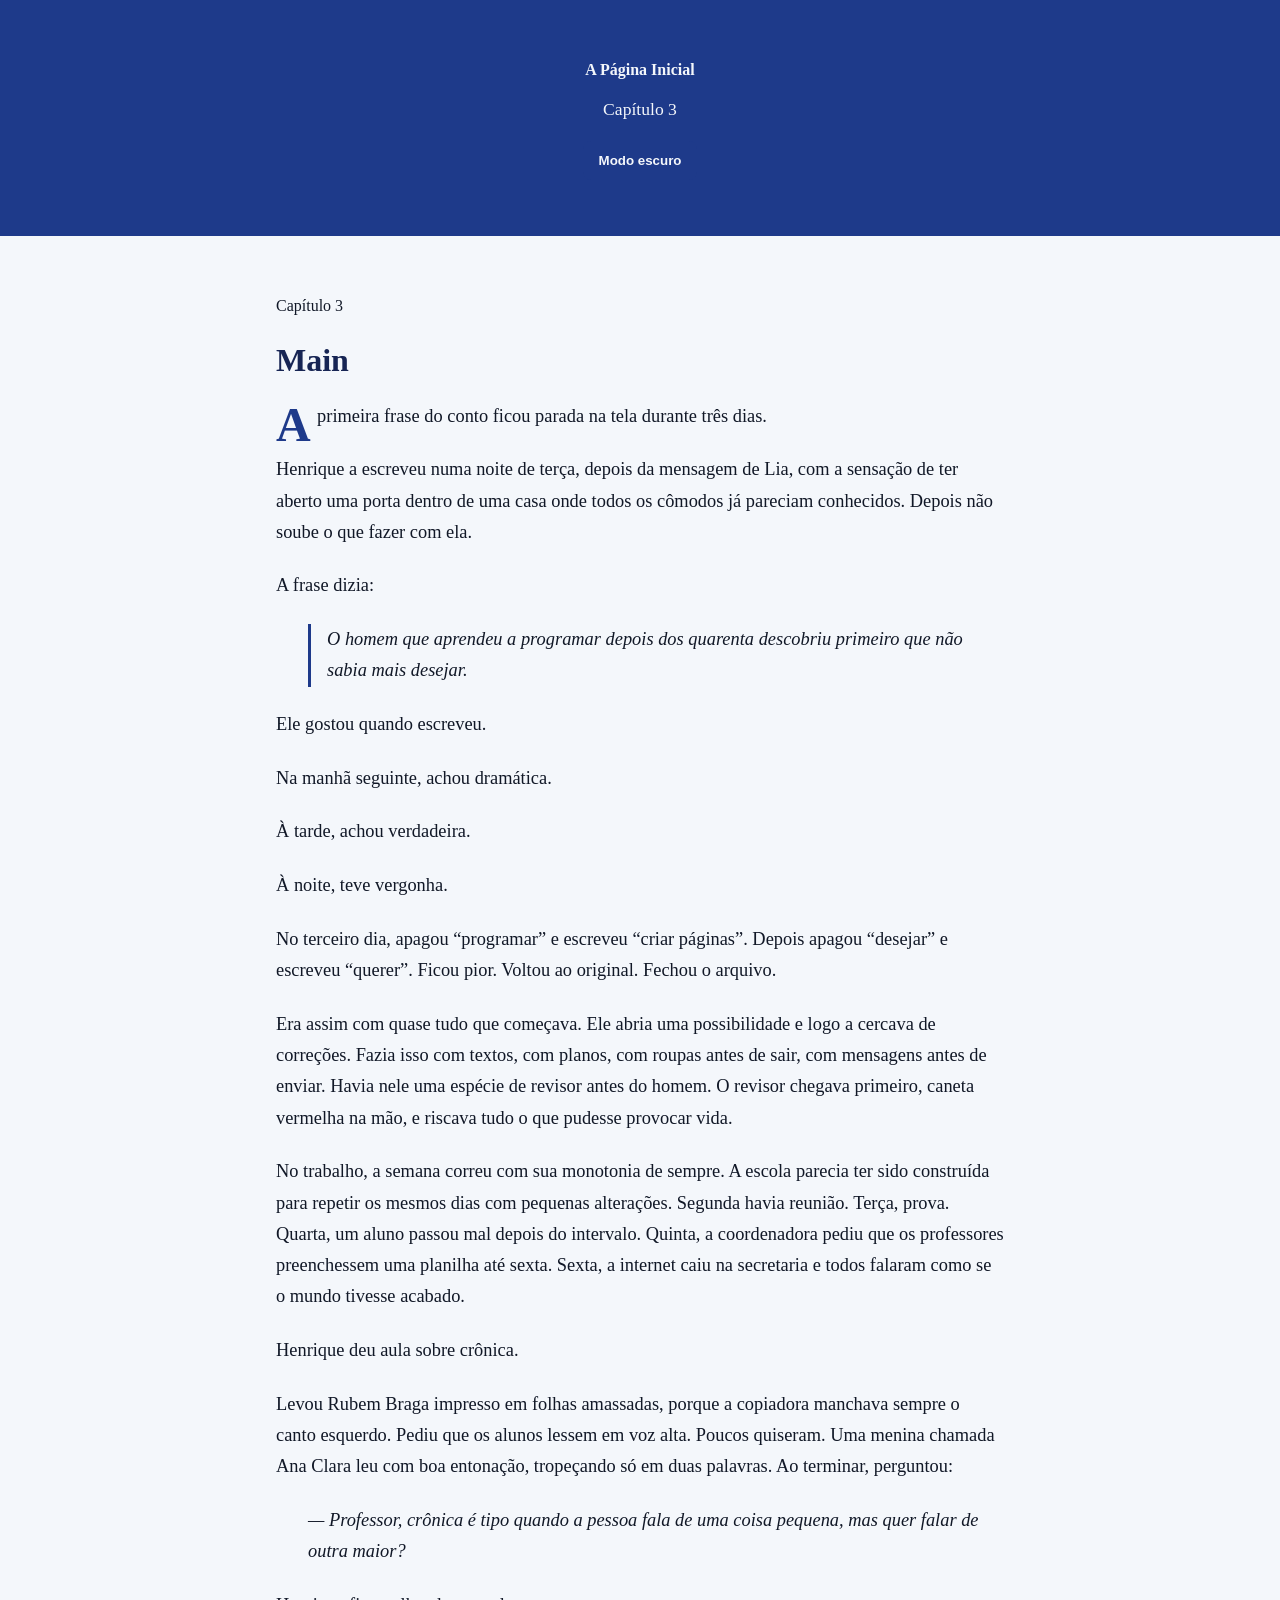
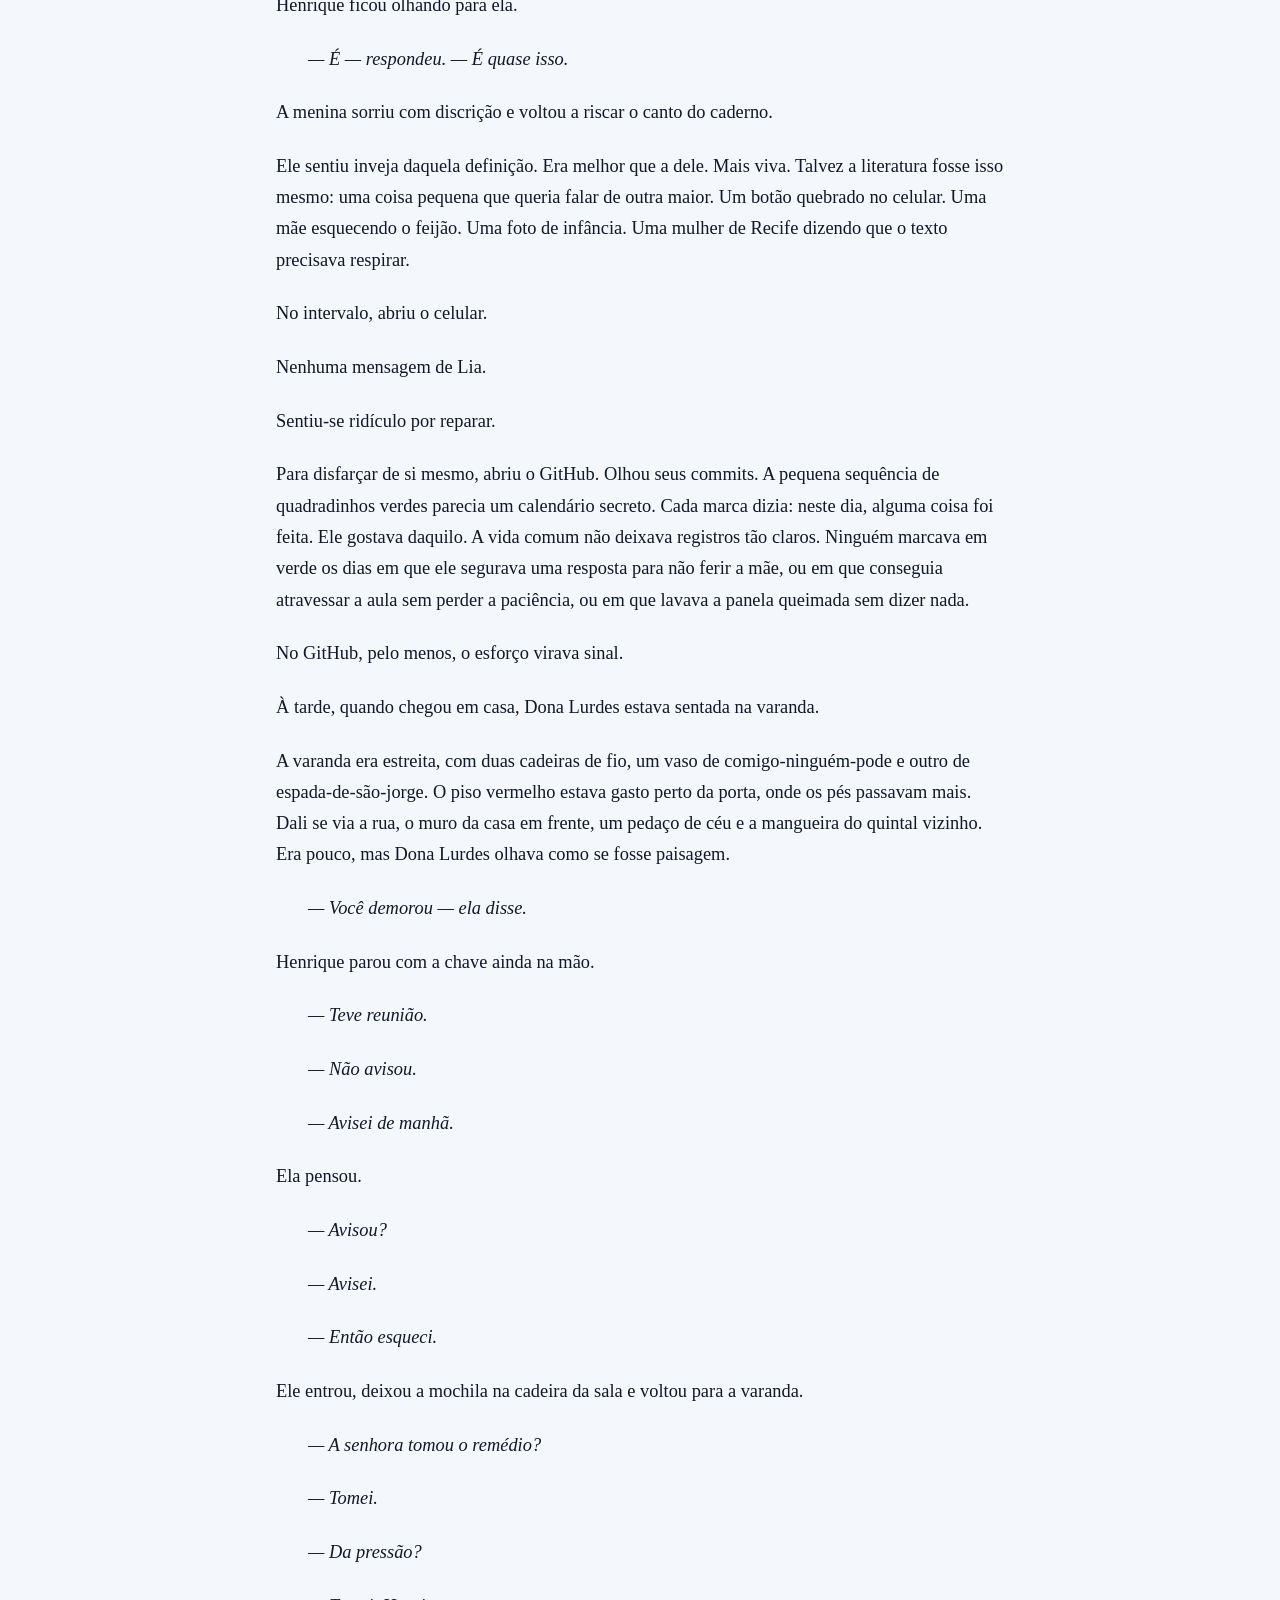
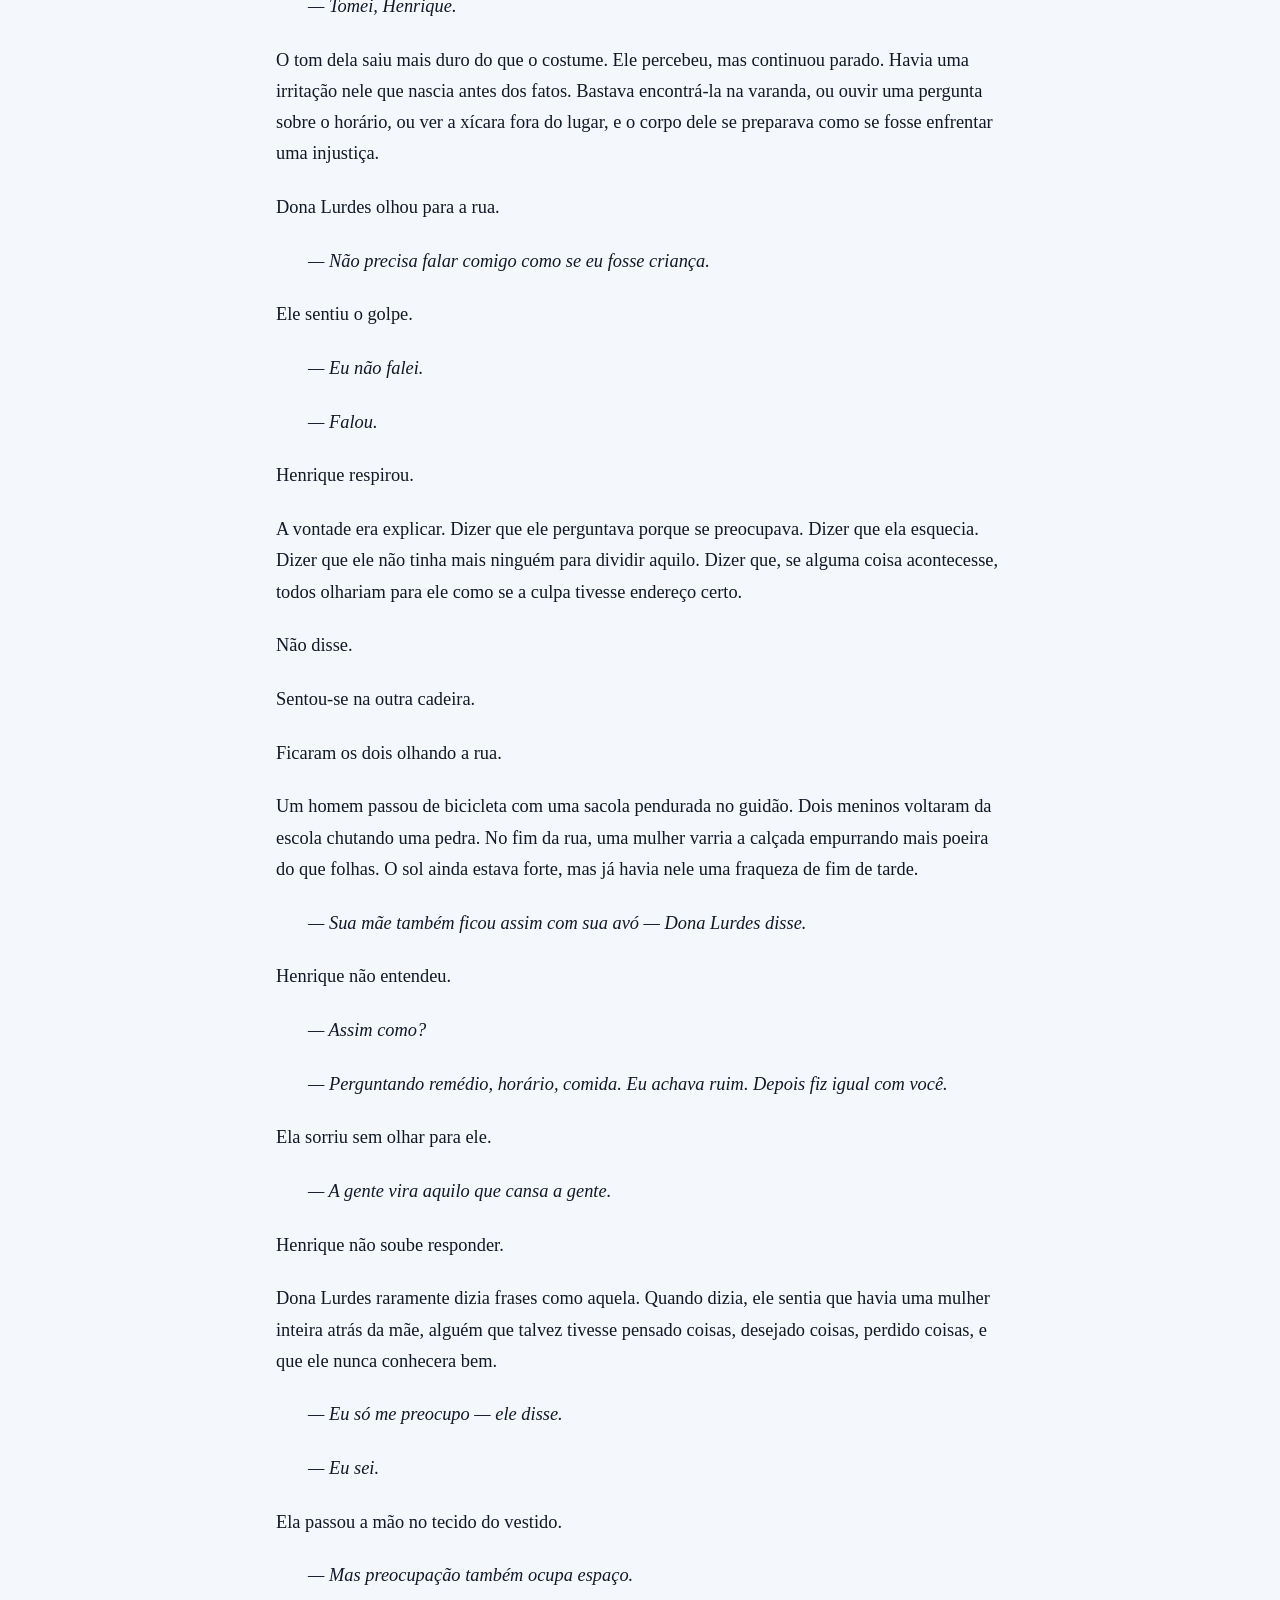
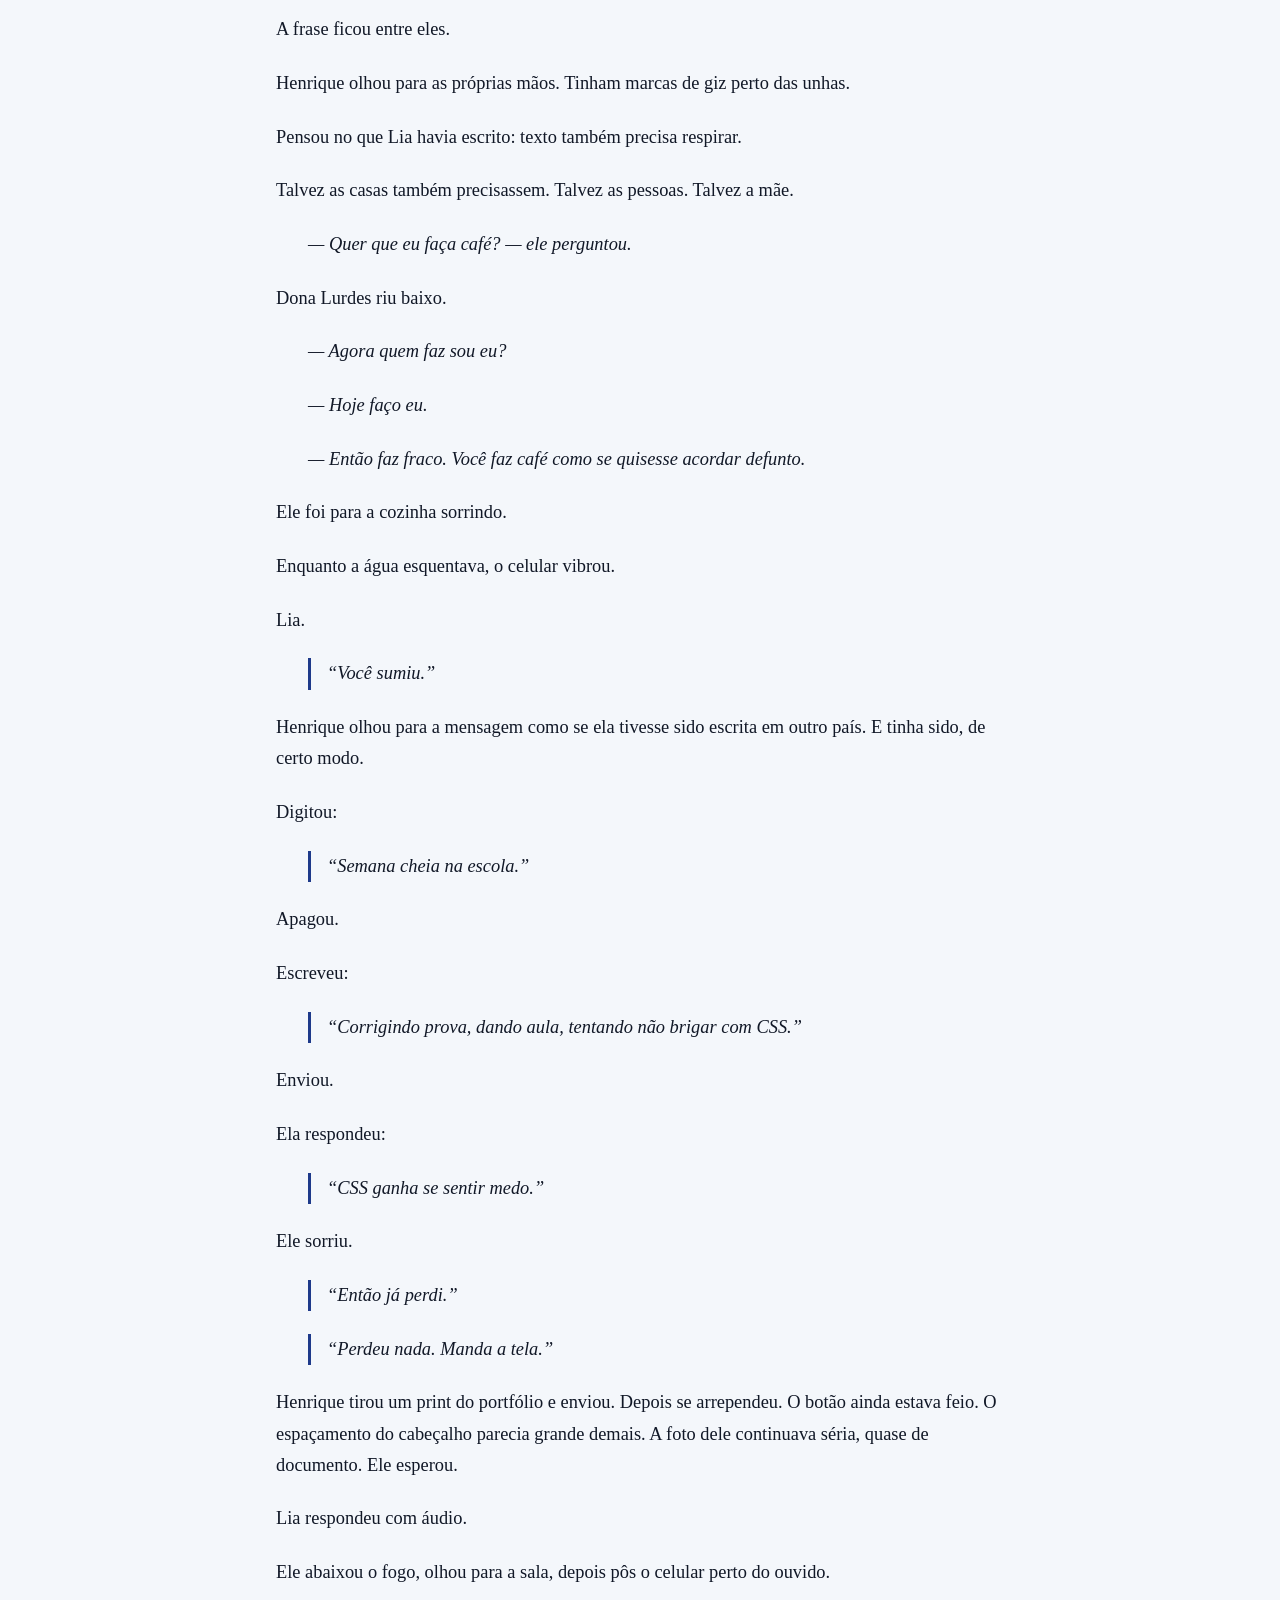
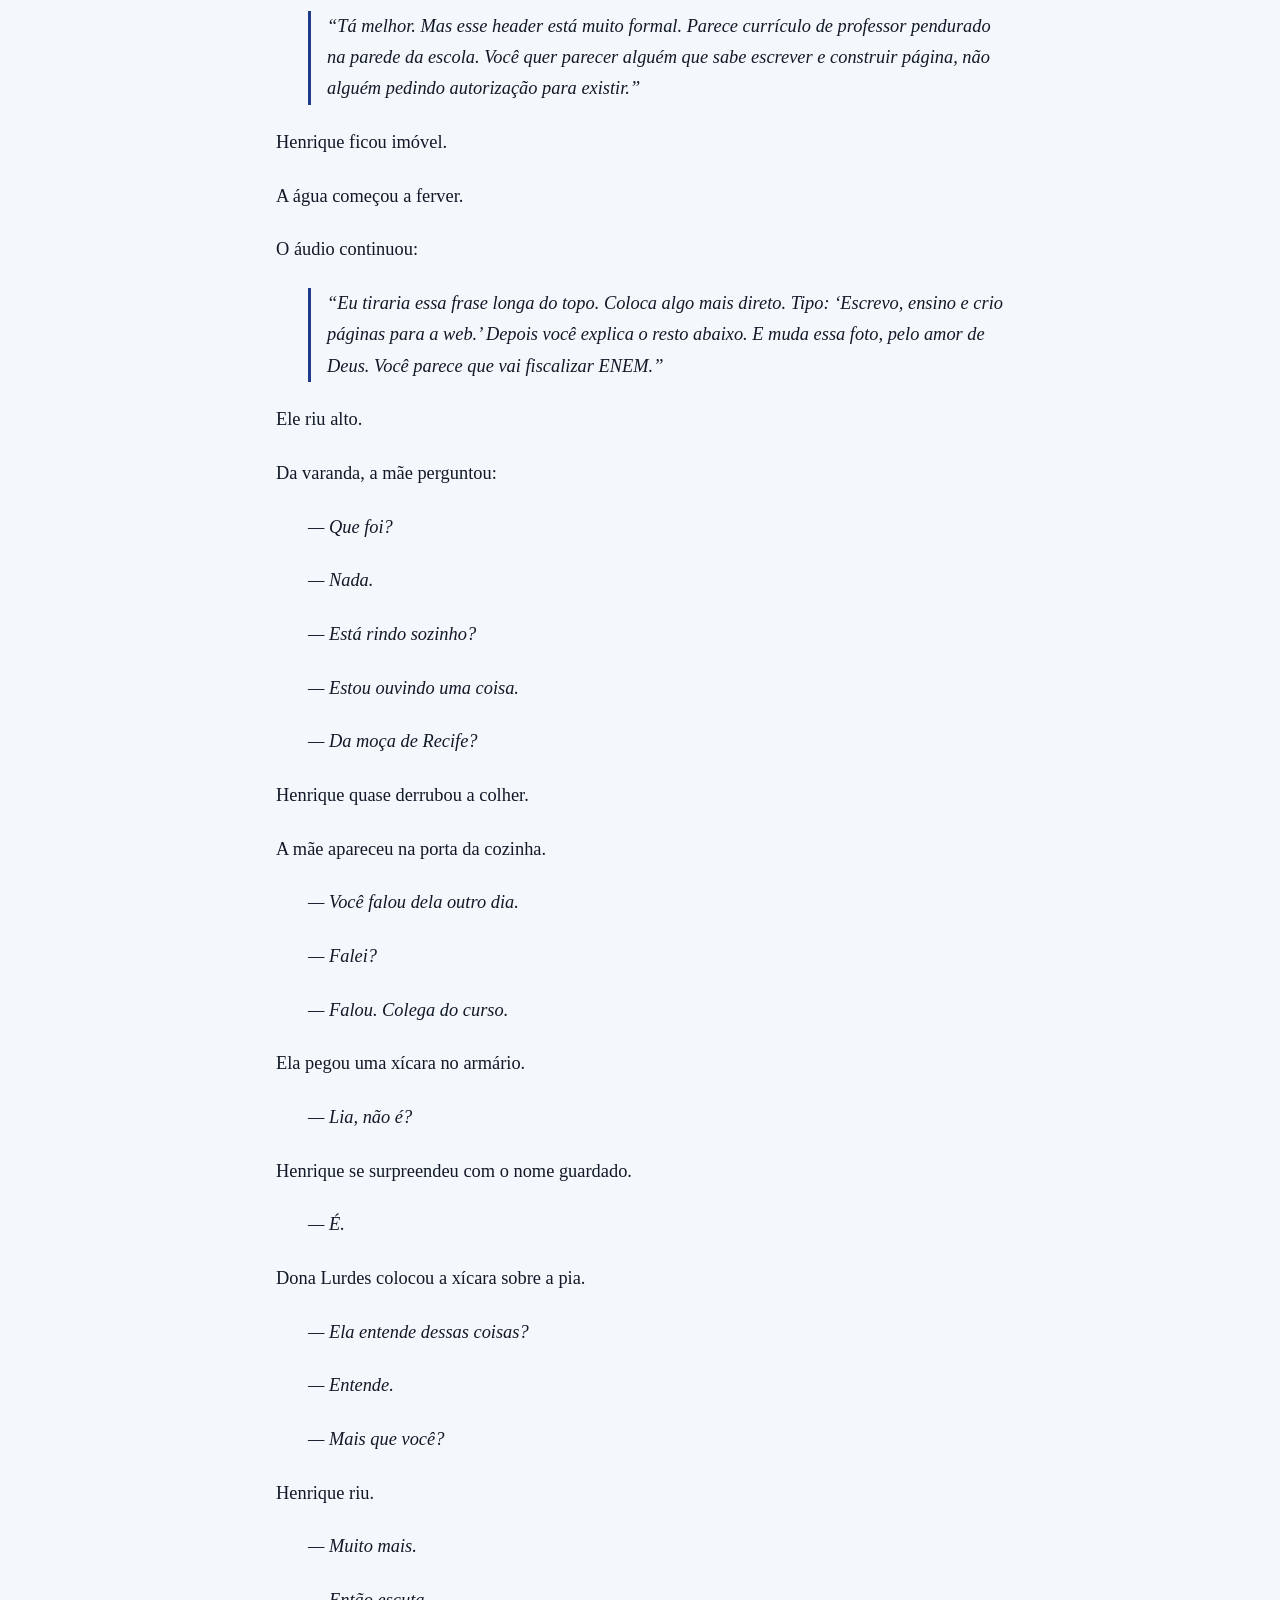
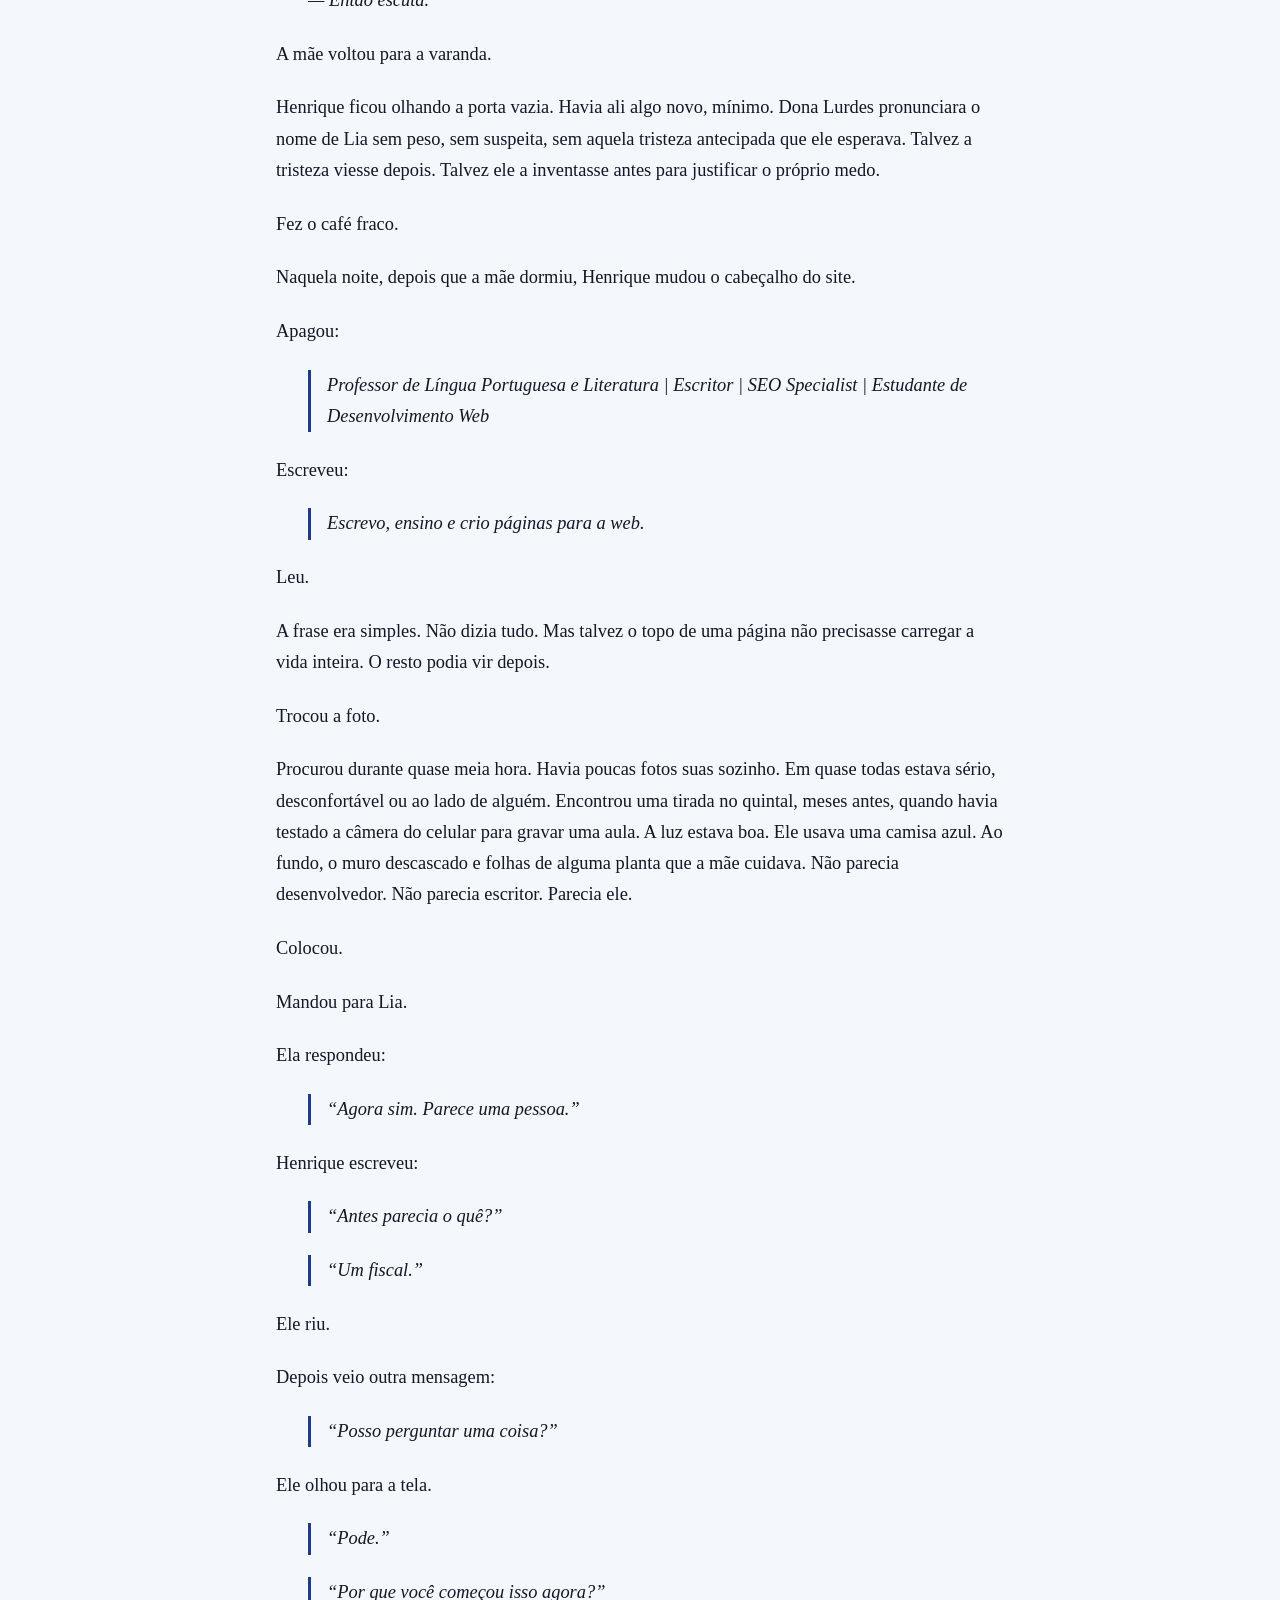
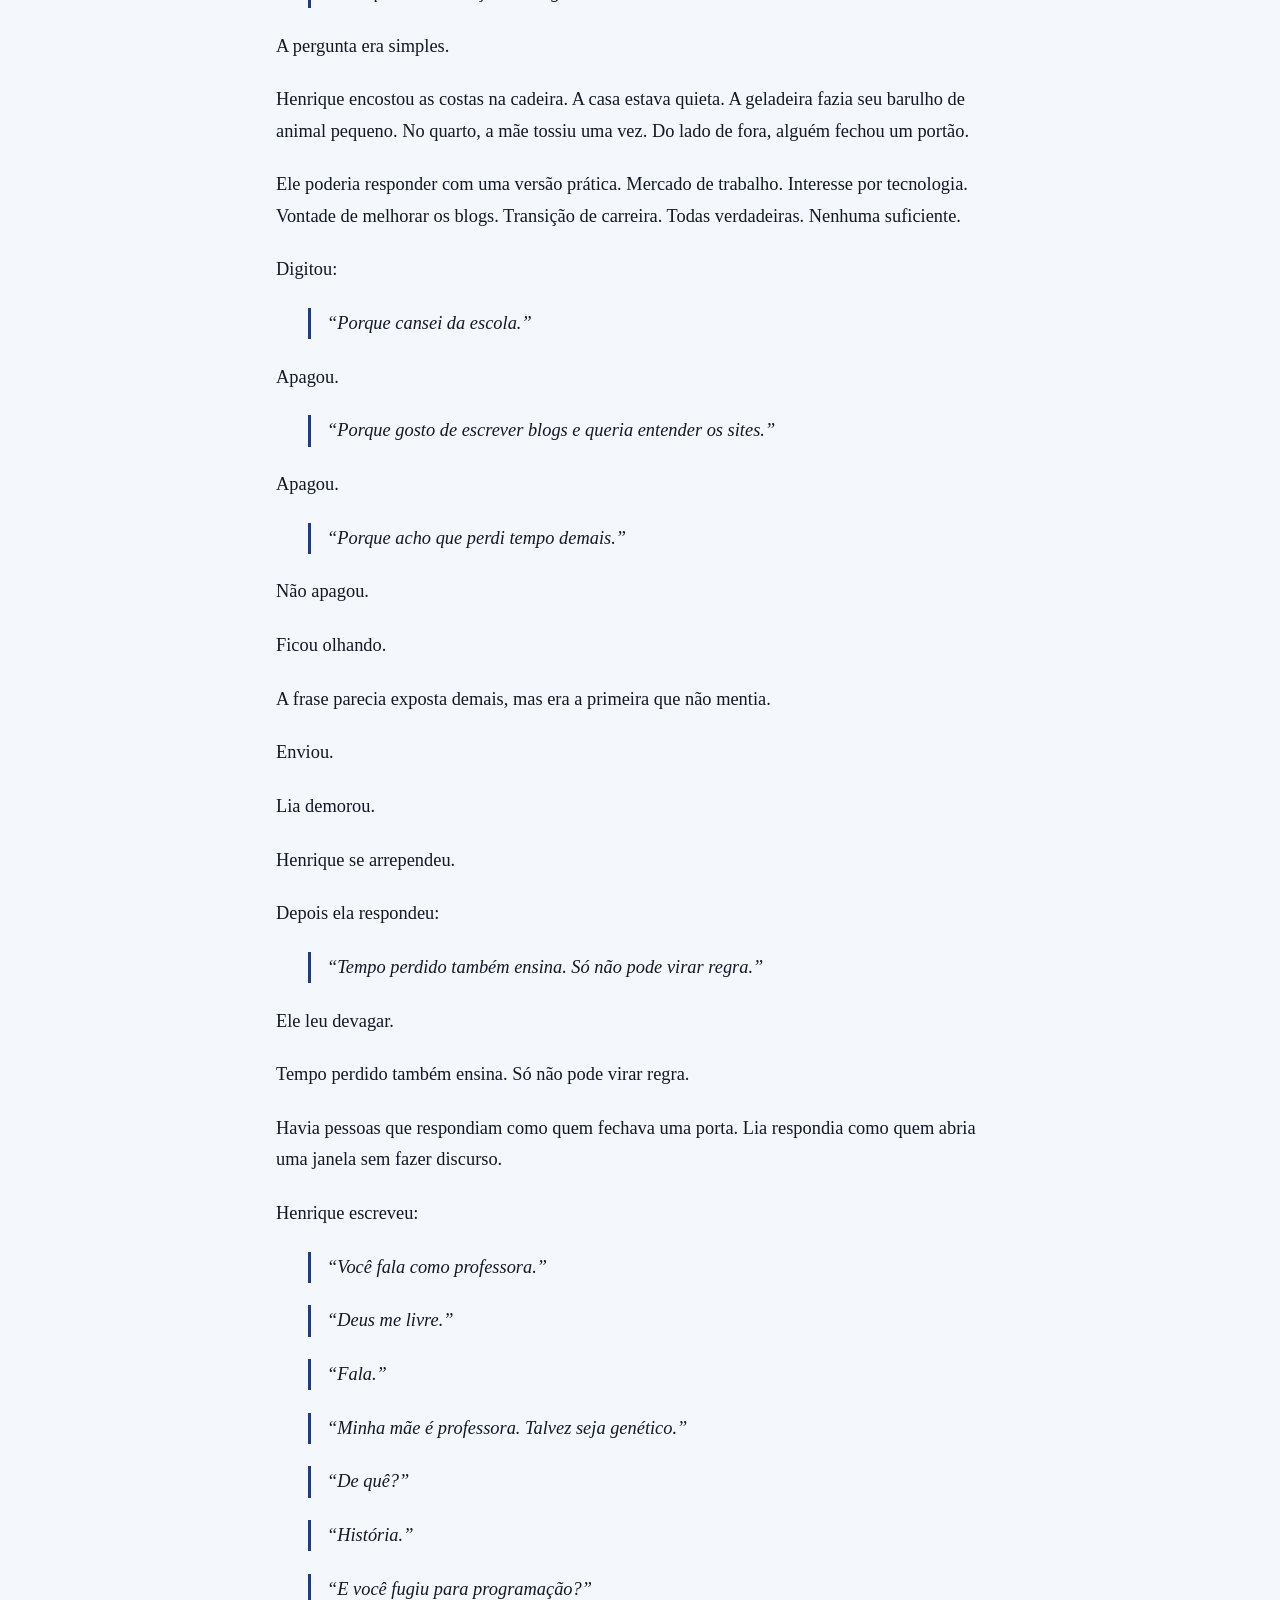
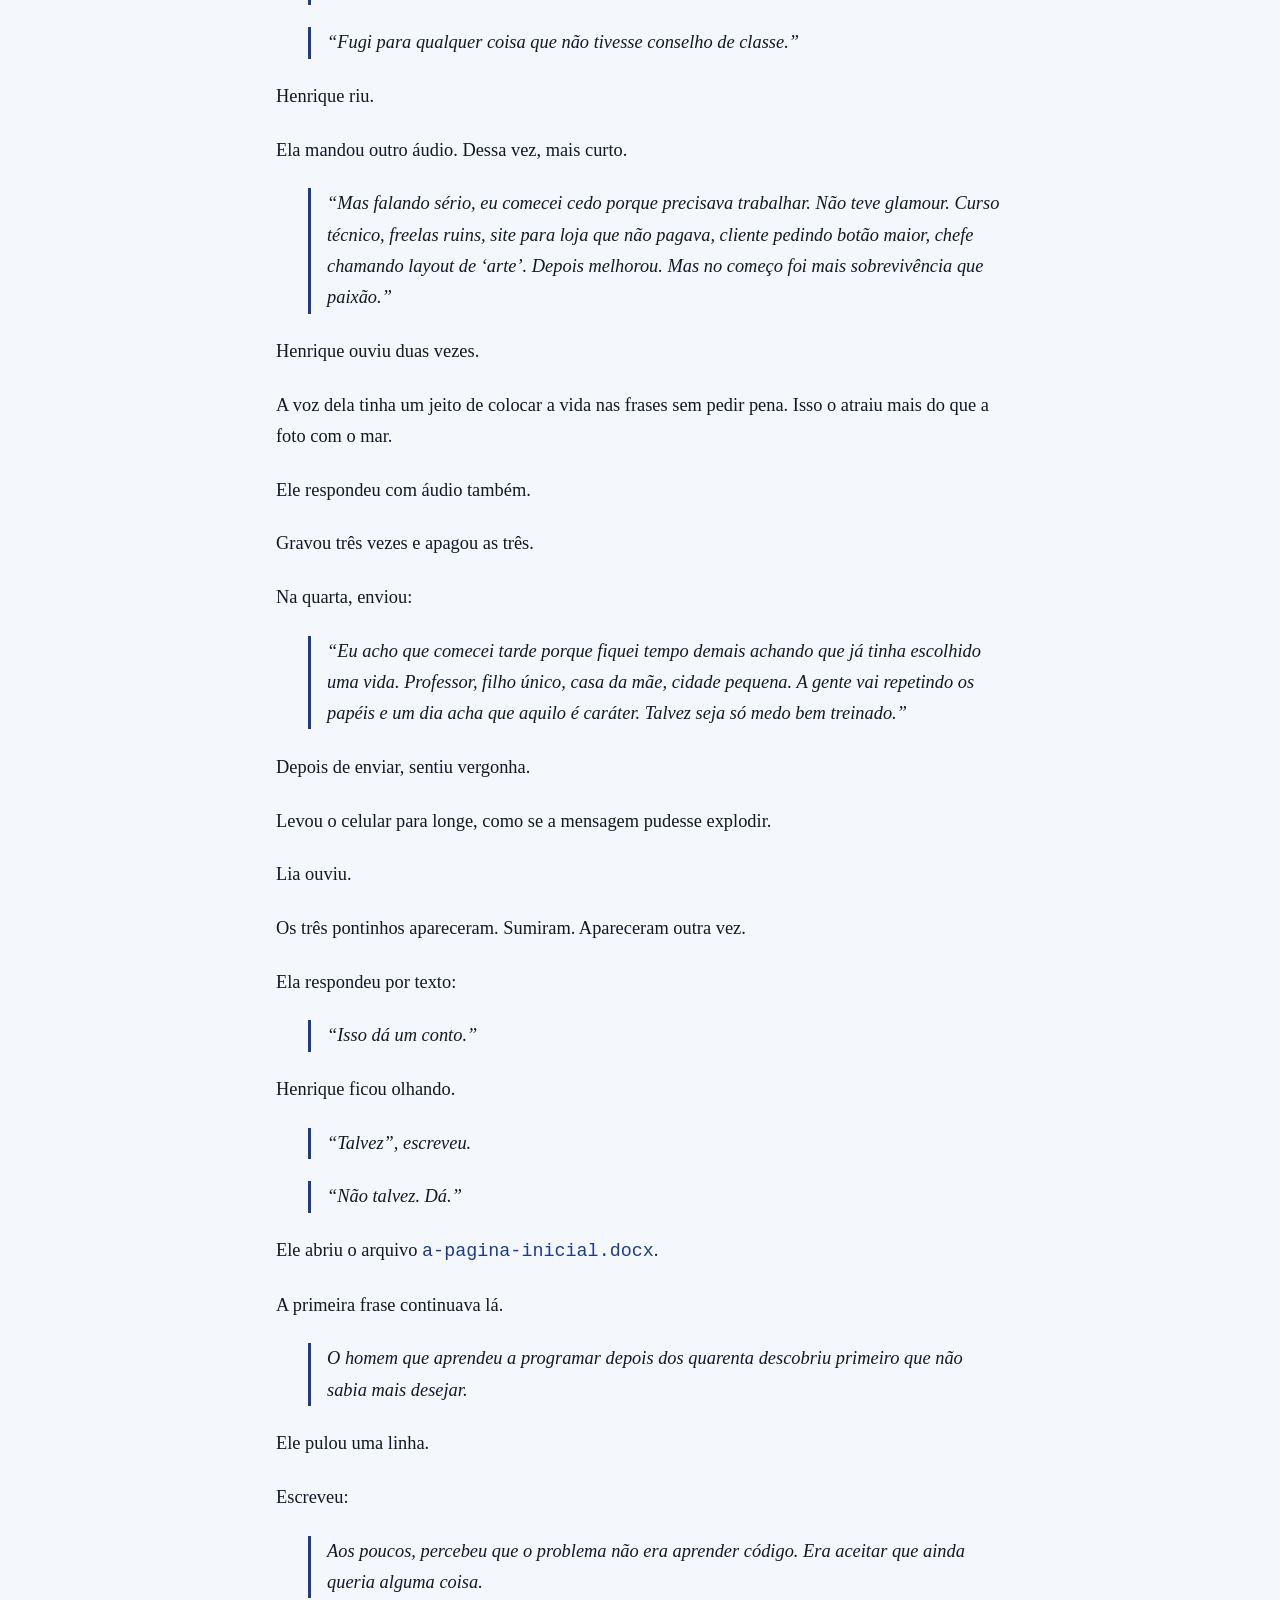
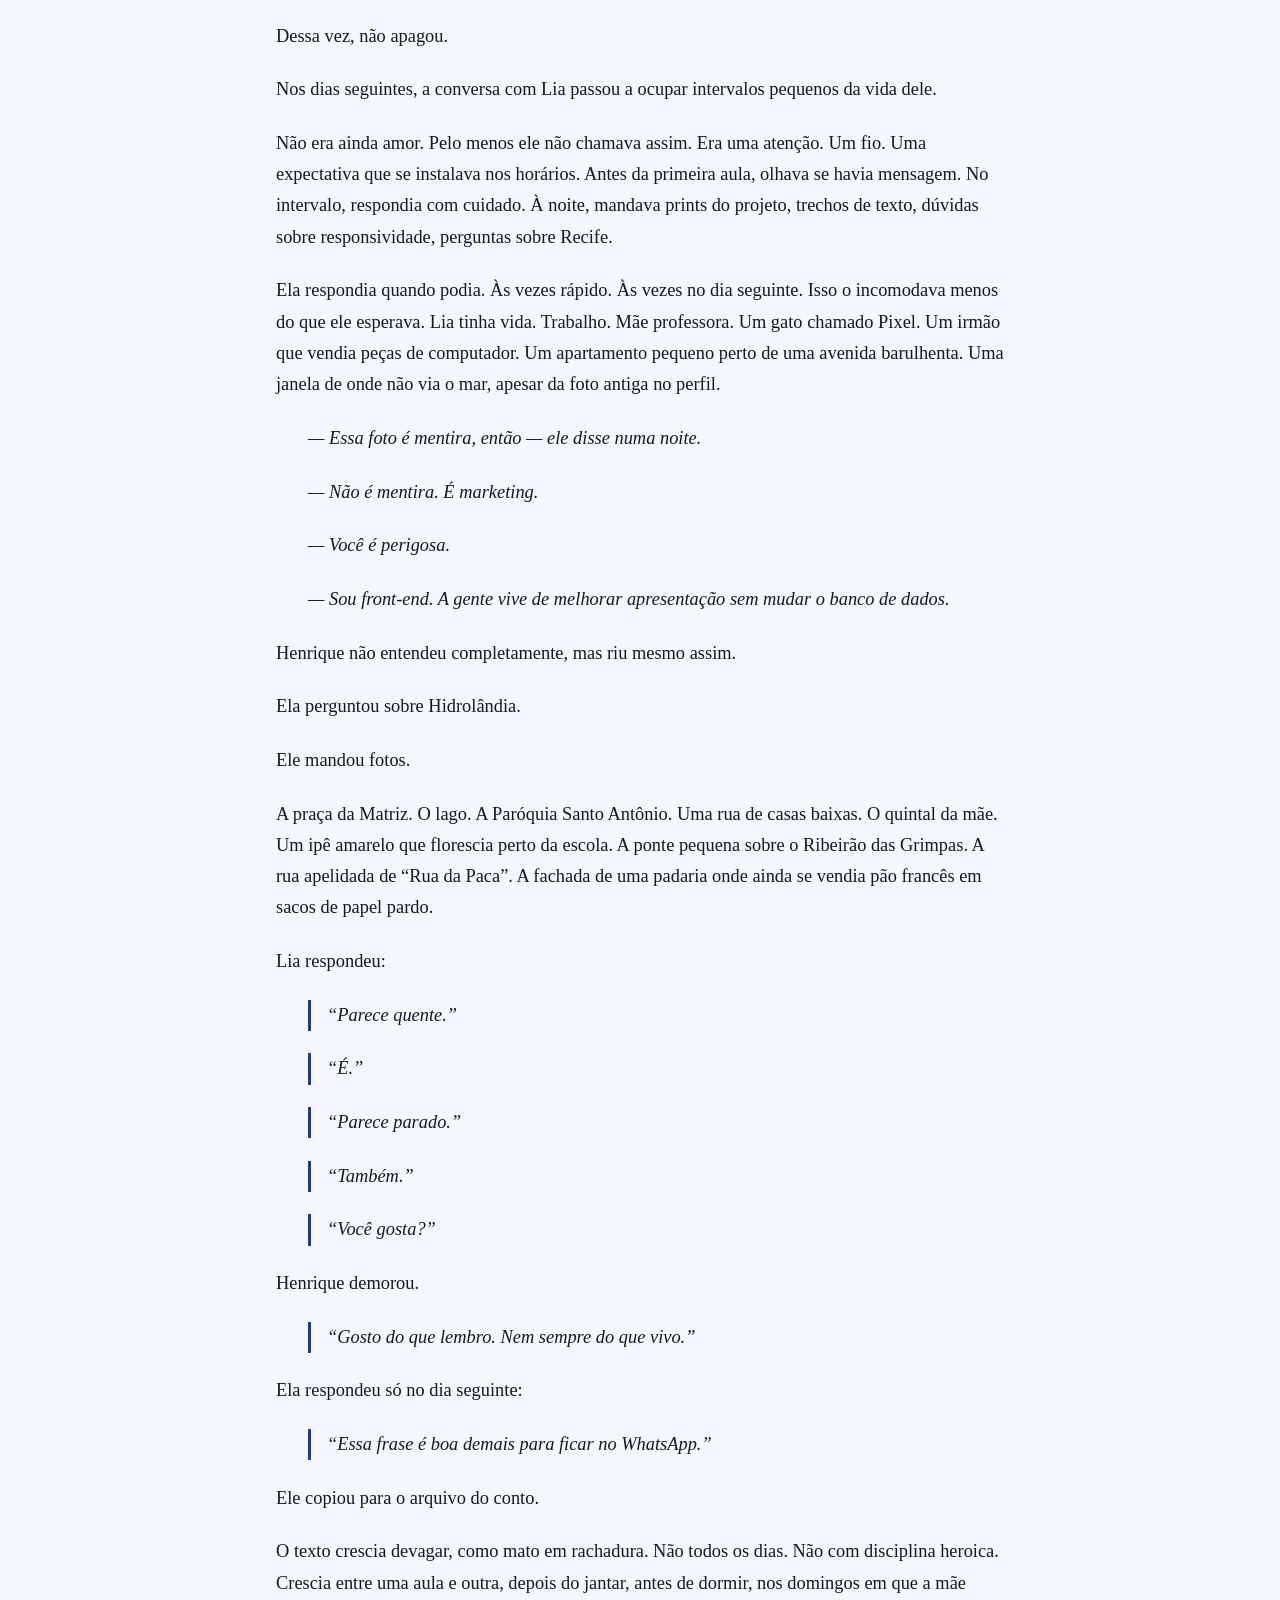
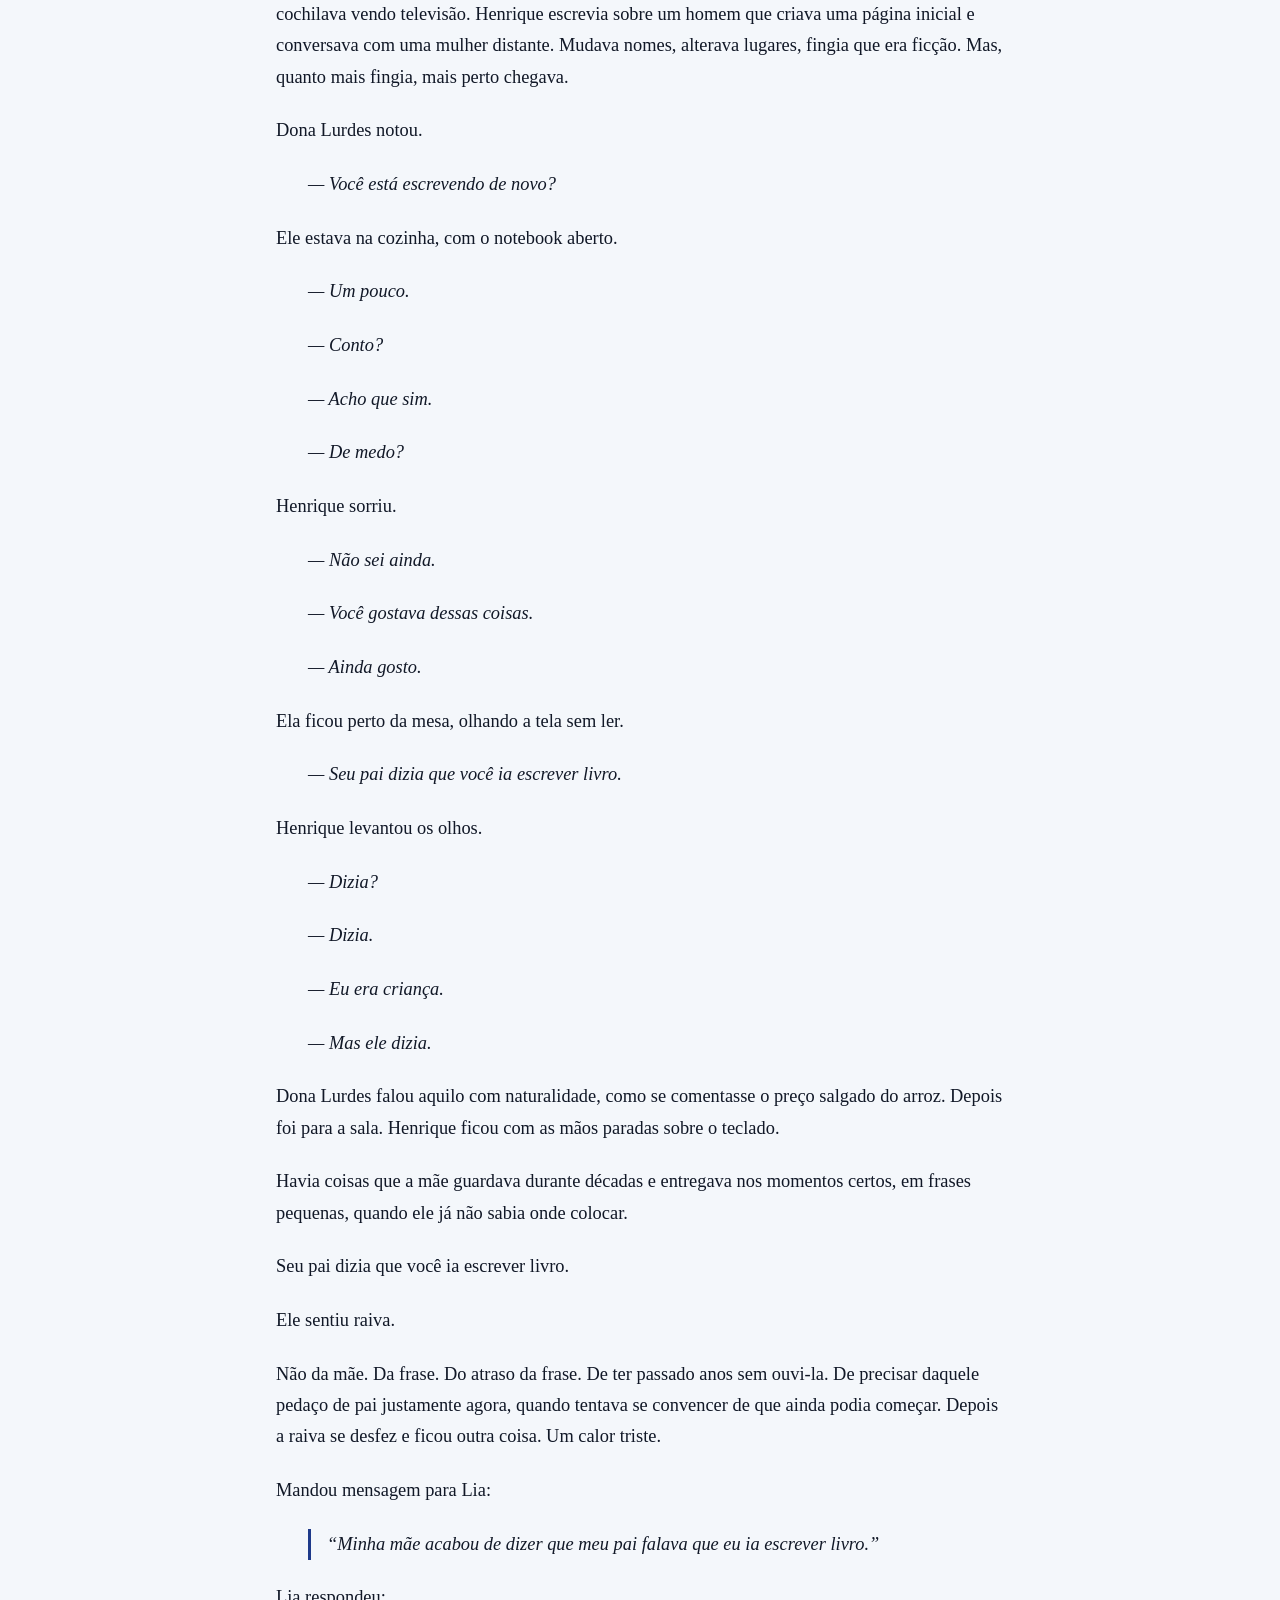
<file: capitulos/main.html>
<!doctype html>
<html lang="pt-BR">
  <head>
    <meta charset="UTF-8" />
    <meta name="viewport" content="width=device-width, initial-scale=1.0" />
    <title>Main | A Página Inicial</title>
    <meta
      name="description"
      content="Capítulo Main do conto digital A Página Inicial."
    />
    <link
      rel="icon"
      type="image/svg+xml"
      href="../assets/favicon/favicon.svg"
    />
    <link rel="stylesheet" href="../css/style.css" />
  </head>
  <body>
    <header class="cabecalho">
      <a href="../index.html" class="logo">A Página Inicial</a>
      <p>Capítulo 3</p>
      <button id="botao-tema" type="button" aria-pressed="false">
        Modo escuro
      </button>
    </header>

    <main class="capitulo">
      <p class="numero-capitulo">Capítulo 3</p>
      <h1>Main</h1>

      <article>
        
        <p>A primeira frase do conto ficou parada na tela durante três dias.</p>

        <p>
          Henrique a escreveu numa noite de terça, depois da mensagem de Lia,
          com a sensação de ter aberto uma porta dentro de uma casa onde todos
          os cômodos já pareciam conhecidos. Depois não soube o que fazer com
          ela.
        </p>

        <p>A frase dizia:</p>

        <p class="citacao">
          O homem que aprendeu a programar depois dos quarenta descobriu
          primeiro que não sabia mais desejar.
        </p>

        <p>Ele gostou quando escreveu.</p>

        <p>Na manhã seguinte, achou dramática.</p>

        <p>À tarde, achou verdadeira.</p>

        <p>À noite, teve vergonha.</p>

        <p>
          No terceiro dia, apagou “programar” e escreveu “criar páginas”. Depois
          apagou “desejar” e escreveu “querer”. Ficou pior. Voltou ao original.
          Fechou o arquivo.
        </p>

        <p>
          Era assim com quase tudo que começava. Ele abria uma possibilidade e
          logo a cercava de correções. Fazia isso com textos, com planos, com
          roupas antes de sair, com mensagens antes de enviar. Havia nele uma
          espécie de revisor antes do homem. O revisor chegava primeiro, caneta
          vermelha na mão, e riscava tudo o que pudesse provocar vida.
        </p>

        <p>
          No trabalho, a semana correu com sua monotonia de sempre. A escola
          parecia ter sido construída para repetir os mesmos dias com pequenas
          alterações. Segunda havia reunião. Terça, prova. Quarta, um aluno
          passou mal depois do intervalo. Quinta, a coordenadora pediu que os
          professores preenchessem uma planilha até sexta. Sexta, a internet
          caiu na secretaria e todos falaram como se o mundo tivesse acabado.
        </p>

        <p>Henrique deu aula sobre crônica.</p>

        <p>
          Levou Rubem Braga impresso em folhas amassadas, porque a copiadora
          manchava sempre o canto esquerdo. Pediu que os alunos lessem em voz
          alta. Poucos quiseram. Uma menina chamada Ana Clara leu com boa
          entonação, tropeçando só em duas palavras. Ao terminar, perguntou:
        </p>

        <p class="dialogo">
          — Professor, crônica é tipo quando a pessoa fala de uma coisa pequena,
          mas quer falar de outra maior?
        </p>

        <p>Henrique ficou olhando para ela.</p>

        <p class="dialogo">— É — respondeu. — É quase isso.</p>

        <p>
          A menina sorriu com discrição e voltou a riscar o canto do caderno.
        </p>

        <p>
          Ele sentiu inveja daquela definição. Era melhor que a dele. Mais viva.
          Talvez a literatura fosse isso mesmo: uma coisa pequena que queria
          falar de outra maior. Um botão quebrado no celular. Uma mãe esquecendo
          o feijão. Uma foto de infância. Uma mulher de Recife dizendo que o
          texto precisava respirar.
        </p>

        <p>No intervalo, abriu o celular.</p>

        <p>Nenhuma mensagem de Lia.</p>

        <p>Sentiu-se ridículo por reparar.</p>

        <p>
          Para disfarçar de si mesmo, abriu o GitHub. Olhou seus commits. A
          pequena sequência de quadradinhos verdes parecia um calendário
          secreto. Cada marca dizia: neste dia, alguma coisa foi feita. Ele
          gostava daquilo. A vida comum não deixava registros tão claros.
          Ninguém marcava em verde os dias em que ele segurava uma resposta para
          não ferir a mãe, ou em que conseguia atravessar a aula sem perder a
          paciência, ou em que lavava a panela queimada sem dizer nada.
        </p>

        <p>No GitHub, pelo menos, o esforço virava sinal.</p>

        <p>
          À tarde, quando chegou em casa, Dona Lurdes estava sentada na varanda.
        </p>

        <p>
          A varanda era estreita, com duas cadeiras de fio, um vaso de
          comigo-ninguém-pode e outro de espada-de-são-jorge. O piso vermelho
          estava gasto perto da porta, onde os pés passavam mais. Dali se via a
          rua, o muro da casa em frente, um pedaço de céu e a mangueira do
          quintal vizinho. Era pouco, mas Dona Lurdes olhava como se fosse
          paisagem.
        </p>

        <p class="dialogo">— Você demorou — ela disse.</p>

        <p>Henrique parou com a chave ainda na mão.</p>

        <p class="dialogo">— Teve reunião.</p>

        <p class="dialogo">— Não avisou.</p>

        <p class="dialogo">— Avisei de manhã.</p>

        <p>Ela pensou.</p>

        <p class="dialogo">— Avisou?</p>

        <p class="dialogo">— Avisei.</p>

        <p class="dialogo">— Então esqueci.</p>

        <p>
          Ele entrou, deixou a mochila na cadeira da sala e voltou para a
          varanda.
        </p>

        <p class="dialogo">— A senhora tomou o remédio?</p>

        <p class="dialogo">— Tomei.</p>

        <p class="dialogo">— Da pressão?</p>

        <p class="dialogo">— Tomei, Henrique.</p>

        <p>
          O tom dela saiu mais duro do que o costume. Ele percebeu, mas
          continuou parado. Havia uma irritação nele que nascia antes dos fatos.
          Bastava encontrá-la na varanda, ou ouvir uma pergunta sobre o horário,
          ou ver a xícara fora do lugar, e o corpo dele se preparava como se
          fosse enfrentar uma injustiça.
        </p>

        <p>Dona Lurdes olhou para a rua.</p>

        <p class="dialogo">
          — Não precisa falar comigo como se eu fosse criança.
        </p>

        <p>Ele sentiu o golpe.</p>

        <p class="dialogo">— Eu não falei.</p>

        <p class="dialogo">— Falou.</p>

        <p>Henrique respirou.</p>

        <p>
          A vontade era explicar. Dizer que ele perguntava porque se preocupava.
          Dizer que ela esquecia. Dizer que ele não tinha mais ninguém para
          dividir aquilo. Dizer que, se alguma coisa acontecesse, todos olhariam
          para ele como se a culpa tivesse endereço certo.
        </p>

        <p>Não disse.</p>

        <p>Sentou-se na outra cadeira.</p>

        <p>Ficaram os dois olhando a rua.</p>

        <p>
          Um homem passou de bicicleta com uma sacola pendurada no guidão. Dois
          meninos voltaram da escola chutando uma pedra. No fim da rua, uma
          mulher varria a calçada empurrando mais poeira do que folhas. O sol
          ainda estava forte, mas já havia nele uma fraqueza de fim de tarde.
        </p>

        <p class="dialogo">
          — Sua mãe também ficou assim com sua avó — Dona Lurdes disse.
        </p>

        <p>Henrique não entendeu.</p>

        <p class="dialogo">— Assim como?</p>

        <p class="dialogo">
          — Perguntando remédio, horário, comida. Eu achava ruim. Depois fiz
          igual com você.
        </p>

        <p>Ela sorriu sem olhar para ele.</p>

        <p class="dialogo">— A gente vira aquilo que cansa a gente.</p>

        <p>Henrique não soube responder.</p>

        <p>
          Dona Lurdes raramente dizia frases como aquela. Quando dizia, ele
          sentia que havia uma mulher inteira atrás da mãe, alguém que talvez
          tivesse pensado coisas, desejado coisas, perdido coisas, e que ele
          nunca conhecera bem.
        </p>

        <p class="dialogo">— Eu só me preocupo — ele disse.</p>

        <p class="dialogo">— Eu sei.</p>

        <p>Ela passou a mão no tecido do vestido.</p>

        <p class="dialogo">— Mas preocupação também ocupa espaço.</p>

        <p>A frase ficou entre eles.</p>

        <p>
          Henrique olhou para as próprias mãos. Tinham marcas de giz perto das
          unhas.
        </p>

        <p>Pensou no que Lia havia escrito: texto também precisa respirar.</p>

        <p>
          Talvez as casas também precisassem. Talvez as pessoas. Talvez a mãe.
        </p>

        <p class="dialogo">— Quer que eu faça café? — ele perguntou.</p>

        <p>Dona Lurdes riu baixo.</p>

        <p class="dialogo">— Agora quem faz sou eu?</p>

        <p class="dialogo">— Hoje faço eu.</p>

        <p class="dialogo">
          — Então faz fraco. Você faz café como se quisesse acordar defunto.
        </p>

        <p>Ele foi para a cozinha sorrindo.</p>

        <p>Enquanto a água esquentava, o celular vibrou.</p>

        <p>Lia.</p>

        <p class="citacao">“Você sumiu.”</p>

        <p>
          Henrique olhou para a mensagem como se ela tivesse sido escrita em
          outro país. E tinha sido, de certo modo.
        </p>

        <p>Digitou:</p>

        <p class="citacao">“Semana cheia na escola.”</p>

        <p>Apagou.</p>

        <p>Escreveu:</p>

        <p class="citacao">
          “Corrigindo prova, dando aula, tentando não brigar com CSS.”
        </p>

        <p>Enviou.</p>

        <p>Ela respondeu:</p>

        <p class="citacao">“CSS ganha se sentir medo.”</p>

        <p>Ele sorriu.</p>

        <p class="citacao">“Então já perdi.”</p>

        <p class="citacao">“Perdeu nada. Manda a tela.”</p>

        <p>
          Henrique tirou um print do portfólio e enviou. Depois se arrependeu. O
          botão ainda estava feio. O espaçamento do cabeçalho parecia grande
          demais. A foto dele continuava séria, quase de documento. Ele esperou.
        </p>

        <p>Lia respondeu com áudio.</p>

        <p>
          Ele abaixou o fogo, olhou para a sala, depois pôs o celular perto do
          ouvido.
        </p>

        <p class="citacao">
          “Tá melhor. Mas esse header está muito formal. Parece currículo de
          professor pendurado na parede da escola. Você quer parecer alguém que
          sabe escrever e construir página, não alguém pedindo autorização para
          existir.”
        </p>

        <p>Henrique ficou imóvel.</p>

        <p>A água começou a ferver.</p>

        <p>O áudio continuou:</p>

        <p class="citacao">
          “Eu tiraria essa frase longa do topo. Coloca algo mais direto. Tipo:
          ‘Escrevo, ensino e crio páginas para a web.’ Depois você explica o
          resto abaixo. E muda essa foto, pelo amor de Deus. Você parece que vai
          fiscalizar ENEM.”
        </p>

        <p>Ele riu alto.</p>

        <p>Da varanda, a mãe perguntou:</p>

        <p class="dialogo">— Que foi?</p>

        <p class="dialogo">— Nada.</p>

        <p class="dialogo">— Está rindo sozinho?</p>

        <p class="dialogo">— Estou ouvindo uma coisa.</p>

        <p class="dialogo">— Da moça de Recife?</p>

        <p>Henrique quase derrubou a colher.</p>

        <p>A mãe apareceu na porta da cozinha.</p>

        <p class="dialogo">— Você falou dela outro dia.</p>

        <p class="dialogo">— Falei?</p>

        <p class="dialogo">— Falou. Colega do curso.</p>

        <p>Ela pegou uma xícara no armário.</p>

        <p class="dialogo">— Lia, não é?</p>

        <p>Henrique se surpreendeu com o nome guardado.</p>

        <p class="dialogo">— É.</p>

        <p>Dona Lurdes colocou a xícara sobre a pia.</p>

        <p class="dialogo">— Ela entende dessas coisas?</p>

        <p class="dialogo">— Entende.</p>

        <p class="dialogo">— Mais que você?</p>

        <p>Henrique riu.</p>

        <p class="dialogo">— Muito mais.</p>

        <p class="dialogo">— Então escuta.</p>

        <p>A mãe voltou para a varanda.</p>

        <p>
          Henrique ficou olhando a porta vazia. Havia ali algo novo, mínimo.
          Dona Lurdes pronunciara o nome de Lia sem peso, sem suspeita, sem
          aquela tristeza antecipada que ele esperava. Talvez a tristeza viesse
          depois. Talvez ele a inventasse antes para justificar o próprio medo.
        </p>

        <p>Fez o café fraco.</p>

        <p>
          Naquela noite, depois que a mãe dormiu, Henrique mudou o cabeçalho do
          site.
        </p>

        <p>Apagou:</p>

        <p class="citacao">
          Professor de Língua Portuguesa e Literatura | Escritor | SEO
          Specialist | Estudante de Desenvolvimento Web
        </p>

        <p>Escreveu:</p>

        <p class="citacao">Escrevo, ensino e crio páginas para a web.</p>

        <p>Leu.</p>

        <p>
          A frase era simples. Não dizia tudo. Mas talvez o topo de uma página
          não precisasse carregar a vida inteira. O resto podia vir depois.
        </p>

        <p>Trocou a foto.</p>

        <p>
          Procurou durante quase meia hora. Havia poucas fotos suas sozinho. Em
          quase todas estava sério, desconfortável ou ao lado de alguém.
          Encontrou uma tirada no quintal, meses antes, quando havia testado a
          câmera do celular para gravar uma aula. A luz estava boa. Ele usava
          uma camisa azul. Ao fundo, o muro descascado e folhas de alguma planta
          que a mãe cuidava. Não parecia desenvolvedor. Não parecia escritor.
          Parecia ele.
        </p>

        <p>Colocou.</p>

        <p>Mandou para Lia.</p>

        <p>Ela respondeu:</p>

        <p class="citacao">“Agora sim. Parece uma pessoa.”</p>

        <p>Henrique escreveu:</p>

        <p class="citacao">“Antes parecia o quê?”</p>

        <p class="citacao">“Um fiscal.”</p>

        <p>Ele riu.</p>

        <p>Depois veio outra mensagem:</p>

        <p class="citacao">“Posso perguntar uma coisa?”</p>

        <p>Ele olhou para a tela.</p>

        <p class="citacao">“Pode.”</p>

        <p class="citacao">“Por que você começou isso agora?”</p>

        <p>A pergunta era simples.</p>

        <p>
          Henrique encostou as costas na cadeira. A casa estava quieta. A
          geladeira fazia seu barulho de animal pequeno. No quarto, a mãe tossiu
          uma vez. Do lado de fora, alguém fechou um portão.
        </p>

        <p>
          Ele poderia responder com uma versão prática. Mercado de trabalho.
          Interesse por tecnologia. Vontade de melhorar os blogs. Transição de
          carreira. Todas verdadeiras. Nenhuma suficiente.
        </p>

        <p>Digitou:</p>

        <p class="citacao">“Porque cansei da escola.”</p>

        <p>Apagou.</p>

        <p class="citacao">
          “Porque gosto de escrever blogs e queria entender os sites.”
        </p>

        <p>Apagou.</p>

        <p class="citacao">“Porque acho que perdi tempo demais.”</p>

        <p>Não apagou.</p>

        <p>Ficou olhando.</p>

        <p>
          A frase parecia exposta demais, mas era a primeira que não mentia.
        </p>

        <p>Enviou.</p>

        <p>Lia demorou.</p>

        <p>Henrique se arrependeu.</p>

        <p>Depois ela respondeu:</p>

        <p class="citacao">
          “Tempo perdido também ensina. Só não pode virar regra.”
        </p>

        <p>Ele leu devagar.</p>

        <p>Tempo perdido também ensina. Só não pode virar regra.</p>

        <p>
          Havia pessoas que respondiam como quem fechava uma porta. Lia
          respondia como quem abria uma janela sem fazer discurso.
        </p>

        <p>Henrique escreveu:</p>

        <p class="citacao">“Você fala como professora.”</p>

        <p class="citacao">“Deus me livre.”</p>

        <p class="citacao">“Fala.”</p>

        <p class="citacao">“Minha mãe é professora. Talvez seja genético.”</p>

        <p class="citacao">“De quê?”</p>

        <p class="citacao">“História.”</p>

        <p class="citacao">“E você fugiu para programação?”</p>

        <p class="citacao">
          “Fugi para qualquer coisa que não tivesse conselho de classe.”
        </p>

        <p>Henrique riu.</p>

        <p>Ela mandou outro áudio. Dessa vez, mais curto.</p>

        <p class="citacao">
          “Mas falando sério, eu comecei cedo porque precisava trabalhar. Não
          teve glamour. Curso técnico, freelas ruins, site para loja que não
          pagava, cliente pedindo botão maior, chefe chamando layout de ‘arte’.
          Depois melhorou. Mas no começo foi mais sobrevivência que paixão.”
        </p>

        <p>Henrique ouviu duas vezes.</p>

        <p>
          A voz dela tinha um jeito de colocar a vida nas frases sem pedir pena.
          Isso o atraiu mais do que a foto com o mar.
        </p>

        <p>Ele respondeu com áudio também.</p>

        <p>Gravou três vezes e apagou as três.</p>

        <p>Na quarta, enviou:</p>

        <p class="citacao">
          “Eu acho que comecei tarde porque fiquei tempo demais achando que já
          tinha escolhido uma vida. Professor, filho único, casa da mãe, cidade
          pequena. A gente vai repetindo os papéis e um dia acha que aquilo é
          caráter. Talvez seja só medo bem treinado.”
        </p>

        <p>Depois de enviar, sentiu vergonha.</p>

        <p>Levou o celular para longe, como se a mensagem pudesse explodir.</p>

        <p>Lia ouviu.</p>

        <p>Os três pontinhos apareceram. Sumiram. Apareceram outra vez.</p>

        <p>Ela respondeu por texto:</p>

        <p class="citacao">“Isso dá um conto.”</p>

        <p>Henrique ficou olhando.</p>

        <p class="citacao">“Talvez”, escreveu.</p>

        <p class="citacao">“Não talvez. Dá.”</p>

        <p>Ele abriu o arquivo <code>a-pagina-inicial.docx</code>.</p>

        <p>A primeira frase continuava lá.</p>

        <p class="citacao">
          O homem que aprendeu a programar depois dos quarenta descobriu
          primeiro que não sabia mais desejar.
        </p>

        <p>Ele pulou uma linha.</p>

        <p>Escreveu:</p>

        <p class="citacao">
          Aos poucos, percebeu que o problema não era aprender código. Era
          aceitar que ainda queria alguma coisa.
        </p>

        <p>Dessa vez, não apagou.</p>

        <p>
          Nos dias seguintes, a conversa com Lia passou a ocupar intervalos
          pequenos da vida dele.
        </p>

        <p>
          Não era ainda amor. Pelo menos ele não chamava assim. Era uma atenção.
          Um fio. Uma expectativa que se instalava nos horários. Antes da
          primeira aula, olhava se havia mensagem. No intervalo, respondia com
          cuidado. À noite, mandava prints do projeto, trechos de texto, dúvidas
          sobre responsividade, perguntas sobre Recife.
        </p>

        <p>
          Ela respondia quando podia. Às vezes rápido. Às vezes no dia seguinte.
          Isso o incomodava menos do que ele esperava. Lia tinha vida. Trabalho.
          Mãe professora. Um gato chamado Pixel. Um irmão que vendia peças de
          computador. Um apartamento pequeno perto de uma avenida barulhenta.
          Uma janela de onde não via o mar, apesar da foto antiga no perfil.
        </p>

        <p class="dialogo">
          — Essa foto é mentira, então — ele disse numa noite.
        </p>

        <p class="dialogo">— Não é mentira. É marketing.</p>

        <p class="dialogo">— Você é perigosa.</p>

        <p class="dialogo">
          — Sou front-end. A gente vive de melhorar apresentação sem mudar o
          banco de dados.
        </p>

        <p>Henrique não entendeu completamente, mas riu mesmo assim.</p>

        <p>Ela perguntou sobre Hidrolândia.</p>

        <p>Ele mandou fotos.</p>

        <p>
          A praça da Matriz. O lago. A Paróquia Santo Antônio. Uma rua de casas
          baixas. O quintal da mãe. Um ipê amarelo que florescia perto da
          escola. A ponte pequena sobre o Ribeirão das Grimpas. A rua apelidada
          de “Rua da Paca”. A fachada de uma padaria onde ainda se vendia pão
          francês em sacos de papel pardo.
        </p>

        <p>Lia respondeu:</p>

        <p class="citacao">“Parece quente.”</p>

        <p class="citacao">“É.”</p>

        <p class="citacao">“Parece parado.”</p>

        <p class="citacao">“Também.”</p>

        <p class="citacao">“Você gosta?”</p>

        <p>Henrique demorou.</p>

        <p class="citacao">“Gosto do que lembro. Nem sempre do que vivo.”</p>

        <p>Ela respondeu só no dia seguinte:</p>

        <p class="citacao">“Essa frase é boa demais para ficar no WhatsApp.”</p>

        <p>Ele copiou para o arquivo do conto.</p>

        <p>
          O texto crescia devagar, como mato em rachadura. Não todos os dias.
          Não com disciplina heroica. Crescia entre uma aula e outra, depois do
          jantar, antes de dormir, nos domingos em que a mãe cochilava vendo
          televisão. Henrique escrevia sobre um homem que criava uma página
          inicial e conversava com uma mulher distante. Mudava nomes, alterava
          lugares, fingia que era ficção. Mas, quanto mais fingia, mais perto
          chegava.
        </p>

        <p>Dona Lurdes notou.</p>

        <p class="dialogo">— Você está escrevendo de novo?</p>

        <p>Ele estava na cozinha, com o notebook aberto.</p>

        <p class="dialogo">— Um pouco.</p>

        <p class="dialogo">— Conto?</p>

        <p class="dialogo">— Acho que sim.</p>

        <p class="dialogo">— De medo?</p>

        <p>Henrique sorriu.</p>

        <p class="dialogo">— Não sei ainda.</p>

        <p class="dialogo">— Você gostava dessas coisas.</p>

        <p class="dialogo">— Ainda gosto.</p>

        <p>Ela ficou perto da mesa, olhando a tela sem ler.</p>

        <p class="dialogo">— Seu pai dizia que você ia escrever livro.</p>

        <p>Henrique levantou os olhos.</p>

        <p class="dialogo">— Dizia?</p>

        <p class="dialogo">— Dizia.</p>

        <p class="dialogo">— Eu era criança.</p>

        <p class="dialogo">— Mas ele dizia.</p>

        <p>
          Dona Lurdes falou aquilo com naturalidade, como se comentasse o preço
          salgado do arroz. Depois foi para a sala. Henrique ficou com as mãos
          paradas sobre o teclado.
        </p>

        <p>
          Havia coisas que a mãe guardava durante décadas e entregava nos
          momentos certos, em frases pequenas, quando ele já não sabia onde
          colocar.
        </p>

        <p>Seu pai dizia que você ia escrever livro.</p>

        <p>Ele sentiu raiva.</p>

        <p>
          Não da mãe. Da frase. Do atraso da frase. De ter passado anos sem
          ouvi-la. De precisar daquele pedaço de pai justamente agora, quando
          tentava se convencer de que ainda podia começar. Depois a raiva se
          desfez e ficou outra coisa. Um calor triste.
        </p>

        <p>Mandou mensagem para Lia:</p>

        <p class="citacao">
          “Minha mãe acabou de dizer que meu pai falava que eu ia escrever
          livro.”
        </p>

        <p>Lia respondeu:</p>

        <p class="citacao">“E você está esperando o quê?”</p>

        <p>Ele riu, mas os olhos arderam.</p>

        <p>Naquela noite, escreveu mais do que em qualquer outra.</p>

        <p>Escreveu sobre o pai abrindo um rádio.</p>

        <p>Sobre o menino olhando.</p>

        <p>Sobre a casa ficando grande depois do enterro.</p>

        <p>Sobre a mãe mexendo café.</p>

        <p>
          Sobre uma professora de português que um dia lhe dissera que ele
          escrevia bem, mas precisava aprender a terminar as histórias.
        </p>

        <p>
          Sobre a primeira vez que publicou um texto em um blog e ficou
          atualizando a página para ver se alguém lia.
        </p>

        <p>Sobre o prazer estranho de ver uma frase dentro de um navegador.</p>

        <p>Sobre a vergonha de querer mudar de vida aos quarenta.</p>

        <p>Quando terminou, eram duas e dez da manhã.</p>

        <p>A casa dormia.</p>

        <p>Henrique salvou o arquivo.</p>

        <p>
          Não fez commit. Não subiu para lugar nenhum. Aquele texto ainda não
          era público. Ainda precisava ficar no escuro, como certas sementes.
        </p>

        <p>No sábado, Lia propôs uma chamada de vídeo para ver o portfólio.</p>

        <p>Henrique leu a mensagem várias vezes.</p>

        <p class="citacao">“Pode ser por áudio”, respondeu.</p>

        <p class="citacao">“Vídeo é melhor para explicar tela.”</p>

        <p>Ele olhou para o próprio quarto.</p>

        <p>
          A cama desarrumada. A estante com livros empilhados. Uma camisa na
          cadeira. A parede clara com uma mancha de umidade perto da janela. Na
          mesa, a foto do pai, um copo vazio, dois livros, o notebook.
        </p>

        <p>Arrumou tudo com uma pressa ridícula.</p>

        <p>Trocou a camisa.</p>

        <p>Penteou o cabelo.</p>

        <p>Depois se sentiu patético.</p>

        <p>A chamada começou às quatro da tarde.</p>

        <p>
          Lia apareceu primeiro como movimento. A imagem tremida, o rosto perto
          demais da câmera, uma parede branca atrás, fones de ouvido, cabelo
          preso de qualquer jeito. Ela não usava óculos escuros. Tinha olhos
          atentos e uma expressão de quem avaliava telas, não homens.
        </p>

        <p class="dialogo">— Oi — ela disse.</p>

        <p class="dialogo">— Oi.</p>

        <p>Houve um segundo em que os dois sorriram sem saber o que fazer.</p>

        <p class="dialogo">— Você é menos fiscal em vídeo — ela disse.</p>

        <p>Henrique riu.</p>

        <p class="dialogo">— Obrigado, eu acho.</p>

        <p class="dialogo">— É elogio.</p>

        <p>Ele compartilhou a tela.</p>

        <p>
          A partir daí, ficou mais fácil. Lia entrou no projeto como quem entra
          numa cozinha conhecida. Falou do espaçamento, da hierarquia dos
          títulos, da necessidade de contraste, do peso das imagens, da
          importância de performance. Mostrou como abrir o Lighthouse, como
          testar responsividade, como pensar mobile primeiro.
        </p>

        <p>Henrique anotava tudo.</p>

        <p>Às vezes, ela parava e dizia:</p>

        <p class="dialogo">— Está acompanhando?</p>

        <p class="dialogo">— Estou.</p>

        <p class="dialogo">— Você fica sério quando presta atenção.</p>

        <p class="dialogo">— Sou professor. É deformação.</p>

        <p class="dialogo">
          — Professor não presta atenção. Professor finge que não viu.
        </p>

        <p>Ele riu.</p>

        <p>A conversa durou uma hora e quarenta.</p>

        <p>
          No fim, já não falavam apenas do site. Falaram de trabalho, de alunos,
          de clientes, de livros. Ela havia lido Clarice na escola e odiado.
          Depois releu adulta e continuou não sabendo se gostava.
        </p>

        <p class="dialogo">
          — Clarice não quer ser gostada — Henrique disse. — Quer incomodar.
        </p>

        <p class="dialogo">— Então conseguiu.</p>

        <p>
          Ele falou de Tchékhov. Ela falou de uma série sobre programadores que
          achava mentirosa. Ele contou que escrevia contos de terror. Ela disse
          que tinha medo de barata, não de fantasma.
        </p>

        <p class="dialogo">— Fantasma pelo menos respeita distância — disse.</p>

        <p>Henrique riu tanto que Dona Lurdes apareceu na porta do quarto.</p>

        <p>Ele virou o rosto.</p>

        <p class="dialogo">— Está tudo bem, mãe.</p>

        <p>Lia viu a mãe ao fundo.</p>

        <p class="dialogo">
          — Oi, dona mãe do Henrique — disse, antes que ele pudesse impedir.
        </p>

        <p>Dona Lurdes se aproximou um pouco, desconfiada da tela.</p>

        <p class="dialogo">— Oi.</p>

        <p class="dialogo">— Sou Lia. Colega do curso.</p>

        <p class="dialogo">— De Recife — disse Dona Lurdes.</p>

        <p>Lia abriu um sorriso.</p>

        <p class="dialogo">— Isso. De Recife.</p>

        <p class="dialogo">— Aqui está quente.</p>

        <p class="dialogo">— Aqui choveu de manhã. Agora está abafado.</p>

        <p>
          Dona Lurdes assentiu, como se aquela troca meteorológica bastasse para
          reconhecer uma pessoa.
        </p>

        <p class="dialogo">— Você que está ensinando ele?</p>

        <p>Henrique fechou os olhos por um segundo.</p>

        <p>Lia respondeu sem hesitar:</p>

        <p class="dialogo">— Ele aprende sozinho. Eu só atrapalho um pouco.</p>

        <p>Dona Lurdes riu.</p>

        <p class="dialogo">— Então atrapalha mais. Ele anda animado.</p>

        <p>Henrique sentiu o rosto aquecer.</p>

        <p class="dialogo">— Mãe...</p>

        <p class="dialogo">— Uai, é verdade.</p>

        <p>Ela saiu.</p>

        <p>
          Na tela, Lia sorria de um jeito diferente. Menos técnico. Mais
          próximo.
        </p>

        <p class="dialogo">— Gostei dela — disse.</p>

        <p>Henrique olhou para a porta vazia.</p>

        <p class="dialogo">— Ela gostou de você.</p>

        <p class="dialogo">— Como sabe?</p>

        <p class="dialogo">— Ela falou mais de uma frase.</p>

        <p>Lia riu.</p>

        <p>Depois ficaram em silêncio por alguns segundos.</p>

        <p class="dialogo">— Henrique — ela disse.</p>

        <p class="dialogo">— Oi.</p>

        <p class="dialogo">— Teu conto. Continua.</p>

        <p>Ele olhou para a câmera.</p>

        <p class="dialogo">— Estou tentando.</p>

        <p class="dialogo">— Não tenta bonito. Tenta verdadeiro.</p>

        <p>A frase ficou.</p>

        <p>
          Depois da chamada, Henrique permaneceu diante da tela já escura. A
          pequena imagem dele havia sumido. A de Lia também. Mas a casa parecia
          conter uma presença que antes não havia.
        </p>

        <p>Na sala, Dona Lurdes assistia televisão.</p>

        <p>Henrique foi até lá.</p>

        <p class="dialogo">
          — Ela parece simpática — a mãe disse, sem tirar os olhos da tela.
        </p>

        <p class="dialogo">— Parece.</p>

        <p class="dialogo">— Inteligente.</p>

        <p class="dialogo">— É.</p>

        <p class="dialogo">— Fala rápido.</p>

        <p class="dialogo">— Muito.</p>

        <p>Dona Lurdes ajeitou a manta nas pernas.</p>

        <p class="dialogo">— Você riu bastante.</p>

        <p>Henrique sentou-se no sofá.</p>

        <p class="dialogo">— Ri.</p>

        <p>A mãe olhou para ele.</p>

        <p class="dialogo">— Faz tempo.</p>

        <p>Ele não respondeu.</p>

        <p>
          A televisão mostrava uma propaganda de remédio. Uma mulher caminhava
          em um parque, sorrindo para um marido igualmente saudável. Tudo falso,
          limpo, impossível.
        </p>

        <p>Dona Lurdes baixou o volume.</p>

        <p class="dialogo">
          — Seu pai também ria assim quando mexia no rádio e dava certo.
        </p>

        <p>Henrique apoiou os cotovelos nos joelhos.</p>

        <p class="dialogo">— A senhora fala mais dele agora.</p>

        <p class="dialogo">— Falo?</p>

        <p class="dialogo">— Fala.</p>

        <p>Ela demorou a responder.</p>

        <p class="dialogo">
          — Talvez porque você esteja parecendo menos triste.
        </p>

        <p>Henrique olhou para ela.</p>

        <p>
          Dona Lurdes continuou olhando a televisão, mas seus olhos estavam em
          outro lugar.
        </p>

        <p class="dialogo">
          — Quando você era menino, eu tinha medo de falar dele e você sofrer.
          Depois tive medo de falar e eu sofrer. Depois passou tanto tempo que
          parecia tarde.
        </p>

        <p>Henrique sentiu o peito fechar.</p>

        <p>A mãe continuou:</p>

        <p class="dialogo">— Mas tarde também chega todo dia.</p>

        <p>
          A frase saiu simples, sem peso literário, e por isso mesmo ficou
          dentro dele.
        </p>

        <p>Tarde também chega todo dia.</p>

        <p>
          Henrique pensou em pegar o celular e escrever para Lia. Não pegou.
          Aquilo não era ainda para ela. Era dele. E da mãe. E do pai, talvez.
        </p>

        <p>Ficaram os dois na sala, sem falar.</p>

        <p>
          Naquela noite, antes de dormir, Henrique abriu o conto e escreveu uma
          cena em que um homem via a mãe conversar com uma mulher pela tela do
          computador. Não explicou o que aquilo significava. Apenas descreveu a
          luz no rosto das duas, uma em Goiás, outra no Recife, unidas por uma
          chamada instável, enquanto uma fotografia observava tudo de cima da
          mesa.
        </p>

        <p>Depois abriu o portfólio.</p>

        <p>Na seção do blog, criou um card novo:</p>

        <p class="citacao">Contos de tecnologia e vida cotidiana</p>

        <p>A descrição dizia:</p>

        <p class="citacao">
          Histórias sobre pessoas comuns diante de telas, códigos, memórias e
          mudanças possíveis.
        </p>

        <p>Leu.</p>

        <p>Dessa vez, não achou bonito demais.</p>

        <p>Fez o commit.</p>

        <pre><code>git commit -m "Adiciona seção de contos ao portfólio"</code></pre>

        <p>Quando o comando terminou, ficou olhando a linha do terminal.</p>

        <p>
          Não havia música. Não havia revelação. Não havia aplauso. Apenas a
          confirmação seca de que algo tinha sido salvo.
        </p>

        <p>Henrique gostava disso.</p>

        <p>O mundo podia não perceber.</p>

        <p>Mas o sistema registrava muito mais que códigos frios.</p>
      </article>

      <nav class="navegacao-capitulos">
        <a href="header.html">Capítulo anterior</a>
        <a href="link.html">Próximo capítulo</a>
      </nav>
    </main>

    <footer class="rodape">
      <p>A Página Inicial - conto digital interativo.</p>
    </footer>

    <script src="../js/script.js"></script>
  </body>
</html>
</file>
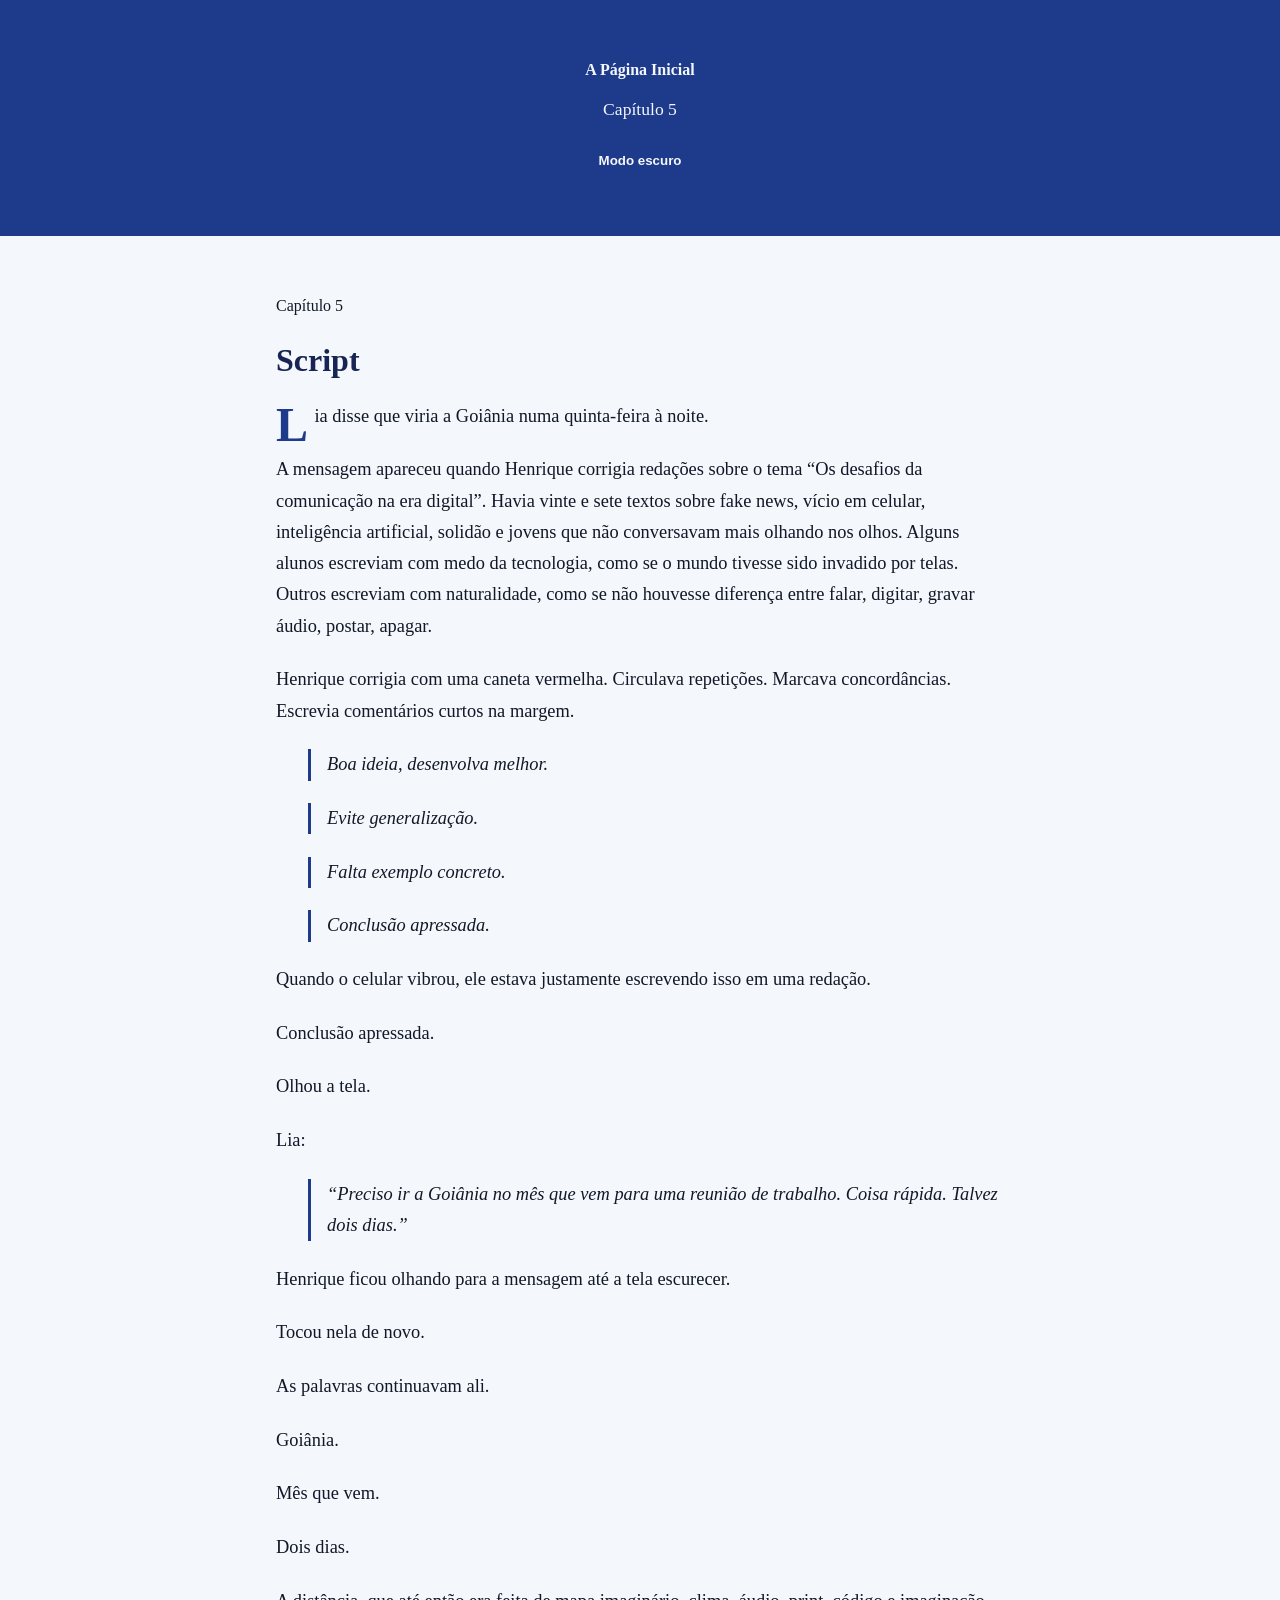
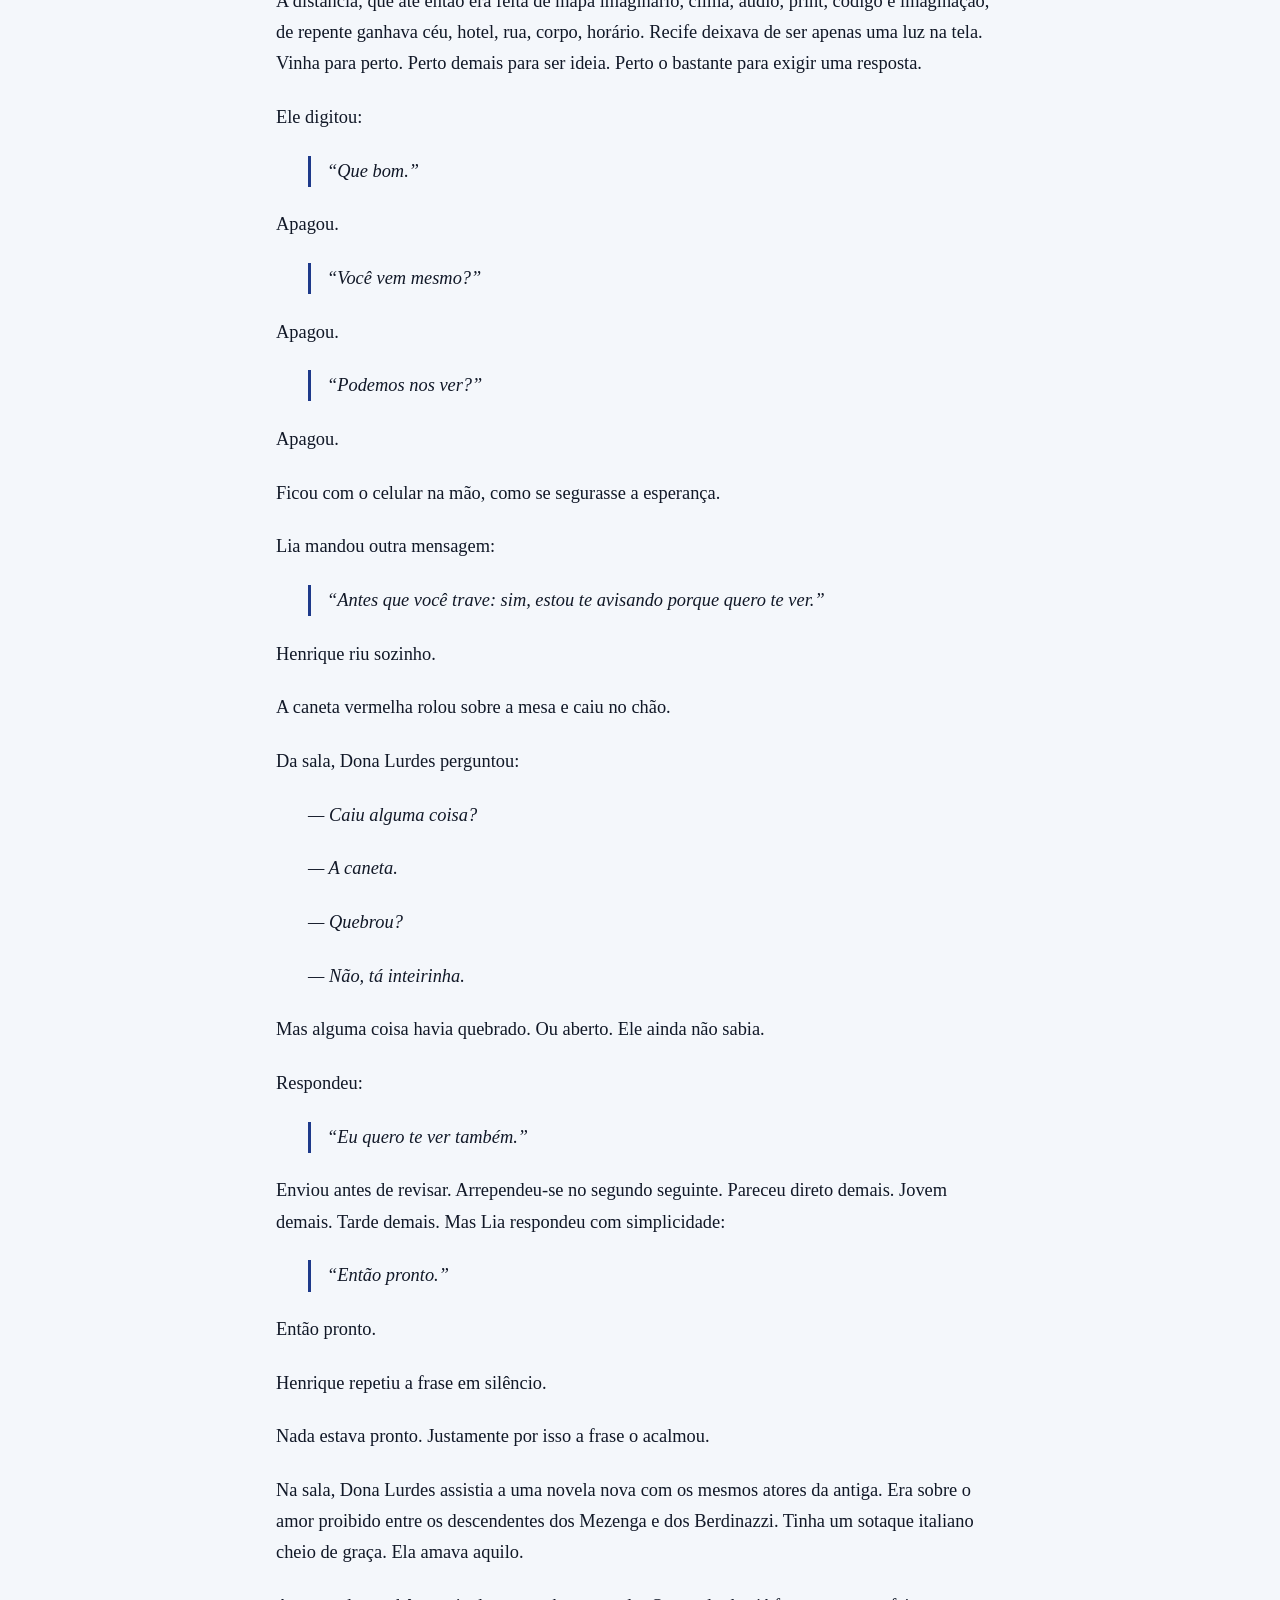
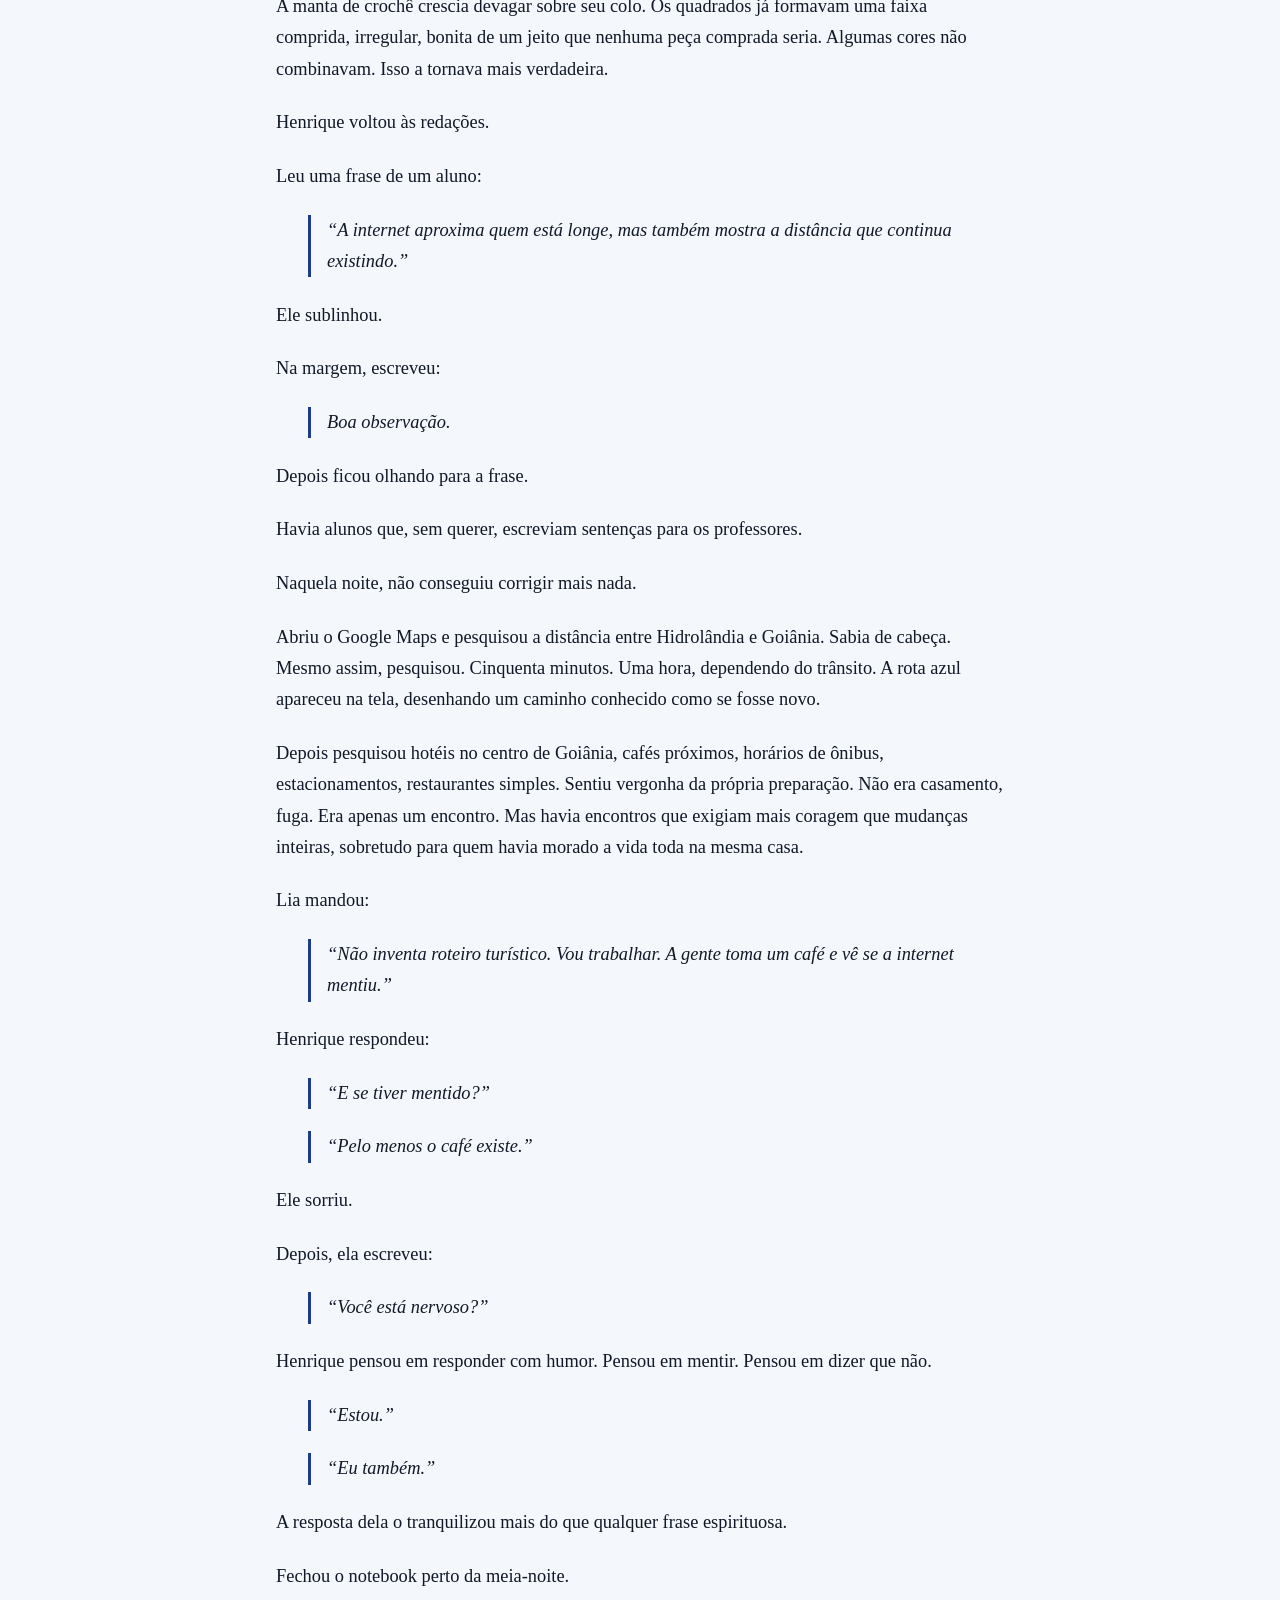
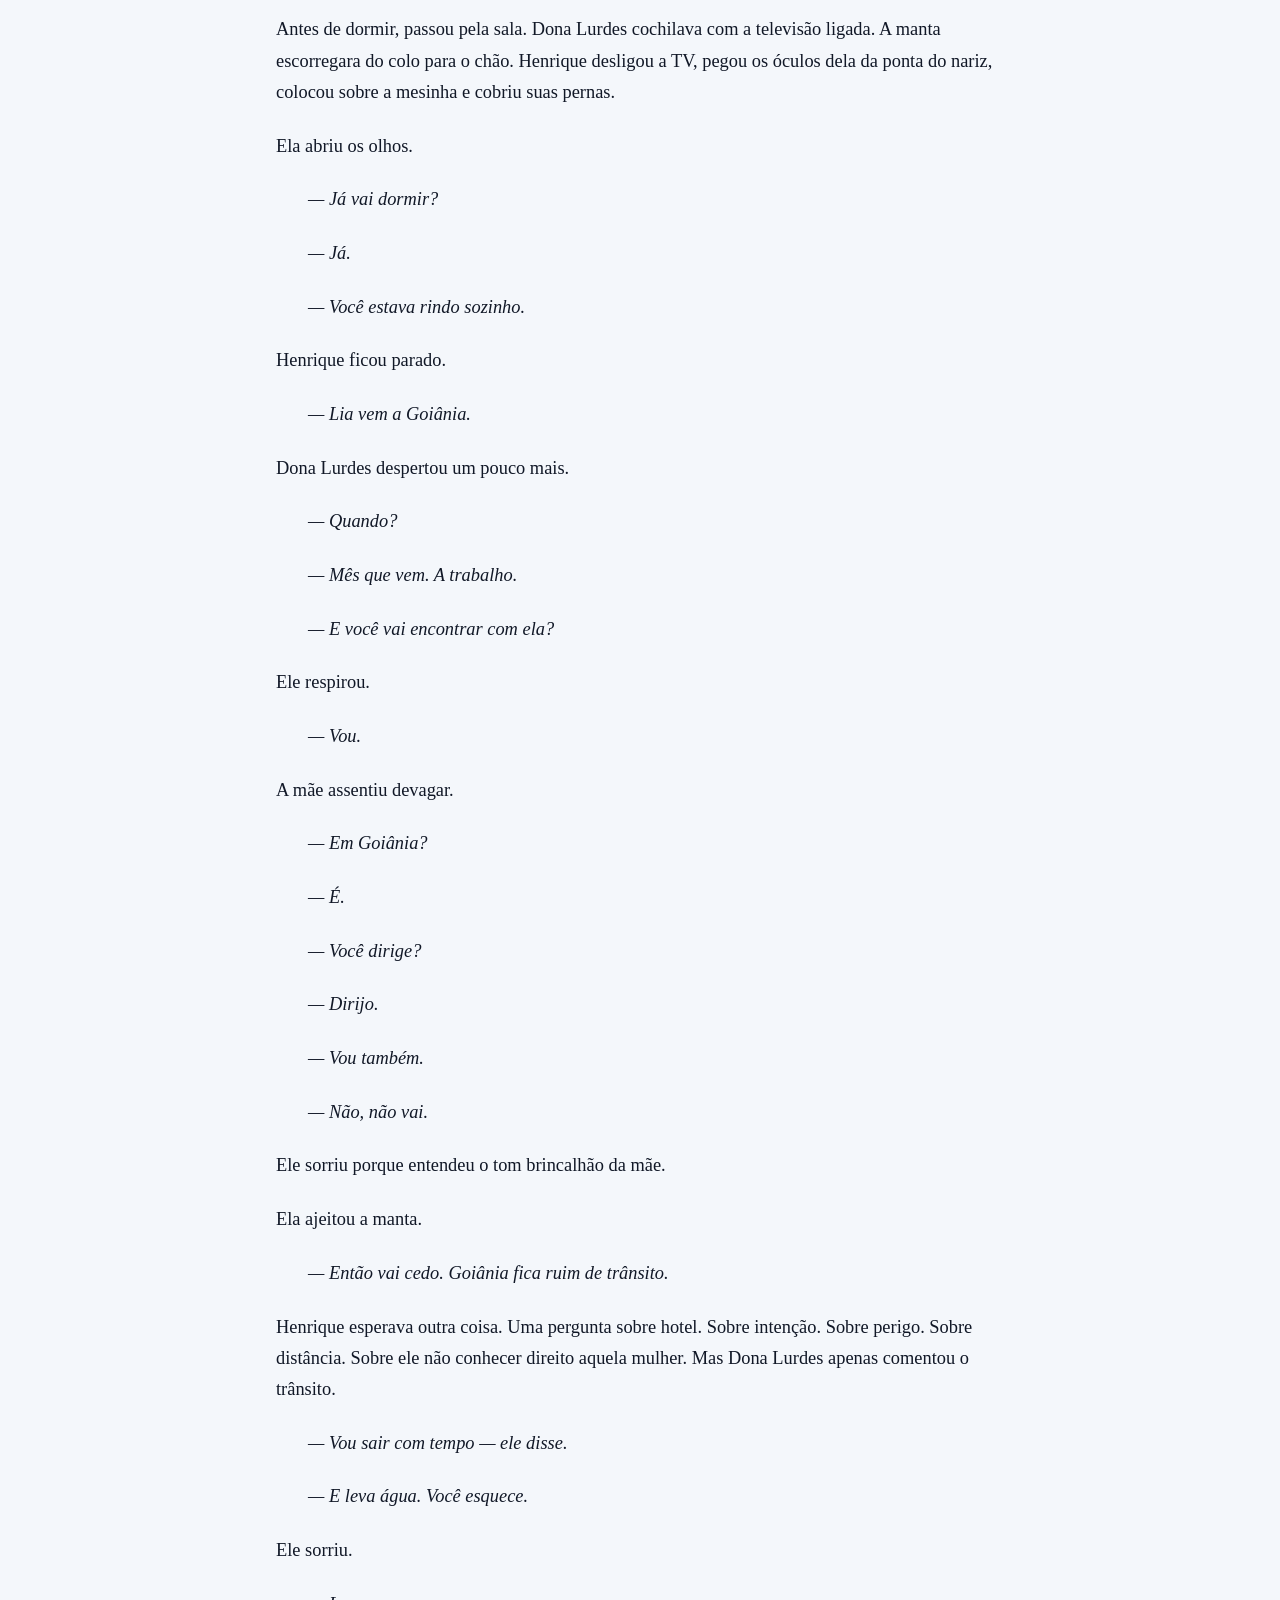
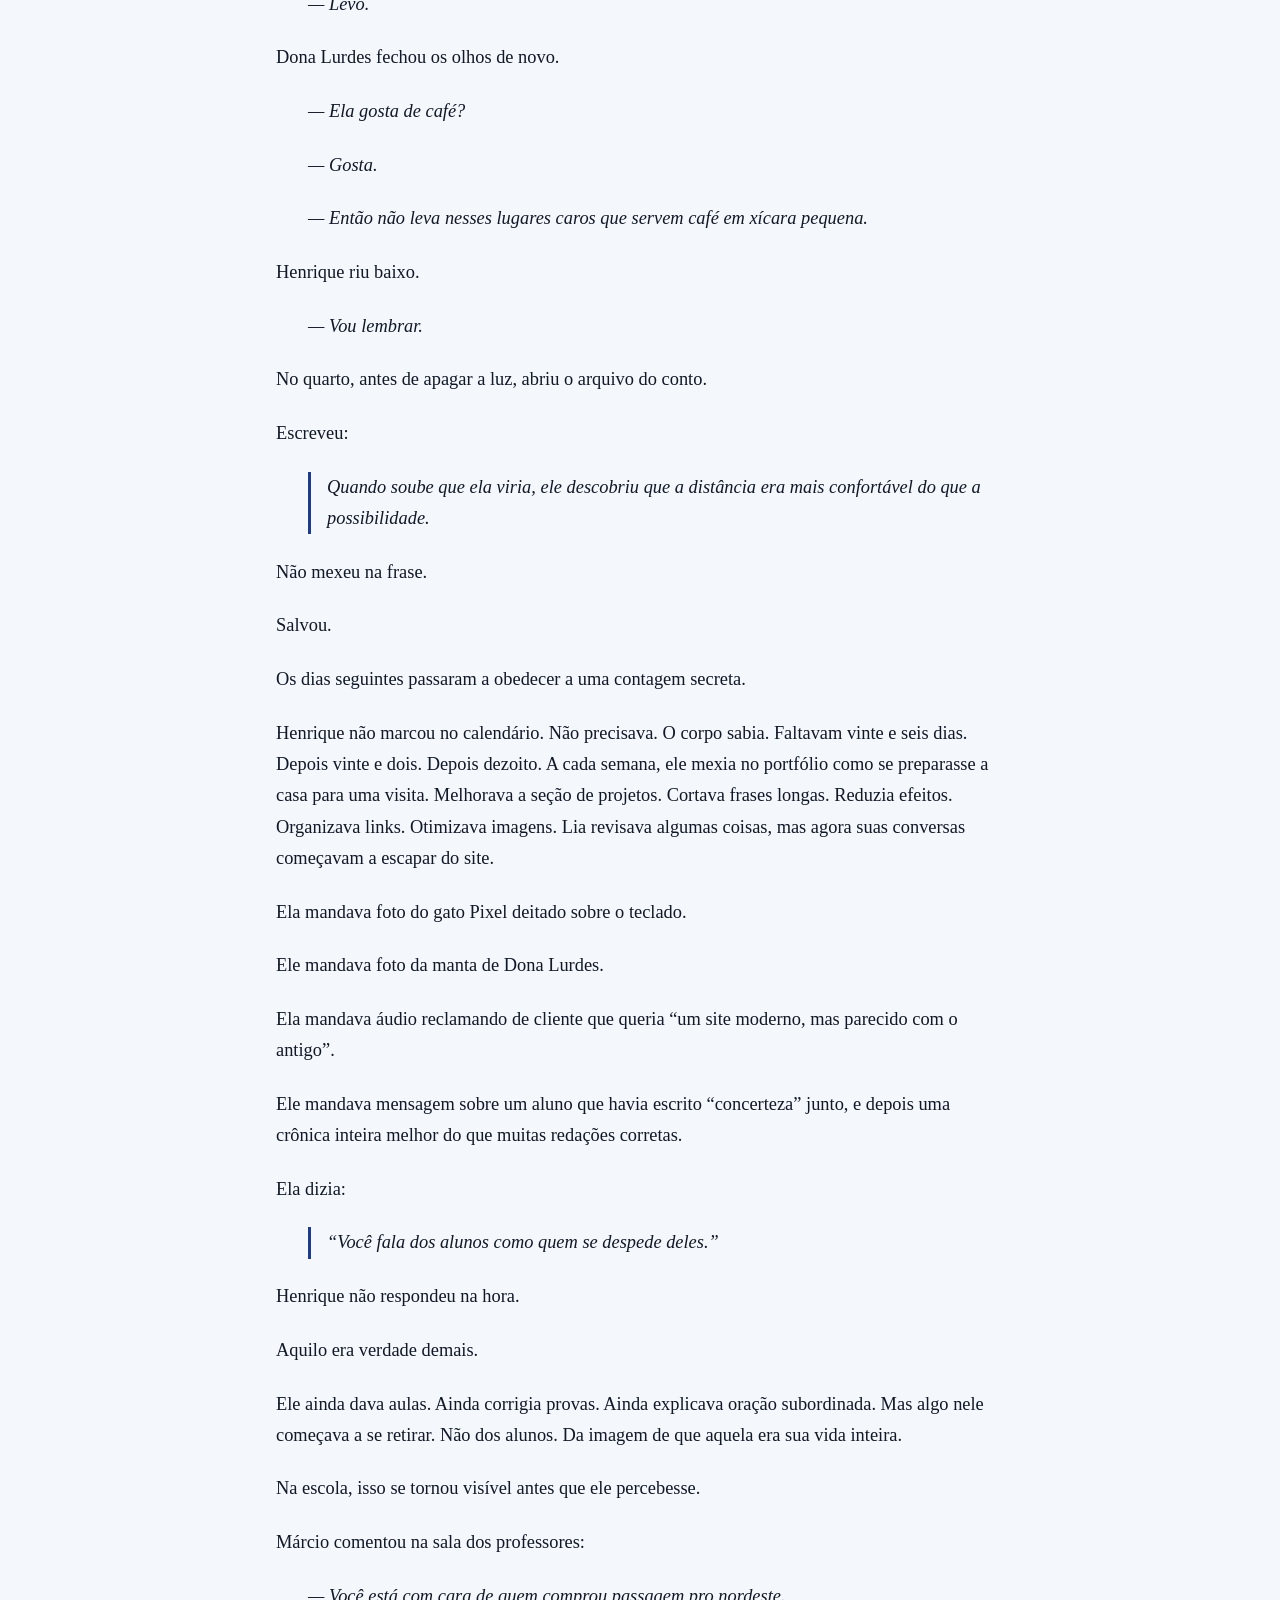
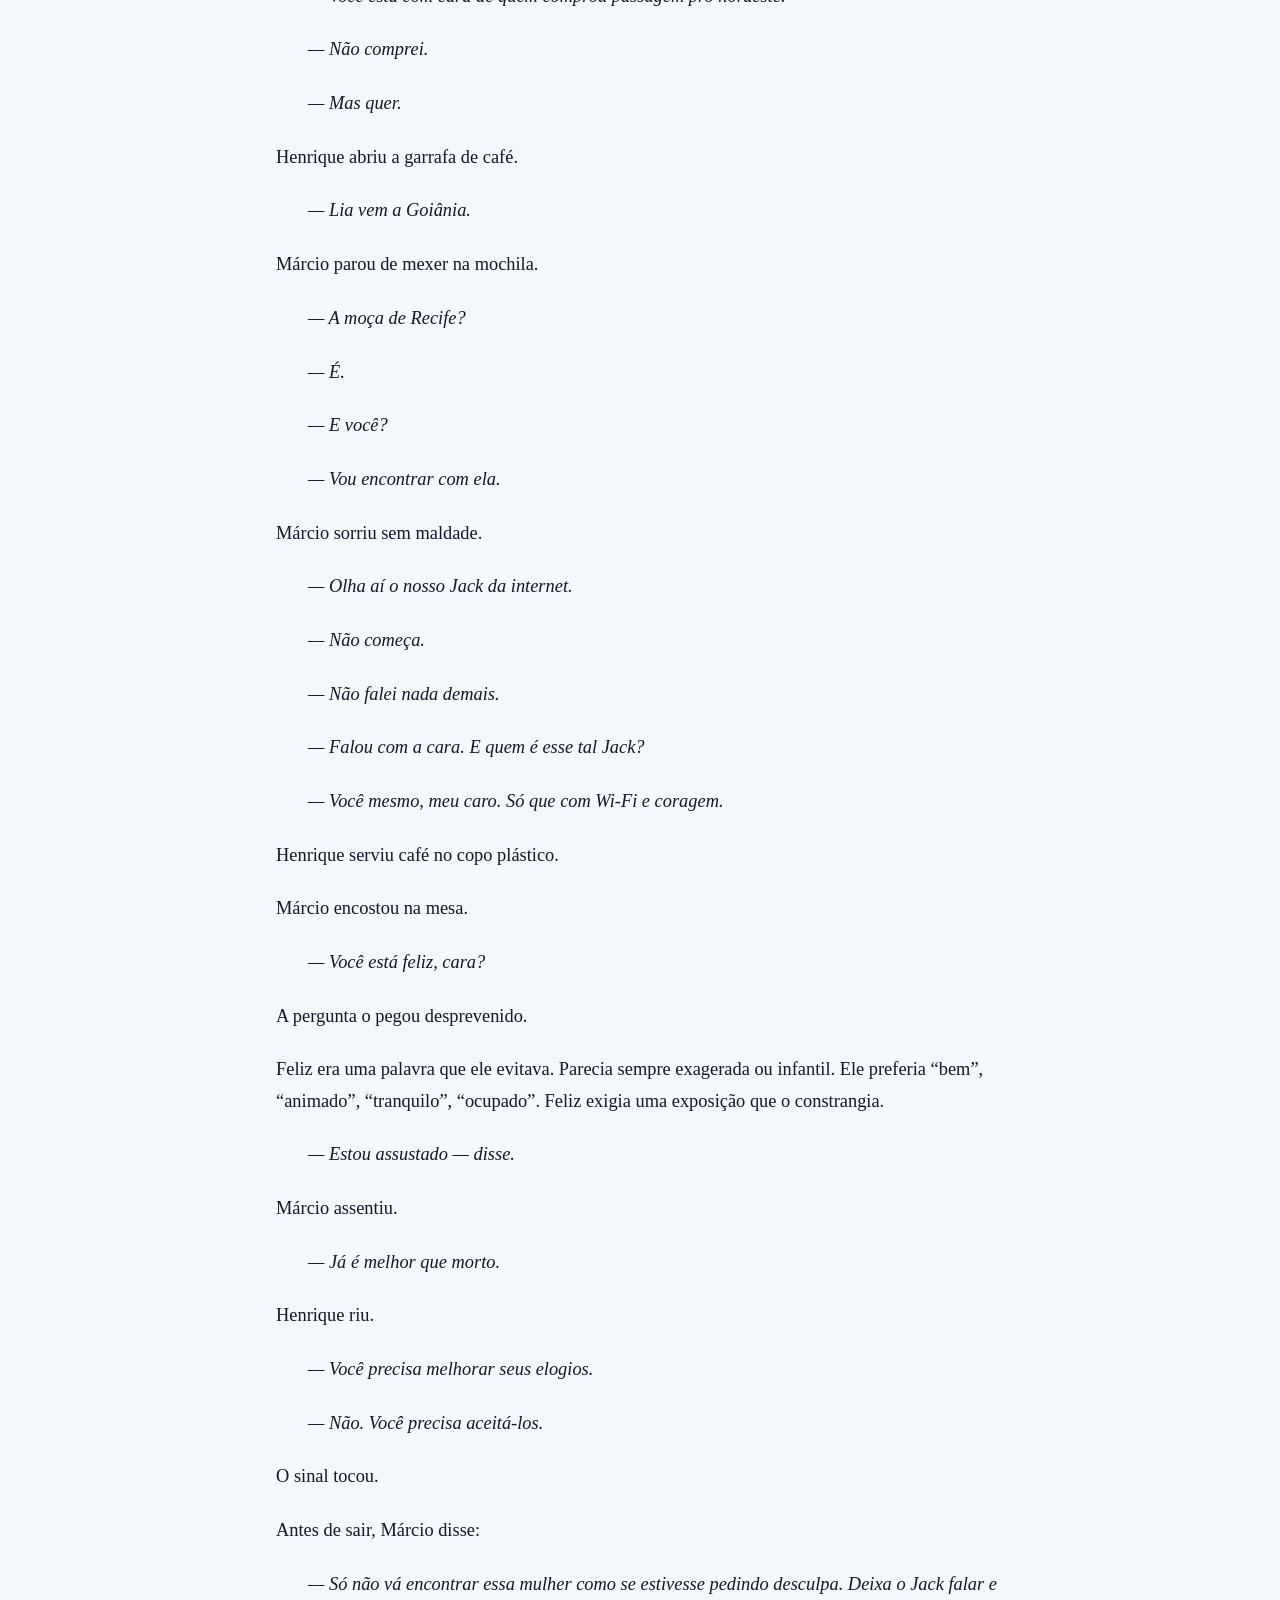
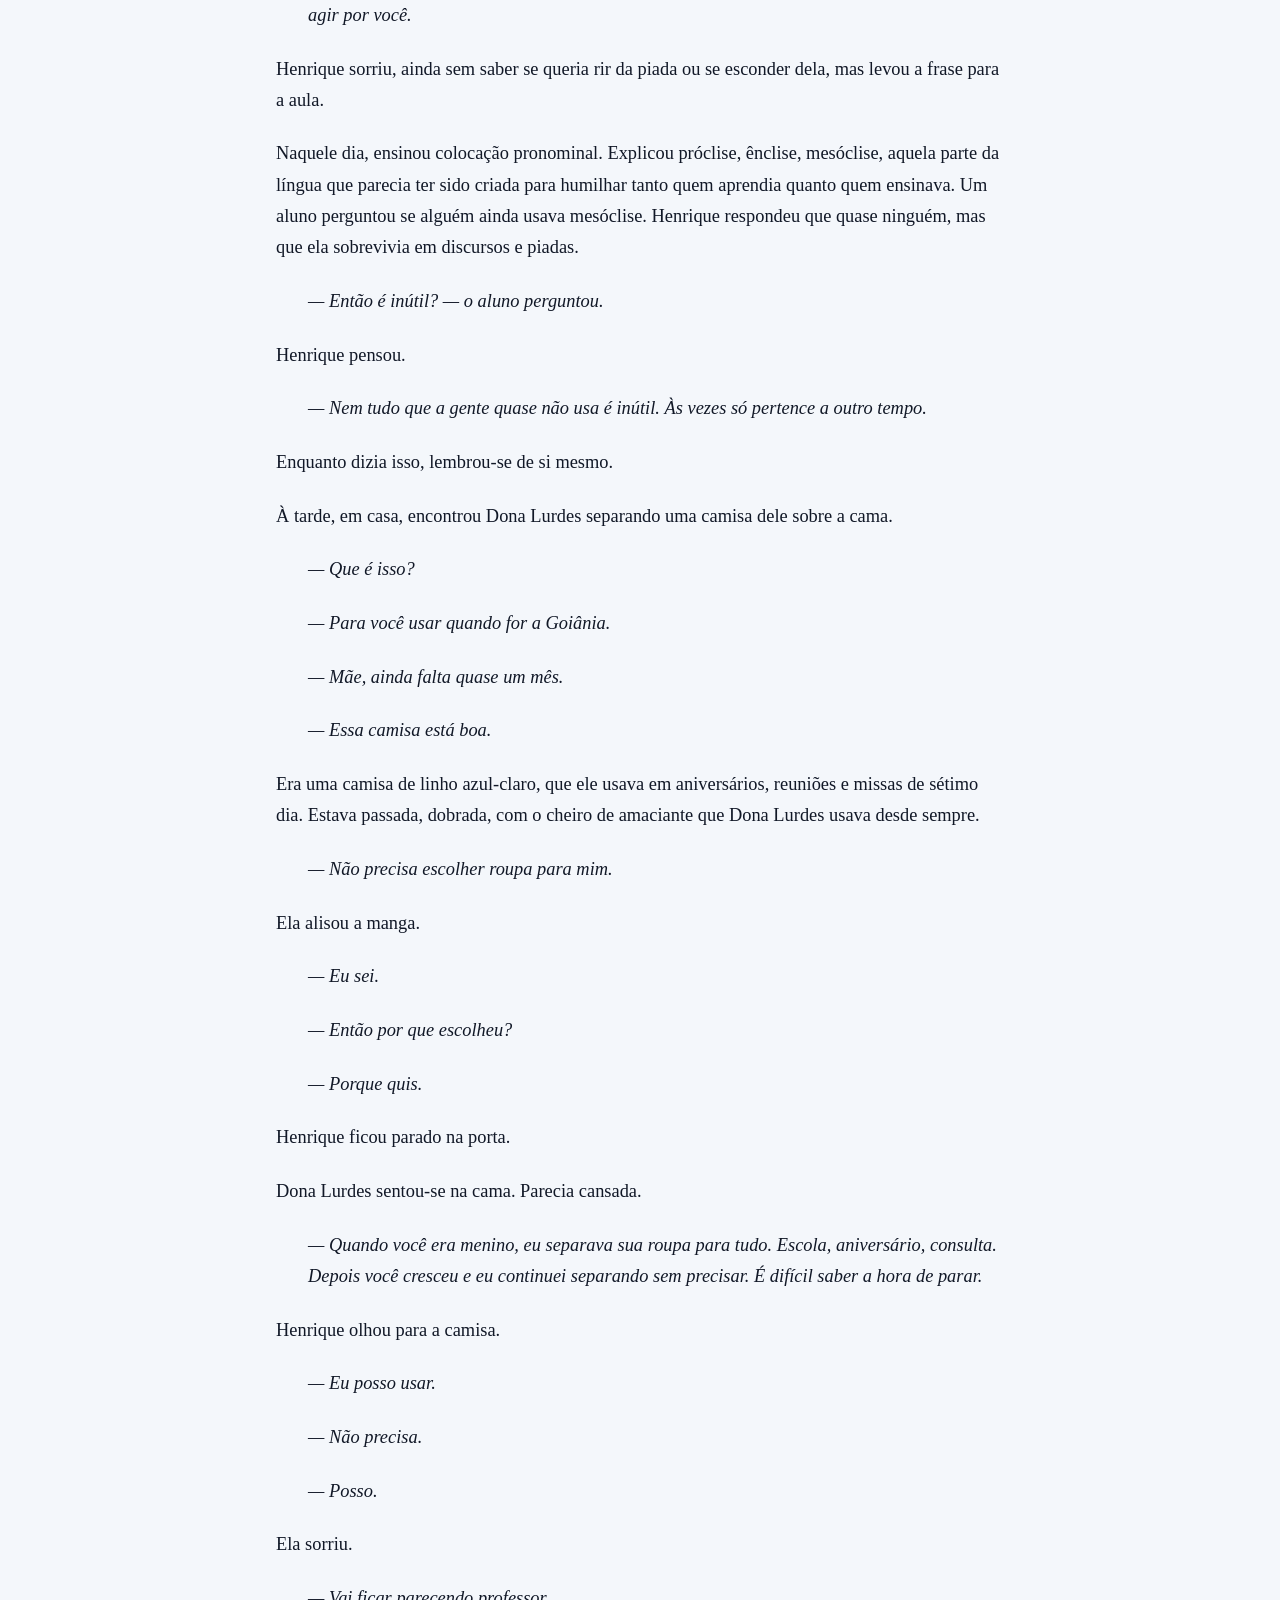
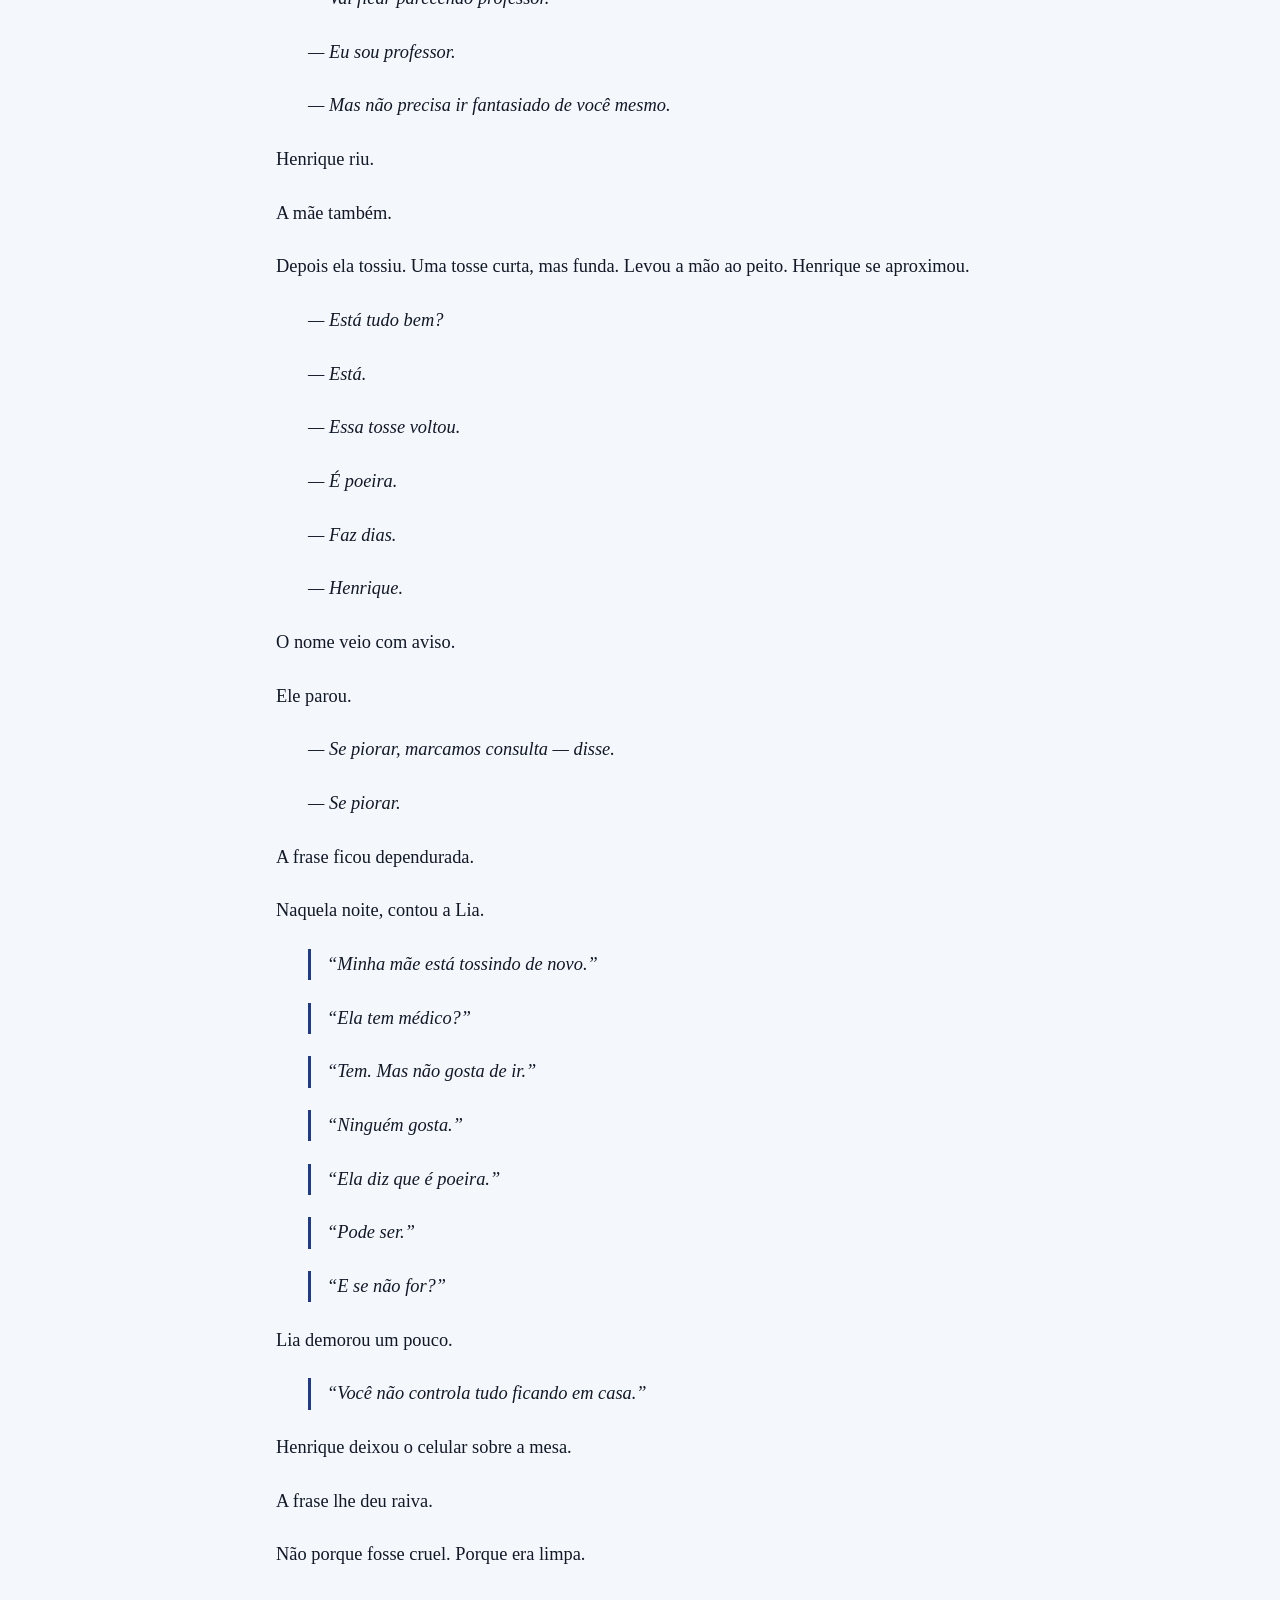
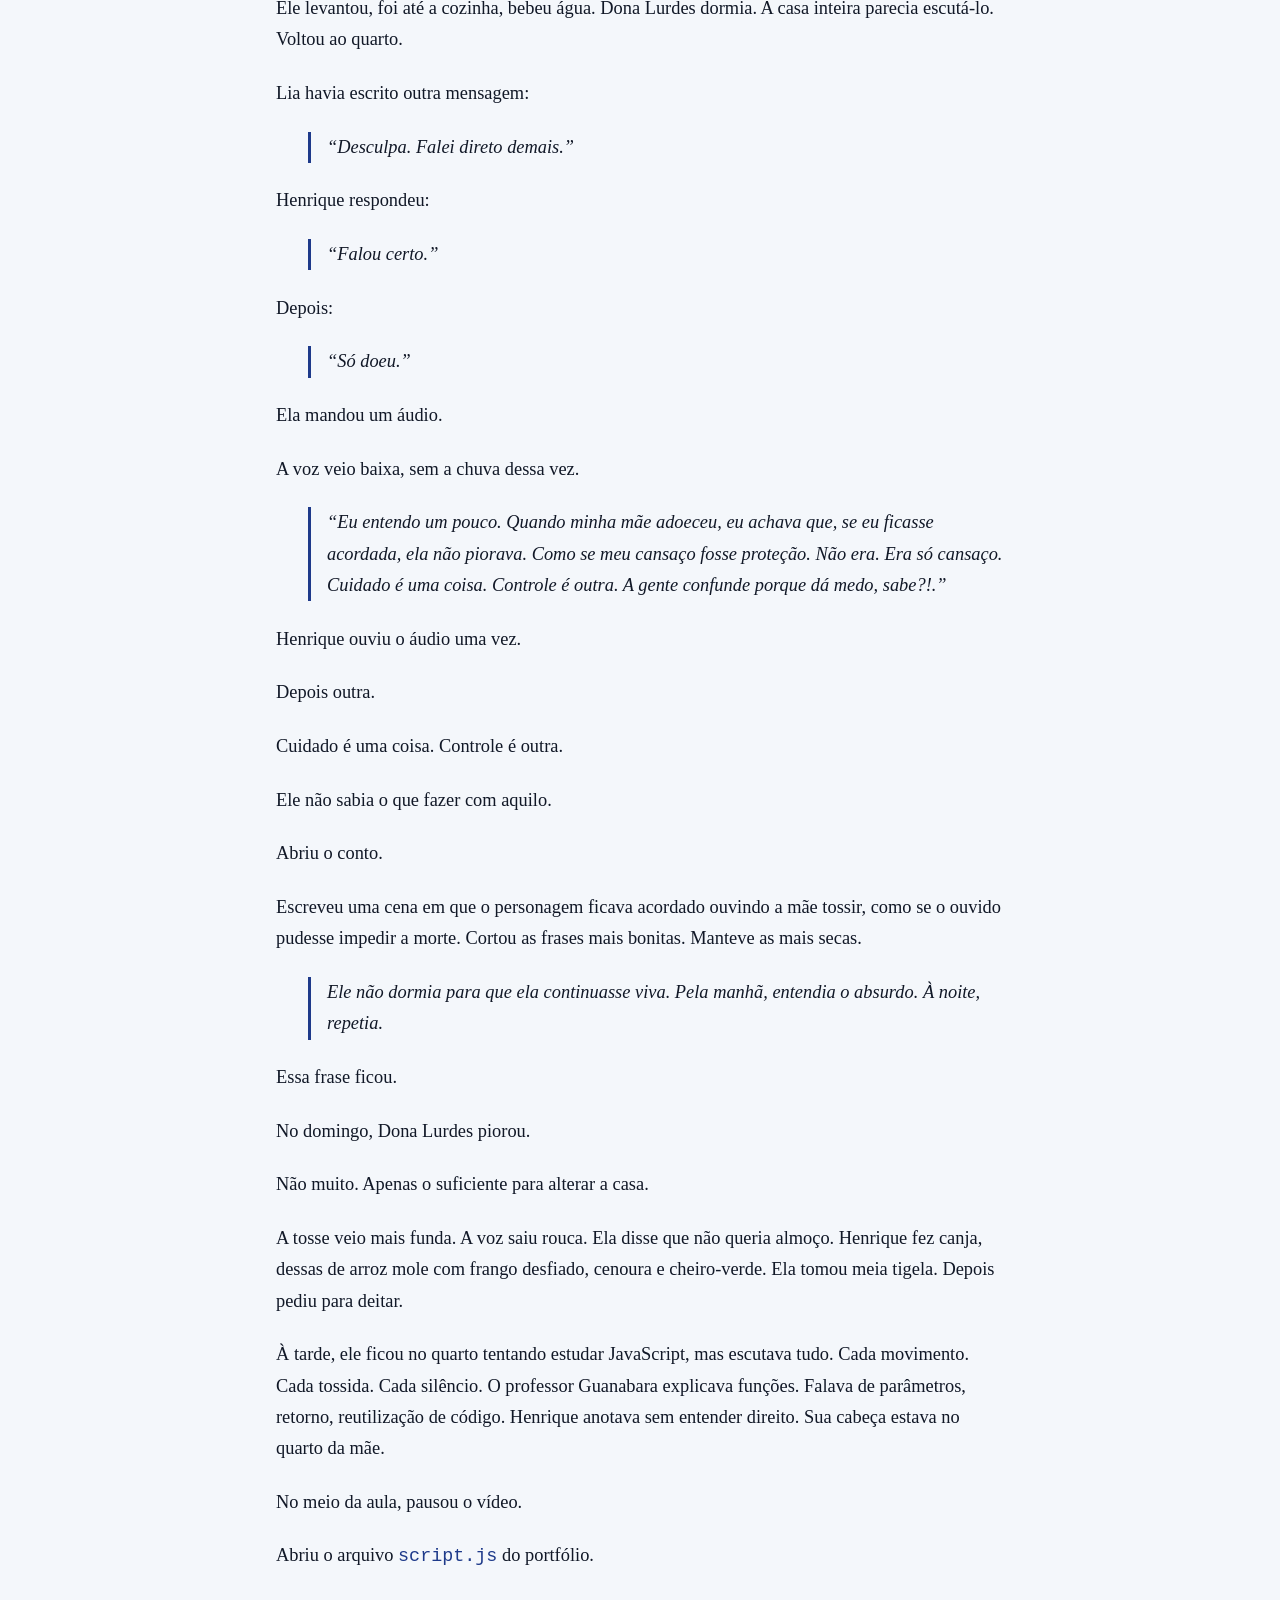
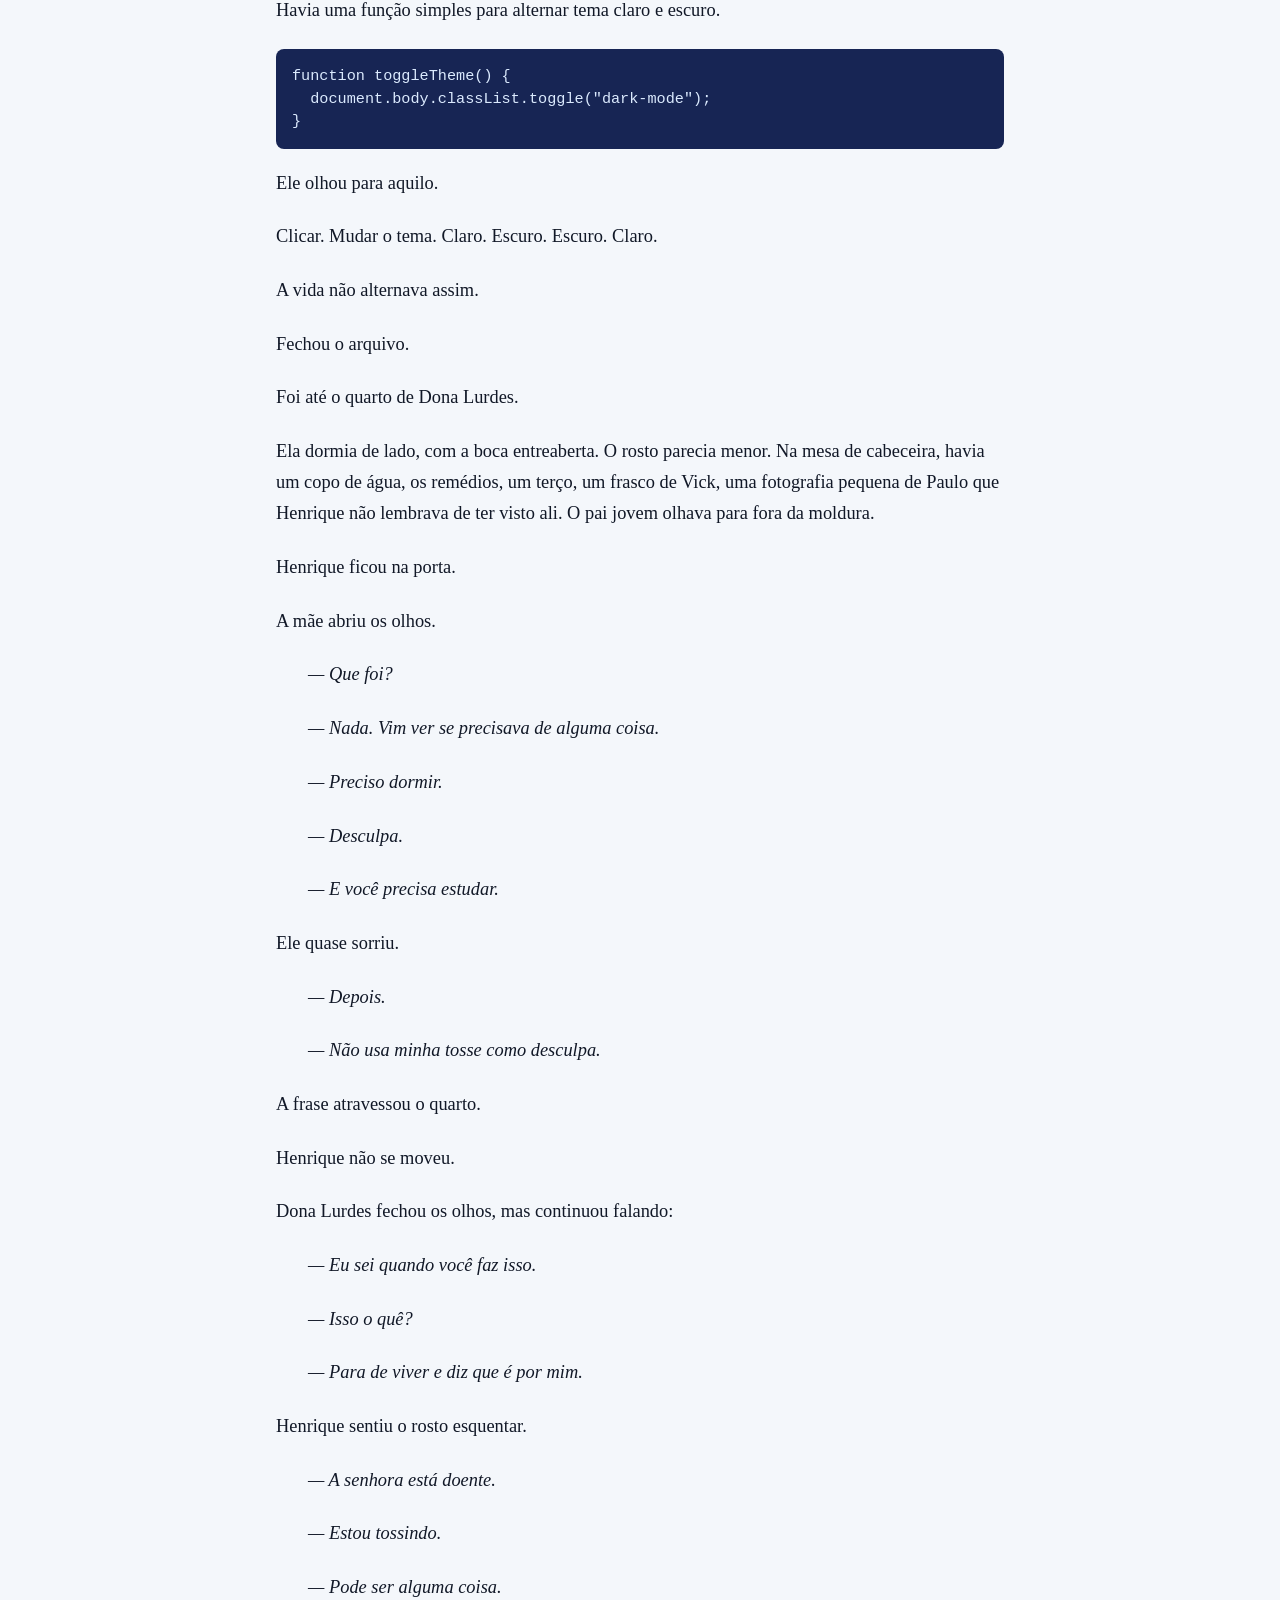
<file: capitulos/script.html>
<!doctype html>
<html lang="pt-BR">
  <head>
    <meta charset="UTF-8" />
    <meta name="viewport" content="width=device-width, initial-scale=1.0" />
    <title>Script | A Página Inicial</title>
    <meta
      name="description"
      content="Capítulo Script do conto digital A Página Inicial."
    />
    <link
      rel="icon"
      type="image/svg+xml"
      href="../assets/favicon/favicon.svg"
    />
    <link rel="stylesheet" href="../css/style.css" />
  </head>
  <body>
    <header class="cabecalho">
      <a href="../index.html" class="logo">A Página Inicial</a>
      <p>Capítulo 5</p>
      <button id="botao-tema" type="button" aria-pressed="false">
        Modo escuro
      </button>
    </header>

    <main class="capitulo">
      <p class="numero-capitulo">Capítulo 5</p>
      <h1>Script</h1>

      <article>
        <p>Lia disse que viria a Goiânia numa quinta-feira à noite.</p>

        <p>
          A mensagem apareceu quando Henrique corrigia redações sobre o tema “Os
          desafios da comunicação na era digital”. Havia vinte e sete textos
          sobre fake news, vício em celular, inteligência artificial, solidão e
          jovens que não conversavam mais olhando nos olhos. Alguns alunos
          escreviam com medo da tecnologia, como se o mundo tivesse sido
          invadido por telas. Outros escreviam com naturalidade, como se não
          houvesse diferença entre falar, digitar, gravar áudio, postar, apagar.
        </p>

        <p>
          Henrique corrigia com uma caneta vermelha. Circulava repetições.
          Marcava concordâncias. Escrevia comentários curtos na margem.
        </p>

        <p class="citacao">Boa ideia, desenvolva melhor.</p>

        <p class="citacao">Evite generalização.</p>

        <p class="citacao">Falta exemplo concreto.</p>

        <p class="citacao">Conclusão apressada.</p>

        <p>
          Quando o celular vibrou, ele estava justamente escrevendo isso em uma
          redação.
        </p>

        <p>Conclusão apressada.</p>

        <p>Olhou a tela.</p>

        <p>Lia:</p>

        <p class="citacao">
          “Preciso ir a Goiânia no mês que vem para uma reunião de trabalho.
          Coisa rápida. Talvez dois dias.”
        </p>

        <p>Henrique ficou olhando para a mensagem até a tela escurecer.</p>

        <p>Tocou nela de novo.</p>

        <p>As palavras continuavam ali.</p>

        <p>Goiânia.</p>

        <p>Mês que vem.</p>

        <p>Dois dias.</p>

        <p>
          A distância, que até então era feita de mapa imaginário, clima, áudio,
          print, código e imaginação, de repente ganhava céu, hotel, rua, corpo,
          horário. Recife deixava de ser apenas uma luz na tela. Vinha para
          perto. Perto demais para ser ideia. Perto o bastante para exigir uma
          resposta.
        </p>

        <p>Ele digitou:</p>

        <p class="citacao">“Que bom.”</p>

        <p>Apagou.</p>

        <p class="citacao">“Você vem mesmo?”</p>

        <p>Apagou.</p>

        <p class="citacao">“Podemos nos ver?”</p>

        <p>Apagou.</p>

        <p>Ficou com o celular na mão, como se segurasse a esperança.</p>

        <p>Lia mandou outra mensagem:</p>

        <p class="citacao">
          “Antes que você trave: sim, estou te avisando porque quero te ver.”
        </p>

        <p>Henrique riu sozinho.</p>

        <p>A caneta vermelha rolou sobre a mesa e caiu no chão.</p>

        <p>Da sala, Dona Lurdes perguntou:</p>

        <p class="dialogo">— Caiu alguma coisa?</p>

        <p class="dialogo">— A caneta.</p>

        <p class="dialogo">— Quebrou?</p>

        <p class="dialogo">— Não, tá inteirinha.</p>

        <p>Mas alguma coisa havia quebrado. Ou aberto. Ele ainda não sabia.</p>

        <p>Respondeu:</p>

        <p class="citacao">“Eu quero te ver também.”</p>

        <p>
          Enviou antes de revisar. Arrependeu-se no segundo seguinte. Pareceu
          direto demais. Jovem demais. Tarde demais. Mas Lia respondeu com
          simplicidade:
        </p>

        <p class="citacao">“Então pronto.”</p>

        <p>Então pronto.</p>

        <p>Henrique repetiu a frase em silêncio.</p>

        <p>Nada estava pronto. Justamente por isso a frase o acalmou.</p>

        <p>
          Na sala, Dona Lurdes assistia a uma novela nova com os mesmos atores
          da antiga. Era sobre o amor proibido entre os descendentes dos Mezenga
          e dos Berdinazzi. Tinha um sotaque italiano cheio de graça. Ela amava
          aquilo.
        </p>

        <p>
          A manta de crochê crescia devagar sobre seu colo. Os quadrados já
          formavam uma faixa comprida, irregular, bonita de um jeito que nenhuma
          peça comprada seria. Algumas cores não combinavam. Isso a tornava mais
          verdadeira.
        </p>

        <p>Henrique voltou às redações.</p>

        <p>Leu uma frase de um aluno:</p>

        <p class="citacao">
          “A internet aproxima quem está longe, mas também mostra a distância
          que continua existindo.”
        </p>

        <p>Ele sublinhou.</p>

        <p>Na margem, escreveu:</p>

        <p class="citacao">Boa observação.</p>

        <p>Depois ficou olhando para a frase.</p>

        <p>
          Havia alunos que, sem querer, escreviam sentenças para os professores.
        </p>

        <p>Naquela noite, não conseguiu corrigir mais nada.</p>

        <p>
          Abriu o Google Maps e pesquisou a distância entre Hidrolândia e
          Goiânia. Sabia de cabeça. Mesmo assim, pesquisou. Cinquenta minutos.
          Uma hora, dependendo do trânsito. A rota azul apareceu na tela,
          desenhando um caminho conhecido como se fosse novo.
        </p>

        <p>
          Depois pesquisou hotéis no centro de Goiânia, cafés próximos, horários
          de ônibus, estacionamentos, restaurantes simples. Sentiu vergonha da
          própria preparação. Não era casamento, fuga. Era apenas um encontro.
          Mas havia encontros que exigiam mais coragem que mudanças inteiras,
          sobretudo para quem havia morado a vida toda na mesma casa.
        </p>

        <p>Lia mandou:</p>

        <p class="citacao">
          “Não inventa roteiro turístico. Vou trabalhar. A gente toma um café e
          vê se a internet mentiu.”
        </p>

        <p>Henrique respondeu:</p>

        <p class="citacao">“E se tiver mentido?”</p>

        <p class="citacao">“Pelo menos o café existe.”</p>

        <p>Ele sorriu.</p>

        <p>Depois, ela escreveu:</p>

        <p class="citacao">“Você está nervoso?”</p>

        <p>
          Henrique pensou em responder com humor. Pensou em mentir. Pensou em
          dizer que não.
        </p>

        <p class="citacao">“Estou.”</p>

        <p class="citacao">“Eu também.”</p>

        <p>
          A resposta dela o tranquilizou mais do que qualquer frase espirituosa.
        </p>

        <p>Fechou o notebook perto da meia-noite.</p>

        <p>
          Antes de dormir, passou pela sala. Dona Lurdes cochilava com a
          televisão ligada. A manta escorregara do colo para o chão. Henrique
          desligou a TV, pegou os óculos dela da ponta do nariz, colocou sobre a
          mesinha e cobriu suas pernas.
        </p>

        <p>Ela abriu os olhos.</p>

        <p class="dialogo">— Já vai dormir?</p>

        <p class="dialogo">— Já.</p>

        <p class="dialogo">— Você estava rindo sozinho.</p>

        <p>Henrique ficou parado.</p>

        <p class="dialogo">— Lia vem a Goiânia.</p>

        <p>Dona Lurdes despertou um pouco mais.</p>

        <p class="dialogo">— Quando?</p>

        <p class="dialogo">— Mês que vem. A trabalho.</p>

        <p class="dialogo">— E você vai encontrar com ela?</p>

        <p>Ele respirou.</p>

        <p class="dialogo">— Vou.</p>

        <p>A mãe assentiu devagar.</p>

        <p class="dialogo">— Em Goiânia?</p>

        <p class="dialogo">— É.</p>

        <p class="dialogo">— Você dirige?</p>

        <p class="dialogo">— Dirijo.</p>

        <p class="dialogo">— Vou também.</p>

        <p class="dialogo">— Não, não vai.</p>

        <p>Ele sorriu porque entendeu o tom brincalhão da mãe.</p>

        <p>Ela ajeitou a manta.</p>

        <p class="dialogo">— Então vai cedo. Goiânia fica ruim de trânsito.</p>

        <p>
          Henrique esperava outra coisa. Uma pergunta sobre hotel. Sobre
          intenção. Sobre perigo. Sobre distância. Sobre ele não conhecer
          direito aquela mulher. Mas Dona Lurdes apenas comentou o trânsito.
        </p>

        <p class="dialogo">— Vou sair com tempo — ele disse.</p>

        <p class="dialogo">— E leva água. Você esquece.</p>

        <p>Ele sorriu.</p>

        <p class="dialogo">— Levo.</p>

        <p>Dona Lurdes fechou os olhos de novo.</p>

        <p class="dialogo">— Ela gosta de café?</p>

        <p class="dialogo">— Gosta.</p>

        <p class="dialogo">
          — Então não leva nesses lugares caros que servem café em xícara
          pequena.
        </p>

        <p>Henrique riu baixo.</p>

        <p class="dialogo">— Vou lembrar.</p>

        <p>No quarto, antes de apagar a luz, abriu o arquivo do conto.</p>

        <p>Escreveu:</p>

        <p class="citacao">
          Quando soube que ela viria, ele descobriu que a distância era mais
          confortável do que a possibilidade.
        </p>

        <p>Não mexeu na frase.</p>

        <p>Salvou.</p>

        <p>Os dias seguintes passaram a obedecer a uma contagem secreta.</p>

        <p>
          Henrique não marcou no calendário. Não precisava. O corpo sabia.
          Faltavam vinte e seis dias. Depois vinte e dois. Depois dezoito. A
          cada semana, ele mexia no portfólio como se preparasse a casa para uma
          visita. Melhorava a seção de projetos. Cortava frases longas. Reduzia
          efeitos. Organizava links. Otimizava imagens. Lia revisava algumas
          coisas, mas agora suas conversas começavam a escapar do site.
        </p>

        <p>Ela mandava foto do gato Pixel deitado sobre o teclado.</p>

        <p>Ele mandava foto da manta de Dona Lurdes.</p>

        <p>
          Ela mandava áudio reclamando de cliente que queria “um site moderno,
          mas parecido com o antigo”.
        </p>

        <p>
          Ele mandava mensagem sobre um aluno que havia escrito “concerteza”
          junto, e depois uma crônica inteira melhor do que muitas redações
          corretas.
        </p>

        <p>Ela dizia:</p>

        <p class="citacao">
          “Você fala dos alunos como quem se despede deles.”
        </p>

        <p>Henrique não respondeu na hora.</p>

        <p>Aquilo era verdade demais.</p>

        <p>
          Ele ainda dava aulas. Ainda corrigia provas. Ainda explicava oração
          subordinada. Mas algo nele começava a se retirar. Não dos alunos. Da
          imagem de que aquela era sua vida inteira.
        </p>

        <p>Na escola, isso se tornou visível antes que ele percebesse.</p>

        <p>Márcio comentou na sala dos professores:</p>

        <p class="dialogo">
          — Você está com cara de quem comprou passagem pro nordeste.
        </p>

        <p class="dialogo">— Não comprei.</p>

        <p class="dialogo">— Mas quer.</p>

        <p>Henrique abriu a garrafa de café.</p>

        <p class="dialogo">— Lia vem a Goiânia.</p>

        <p>Márcio parou de mexer na mochila.</p>

        <p class="dialogo">— A moça de Recife?</p>

        <p class="dialogo">— É.</p>

        <p class="dialogo">— E você?</p>

        <p class="dialogo">— Vou encontrar com ela.</p>

        <p>Márcio sorriu sem maldade.</p>

        <p class="dialogo">— Olha aí o nosso Jack da internet.</p>

        <p class="dialogo">— Não começa.</p>

        <p class="dialogo">— Não falei nada demais.</p>

        <p class="dialogo">— Falou com a cara. E quem é esse tal Jack?</p>

        <p class="dialogo">
          — Você mesmo, meu caro. Só que com Wi-Fi e coragem.
        </p>

        <p>Henrique serviu café no copo plástico.</p>

        <p>Márcio encostou na mesa.</p>

        <p class="dialogo">— Você está feliz, cara?</p>

        <p>A pergunta o pegou desprevenido.</p>

        <p>
          Feliz era uma palavra que ele evitava. Parecia sempre exagerada ou
          infantil. Ele preferia “bem”, “animado”, “tranquilo”, “ocupado”. Feliz
          exigia uma exposição que o constrangia.
        </p>

        <p class="dialogo">— Estou assustado — disse.</p>

        <p>Márcio assentiu.</p>

        <p class="dialogo">— Já é melhor que morto.</p>

        <p>Henrique riu.</p>

        <p class="dialogo">— Você precisa melhorar seus elogios.</p>

        <p class="dialogo">— Não. Você precisa aceitá-los.</p>

        <p>O sinal tocou.</p>

        <p>Antes de sair, Márcio disse:</p>

        <p class="dialogo">
          — Só não vá encontrar essa mulher como se estivesse pedindo desculpa.
          Deixa o Jack falar e agir por você.
        </p>

        <p>
          Henrique sorriu, ainda sem saber se queria rir da piada ou se esconder
          dela, mas levou a frase para a aula.
        </p>

        <p>
          Naquele dia, ensinou colocação pronominal. Explicou próclise, ênclise,
          mesóclise, aquela parte da língua que parecia ter sido criada para
          humilhar tanto quem aprendia quanto quem ensinava. Um aluno perguntou
          se alguém ainda usava mesóclise. Henrique respondeu que quase ninguém,
          mas que ela sobrevivia em discursos e piadas.
        </p>

        <p class="dialogo">— Então é inútil? — o aluno perguntou.</p>

        <p>Henrique pensou.</p>

        <p class="dialogo">
          — Nem tudo que a gente quase não usa é inútil. Às vezes só pertence a
          outro tempo.
        </p>

        <p>Enquanto dizia isso, lembrou-se de si mesmo.</p>

        <p>
          À tarde, em casa, encontrou Dona Lurdes separando uma camisa dele
          sobre a cama.
        </p>

        <p class="dialogo">— Que é isso?</p>

        <p class="dialogo">— Para você usar quando for a Goiânia.</p>

        <p class="dialogo">— Mãe, ainda falta quase um mês.</p>

        <p class="dialogo">— Essa camisa está boa.</p>

        <p>
          Era uma camisa de linho azul-claro, que ele usava em aniversários,
          reuniões e missas de sétimo dia. Estava passada, dobrada, com o cheiro
          de amaciante que Dona Lurdes usava desde sempre.
        </p>

        <p class="dialogo">— Não precisa escolher roupa para mim.</p>

        <p>Ela alisou a manga.</p>

        <p class="dialogo">— Eu sei.</p>

        <p class="dialogo">— Então por que escolheu?</p>

        <p class="dialogo">— Porque quis.</p>

        <p>Henrique ficou parado na porta.</p>

        <p>Dona Lurdes sentou-se na cama. Parecia cansada.</p>

        <p class="dialogo">
          — Quando você era menino, eu separava sua roupa para tudo. Escola,
          aniversário, consulta. Depois você cresceu e eu continuei separando
          sem precisar. É difícil saber a hora de parar.
        </p>

        <p>Henrique olhou para a camisa.</p>

        <p class="dialogo">— Eu posso usar.</p>

        <p class="dialogo">— Não precisa.</p>

        <p class="dialogo">— Posso.</p>

        <p>Ela sorriu.</p>

        <p class="dialogo">— Vai ficar parecendo professor.</p>

        <p class="dialogo">— Eu sou professor.</p>

        <p class="dialogo">— Mas não precisa ir fantasiado de você mesmo.</p>

        <p>Henrique riu.</p>

        <p>A mãe também.</p>

        <p>
          Depois ela tossiu. Uma tosse curta, mas funda. Levou a mão ao peito.
          Henrique se aproximou.
        </p>

        <p class="dialogo">— Está tudo bem?</p>

        <p class="dialogo">— Está.</p>

        <p class="dialogo">— Essa tosse voltou.</p>

        <p class="dialogo">— É poeira.</p>

        <p class="dialogo">— Faz dias.</p>

        <p class="dialogo">— Henrique.</p>

        <p>O nome veio com aviso.</p>

        <p>Ele parou.</p>

        <p class="dialogo">— Se piorar, marcamos consulta — disse.</p>

        <p class="dialogo">— Se piorar.</p>

        <p>A frase ficou dependurada.</p>

        <p>Naquela noite, contou a Lia.</p>

        <p class="citacao">“Minha mãe está tossindo de novo.”</p>

        <p class="citacao">“Ela tem médico?”</p>

        <p class="citacao">“Tem. Mas não gosta de ir.”</p>

        <p class="citacao">“Ninguém gosta.”</p>

        <p class="citacao">“Ela diz que é poeira.”</p>

        <p class="citacao">“Pode ser.”</p>

        <p class="citacao">“E se não for?”</p>

        <p>Lia demorou um pouco.</p>

        <p class="citacao">“Você não controla tudo ficando em casa.”</p>

        <p>Henrique deixou o celular sobre a mesa.</p>

        <p>A frase lhe deu raiva.</p>

        <p>Não porque fosse cruel. Porque era limpa.</p>

        <p>
          Ele levantou, foi até a cozinha, bebeu água. Dona Lurdes dormia. A
          casa inteira parecia escutá-lo. Voltou ao quarto.
        </p>

        <p>Lia havia escrito outra mensagem:</p>

        <p class="citacao">“Desculpa. Falei direto demais.”</p>

        <p>Henrique respondeu:</p>

        <p class="citacao">“Falou certo.”</p>

        <p>Depois:</p>

        <p class="citacao">“Só doeu.”</p>

        <p>Ela mandou um áudio.</p>

        <p>A voz veio baixa, sem a chuva dessa vez.</p>

        <p class="citacao">
          “Eu entendo um pouco. Quando minha mãe adoeceu, eu achava que, se eu
          ficasse acordada, ela não piorava. Como se meu cansaço fosse proteção.
          Não era. Era só cansaço. Cuidado é uma coisa. Controle é outra. A
          gente confunde porque dá medo, sabe?!.”
        </p>

        <p>Henrique ouviu o áudio uma vez.</p>

        <p>Depois outra.</p>

        <p>Cuidado é uma coisa. Controle é outra.</p>

        <p>Ele não sabia o que fazer com aquilo.</p>

        <p>Abriu o conto.</p>

        <p>
          Escreveu uma cena em que o personagem ficava acordado ouvindo a mãe
          tossir, como se o ouvido pudesse impedir a morte. Cortou as frases
          mais bonitas. Manteve as mais secas.
        </p>

        <p class="citacao">
          Ele não dormia para que ela continuasse viva. Pela manhã, entendia o
          absurdo. À noite, repetia.
        </p>

        <p>Essa frase ficou.</p>

        <p>No domingo, Dona Lurdes piorou.</p>

        <p>Não muito. Apenas o suficiente para alterar a casa.</p>

        <p>
          A tosse veio mais funda. A voz saiu rouca. Ela disse que não queria
          almoço. Henrique fez canja, dessas de arroz mole com frango desfiado,
          cenoura e cheiro-verde. Ela tomou meia tigela. Depois pediu para
          deitar.
        </p>

        <p>
          À tarde, ele ficou no quarto tentando estudar JavaScript, mas escutava
          tudo. Cada movimento. Cada tossida. Cada silêncio. O professor
          Guanabara explicava funções. Falava de parâmetros, retorno,
          reutilização de código. Henrique anotava sem entender direito. Sua
          cabeça estava no quarto da mãe.
        </p>

        <p>No meio da aula, pausou o vídeo.</p>

        <p>Abriu o arquivo <code>script.js</code> do portfólio.</p>

        <p>Havia uma função simples para alternar tema claro e escuro.</p>

        <pre><code>function toggleTheme() {
  document.body.classList.toggle("dark-mode");
}</code></pre>

        <p>Ele olhou para aquilo.</p>

        <p>Clicar. Mudar o tema. Claro. Escuro. Escuro. Claro.</p>

        <p>A vida não alternava assim.</p>

        <p>Fechou o arquivo.</p>

        <p>Foi até o quarto de Dona Lurdes.</p>

        <p>
          Ela dormia de lado, com a boca entreaberta. O rosto parecia menor. Na
          mesa de cabeceira, havia um copo de água, os remédios, um terço, um
          frasco de Vick, uma fotografia pequena de Paulo que Henrique não
          lembrava de ter visto ali. O pai jovem olhava para fora da moldura.
        </p>

        <p>Henrique ficou na porta.</p>

        <p>A mãe abriu os olhos.</p>

        <p class="dialogo">— Que foi?</p>

        <p class="dialogo">— Nada. Vim ver se precisava de alguma coisa.</p>

        <p class="dialogo">— Preciso dormir.</p>

        <p class="dialogo">— Desculpa.</p>

        <p class="dialogo">— E você precisa estudar.</p>

        <p>Ele quase sorriu.</p>

        <p class="dialogo">— Depois.</p>

        <p class="dialogo">— Não usa minha tosse como desculpa.</p>

        <p>A frase atravessou o quarto.</p>

        <p>Henrique não se moveu.</p>

        <p>Dona Lurdes fechou os olhos, mas continuou falando:</p>

        <p class="dialogo">— Eu sei quando você faz isso.</p>

        <p class="dialogo">— Isso o quê?</p>

        <p class="dialogo">— Para de viver e diz que é por mim.</p>

        <p>Henrique sentiu o rosto esquentar.</p>

        <p class="dialogo">— A senhora está doente.</p>

        <p class="dialogo">— Estou tossindo.</p>

        <p class="dialogo">— Pode ser alguma coisa.</p>

        <p class="dialogo">— Pode. Também pode não ser.</p>

        <p>Ela respirou com dificuldade leve.</p>

        <p class="dialogo">
          — Se eu piorar, você me leva ao médico. Se eu não piorar, você para de
          ficar rondando minha porta como alma penada.
        </p>

        <p>Henrique olhou para o chão.</p>

        <p class="dialogo">— Eu me preocupo.</p>

        <p class="dialogo">— Eu sei. Mas eu não quero virar sua profissão.</p>

        <p>Ele levantou os olhos.</p>

        <p>Dona Lurdes estava olhando para ele agora.</p>

        <p class="dialogo">— Você já tem uma.</p>

        <p>Ele riu sem querer, mas os olhos arderam.</p>

        <p class="dialogo">— A senhora está muito engraçada doente.</p>

        <p class="dialogo">— Estou ficando velha. É diferente.</p>

        <p>Henrique se aproximou e ajeitou o copo na mesa, sem necessidade.</p>

        <p class="dialogo">— Descansa.</p>

        <p class="dialogo">— Vai estudar.</p>

        <p>Ele voltou para o quarto.</p>

        <p>Não estudou.</p>

        <p>Escreveu.</p>

        <p>
          Durante a semana, a tosse melhorou. Não desapareceu, mas perdeu força.
          Dona Lurdes aceitou ir ao médico depois de uma negociação longa, que
          envolveu bronca, silêncio, chantagem leve e a promessa de que
          passariam na padaria na volta. Era uma irritação na garganta, disse a
          médica. Nada grave. Xarope, hidratação, cuidado.
        </p>

        <p>Henrique saiu do consultório com vergonha do próprio medo.</p>

        <p>Dona Lurdes saiu satisfeita porque a médica confirmara a poeira.</p>

        <p class="dialogo">— Eu disse.</p>

        <p class="dialogo">— Disse.</p>

        <p class="dialogo">— Você precisa acreditar mais em mim.</p>

        <p class="dialogo">— Eu acredito.</p>

        <p class="dialogo">— Acredita preocupado.</p>

        <p>Ele riu.</p>

        <p>
          Na padaria, compraram pão de queijo e café. Sentaram-se numa mesa
          perto da janela. Havia um homem lendo jornal, uma mulher pagando
          contas no celular, duas crianças dividindo um refrigerante. Dona
          Lurdes comeu devagar, limpando os dedos no guardanapo.
        </p>

        <p class="dialogo">
          — Quando você for ver Lia, pode ir tranquilo — ela disse.
        </p>

        <p>Henrique parou com o copo na mão.</p>

        <p class="dialogo">— Mãe.</p>

        <p class="dialogo">— Estou falando sério.</p>

        <p class="dialogo">— Ainda falta.</p>

        <p class="dialogo">— Eu sei.</p>

        <p>Ela olhou pela janela.</p>

        <p class="dialogo">
          — Eu não vou morrer porque você tomou café em Goiânia.
        </p>

        <p>Henrique sentiu uma mistura de riso e dor.</p>

        <p class="dialogo">— Não fala assim.</p>

        <p class="dialogo">— Por quê? Você pensa assim.</p>

        <p>Ele não respondeu.</p>

        <p>Dona Lurdes continuou:</p>

        <p class="dialogo">
          — Eu também pensava. Quando você era menino, achava que, se tirasse o
          olho de você, alguma coisa acontecia. Depois você cresceu, e eu
          continuei achando. A gente chama isso de amor porque fica mais bonito.
        </p>

        <p>Ela pegou outro pedaço de pão de queijo.</p>

        <p class="dialogo">— Mas às vezes é só medo com roupa limpa.</p>

        <p>Henrique olhou para a mãe como se ela fosse outra pessoa.</p>

        <p>
          Ou como se finalmente começasse a ser uma pessoa inteira diante dele.
        </p>

        <p class="dialogo">— A senhora anda filosófica.</p>

        <p class="dialogo">— Deve ser o xarope.</p>

        <p>Ele riu.</p>

        <p>Ela também.</p>

        <p>Naquela noite, Henrique contou a Lia.</p>

        <p class="citacao">
          “Minha mãe disse que medo é amor com roupa limpa.”
        </p>

        <p>Lia respondeu:</p>

        <p class="citacao">“Dona Lurdes é melhor escritora que você.”</p>

        <p class="citacao">“Obrigado.”</p>

        <p class="citacao">“Desculpa. Mas é.”</p>

        <p class="citacao">“Vou colocar no conto.”</p>

        <p class="citacao">“Deve.”</p>

        <p>Henrique colocou.</p>

        <p>
          Não exatamente assim. Mudou a cena para preservar alguma distância.
          Mas a frase ficou. Tinha que ficar.
        </p>

        <p>O mês avançou.</p>

        <p>A data do encontro se aproximava.</p>

        <p>Lia mandou o horário do voo.</p>

        <p>
          Chegaria a Goiânia numa sexta-feira, às 10h40. Teria reunião à tarde.
          Poderiam se encontrar no sábado pela manhã, antes de ela voltar no fim
          do dia.
        </p>

        <p>Henrique leu o plano com uma decepção que tentou esconder.</p>

        <p>Sábado pela manhã.</p>

        <p>Algumas horas.</p>

        <p>Depois ela voltaria para Recife.</p>

        <p>Era pouco.</p>

        <p>
          Mas talvez fosse melhor assim. O pouco assustava menos que o
          suficiente.
        </p>

        <p>Ele respondeu:</p>

        <p class="citacao">“Combinado.”</p>

        <p>Lia escreveu:</p>

        <p class="citacao">“Você ficou decepcionado.”</p>

        <p class="citacao">“Fiquei.”</p>

        <p class="citacao">“Eu também.”</p>

        <p>Essa pequena confissão salvou o dia.</p>

        <p>
          Henrique passou a semana anterior ao encontro trabalhando no site como
          se houvesse entrega final. Criou uma versão melhor para mobile.
          Reduziu o tamanho das imagens. Corrigiu links. Ajustou contraste.
          Escreveu a página “Sobre”. Criou uma seção para o conto A Página
          Inicial, ainda sem publicar o texto completo. Colocou apenas uma
          descrição:
        </p>

        <p class="citacao">
          Um professor de quarenta anos, preso entre a mãe, a escola e a memória
          do pai, descobre na criação de um site a possibilidade de reescrever a
          própria vida.
        </p>

        <p>Leu.</p>

        <p>Parecia bom.</p>

        <p>Parecia perto demais.</p>

        <p>Lia viu e respondeu:</p>

        <p class="citacao">“Você resumiu o conto ou confessou?”</p>

        <p>Henrique escreveu:</p>

        <p class="citacao">“Os dois.”</p>

        <p>
          Na quinta-feira à noite, véspera da viagem de Lia, choveu em
          Hidrolândia.
        </p>

        <p>
          Não uma chuva forte. Uma chuva fina, irregular, que molhava as folhas
          e deixava o chão com cheiro de terra levantada. Dona Lurdes ficou na
          varanda olhando a rua escura. Henrique sentou-se ao lado dela. A manta
          de crochê cobria parte de suas pernas. Agora já era quase uma manta de
          verdade.
        </p>

        <p class="dialogo">— Vai usar qual camisa? — ela perguntou.</p>

        <p class="dialogo">— Ainda não sei.</p>

        <p class="dialogo">— Não usa aquela azul.</p>

        <p class="dialogo">— A senhora que separou.</p>

        <p class="dialogo">— Mudei de ideia.</p>

        <p class="dialogo">— Por quê?</p>

        <p class="dialogo">— Parece missa.</p>

        <p>Henrique riu.</p>

        <p class="dialogo">— Então qual?</p>

        <p class="dialogo">— A branca. Com manga dobrada.</p>

        <p class="dialogo">— Muito simples.</p>

        <p class="dialogo">
          — Melhor. Você é cheio de frase. A roupa pode descansar.
        </p>

        <p>Ele olhou para a mãe.</p>

        <p class="dialogo">— A senhora devia escrever.</p>

        <p class="dialogo">— Deus me livre.</p>

        <p>Ficaram vendo a chuva.</p>

        <p>Depois de um tempo, Dona Lurdes disse:</p>

        <p class="dialogo">— Quando encontrar com ela, não fala só de curso.</p>

        <p>Henrique sorriu.</p>

        <p class="dialogo">— Sobre o que eu falo?</p>

        <p class="dialogo">— Sobre qualquer coisa. Gente não é prova oral.</p>

        <p>Ele riu mais alto.</p>

        <p class="dialogo">— Está me achando muito ruim?</p>

        <p class="dialogo">— Estou achando você enferrujado.</p>

        <p>A palavra era exata.</p>

        <p>Ele estava.</p>

        <p class="dialogo">— Talvez eu esteja.</p>

        <p class="dialogo">— Ferrugem sai com uso.</p>

        <p>
          A chuva engrossou um pouco. A rua brilhou sob a luz do poste. Em algum
          lugar, um cachorro se sacudiu.
        </p>

        <p>
          Henrique pensou em tudo que a mãe estava fazendo por ele sem dizer que
          fazia. Separava roupa, dava conselhos, brincava com o medo, renomeava
          a própria prisão. Talvez aquilo também fosse uma forma de despedida.
          Não da vida. Mas da versão acomodada dos dois que havia durado tempo
          demais.
        </p>

        <p>Antes de dormir, Lia mandou:</p>

        <p class="citacao">“Amanhã embarco cedo. Vou tentar dormir.”</p>

        <p>Henrique respondeu:</p>

        <p class="citacao">“Boa viagem.”</p>

        <p>Ela escreveu:</p>

        <p class="citacao">“Não some.”</p>

        <p class="citacao">“Não vou.”</p>

        <p class="citacao">“E não ensaia demais.”</p>

        <p>Ele sorriu.</p>

        <p class="citacao">“Já ensaiei.”</p>

        <p class="citacao">“Eu sei.”</p>

        <p>Depois, alguns minutos depois:</p>

        <p class="citacao">“Henrique?”</p>

        <p class="citacao">“Oi.”</p>

        <p class="citacao">“Também estou com medo.”</p>

        <p>Ele ficou olhando para a frase.</p>

        <p>
          A mulher que corrigia CSS, que falava com firmeza, que chamava cliente
          de “criatura”, que dizia frases como quem abria janelas, também estava
          com medo.
        </p>

        <p>Aquilo a aproximou mais do que qualquer amigo de infância.</p>

        <p class="citacao">“Eu também”, respondeu.</p>

        <p class="citacao">“Então a gente vai com medo mesmo.”</p>

        <p>Henrique leu.</p>

        <p>Vai com medo mesmo.</p>

        <p>Não havia melhor plano.</p>

        <p>Na sexta-feira, acompanhou o voo pelo celular enquanto dava aula.</p>

        <p>
          Recife para Goiânia. Escala? Atraso? Portão? Chegada prevista.
          Sentiu-se adolescente, culpado e vivo. Na sala, os alunos faziam uma
          atividade sobre períodos compostos. Ele caminhava entre as carteiras
          com o celular no bolso, vibrando de vez em quando como um segundo
          coração.
        </p>

        <p>Às 10h53, Lia mandou:</p>

        <p class="citacao">“Pousei.”</p>
      </article>

      <nav class="navegacao-capitulos">
        <a href="link.html">Capítulo anterior</a>
        <a href="breakpoint.html">Próximo capítulo</a>
      </nav>
    </main>

    <footer class="rodape">
      <p>A Página Inicial - conto digital interativo.</p>
    </footer>

    <script src="../js/script.js"></script>
  </body>
</html>
</file>
<file: css/style.css>
* {
  box-sizing: border-box;
}

:root {
  --azul-principal: #1e3a8a;
  --azul-profundo: #172554;
  --azul-hover: #2563eb;
  --azul-claro: #dbeafe;
  --azul-link-escuro: #93c5fd;

  --fundo-claro: #f4f7fb;
  --texto-claro: #111827;

  --fundo-escuro: #0f172a;
  --texto-escuro: #e5e7eb;

  --foco: #facc15;

  --fonte-texto: Georgia, 'Times New Roman', serif;
  --fonte-interface: Arial, Helvetica, sans-serif;

  --largura-leitura: 760px;
  --raio-borda: 8px;
  --sombra-suave: 0 10px 25px rgba(15, 23, 42, 0.12);
}

/* Base */

html {
  scroll-behavior: smooth;
}

body {
  margin: 0;
  font-family: var(--fonte-texto);
  background-color: var(--fundo-claro);
  color: var(--texto-claro);
  line-height: 1.7;
}

/* Barra de progresso de leitura */

.barra-container {
  position: fixed;
  top: 0;
  left: 0;
  width: 100%;
  height: 5px;
  background: transparent;
  z-index: 1000;
}

.barra-progresso {
  height: 100%;
  width: 0;
  background-color: var(--foco);
}

/* Cabeçalho */

.cabecalho {
  padding: 3.5rem 1rem;
  text-align: center;
  background-color: var(--azul-principal);
  color: var(--fundo-claro);
}

.cabecalho a {
  color: var(--fundo-claro);
  text-decoration: none;
  font-weight: bold;
}

.cabecalho a:visited {
  color: var(--fundo-claro);
}

.cabecalho a:hover {
  text-decoration: underline;
}

.cabecalho h1 {
  margin: 0;
  font-size: 2.7rem;
  line-height: 1.1;
}

.cabecalho p {
  max-width: 680px;
  margin: 0.75rem auto 0;
  font-size: 1.1rem;
}

/* Conteúdo principal */

.conteudo,
.capitulo {
  max-width: var(--largura-leitura);
  margin: 0 auto;
  padding: 2.5rem 1rem;
}

.apresentacao h2,
.capitulos h2,
.capitulo h1,
.capitulo h2 {
  line-height: 1.2;
  color: var(--azul-profundo);
}

.apresentacao p,
.capitulo article p {
  font-size: 1.15rem;
  margin-bottom: 1.4rem;
}

/* Subtítulo dos capítulos */

.subtitulo-capitulo {
  margin-top: -0.5rem;
  margin-bottom: 2rem;
  font-family: var(--fonte-interface);
  font-size: 0.95rem;
  color: #4b5563;
  font-style: italic;
}

/* Primeira letra com estilo literário */

.capitulo article p:first-of-type::first-letter {
  font-size: 3rem;
  float: left;
  line-height: 1;
  padding-right: 0.4rem;
  color: var(--azul-principal);
  font-weight: bold;
}

/* Imagem de apresentação */

.imagem-apresentacao {
  display: block;
  width: 100%;
  max-height: 360px;
  margin: 2rem 0 0;
  border-radius: var(--raio-borda);
  object-fit: cover;
  box-shadow: var(--sombra-suave);
}

/* Botões e navegação */

.botao,
.navegacao-capitulos a,
#botao-tema,
#voltar-topo {
  display: inline-block;
  margin-top: 1rem;
  padding: 0.75rem 1rem;
  background-color: var(--azul-principal);
  color: var(--fundo-claro);
  text-decoration: none;
  border: none;
  border-radius: var(--raio-borda);
  cursor: pointer;
  font-family: var(--fonte-interface);
  font-weight: bold;
  transition: background-color 0.25s ease, transform 0.25s ease;
}

.botao:hover,
.navegacao-capitulos a:hover,
#botao-tema:hover,
#voltar-topo:hover {
  background-color: var(--azul-hover);
  transform: translateY(-2px);
}

a:focus-visible,
button:focus-visible {
  outline: 3px solid var(--foco);
  outline-offset: 3px;
}

/* Lista de capítulos */

.capitulos ol {
  padding-left: 1.4rem;
}

.capitulos li {
  margin-bottom: 0.6rem;
}

.capitulos a {
  color: var(--azul-principal);
  font-weight: bold;
}

/* Navegação entre capítulos */

.navegacao-capitulos {
  margin-top: 2rem;
  display: flex;
  flex-wrap: wrap;
  gap: 0.75rem;
}

/* Botão voltar ao topo */

#voltar-topo {
  position: fixed;
  right: 1rem;
  bottom: 1rem;
  margin-top: 0;
  opacity: 0;
  visibility: hidden;
  z-index: 999;
}

#voltar-topo.visivel {
  opacity: 1;
  visibility: visible;
}

/* Rodapé */

.rodape {
  padding: 2rem 1rem;
  text-align: center;
  font-family: var(--fonte-interface);
  font-size: 0.9rem;
}

/* Elementos literários */

.dialogo {
  margin-left: 2rem;
  font-style: italic;
}

.citacao {
  margin-left: 2rem;
  padding-left: 1rem;
  border-left: 3px solid var(--azul-principal);
  font-style: italic;
}

/* Código */

pre {
  background-color: var(--azul-profundo);
  color: var(--azul-claro);
  padding: 1rem;
  border-radius: var(--raio-borda);
  overflow-x: auto;
  font-size: 0.95rem;
  line-height: 1.5;
}

code {
  font-family: Consolas, Monaco, monospace;
  color: var(--azul-principal);
}

pre code {
  color: var(--azul-claro);
}

/* Modo escuro */

body.tema-escuro {
  background-color: var(--fundo-escuro);
  color: var(--texto-escuro);
}

body.tema-escuro .cabecalho {
  background-color: var(--azul-profundo);
  color: var(--texto-escuro);
}

body.tema-escuro .cabecalho a,
body.tema-escuro .cabecalho a:visited {
  color: var(--texto-escuro);
}

body.tema-escuro .capitulo,
body.tema-escuro .conteudo {
  color: var(--texto-escuro);
}

body.tema-escuro .apresentacao h2,
body.tema-escuro .capitulos h2,
body.tema-escuro .capitulo h1,
body.tema-escuro .capitulo h2 {
  color: var(--azul-claro);
}

body.tema-escuro .subtitulo-capitulo {
  color: #cbd5e1;
}

body.tema-escuro .capitulo article p:first-of-type::first-letter {
  color: var(--azul-link-escuro);
}

body.tema-escuro .capitulos a {
  color: var(--azul-link-escuro);
}

body.tema-escuro .botao,
body.tema-escuro .navegacao-capitulos a,
body.tema-escuro #botao-tema,
body.tema-escuro #voltar-topo {
  background-color: var(--azul-claro);
  color: var(--azul-profundo);
}

body.tema-escuro .botao:hover,
body.tema-escuro .navegacao-capitulos a:hover,
body.tema-escuro #botao-tema:hover,
body.tema-escuro #voltar-topo:hover {
  background-color: var(--azul-link-escuro);
}

body.tema-escuro .imagem-apresentacao {
  box-shadow: 0 10px 25px rgba(0, 0, 0, 0.35);
}

body.tema-escuro pre {
  background-color: #020617;
  color: var(--azul-claro);
}

body.tema-escuro code {
  color: var(--azul-link-escuro);
}

body.tema-escuro pre code {
  color: var(--azul-claro);
}

body.tema-escuro .citacao {
  border-left-color: var(--azul-link-escuro);
}

/* Responsivo */

@media (max-width: 768px) {
  .conteudo,
  .capitulo {
    padding: 2rem 1rem;
  }

  .navegacao-capitulos {
    flex-direction: column;
  }

  .navegacao-capitulos a {
    width: 100%;
    margin-top: 0;
    text-align: center;
  }
}

@media (max-width: 600px) {
  .cabecalho {
    padding: 2rem 1rem;
  }

  .cabecalho h1 {
    font-size: 2rem;
  }

  .cabecalho p {
    font-size: 1rem;
  }

  .apresentacao p,
  .capitulo article p {
    font-size: 1.05rem;
  }

  .dialogo,
  .citacao {
    margin-left: 0;
  }

  .capitulo article p:first-of-type::first-letter {
    font-size: 2.5rem;
  }
}

@media (max-width: 480px) {
  .conteudo,
  .capitulo {
    padding: 1.5rem 1rem;
  }

  .cabecalho h1 {
    font-size: 1.8rem;
  }

  .imagem-apresentacao {
    max-height: 260px;
  }

  #voltar-topo {
    right: 0.75rem;
    bottom: 0.75rem;
    padding: 0.65rem 0.85rem;
  }
}
</file>
